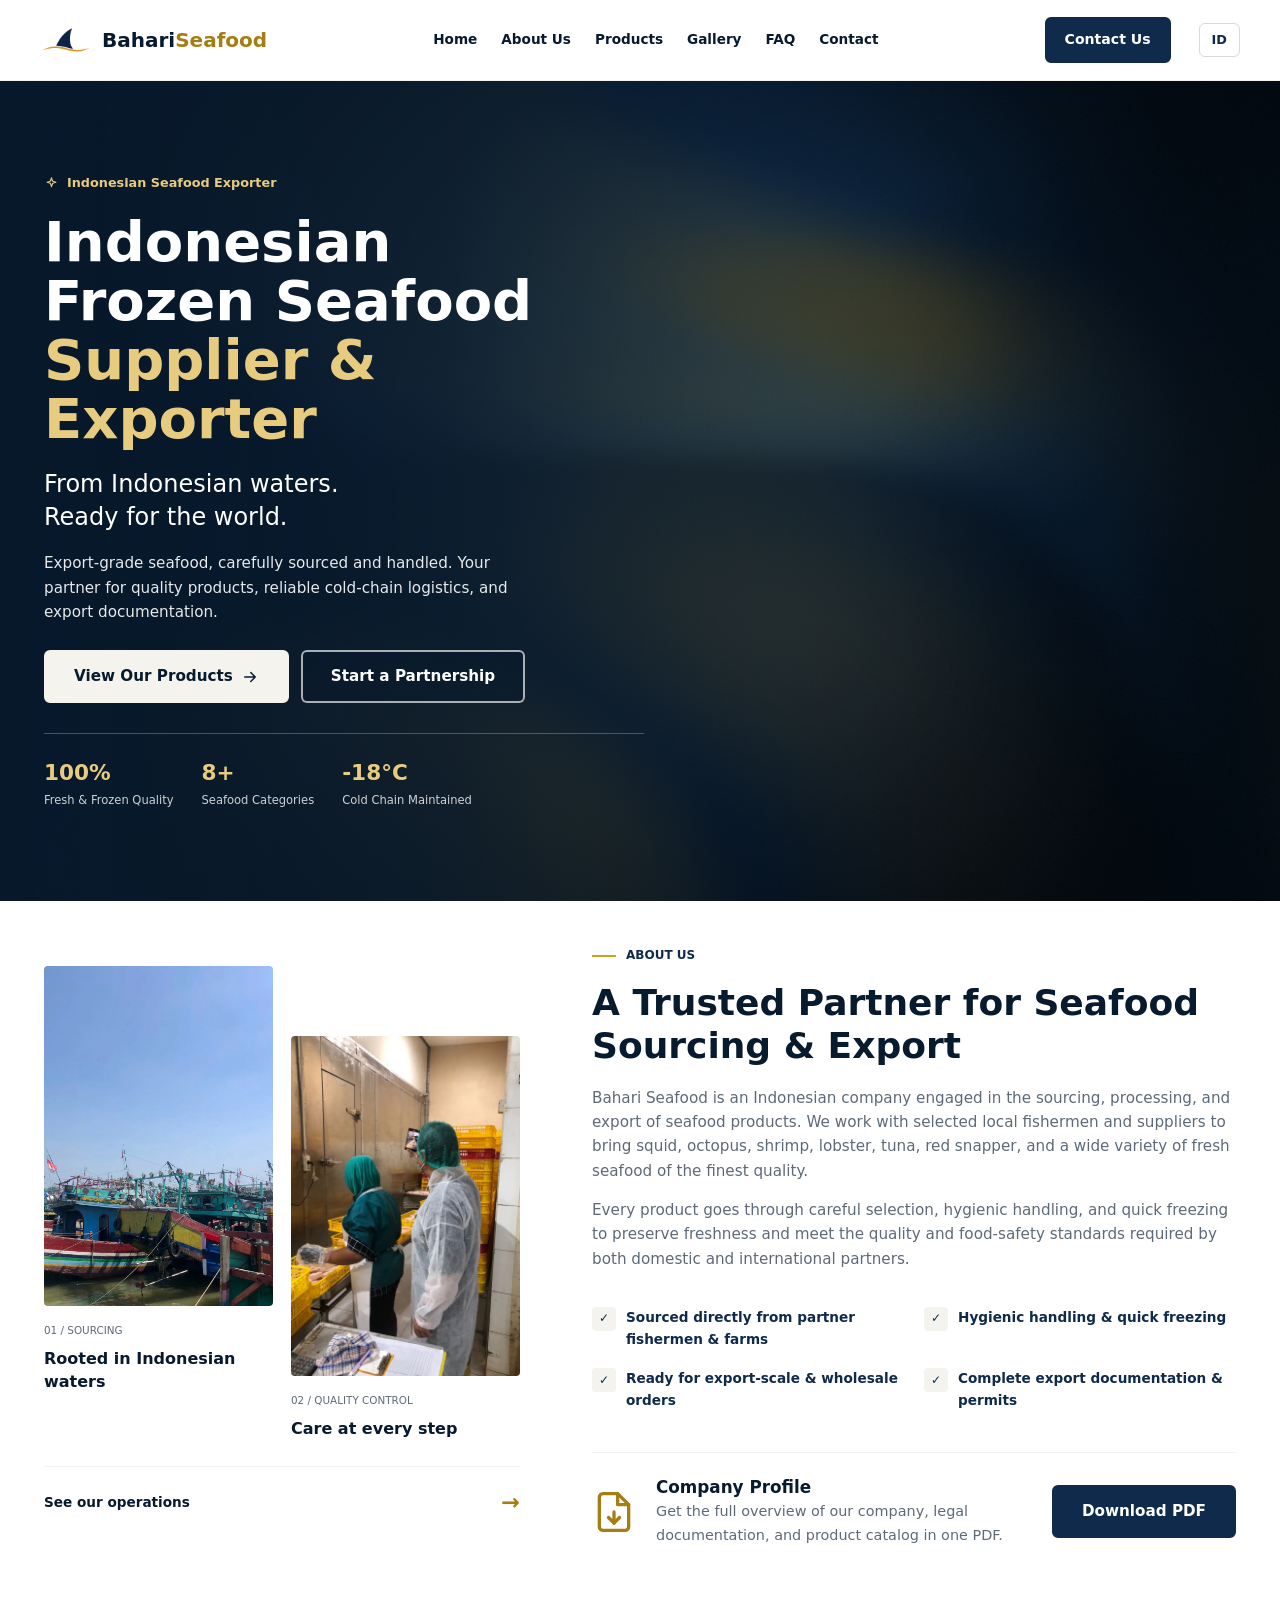
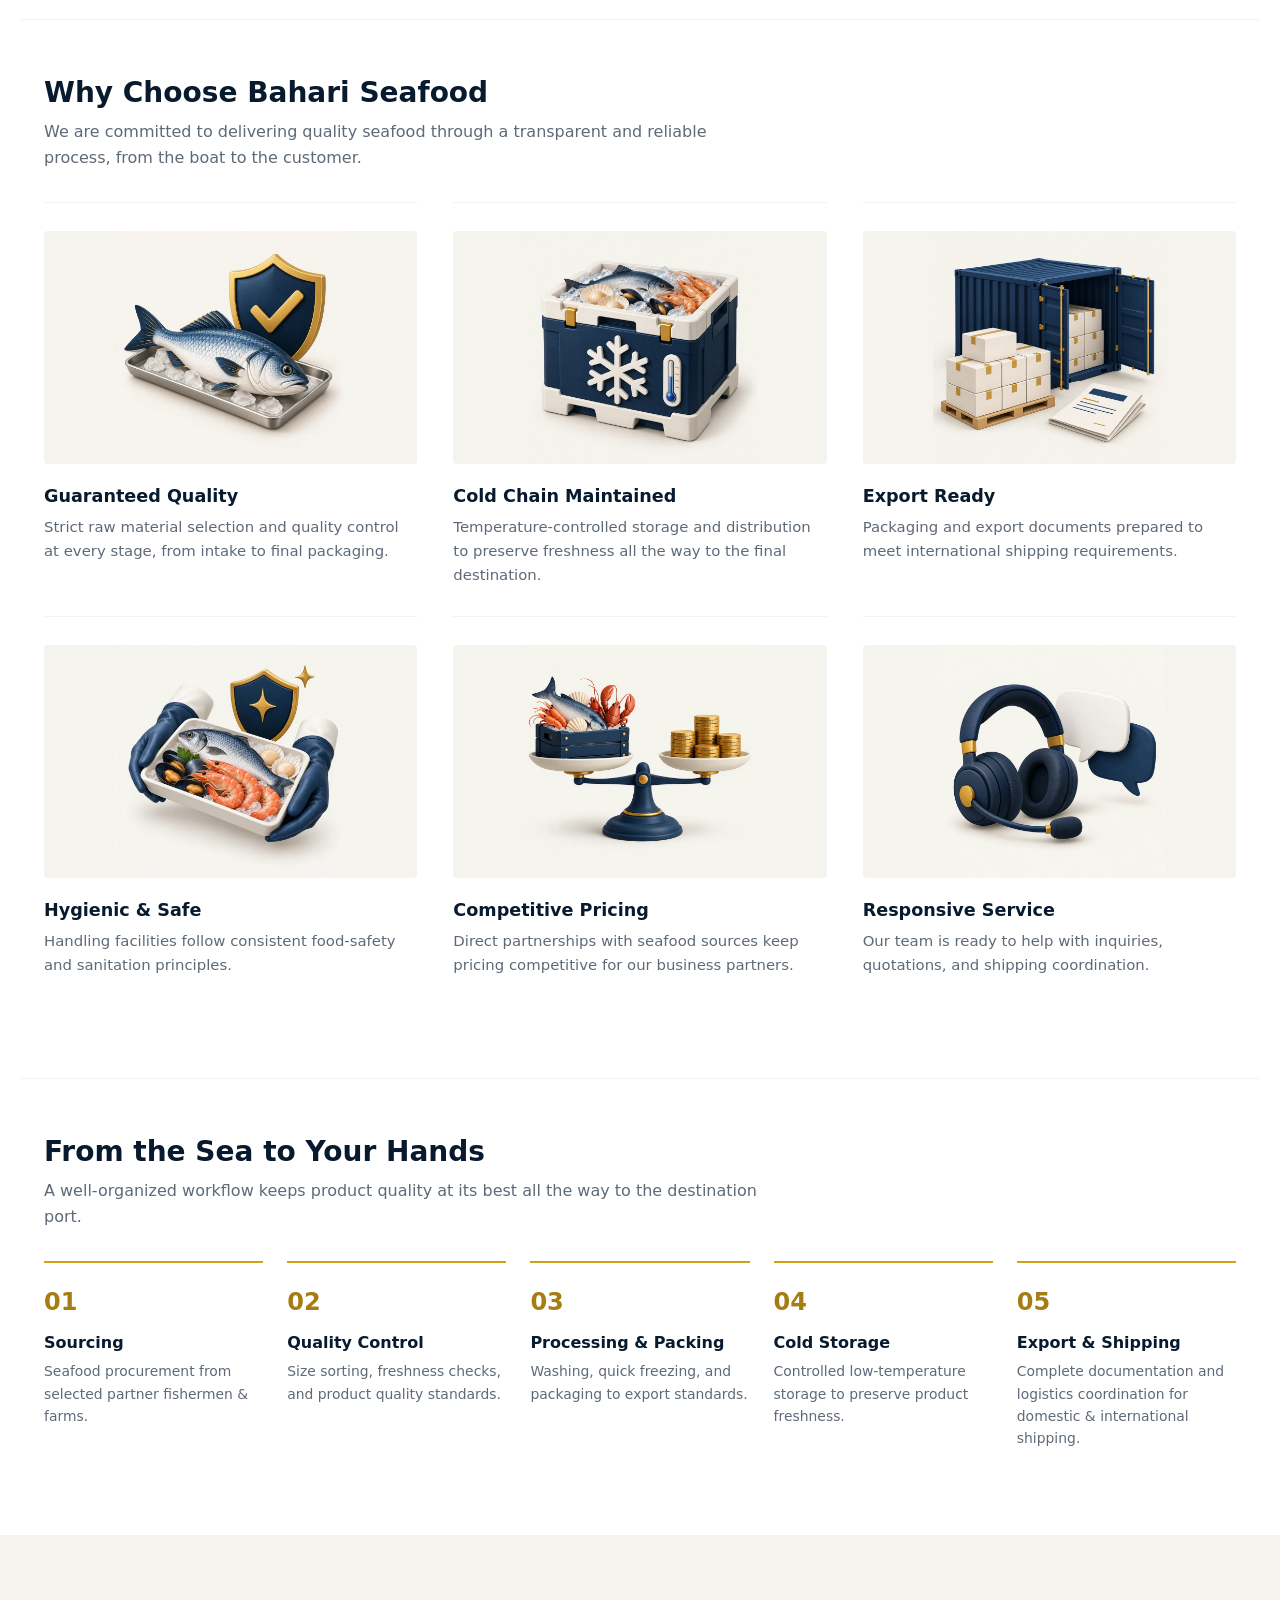
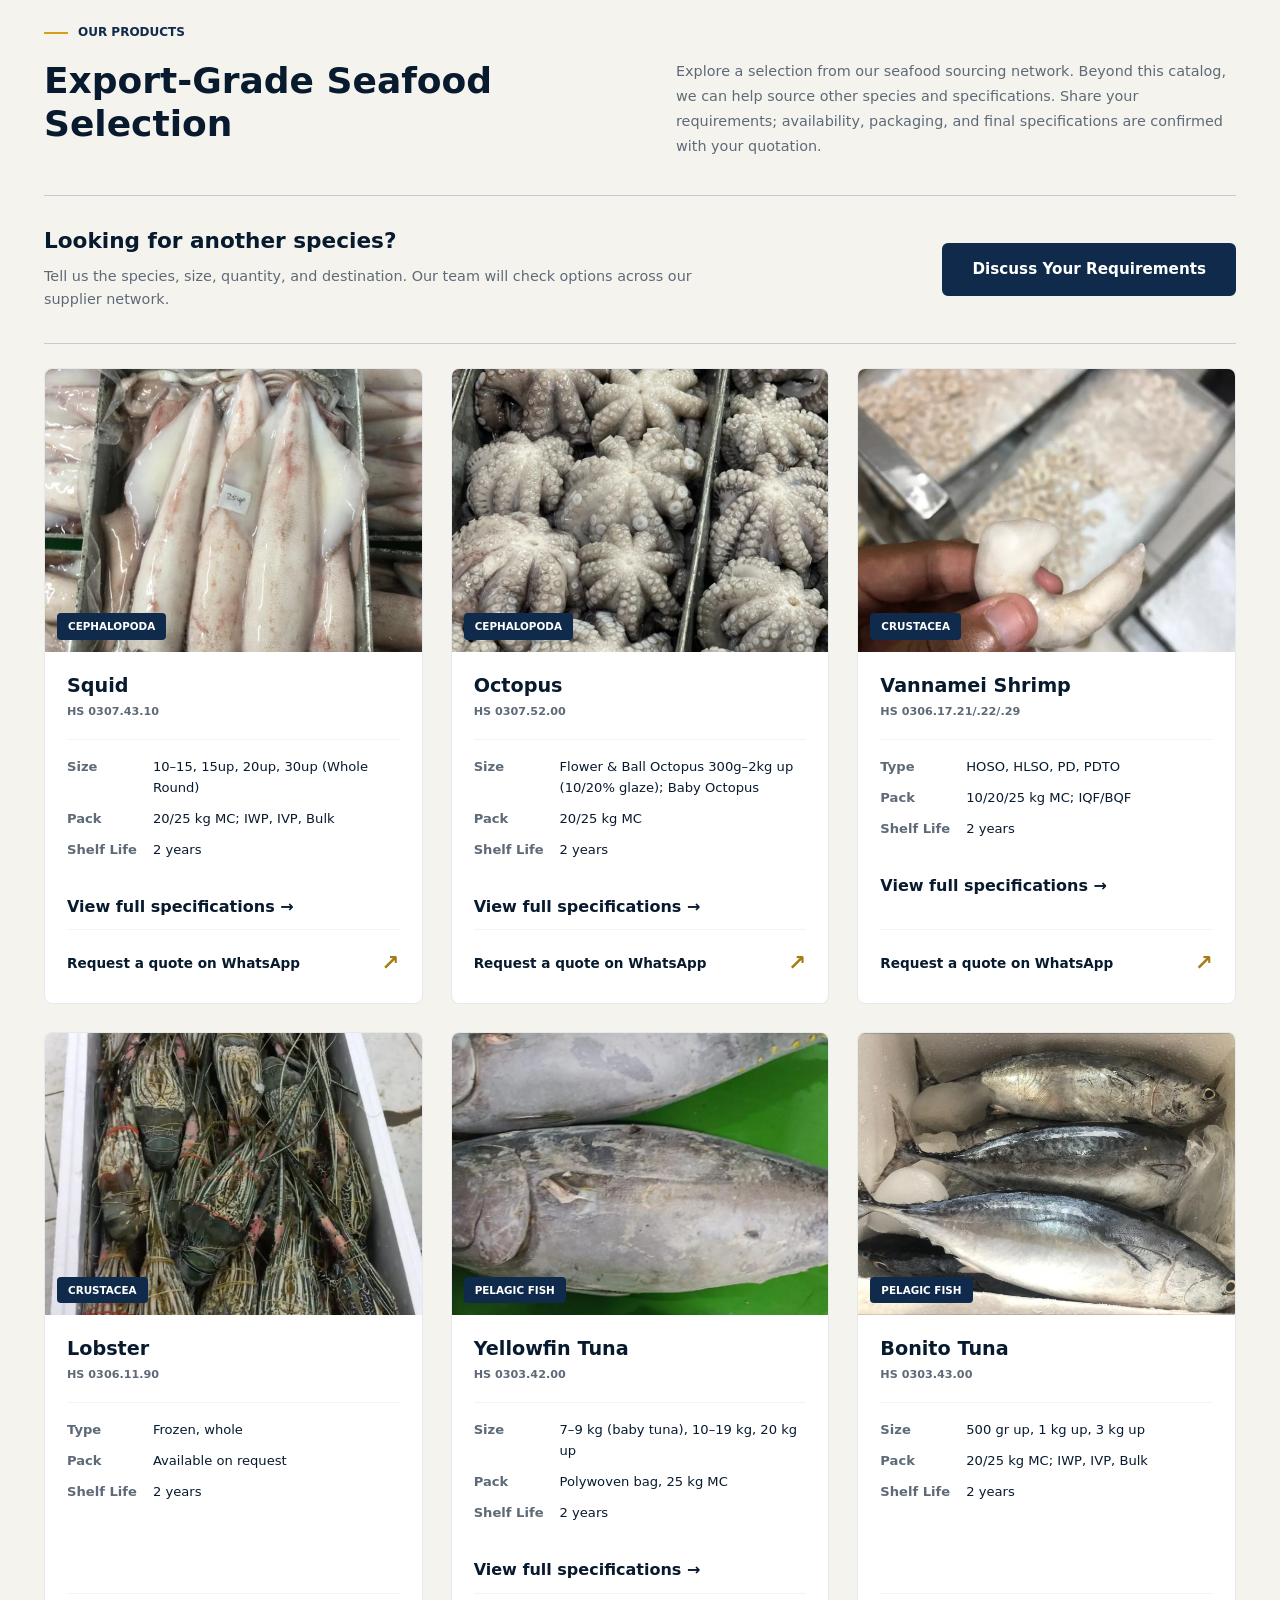
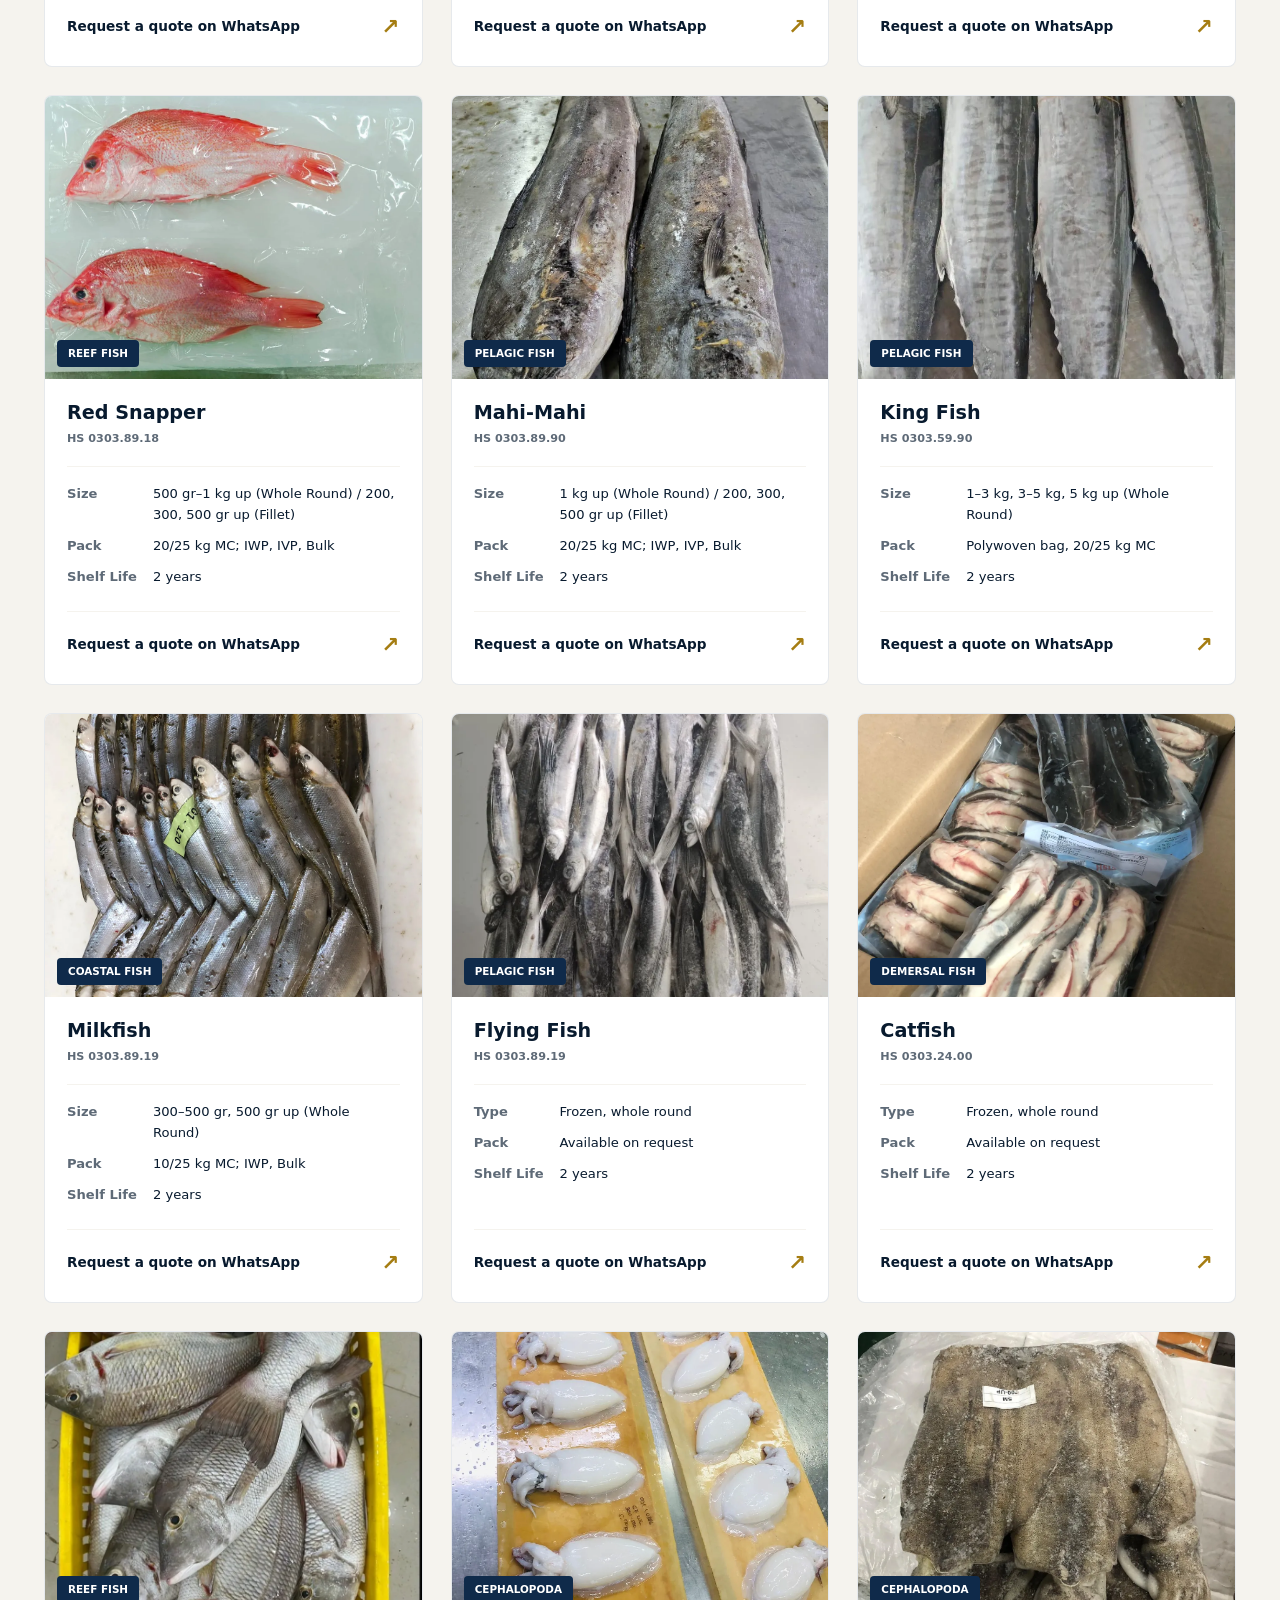
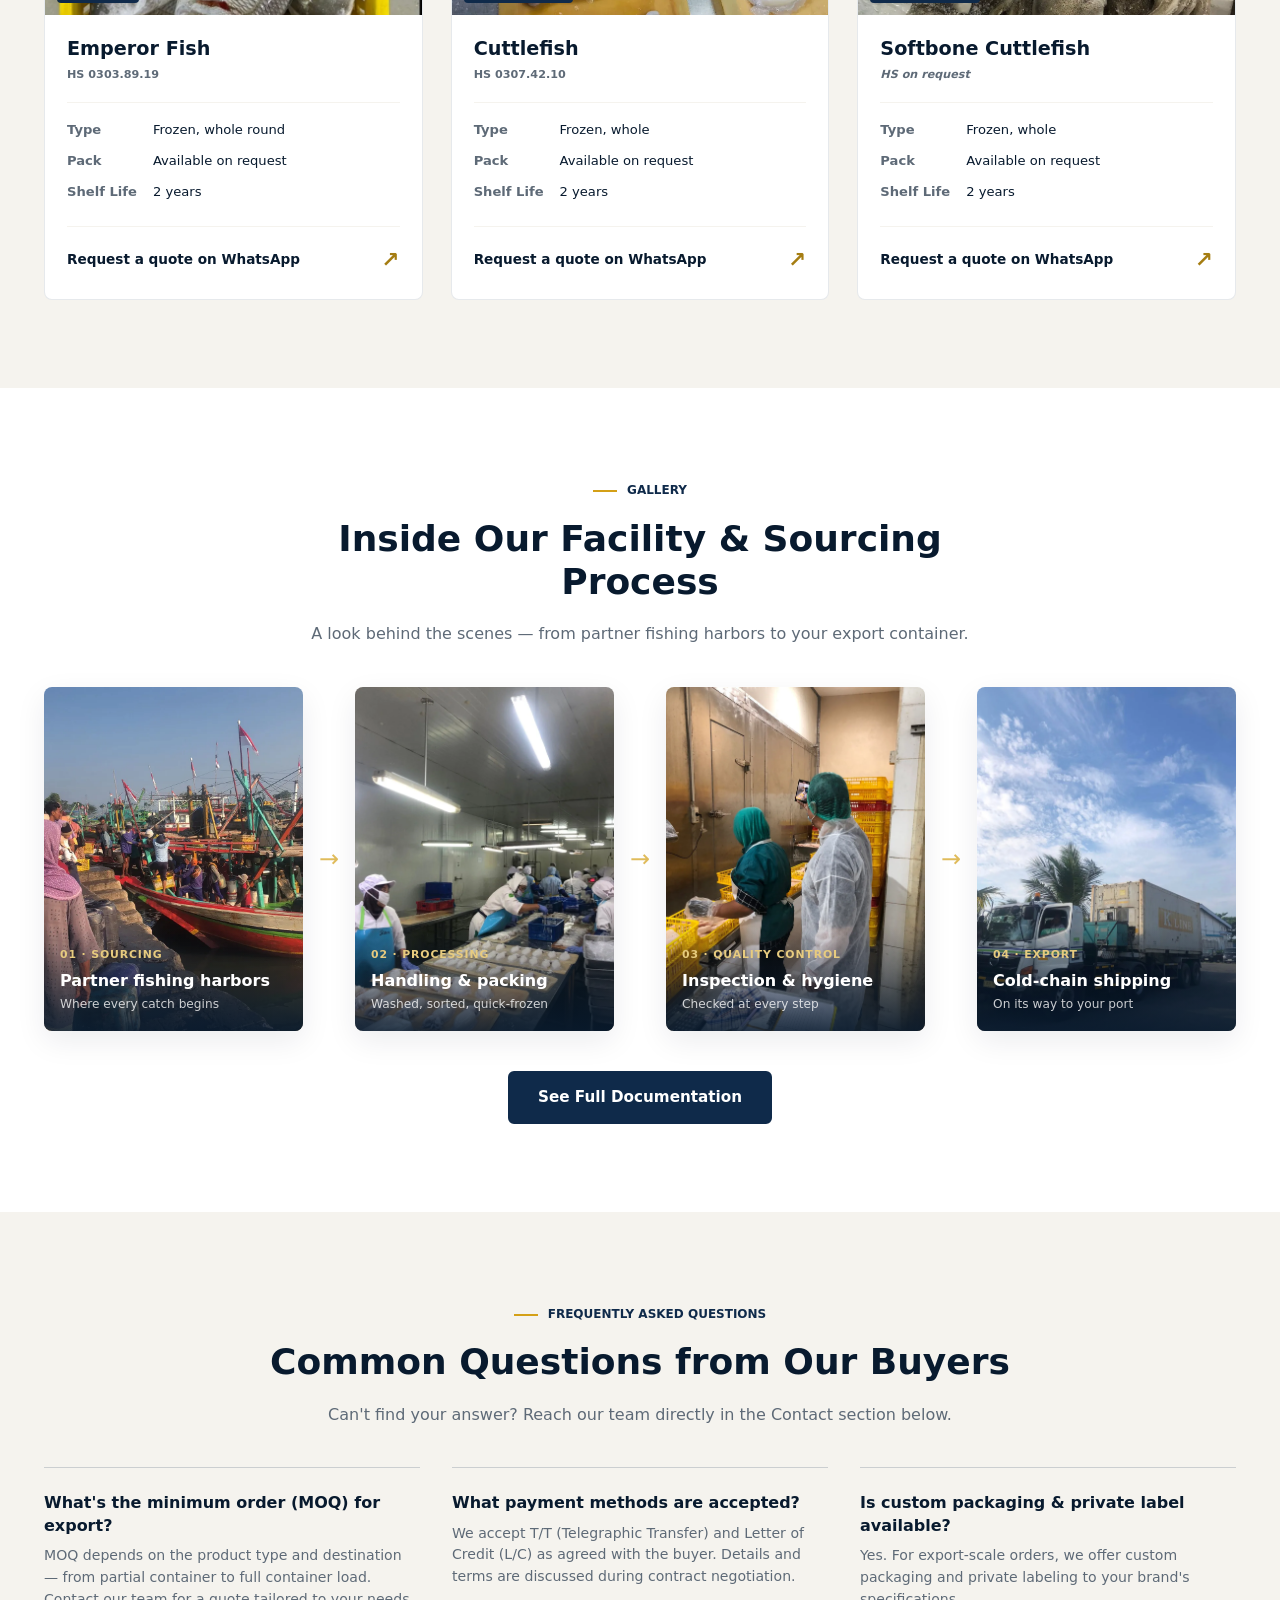
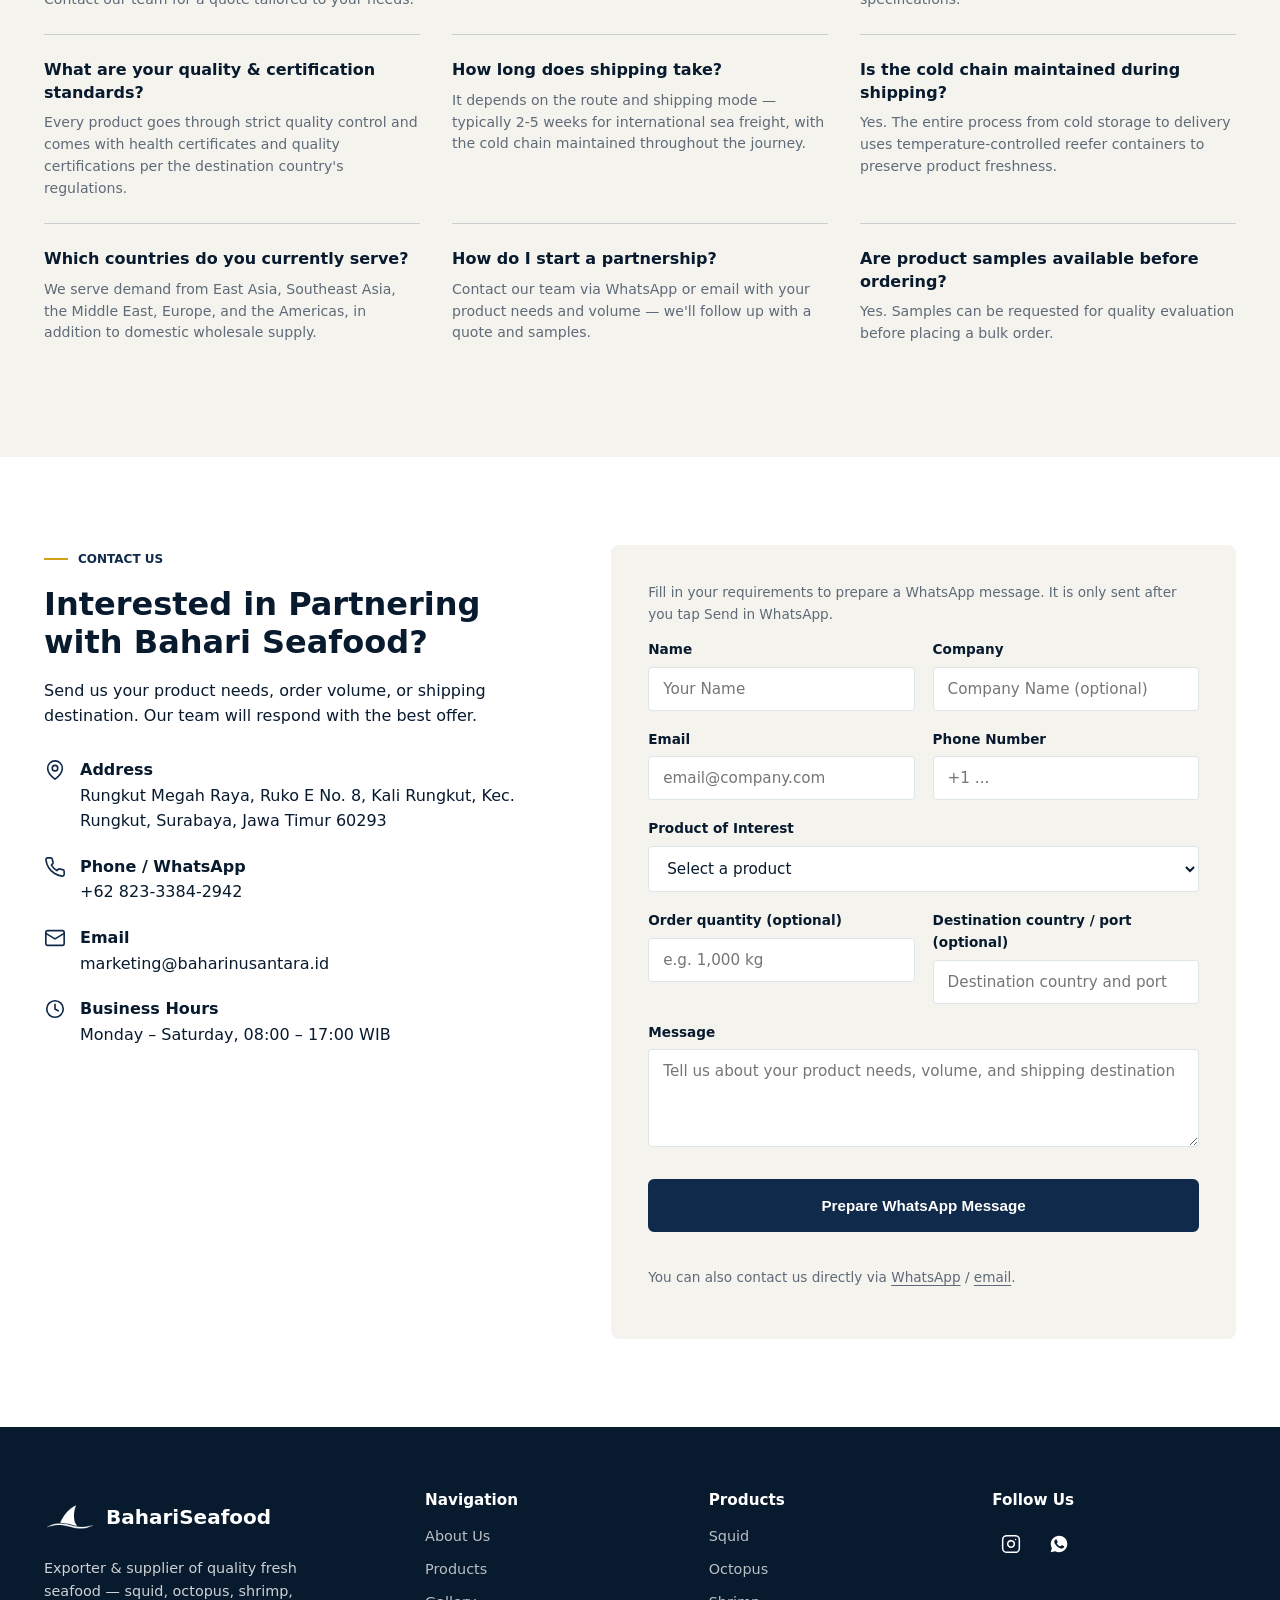
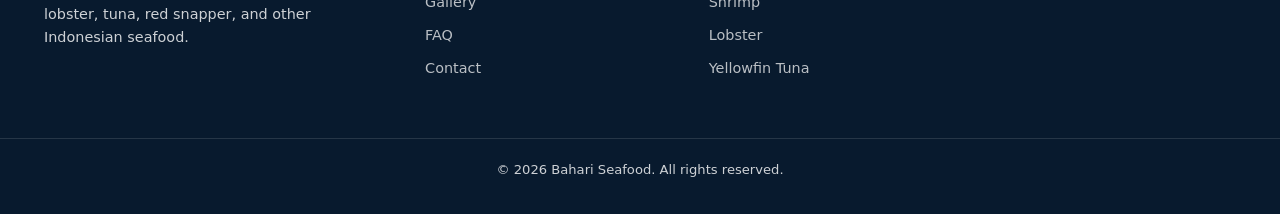
<file: index.html>
<!DOCTYPE html>
<html lang="en">
<head>
<meta charset="UTF-8">
<meta name="viewport" content="width=device-width, initial-scale=1.0">
<title>Indonesian Frozen Seafood Supplier &amp; Exporter | Bahari Seafood</title>
<meta name="description" content="Source frozen squid, octopus, vannamei shrimp and tuna from Indonesia. Explore product specifications and packing options. Request a quote from Bahari Seafood.">
<link rel="canonical" href="https://seafood.baharinusantara.id/">
<link rel="alternate" hreflang="en" href="https://seafood.baharinusantara.id/">
<link rel="alternate" hreflang="id" href="https://seafood.baharinusantara.id/id/">
<link rel="alternate" hreflang="x-default" href="https://seafood.baharinusantara.id/">
<meta property="og:type" content="website">
<meta property="og:site_name" content="Bahari Seafood">
<meta property="og:title" content="Indonesian Frozen Seafood Supplier &amp; Exporter | Bahari Seafood">
<meta property="og:description" content="Source frozen squid, octopus, vannamei shrimp and tuna from Indonesia. Explore product specifications and packing options. Request a quote from Bahari Seafood.">
<meta property="og:url" content="https://seafood.baharinusantara.id/">
<meta property="og:image" content="https://seafood.baharinusantara.id/images/gallery/gallery-visit-harbor-fleet.webp">
<meta property="og:image:alt" content="Indonesian Frozen Seafood Supplier &amp; Exporter | Bahari Seafood">
<meta property="og:locale" content="en_US">
<meta property="og:locale:alternate" content="id_ID">
<meta name="twitter:card" content="summary_large_image">
<script type="application/ld+json">
{
  "@context": "https://schema.org",
  "@graph": [
    {
      "@type": "Organization",
      "@id": "https://seafood.baharinusantara.id/#organization",
      "name": "Bahari Seafood",
      "url": "https://seafood.baharinusantara.id/",
      "logo": "https://seafood.baharinusantara.id/images/bahari-icon.png",
      "email": "marketing@baharinusantara.id",
      "telephone": "+62-823-3384-2942",
      "sameAs": [
        "https://instagram.com/bahariseafood.id"
      ],
      "address": {
        "@type": "PostalAddress",
        "streetAddress": "Rungkut Megah Raya, Ruko E No. 8, Kali Rungkut, Kec. Rungkut",
        "addressLocality": "Surabaya",
        "addressRegion": "Jawa Timur",
        "postalCode": "60293",
        "addressCountry": "ID"
      }
    }
  ]
}
</script>
<link rel="icon" href="images/favicon.png" type="image/png">
<link rel="stylesheet" href="css/style.css">
</head>
<body>

<!-- ===== HEADER ===== -->
<header class="site-header" id="header">
  <div class="container header-inner">
    <a href="#home" class="logo">
      <img src="images/bahari-icon.png" alt="Bahari Seafood" class="logo-mark logo-mark--bahari">
      <span class="logo-text">Bahari<em>Seafood</em></span>
    </a>

    <nav class="main-nav" id="mainNav">
      <a href="#home">Home</a>
      <a href="#about">About Us</a>
      <a href="#products">Products</a>
      <a href="gallery.html">Gallery</a>
      <a href="#faq">FAQ</a>
      <a href="#contact">Contact</a>
    </nav>

    <a href="#contact" class="btn btn-primary nav-cta">Contact Us</a>

    <a href="id/" class="lang-switch" lang="id" hreflang="id">ID</a>

    <button class="nav-toggle" id="navToggle" aria-label="Open menu" aria-expanded="false">
      <span></span><span></span><span></span>
    </button>
  </div>
</header>
<div class="nav-backdrop" id="navBackdrop" aria-hidden="true"></div>

<main>

  <!-- ===== HERO ===== -->
  <section class="hero" id="home">
    <div class="hero-mesh" aria-hidden="true">
      <canvas id="heroShaderCanvas" class="hero-shader-canvas"></canvas>
    </div>
    <div class="hero-scrim" aria-hidden="true"></div>
    <div class="container hero-inner">
      <div class="hero-copy">
        <p class="hero-badge intro-in" style="--d:.3s">
          <svg class="hero-badge-icon" viewBox="0 0 24 24" fill="none" stroke="currentColor" stroke-width="1.8" stroke-linecap="round" stroke-linejoin="round" aria-hidden="true"><path d="M12 3l1.9 5.3L19 10l-5.1 1.7L12 17l-1.9-5.3L5 10l5.1-1.7L12 3z"/></svg>
          Indonesian Seafood Exporter
        </p>
        <h1 class="hero-title">Indonesian Frozen Seafood <span>Supplier &amp; Exporter</span></h1>
        <p class="hero-lead">From Indonesian waters.<br>Ready for the world.</p>
        <p class="hero-desc">Export-grade seafood, carefully sourced and handled. Your partner for quality products, reliable cold-chain logistics, and export documentation.</p>
        <div class="hero-actions intro-in" style="--d:1.5s">
          <a href="#products" class="btn btn-primary">View Our Products <svg class="btn-icon" viewBox="0 0 24 24" fill="none" stroke="currentColor" stroke-width="2" stroke-linecap="round" stroke-linejoin="round" aria-hidden="true"><path d="M5 12h14M13 6l6 6-6 6"/></svg></a>
          <a href="#contact" class="btn btn-outline">Start a Partnership</a>
        </div>
        <div class="hero-stats intro-in" style="--d:1.75s">
          <div class="stat"><span class="stat-num">100%</span><span class="stat-label">Fresh &amp; Frozen Quality</span></div>
          <div class="stat"><span class="stat-num">8+</span><span class="stat-label">Seafood Categories</span></div>
          <div class="stat"><span class="stat-num">-18°C</span><span class="stat-label">Cold Chain Maintained</span></div>
        </div>
      </div>
    </div>
    <svg class="hero-wave" viewBox="0 0 1440 100" preserveAspectRatio="none" aria-hidden="true"><path d="M0,40 C240,100 480,0 720,40 C960,80 1200,20 1440,50 L1440,100 L0,100 Z" fill="#F5F3EE"></path></svg>
  </section>

  <!-- ===== ABOUT US + WHY CHOOSE US + EXPORT PROCESS (combined) ===== -->
  <section class="section" id="about">
    <div class="container about-grid">
      <div class="about-documentary reveal">
        <figure class="about-photo-main">
          <img src="images/gallery/gallery-visit-harbor-fleet.webp" alt="Fishing fleet at our partner harbor" loading="lazy" width="957" height="1276">
          <figcaption><span>01 / SOURCING</span><strong>Rooted in Indonesian waters</strong></figcaption>
        </figure>
        <figure class="about-photo-detail">
          <img src="images/gallery/gallery-visit-qc.webp" alt="Quality inspection at the processing facility" loading="lazy" width="1050" height="1400">
          <figcaption><span>02 / QUALITY CONTROL</span><strong>Care at every step</strong></figcaption>
        </figure>
        <a class="about-gallery-link" href="gallery.html">See our operations <span aria-hidden="true">&rarr;</span></a>
      </div>
      <div class="about-copy reveal">
        <p class="eyebrow">About Us</p>
        <h2>A Trusted Partner for Seafood Sourcing &amp; Export</h2>
        <p>Bahari Seafood is an Indonesian company engaged in the sourcing, processing, and export of seafood products. We work with selected local fishermen and suppliers to bring squid, octopus, shrimp, lobster, tuna, red snapper, and a wide variety of fresh seafood of the finest quality.</p>
        <p>Every product goes through careful selection, hygienic handling, and quick freezing to preserve freshness and meet the quality and food-safety standards required by both domestic and international partners.</p>
        <div class="about-points">
          <div class="point"><span class="point-icon">✓</span> Sourced directly from partner fishermen &amp; farms</div>
          <div class="point"><span class="point-icon">✓</span> Hygienic handling &amp; quick freezing</div>
          <div class="point"><span class="point-icon">✓</span> Ready for export-scale &amp; wholesale orders</div>
          <div class="point"><span class="point-icon">✓</span> Complete export documentation &amp; permits</div>
        </div>

        <div class="compro-cta">
          <div class="compro-icon" aria-hidden="true"><svg viewBox="0 0 24 24" fill="none" stroke="currentColor" stroke-width="1.8" stroke-linecap="round" stroke-linejoin="round"><path d="M14 2H6a2 2 0 0 0-2 2v16a2 2 0 0 0 2 2h12a2 2 0 0 0 2-2V8z"/><path d="M14 2v6h6"/><path d="M12 18v-6"/><path d="M9 15l3 3 3-3"/></svg></div>
          <div class="compro-text">
            <h3>Company Profile</h3>
            <p>Get the full overview of our company, legal documentation, and product catalog in one PDF.</p>
          </div>
          <a href="files/Bahari-Seafood-Company-Profile.pdf" class="btn btn-primary compro-btn" target="_blank" rel="noopener" download>Download PDF</a>
        </div>
      </div>
    </div>

    <div class="container about-sub">
      <div class="about-sub-head reveal">
        <h3>Why Choose Bahari Seafood</h3>
        <p>We are committed to delivering quality seafood through a transparent and reliable process, from the boat to the customer.</p>
      </div>
      <div class="feature-grid">
        <div class="feature-card reveal">
          <div class="feature-icon"><img src="images/icons/benefit-quality.webp" alt="" loading="lazy" width="900" height="900"></div>
          <h3>Guaranteed Quality</h3>
          <p>Strict raw material selection and quality control at every stage, from intake to final packaging.</p>
        </div>
        <div class="feature-card reveal">
          <div class="feature-icon"><img src="images/icons/benefit-cold.webp" alt="" loading="lazy" width="900" height="900"></div>
          <h3>Cold Chain Maintained</h3>
          <p>Temperature-controlled storage and distribution to preserve freshness all the way to the final destination.</p>
        </div>
        <div class="feature-card reveal">
          <div class="feature-icon"><img src="images/icons/benefit-export.webp" alt="" loading="lazy" width="900" height="900"></div>
          <h3>Export Ready</h3>
          <p>Packaging and export documents prepared to meet international shipping requirements.</p>
        </div>
        <div class="feature-card reveal">
          <div class="feature-icon"><img src="images/icons/benefit-hygiene.webp" alt="" loading="lazy" width="900" height="900"></div>
          <h3>Hygienic &amp; Safe</h3>
          <p>Handling facilities follow consistent food-safety and sanitation principles.</p>
        </div>
        <div class="feature-card reveal">
          <div class="feature-icon"><img src="images/icons/benefit-pricing.webp" alt="" loading="lazy" width="900" height="900"></div>
          <h3>Competitive Pricing</h3>
          <p>Direct partnerships with seafood sources keep pricing competitive for our business partners.</p>
        </div>
        <div class="feature-card reveal">
          <div class="feature-icon"><img src="images/icons/benefit-service.webp" alt="" loading="lazy" width="900" height="900"></div>
          <h3>Responsive Service</h3>
          <p>Our team is ready to help with inquiries, quotations, and shipping coordination.</p>
        </div>
      </div>
    </div>

    <div class="container about-sub">
      <div class="about-sub-head reveal">
        <h3>From the Sea to Your Hands</h3>
        <p>A well-organized workflow keeps product quality at its best all the way to the destination port.</p>
      </div>
      <div class="process-grid">
        <div class="process-step reveal">
          <span class="process-num">01</span>
          <h3>Sourcing</h3>
          <p>Seafood procurement from selected partner fishermen &amp; farms.</p>
        </div>
        <div class="process-step reveal">
          <span class="process-num">02</span>
          <h3>Quality Control</h3>
          <p>Size sorting, freshness checks, and product quality standards.</p>
        </div>
        <div class="process-step reveal">
          <span class="process-num">03</span>
          <h3>Processing &amp; Packing</h3>
          <p>Washing, quick freezing, and packaging to export standards.</p>
        </div>
        <div class="process-step reveal">
          <span class="process-num">04</span>
          <h3>Cold Storage</h3>
          <p>Controlled low-temperature storage to preserve product freshness.</p>
        </div>
        <div class="process-step reveal">
          <span class="process-num">05</span>
          <h3>Export &amp; Shipping</h3>
          <p>Complete documentation and logistics coordination for domestic &amp; international shipping.</p>
        </div>
      </div>
    </div>
  </section>

  <!-- ===== PRODUCTS ===== -->
  <section class="section" id="products">
    <div class="container">
      <div class="section-head reveal">
        <p class="eyebrow">Our Products</p>
        <h2>Export-Grade Seafood Selection</h2>
        <p class="section-sub">Explore a selection from our seafood sourcing network. Beyond this catalog, we can help source other species and specifications. Share your requirements; availability, packaging, and final specifications are confirmed with your quotation.</p>
      </div>

      <div class="sourcing-request">
        <div><h3>Looking for another species?</h3><p>Tell us the species, size, quantity, and destination. Our team will check options across our supplier network.</p></div>
        <a class="btn btn-primary" href="https://wa.me/6282333842942?text=Hello%20Bahari%20Seafood%2C%20I%20have%20a%20custom%20seafood%20sourcing%20request." target="_blank" rel="noopener">Discuss Your Requirements</a>
      </div>

      <div class="product-grid product-grid--specs">

        <article class="product-card reveal">
          <div class="product-photo">
            <img src="images/gallery/gallery-squid.webp" alt="Frozen whole round squid" loading="lazy" width="1050" height="1400">
            <span class="product-category">Cephalopoda</span>
          </div>
          <div class="product-body">
            <div class="product-title-row"><h3><a href="products/frozen-squid.html">Squid</a></h3><span class="product-hs">HS 0307.43.10</span></div>
            <dl class="product-specs">
              <dt>Size</dt><dd>10–15, 15up, 20up, 30up (Whole Round)</dd>
              <dt>Pack</dt><dd>20/25 kg MC; IWP, IVP, Bulk</dd>
              <dt>Shelf Life</dt><dd>2 years</dd>
            </dl>
            <a class="product-detail-link" href="products/frozen-squid.html">View full specifications <span aria-hidden="true">→</span></a>
            <a class="product-inquiry" href="https://wa.me/6282333842942?text=Hello%20Bahari%20Seafood%2C%20I%20would%20like%20a%20quotation%20for%20Squid." target="_blank" rel="noopener">Request a quote on WhatsApp <span aria-hidden="true">↗</span></a>
          </div>
        </article>

        <article class="product-card reveal">
          <div class="product-photo">
            <img src="images/gallery/gallery-octopus.webp" alt="Frozen octopus" loading="lazy" width="1050" height="1400">
            <span class="product-category">Cephalopoda</span>
          </div>
          <div class="product-body">
            <div class="product-title-row"><h3><a href="products/frozen-octopus.html">Octopus</a></h3><span class="product-hs">HS 0307.52.00</span></div>
            <dl class="product-specs">
              <dt>Size</dt><dd>Flower &amp; Ball Octopus 300g–2kg up (10/20% glaze); Baby Octopus</dd>
              <dt>Pack</dt><dd>20/25 kg MC</dd>
              <dt>Shelf Life</dt><dd>2 years</dd>
            </dl>
            <a class="product-detail-link" href="products/frozen-octopus.html">View full specifications <span aria-hidden="true">→</span></a>
            <a class="product-inquiry" href="https://wa.me/6282333842942?text=Hello%20Bahari%20Seafood%2C%20I%20would%20like%20a%20quotation%20for%20Octopus." target="_blank" rel="noopener">Request a quote on WhatsApp <span aria-hidden="true">↗</span></a>
          </div>
        </article>

        <article class="product-card reveal">
          <div class="product-photo">
            <img src="images/gallery/gallery-shrimp.webp" alt="Frozen Vannamei shrimp" loading="lazy" width="1050" height="1400">
            <span class="product-category">Crustacea</span>
          </div>
          <div class="product-body">
            <div class="product-title-row"><h3><a href="products/frozen-vannamei-shrimp.html">Vannamei Shrimp</a></h3><span class="product-hs">HS 0306.17.21/.22/.29</span></div>
            <dl class="product-specs">
              <dt>Type</dt><dd>HOSO, HLSO, PD, PDTO</dd>
              <dt>Pack</dt><dd>10/20/25 kg MC; IQF/BQF</dd>
              <dt>Shelf Life</dt><dd>2 years</dd>
            </dl>
            <a class="product-detail-link" href="products/frozen-vannamei-shrimp.html">View full specifications <span aria-hidden="true">→</span></a>
            <a class="product-inquiry" href="https://wa.me/6282333842942?text=Hello%20Bahari%20Seafood%2C%20I%20would%20like%20a%20quotation%20for%20Vannamei%20Shrimp." target="_blank" rel="noopener">Request a quote on WhatsApp <span aria-hidden="true">↗</span></a>
          </div>
        </article>

        <article class="product-card reveal">
          <div class="product-photo">
            <img src="images/gallery/gallery-lobster.webp" alt="Frozen lobster, packed for export" loading="lazy" width="720" height="1280">
            <span class="product-category">Crustacea</span>
          </div>
          <div class="product-body">
            <div class="product-title-row"><h3>Lobster</h3><span class="product-hs">HS 0306.11.90</span></div>
            <dl class="product-specs">
              <dt>Type</dt><dd>Frozen, whole</dd>
              <dt>Pack</dt><dd>Available on request</dd>
              <dt>Shelf Life</dt><dd>2 years</dd>
            </dl>
            <a class="product-inquiry" href="https://wa.me/6282333842942?text=Hello%20Bahari%20Seafood%2C%20I%20would%20like%20a%20quotation%20for%20Lobster." target="_blank" rel="noopener">Request a quote on WhatsApp <span aria-hidden="true">↗</span></a>
          </div>
        </article>

        <article class="product-card reveal">
          <div class="product-photo">
            <img src="images/gallery/gallery-yellowfin-tuna.webp" alt="Frozen whole round yellowfin tuna" loading="lazy" width="1280" height="604">
            <span class="product-category">Pelagic Fish</span>
          </div>
          <div class="product-body">
            <div class="product-title-row"><h3><a href="products/frozen-yellowfin-tuna.html">Yellowfin Tuna</a></h3><span class="product-hs">HS 0303.42.00</span></div>
            <dl class="product-specs">
              <dt>Size</dt><dd>7–9 kg (baby tuna), 10–19 kg, 20 kg up</dd>
              <dt>Pack</dt><dd>Polywoven bag, 25 kg MC</dd>
              <dt>Shelf Life</dt><dd>2 years</dd>
            </dl>
            <a class="product-detail-link" href="products/frozen-yellowfin-tuna.html">View full specifications <span aria-hidden="true">→</span></a>
            <a class="product-inquiry" href="https://wa.me/6282333842942?text=Hello%20Bahari%20Seafood%2C%20I%20would%20like%20a%20quotation%20for%20Yellowfin%20Tuna." target="_blank" rel="noopener">Request a quote on WhatsApp <span aria-hidden="true">↗</span></a>
          </div>
        </article>

        <article class="product-card reveal">
          <div class="product-photo">
            <img src="images/gallery/gallery-bonito-tuna.webp" alt="Frozen whole round bonito/skipjack tuna" loading="lazy" width="1400" height="1051">
            <span class="product-category">Pelagic Fish</span>
          </div>
          <div class="product-body">
            <div class="product-title-row"><h3>Bonito Tuna</h3><span class="product-hs">HS 0303.43.00</span></div>
            <dl class="product-specs">
              <dt>Size</dt><dd>500 gr up, 1 kg up, 3 kg up</dd>
              <dt>Pack</dt><dd>20/25 kg MC; IWP, IVP, Bulk</dd>
              <dt>Shelf Life</dt><dd>2 years</dd>
            </dl>
            <a class="product-inquiry" href="https://wa.me/6282333842942?text=Hello%20Bahari%20Seafood%2C%20I%20would%20like%20a%20quotation%20for%20Bonito%20Tuna." target="_blank" rel="noopener">Request a quote on WhatsApp <span aria-hidden="true">↗</span></a>
          </div>
        </article>

        <article class="product-card reveal">
          <div class="product-photo">
            <img src="images/gallery/gallery-red-snapper.webp" alt="Frozen whole round red snapper" loading="lazy" width="1400" height="908">
            <span class="product-category">Reef Fish</span>
          </div>
          <div class="product-body">
            <div class="product-title-row"><h3>Red Snapper</h3><span class="product-hs">HS 0303.89.18</span></div>
            <dl class="product-specs">
              <dt>Size</dt><dd>500 gr–1 kg up (Whole Round) / 200, 300, 500 gr up (Fillet)</dd>
              <dt>Pack</dt><dd>20/25 kg MC; IWP, IVP, Bulk</dd>
              <dt>Shelf Life</dt><dd>2 years</dd>
            </dl>
            <a class="product-inquiry" href="https://wa.me/6282333842942?text=Hello%20Bahari%20Seafood%2C%20I%20would%20like%20a%20quotation%20for%20Red%20Snapper." target="_blank" rel="noopener">Request a quote on WhatsApp <span aria-hidden="true">↗</span></a>
          </div>
        </article>

        <article class="product-card reveal">
          <div class="product-photo">
            <img src="images/gallery/gallery-mahi-mahi.webp" alt="Frozen whole round mahi-mahi" loading="lazy" width="960" height="1280">
            <span class="product-category">Pelagic Fish</span>
          </div>
          <div class="product-body">
            <div class="product-title-row"><h3>Mahi-Mahi</h3><span class="product-hs">HS 0303.89.90</span></div>
            <dl class="product-specs">
              <dt>Size</dt><dd>1 kg up (Whole Round) / 200, 300, 500 gr up (Fillet)</dd>
              <dt>Pack</dt><dd>20/25 kg MC; IWP, IVP, Bulk</dd>
              <dt>Shelf Life</dt><dd>2 years</dd>
            </dl>
            <a class="product-inquiry" href="https://wa.me/6282333842942?text=Hello%20Bahari%20Seafood%2C%20I%20would%20like%20a%20quotation%20for%20Mahi-Mahi." target="_blank" rel="noopener">Request a quote on WhatsApp <span aria-hidden="true">↗</span></a>
          </div>
        </article>

        <article class="product-card reveal">
          <div class="product-photo">
            <img src="images/gallery/gallery-king-fish.webp" alt="Frozen whole round king fish (tenggiri)" loading="lazy" width="720" height="1280">
            <span class="product-category">Pelagic Fish</span>
          </div>
          <div class="product-body">
            <div class="product-title-row"><h3>King Fish</h3><span class="product-hs">HS 0303.59.90</span></div>
            <dl class="product-specs">
              <dt>Size</dt><dd>1–3 kg, 3–5 kg, 5 kg up (Whole Round)</dd>
              <dt>Pack</dt><dd>Polywoven bag, 20/25 kg MC</dd>
              <dt>Shelf Life</dt><dd>2 years</dd>
            </dl>
            <a class="product-inquiry" href="https://wa.me/6282333842942?text=Hello%20Bahari%20Seafood%2C%20I%20would%20like%20a%20quotation%20for%20King%20Fish." target="_blank" rel="noopener">Request a quote on WhatsApp <span aria-hidden="true">↗</span></a>
          </div>
        </article>

        <article class="product-card reveal">
          <div class="product-photo">
            <img src="images/gallery/gallery-milkfish.webp" alt="Frozen whole round milkfish (bandeng)" loading="lazy" width="1050" height="1400">
            <span class="product-category">Coastal Fish</span>
          </div>
          <div class="product-body">
            <div class="product-title-row"><h3>Milkfish</h3><span class="product-hs">HS 0303.89.19</span></div>
            <dl class="product-specs">
              <dt>Size</dt><dd>300–500 gr, 500 gr up (Whole Round)</dd>
              <dt>Pack</dt><dd>10/25 kg MC; IWP, Bulk</dd>
              <dt>Shelf Life</dt><dd>2 years</dd>
            </dl>
            <a class="product-inquiry" href="https://wa.me/6282333842942?text=Hello%20Bahari%20Seafood%2C%20I%20would%20like%20a%20quotation%20for%20Milkfish." target="_blank" rel="noopener">Request a quote on WhatsApp <span aria-hidden="true">↗</span></a>
          </div>
        </article>

        <article class="product-card reveal">
          <div class="product-photo">
            <img src="images/gallery/gallery-flying-fish.webp" alt="Frozen flying fish" loading="lazy" width="864" height="1152">
            <span class="product-category">Pelagic Fish</span>
          </div>
          <div class="product-body">
            <div class="product-title-row"><h3>Flying Fish</h3><span class="product-hs">HS 0303.89.19</span></div>
            <dl class="product-specs">
              <dt>Type</dt><dd>Frozen, whole round</dd>
              <dt>Pack</dt><dd>Available on request</dd>
              <dt>Shelf Life</dt><dd>2 years</dd>
            </dl>
            <a class="product-inquiry" href="https://wa.me/6282333842942?text=Hello%20Bahari%20Seafood%2C%20I%20would%20like%20a%20quotation%20for%20Flying%20Fish." target="_blank" rel="noopener">Request a quote on WhatsApp <span aria-hidden="true">↗</span></a>
          </div>
        </article>

        <article class="product-card reveal">
          <div class="product-photo">
            <img src="images/gallery/gallery-catfish.webp" alt="Frozen catfish" loading="lazy" width="1050" height="1400">
            <span class="product-category">Demersal Fish</span>
          </div>
          <div class="product-body">
            <div class="product-title-row"><h3>Catfish</h3><span class="product-hs">HS 0303.24.00</span></div>
            <dl class="product-specs">
              <dt>Type</dt><dd>Frozen, whole round</dd>
              <dt>Pack</dt><dd>Available on request</dd>
              <dt>Shelf Life</dt><dd>2 years</dd>
            </dl>
            <a class="product-inquiry" href="https://wa.me/6282333842942?text=Hello%20Bahari%20Seafood%2C%20I%20would%20like%20a%20quotation%20for%20Catfish." target="_blank" rel="noopener">Request a quote on WhatsApp <span aria-hidden="true">↗</span></a>
          </div>
        </article>

        <article class="product-card reveal">
          <div class="product-photo">
            <img src="images/gallery/gallery-emperor-fish.webp" alt="Frozen emperor fish (lencam)" loading="lazy" width="821" height="1062">
            <span class="product-category">Reef Fish</span>
          </div>
          <div class="product-body">
            <div class="product-title-row"><h3>Emperor Fish</h3><span class="product-hs">HS 0303.89.19</span></div>
            <dl class="product-specs">
              <dt>Type</dt><dd>Frozen, whole round</dd>
              <dt>Pack</dt><dd>Available on request</dd>
              <dt>Shelf Life</dt><dd>2 years</dd>
            </dl>
            <a class="product-inquiry" href="https://wa.me/6282333842942?text=Hello%20Bahari%20Seafood%2C%20I%20would%20like%20a%20quotation%20for%20Emperor%20Fish." target="_blank" rel="noopener">Request a quote on WhatsApp <span aria-hidden="true">↗</span></a>
          </div>
        </article>

        <article class="product-card reveal">
          <div class="product-photo">
            <img src="images/gallery/gallery-cuttlefish.webp" alt="Frozen whole cuttlefish" loading="lazy" width="1200" height="1600">
            <span class="product-category">Cephalopoda</span>
          </div>
          <div class="product-body">
            <div class="product-title-row"><h3>Cuttlefish</h3><span class="product-hs">HS 0307.42.10</span></div>
            <dl class="product-specs">
              <dt>Type</dt><dd>Frozen, whole</dd>
              <dt>Pack</dt><dd>Available on request</dd>
              <dt>Shelf Life</dt><dd>2 years</dd>
            </dl>
            <a class="product-inquiry" href="https://wa.me/6282333842942?text=Hello%20Bahari%20Seafood%2C%20I%20would%20like%20a%20quotation%20for%20Cuttlefish." target="_blank" rel="noopener">Request a quote on WhatsApp <span aria-hidden="true">↗</span></a>
          </div>
        </article>

        <article class="product-card reveal">
          <div class="product-photo">
            <img src="images/gallery/gallery-softbone-cuttlefish.webp" alt="Frozen softbone cuttlefish" loading="lazy" width="1050" height="1400">
            <span class="product-category">Cephalopoda</span>
          </div>
          <div class="product-body">
            <div class="product-title-row"><h3>Softbone Cuttlefish</h3><span class="product-hs product-hs--tbd">HS on request</span></div>
            <dl class="product-specs">
              <dt>Type</dt><dd>Frozen, whole</dd>
              <dt>Pack</dt><dd>Available on request</dd>
              <dt>Shelf Life</dt><dd>2 years</dd>
            </dl>
            <a class="product-inquiry" href="https://wa.me/6282333842942?text=Hello%20Bahari%20Seafood%2C%20I%20would%20like%20a%20quotation%20for%20Softbone%20Cuttlefish." target="_blank" rel="noopener">Request a quote on WhatsApp <span aria-hidden="true">↗</span></a>
          </div>
        </article>

      </div>
    </div>
  </section>

  <!-- ===== GALLERY PREVIEW ===== -->
  <section class="section">
    <div class="container">
      <div class="section-head reveal">
        <p class="eyebrow">Gallery</p>
        <h2>Inside Our Facility &amp; Sourcing Process</h2>
        <p class="section-sub">A look behind the scenes — from partner fishing harbors to your export container.</p>
      </div>

      <div class="gallery-story reveal">

        <div class="gallery-story-item">
          <img src="images/gallery/gallery-harbor.webp" alt="Local fishing boats at partner harbor" loading="lazy" width="788" height="1400">
          <div class="gallery-story-caption">
            <span class="gallery-story-num">01 · Sourcing</span>
            <strong>Partner fishing harbors</strong>
            <p>Where every catch begins</p>
          </div>
        </div>

        <span class="gallery-story-arrow" aria-hidden="true">&rarr;</span>

        <div class="gallery-story-item">
          <img src="images/gallery/gallery-visit-squid-processing.webp" alt="Staff processing squid on the packing line" loading="lazy" width="1050" height="1400">
          <div class="gallery-story-caption">
            <span class="gallery-story-num">02 · Processing</span>
            <strong>Handling &amp; packing</strong>
            <p>Washed, sorted, quick-frozen</p>
          </div>
        </div>

        <span class="gallery-story-arrow" aria-hidden="true">&rarr;</span>

        <div class="gallery-story-item">
          <img src="images/gallery/gallery-visit-qc.webp" alt="Staff conducting a quality control check" loading="lazy" width="1050" height="1400">
          <div class="gallery-story-caption">
            <span class="gallery-story-num">03 · Quality Control</span>
            <strong>Inspection &amp; hygiene</strong>
            <p>Checked at every step</p>
          </div>
        </div>

        <span class="gallery-story-arrow" aria-hidden="true">&rarr;</span>

        <div class="gallery-story-item">
          <img src="images/gallery/gallery-visit-container-truck.webp" alt="Reefer container truck ready for export shipment" loading="lazy" width="1050" height="1400">
          <div class="gallery-story-caption">
            <span class="gallery-story-num">04 · Export</span>
            <strong>Cold-chain shipping</strong>
            <p>On its way to your port</p>
          </div>
        </div>

      </div>

      <div class="gallery-preview-cta reveal">
        <a href="gallery.html" class="btn btn-primary">See Full Documentation</a>
      </div>
    </div>
  </section>

  <!-- ===== FAQ ===== -->
  <section class="section faq-section" id="faq">
    <div class="container">
      <div class="section-head reveal">
        <p class="eyebrow">Frequently Asked Questions</p>
        <h2>Common Questions from Our Buyers</h2>
        <p class="section-sub">Can't find your answer? Reach our team directly in the Contact section below.</p>
      </div>
    </div>

    <div class="faq-rows reveal">
      <div class="faq-scroller">
        <div class="faq-track" style="--duration:55s">
          <div class="faq-group">
            <div class="faq-card">
              <h3>What's the minimum order (MOQ) for export?</h3>
              <p>MOQ depends on the product type and destination — from partial container to full container load. Contact our team for a quote tailored to your needs.</p>
            </div>
            <div class="faq-card">
              <h3>What payment methods are accepted?</h3>
              <p>We accept T/T (Telegraphic Transfer) and Letter of Credit (L/C) as agreed with the buyer. Details and terms are discussed during contract negotiation.</p>
            </div>
            <div class="faq-card">
              <h3>Is custom packaging &amp; private label available?</h3>
              <p>Yes. For export-scale orders, we offer custom packaging and private labeling to your brand's specifications.</p>
            </div>
          </div>
          <div class="faq-group" aria-hidden="true">
            <div class="faq-card">
              <h3>What's the minimum order (MOQ) for export?</h3>
              <p>MOQ depends on the product type and destination — from partial container to full container load. Contact our team for a quote tailored to your needs.</p>
            </div>
            <div class="faq-card">
              <h3>What payment methods are accepted?</h3>
              <p>We accept T/T (Telegraphic Transfer) and Letter of Credit (L/C) as agreed with the buyer. Details and terms are discussed during contract negotiation.</p>
            </div>
            <div class="faq-card">
              <h3>Is custom packaging &amp; private label available?</h3>
              <p>Yes. For export-scale orders, we offer custom packaging and private labeling to your brand's specifications.</p>
            </div>
          </div>
        </div>
      </div>

      <div class="faq-scroller">
        <div class="faq-track faq-track--reverse" style="--duration:45s">
          <div class="faq-group">
            <div class="faq-card">
              <h3>What are your quality &amp; certification standards?</h3>
              <p>Every product goes through strict quality control and comes with health certificates and quality certifications per the destination country's regulations.</p>
            </div>
            <div class="faq-card">
              <h3>How long does shipping take?</h3>
              <p>It depends on the route and shipping mode — typically 2-5 weeks for international sea freight, with the cold chain maintained throughout the journey.</p>
            </div>
            <div class="faq-card">
              <h3>Is the cold chain maintained during shipping?</h3>
              <p>Yes. The entire process from cold storage to delivery uses temperature-controlled reefer containers to preserve product freshness.</p>
            </div>
          </div>
          <div class="faq-group" aria-hidden="true">
            <div class="faq-card">
              <h3>What are your quality &amp; certification standards?</h3>
              <p>Every product goes through strict quality control and comes with health certificates and quality certifications per the destination country's regulations.</p>
            </div>
            <div class="faq-card">
              <h3>How long does shipping take?</h3>
              <p>It depends on the route and shipping mode — typically 2-5 weeks for international sea freight, with the cold chain maintained throughout the journey.</p>
            </div>
            <div class="faq-card">
              <h3>Is the cold chain maintained during shipping?</h3>
              <p>Yes. The entire process from cold storage to delivery uses temperature-controlled reefer containers to preserve product freshness.</p>
            </div>
          </div>
        </div>
      </div>

      <div class="faq-scroller">
        <div class="faq-track" style="--duration:60s">
          <div class="faq-group">
            <div class="faq-card">
              <h3>Which countries do you currently serve?</h3>
              <p>We serve demand from East Asia, Southeast Asia, the Middle East, Europe, and the Americas, in addition to domestic wholesale supply.</p>
            </div>
            <div class="faq-card">
              <h3>How do I start a partnership?</h3>
              <p>Contact our team via WhatsApp or email with your product needs and volume — we'll follow up with a quote and samples.</p>
            </div>
            <div class="faq-card">
              <h3>Are product samples available before ordering?</h3>
              <p>Yes. Samples can be requested for quality evaluation before placing a bulk order.</p>
            </div>
          </div>
          <div class="faq-group" aria-hidden="true">
            <div class="faq-card">
              <h3>Which countries do you currently serve?</h3>
              <p>We serve demand from East Asia, Southeast Asia, the Middle East, Europe, and the Americas, in addition to domestic wholesale supply.</p>
            </div>
            <div class="faq-card">
              <h3>How do I start a partnership?</h3>
              <p>Contact our team via WhatsApp or email with your product needs and volume — we'll follow up with a quote and samples.</p>
            </div>
            <div class="faq-card">
              <h3>Are product samples available before ordering?</h3>
              <p>Yes. Samples can be requested for quality evaluation before placing a bulk order.</p>
            </div>
          </div>
        </div>
      </div>
    </div>
  </section>

  <!-- ===== CONTACT ===== -->
  <section class="section contact-section" id="contact">
    <div class="container contact-grid">
      <div class="contact-info reveal">
        <p class="eyebrow">Contact Us</p>
        <h2>Interested in Partnering with Bahari Seafood?</h2>
        <p>Send us your product needs, order volume, or shipping destination. Our team will respond with the best offer.</p>

        <ul class="contact-list">
          <li>
            <span class="contact-icon" aria-hidden="true"><svg viewBox="0 0 24 24" fill="none" stroke="currentColor" stroke-width="1.8" stroke-linecap="round" stroke-linejoin="round"><path d="M20 10c0 6-8 12-8 12s-8-6-8-12a8 8 0 0 1 16 0z"/><circle cx="12" cy="10" r="3"/></svg></span>
            <div><strong>Address</strong><br>Rungkut Megah Raya, Ruko E No. 8, Kali Rungkut, Kec. Rungkut, Surabaya, Jawa Timur 60293</div>
          </li>
          <li>
            <span class="contact-icon" aria-hidden="true"><svg viewBox="0 0 24 24" fill="none" stroke="currentColor" stroke-width="1.8" stroke-linecap="round" stroke-linejoin="round"><path d="M22 16.92v3a2 2 0 0 1-2.18 2 19.79 19.79 0 0 1-8.63-3.07 19.5 19.5 0 0 1-6-6 19.79 19.79 0 0 1-3.07-8.67A2 2 0 0 1 4.11 2h3a2 2 0 0 1 2 1.72c.127.96.362 1.903.7 2.81a2 2 0 0 1-.45 2.11L8.09 9.91a16 16 0 0 0 6 6l1.27-1.27a2 2 0 0 1 2.11-.45c.907.338 1.85.573 2.81.7A2 2 0 0 1 22 16.92z"/></svg></span>
            <div><strong>Phone / WhatsApp</strong><br><a href="https://wa.me/6282333842942" target="_blank" rel="noopener">+62 823-3384-2942</a></div>
          </li>
          <li>
            <span class="contact-icon" aria-hidden="true"><svg viewBox="0 0 24 24" fill="none" stroke="currentColor" stroke-width="1.8" stroke-linecap="round" stroke-linejoin="round"><rect x="2" y="4" width="20" height="16" rx="2"/><path d="M2 7l10 6 10-6"/></svg></span>
            <div><strong>Email</strong><br><a href="mailto:marketing@baharinusantara.id">marketing@baharinusantara.id</a></div>
          </li>
          <li>
            <span class="contact-icon" aria-hidden="true"><svg viewBox="0 0 24 24" fill="none" stroke="currentColor" stroke-width="1.8" stroke-linecap="round" stroke-linejoin="round"><circle cx="12" cy="12" r="9"/><path d="M12 7v5l3.5 2"/></svg></span>
            <div><strong>Business Hours</strong><br>Monday – Saturday, 08:00 – 17:00 WIB</div>
          </li>
        </ul>
      </div>

      <form class="contact-form reveal" id="contactForm" aria-describedby="contactHelp">
        <p id="contactHelp" class="form-help">Fill in your requirements to prepare a WhatsApp message. It is only sent after you tap Send in WhatsApp.</p>
        <div class="form-row">
          <div class="form-group">
            <label for="name">Name</label>
            <input type="text" id="name" name="name" maxlength="100" placeholder="Your Name" required>
          </div>
          <div class="form-group">
            <label for="company">Company</label>
            <input type="text" id="company" name="company" maxlength="150" placeholder="Company Name (optional)">
          </div>
        </div>
        <div class="form-row">
          <div class="form-group">
            <label for="email">Email</label>
            <input type="email" id="email" name="email" maxlength="254" placeholder="email@company.com" required>
          </div>
          <div class="form-group">
            <label for="phone">Phone Number</label>
            <input type="tel" id="phone" name="phone" maxlength="50" placeholder="+1 ...">
          </div>
        </div>
        <div class="form-group">
          <label for="product">Product of Interest</label>
          <select id="product" name="product">
            <option value="">Select a product</option>
            <option value="squid">Squid</option>
            <option value="octopus">Octopus</option>
            <option value="shrimp">Vannamei Shrimp</option>
            <option value="lobster">Lobster</option>
            <option value="yellowfin-tuna">Yellowfin Tuna</option>
            <option value="bonito-tuna">Bonito Tuna</option>
            <option value="red-snapper">Red Snapper</option>
            <option value="mahi-mahi">Mahi-Mahi</option>
            <option value="king-fish">King Fish</option>
            <option value="milkfish">Milkfish</option>
            <option value="flying-fish">Flying Fish</option>
            <option value="catfish">Catfish</option>
            <option value="emperor-fish">Emperor Fish</option>
            <option value="cuttlefish">Cuttlefish</option>
            <option value="softbone-cuttlefish">Softbone Cuttlefish</option>
            <option value="lainnya">Other Seafood</option>
          </select>
        </div>
        <div class="form-row">
          <div class="form-group">
            <label for="quantity">Order quantity (optional)</label>
            <input type="text" id="quantity" name="quantity" maxlength="100" placeholder="e.g. 1,000 kg">
          </div>
          <div class="form-group">
            <label for="destination">Destination country / port (optional)</label>
            <input type="text" id="destination" name="destination" maxlength="150" placeholder="Destination country and port">
          </div>
        </div>
        <div class="form-group">
          <label for="message">Message</label>
          <textarea id="message" name="message" maxlength="2000" rows="4" placeholder="Tell us about your product needs, volume, and shipping destination" required></textarea>
        </div>
        <button type="submit" class="btn btn-primary form-submit" disabled>Prepare WhatsApp Message</button>
        <p class="form-status" id="formStatus" role="status" aria-live="polite"></p>
        <p class="form-help">You can also contact us directly via <a href="https://wa.me/6282333842942" target="_blank" rel="noopener">WhatsApp</a> / <a href="mailto:marketing@baharinusantara.id">email</a>.</p>
        <noscript><p>JavaScript is unavailable. Use the WhatsApp or email link above.</p></noscript>
      </form>
    </div>
  </section>

</main>

<!-- ===== FOOTER ===== -->
<footer class="site-footer">
  <div class="container footer-inner">
    <div class="footer-brand">
      <a href="#home" class="logo">
        <img src="images/bahari-icon.png" alt="Bahari Seafood" class="logo-mark logo-mark--bahari">
        <span class="logo-text">Bahari<em>Seafood</em></span>
      </a>
      <p>Exporter &amp; supplier of quality fresh seafood — squid, octopus, shrimp, lobster, tuna, red snapper, and other Indonesian seafood.</p>
    </div>
    <div class="footer-links">
      <h4>Navigation</h4>
      <a href="#about">About Us</a>
      <a href="#products">Products</a>
      <a href="gallery.html">Gallery</a>
      <a href="#faq">FAQ</a>
      <a href="#contact">Contact</a>
    </div>
    <div class="footer-links">
      <h4>Products</h4>
      <a href="products/frozen-squid.html">Squid</a>
      <a href="products/frozen-octopus.html">Octopus</a>
      <a href="products/frozen-vannamei-shrimp.html">Shrimp</a>
      <a href="#products">Lobster</a>
      <a href="products/frozen-yellowfin-tuna.html">Yellowfin Tuna</a>
    </div>
    <div class="footer-social">
      <h4>Follow Us</h4>
      <div class="social-icons">
        <a href="https://instagram.com/bahariseafood.id" aria-label="Instagram" target="_blank" rel="noopener"><svg viewBox="0 0 24 24" fill="none" stroke="currentColor" stroke-width="1.8" stroke-linecap="round" stroke-linejoin="round"><rect x="2" y="2" width="20" height="20" rx="5" ry="5"/><path d="M16 11.37A4 4 0 1 1 12.63 8 4 4 0 0 1 16 11.37z"/><line x1="17.5" y1="6.5" x2="17.51" y2="6.5"/></svg></a>
        <a href="https://wa.me/6282333842942" aria-label="WhatsApp" target="_blank" rel="noopener"><svg viewBox="0 0 24 24" fill="currentColor"><path d="M12.04 2c-5.46 0-9.91 4.45-9.91 9.91 0 1.75.46 3.45 1.32 4.95L2.05 22l5.25-1.38c1.45.79 3.08 1.21 4.74 1.21h.004c5.46 0 9.91-4.45 9.91-9.91 0-2.65-1.03-5.14-2.9-7.01A9.816 9.816 0 0 0 12.05 2zm5.86 14.02c-.24.68-1.4 1.32-1.94 1.4-.5.08-1.12.11-1.8-.11-.42-.13-.96-.3-1.65-.6-2.9-1.25-4.79-4.18-4.93-4.37-.14-.19-1.18-1.57-1.18-3 0-1.43.75-2.13 1.02-2.42.27-.29.58-.36.78-.36.2 0 .39 0 .56.01.18.01.42-.07.66.5.24.58.83 2.01.9 2.16.07.15.12.33.02.53-.1.2-.15.32-.3.49-.15.17-.31.38-.44.51-.15.15-.3.31-.13.6.17.29.76 1.25 1.63 2.02 1.12.99 2.06 1.3 2.35 1.45.29.15.46.13.63-.08.17-.21.72-.84.91-1.13.19-.29.38-.24.64-.14.26.1 1.65.78 1.93.92.28.14.47.21.54.33.07.12.07.68-.17 1.36z"/></svg></a>
      </div>
    </div>
  </div>
  <div class="footer-bottom">
    <div class="container">
      <p>© <span id="year"></span> Bahari Seafood. All rights reserved.</p>
    </div>
  </div>
</footer>

<button class="back-to-top" id="backToTop" aria-label="Back to top">↑</button>

<!-- ===== QUICK NAV DOCK ===== -->
<nav class="dock" aria-label="Quick navigation">
  <div class="dock-panel" id="dockPanel">
    <a href="#home" class="dock-item">
      <span class="dock-tooltip">Home</span>
      <svg class="dock-icon" viewBox="0 0 24 24" fill="none" stroke="currentColor" stroke-width="1.8" stroke-linecap="round" stroke-linejoin="round" aria-hidden="true"><path d="M3 11l9-7 9 7"/><path d="M5 10v9a1 1 0 0 0 1 1h3v-6h6v6h3a1 1 0 0 0 1-1v-9"/></svg>
    </a>
    <a href="#about" class="dock-item">
      <span class="dock-tooltip">About Us</span>
      <svg class="dock-icon" viewBox="0 0 24 24" fill="none" stroke="currentColor" stroke-width="1.8" stroke-linecap="round" stroke-linejoin="round" aria-hidden="true"><circle cx="12" cy="12" r="9"/><line x1="12" y1="16" x2="12" y2="12"/><line x1="12" y1="8" x2="12.01" y2="8"/></svg>
    </a>
    <a href="#products" class="dock-item">
      <span class="dock-tooltip">Products</span>
      <svg class="dock-icon" viewBox="0 0 24 24" fill="none" stroke="currentColor" stroke-width="1.8" stroke-linecap="round" stroke-linejoin="round" aria-hidden="true"><path d="M21 8l-9-5-9 5 9 5 9-5z"/><path d="M3 8v8l9 5 9-5V8"/><path d="M12 13v8"/></svg>
    </a>
    <a href="gallery.html" class="dock-item">
      <span class="dock-tooltip">Gallery</span>
      <svg class="dock-icon" viewBox="0 0 24 24" fill="none" stroke="currentColor" stroke-width="1.8" stroke-linecap="round" stroke-linejoin="round" aria-hidden="true"><rect x="3" y="3" width="18" height="18" rx="2"/><circle cx="8.5" cy="8.5" r="1.5"/><path d="M21 15l-5-5L5 21"/></svg>
    </a>
    <a href="#faq" class="dock-item">
      <span class="dock-tooltip">FAQ</span>
      <svg class="dock-icon" viewBox="0 0 24 24" fill="none" stroke="currentColor" stroke-width="1.8" stroke-linecap="round" stroke-linejoin="round" aria-hidden="true"><path d="M21 11.5a8.5 8.5 0 0 1-8.5 8.5 8.4 8.4 0 0 1-4-1L3 20l1-4.5A8.5 8.5 0 1 1 21 11.5z"/><path d="M9.5 9a2.5 2.5 0 0 1 5 0c0 1.5-2.5 1.7-2.5 3.5"/><line x1="12" y1="16" x2="12.01" y2="16"/></svg>
    </a>
    <a href="#contact" class="dock-item">
      <span class="dock-tooltip">Contact</span>
      <svg class="dock-icon" viewBox="0 0 24 24" fill="none" stroke="currentColor" stroke-width="1.8" stroke-linecap="round" stroke-linejoin="round" aria-hidden="true"><rect x="2" y="4" width="20" height="16" rx="2"/><path d="M2 7l10 6 10-6"/></svg>
    </a>
  </div>
</nav>

<script src="js/dock.js"></script>
<script src="js/hero-shader.js"></script>
<script src="js/main.js"></script>
</body>
</html>
</file>
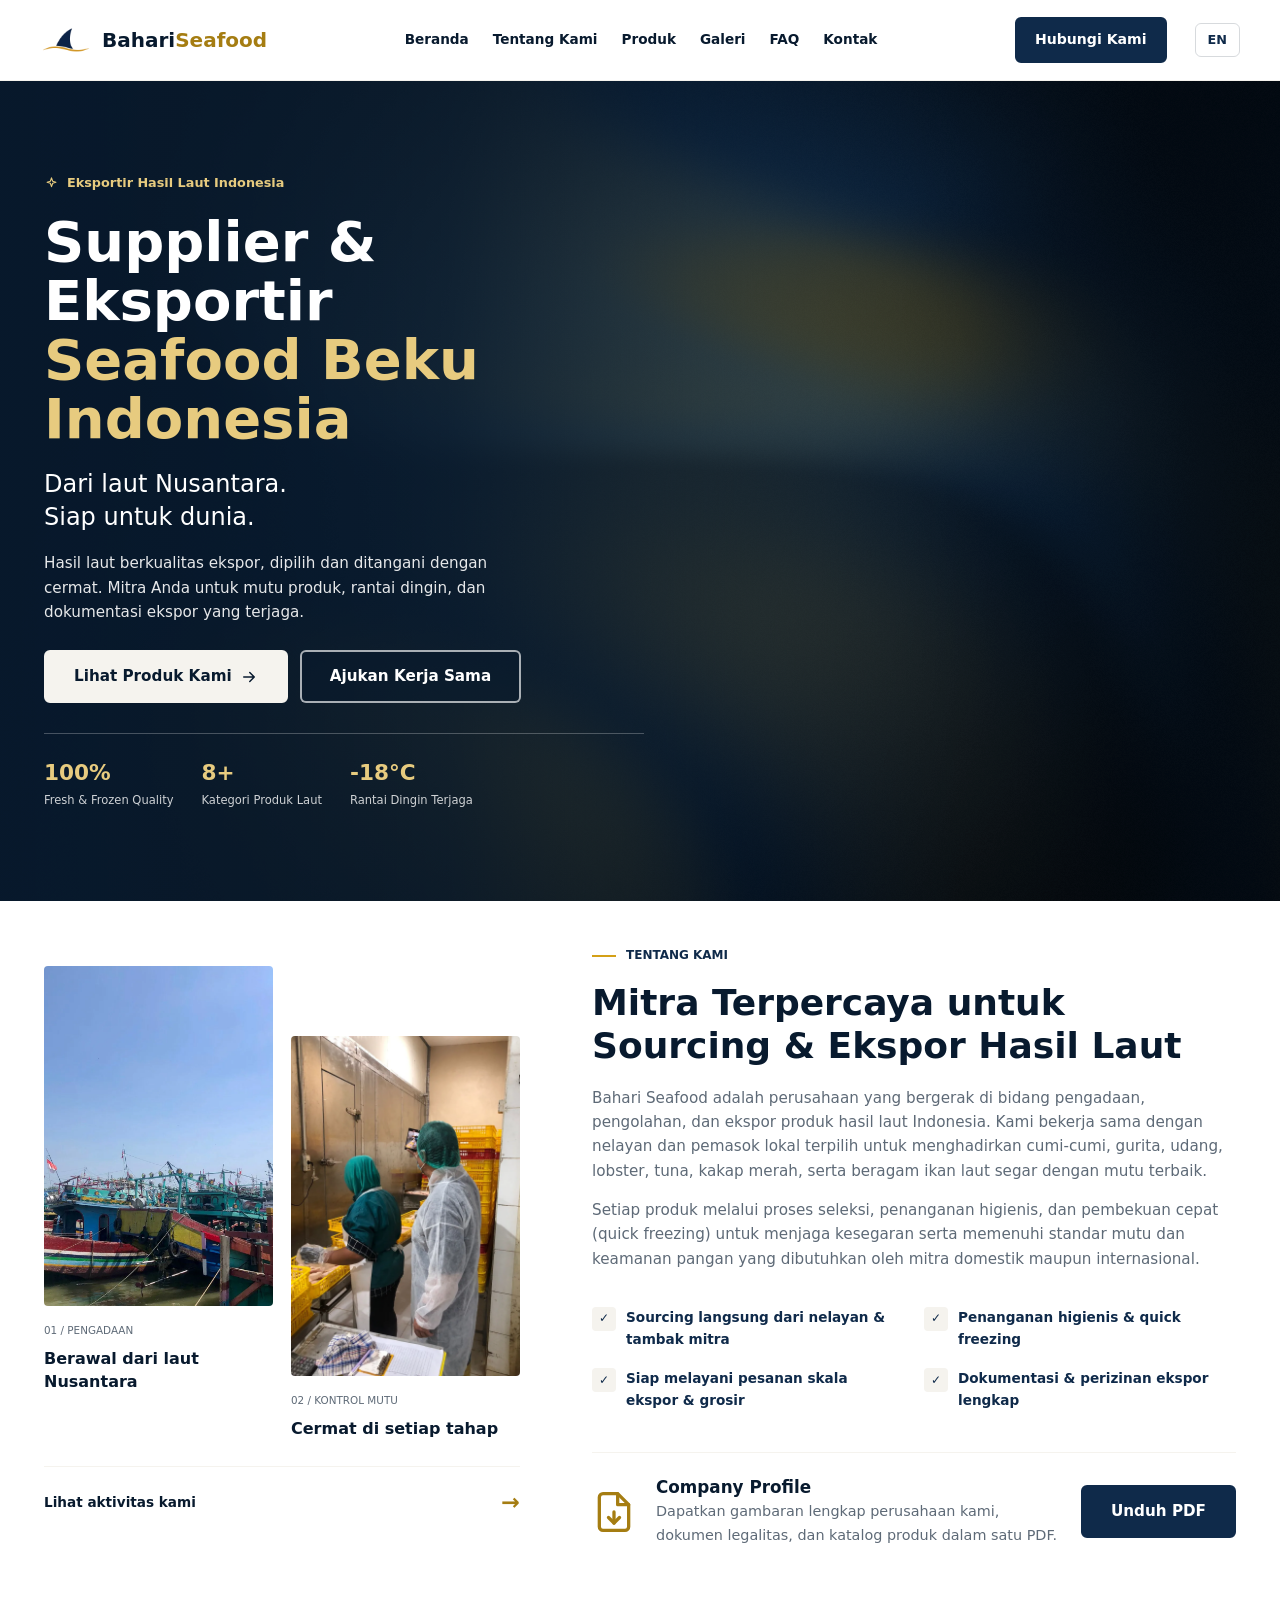
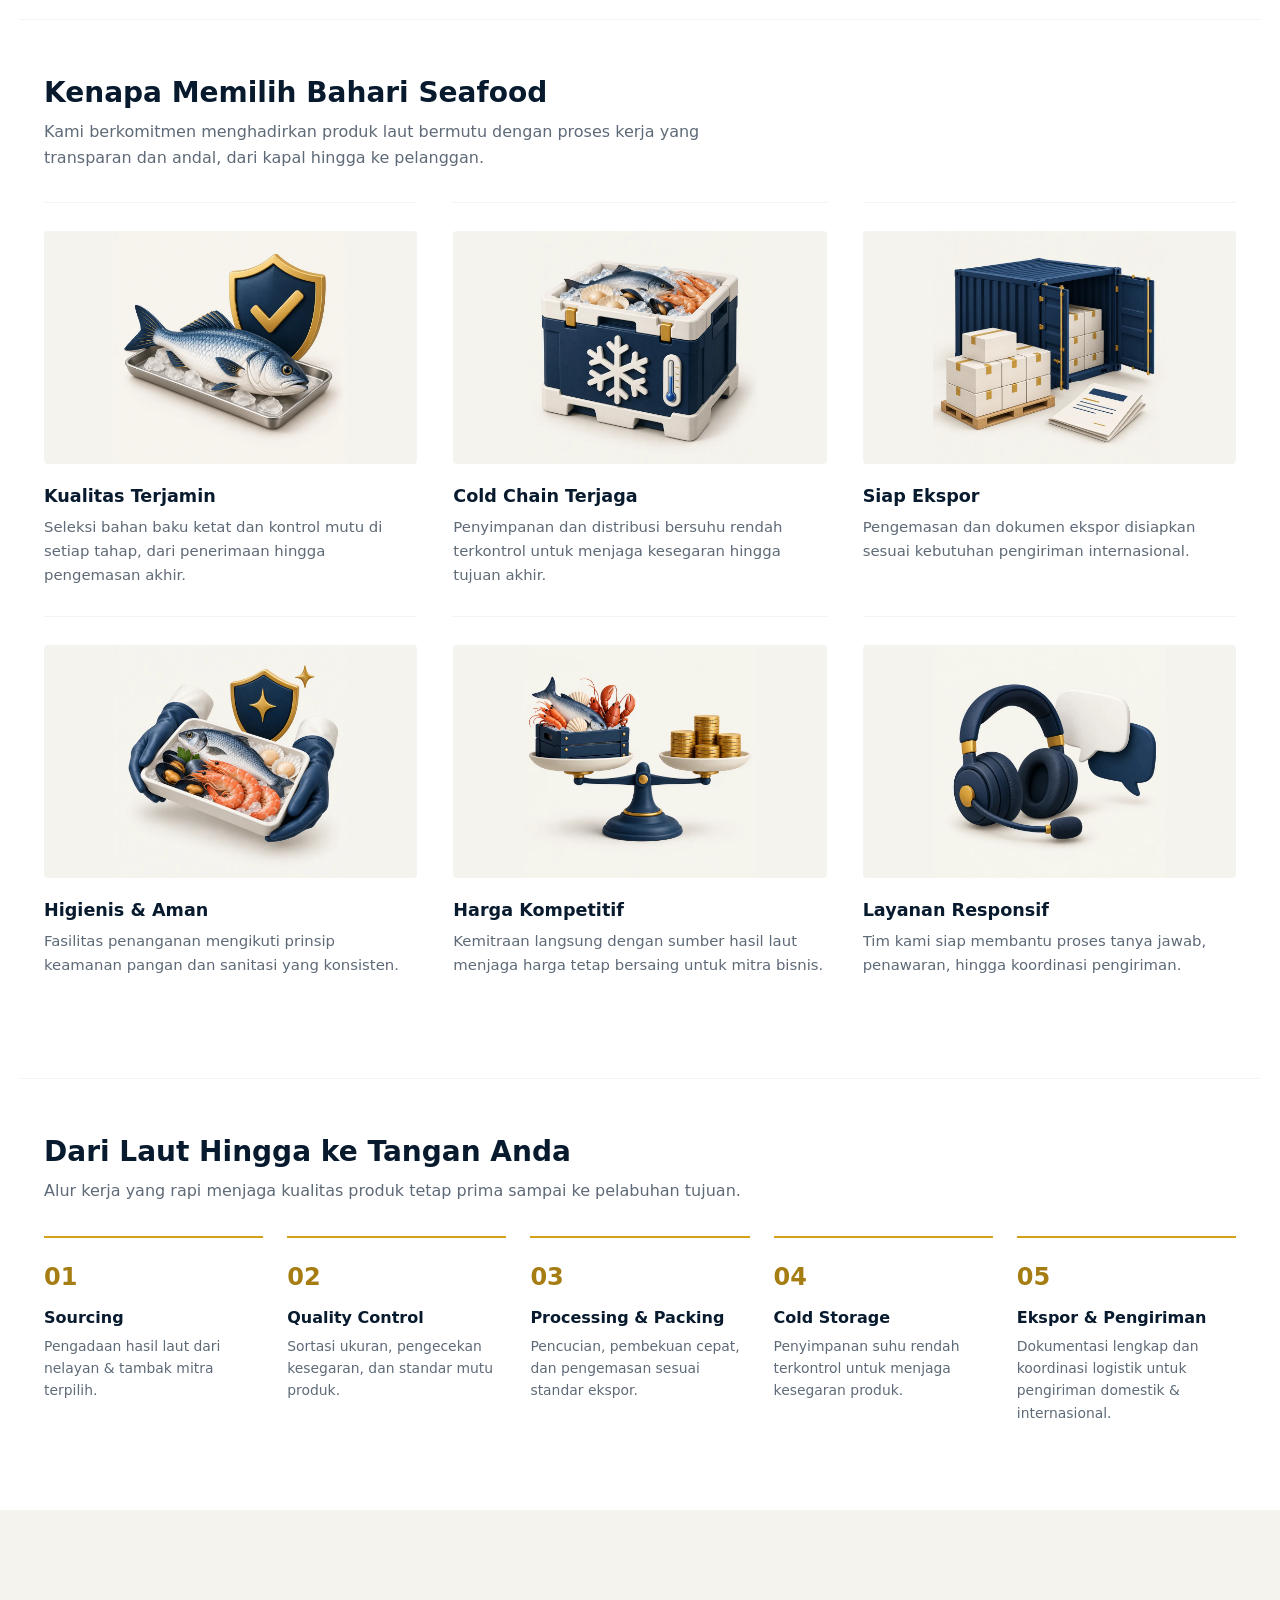
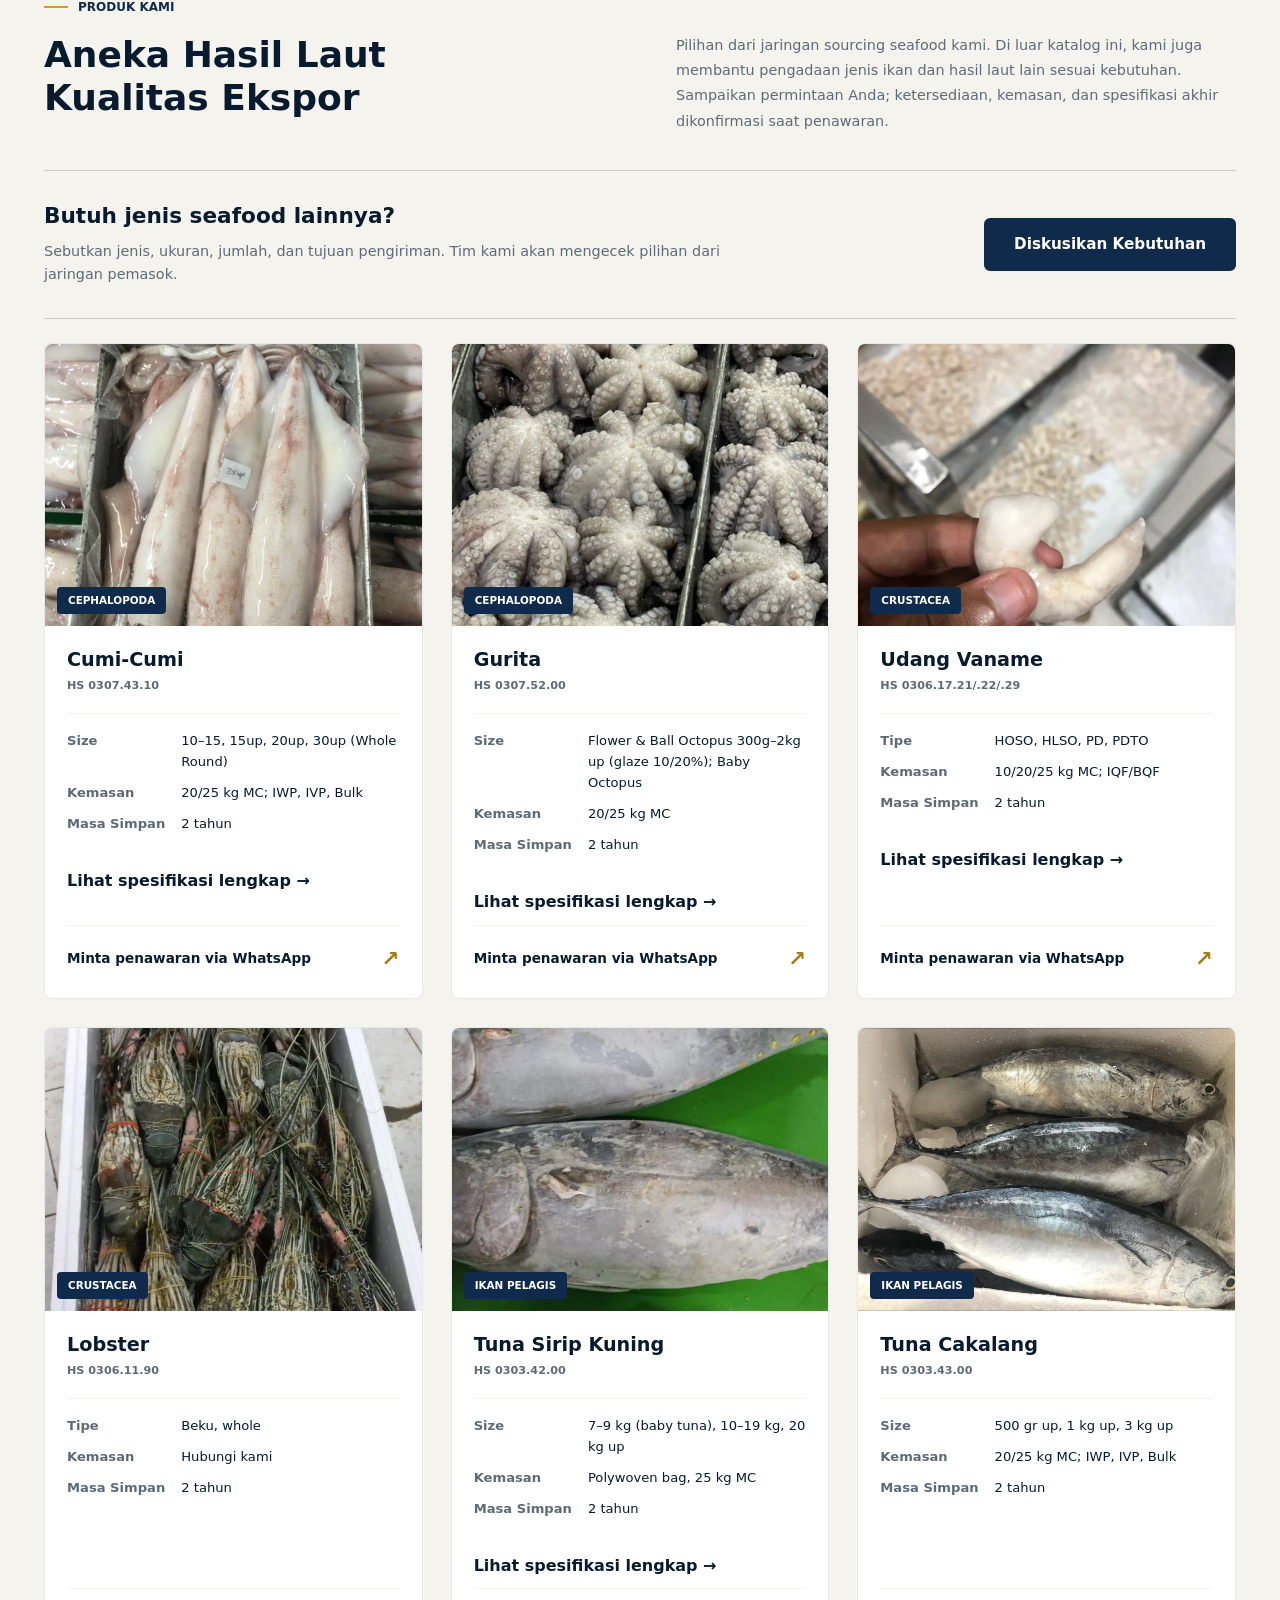
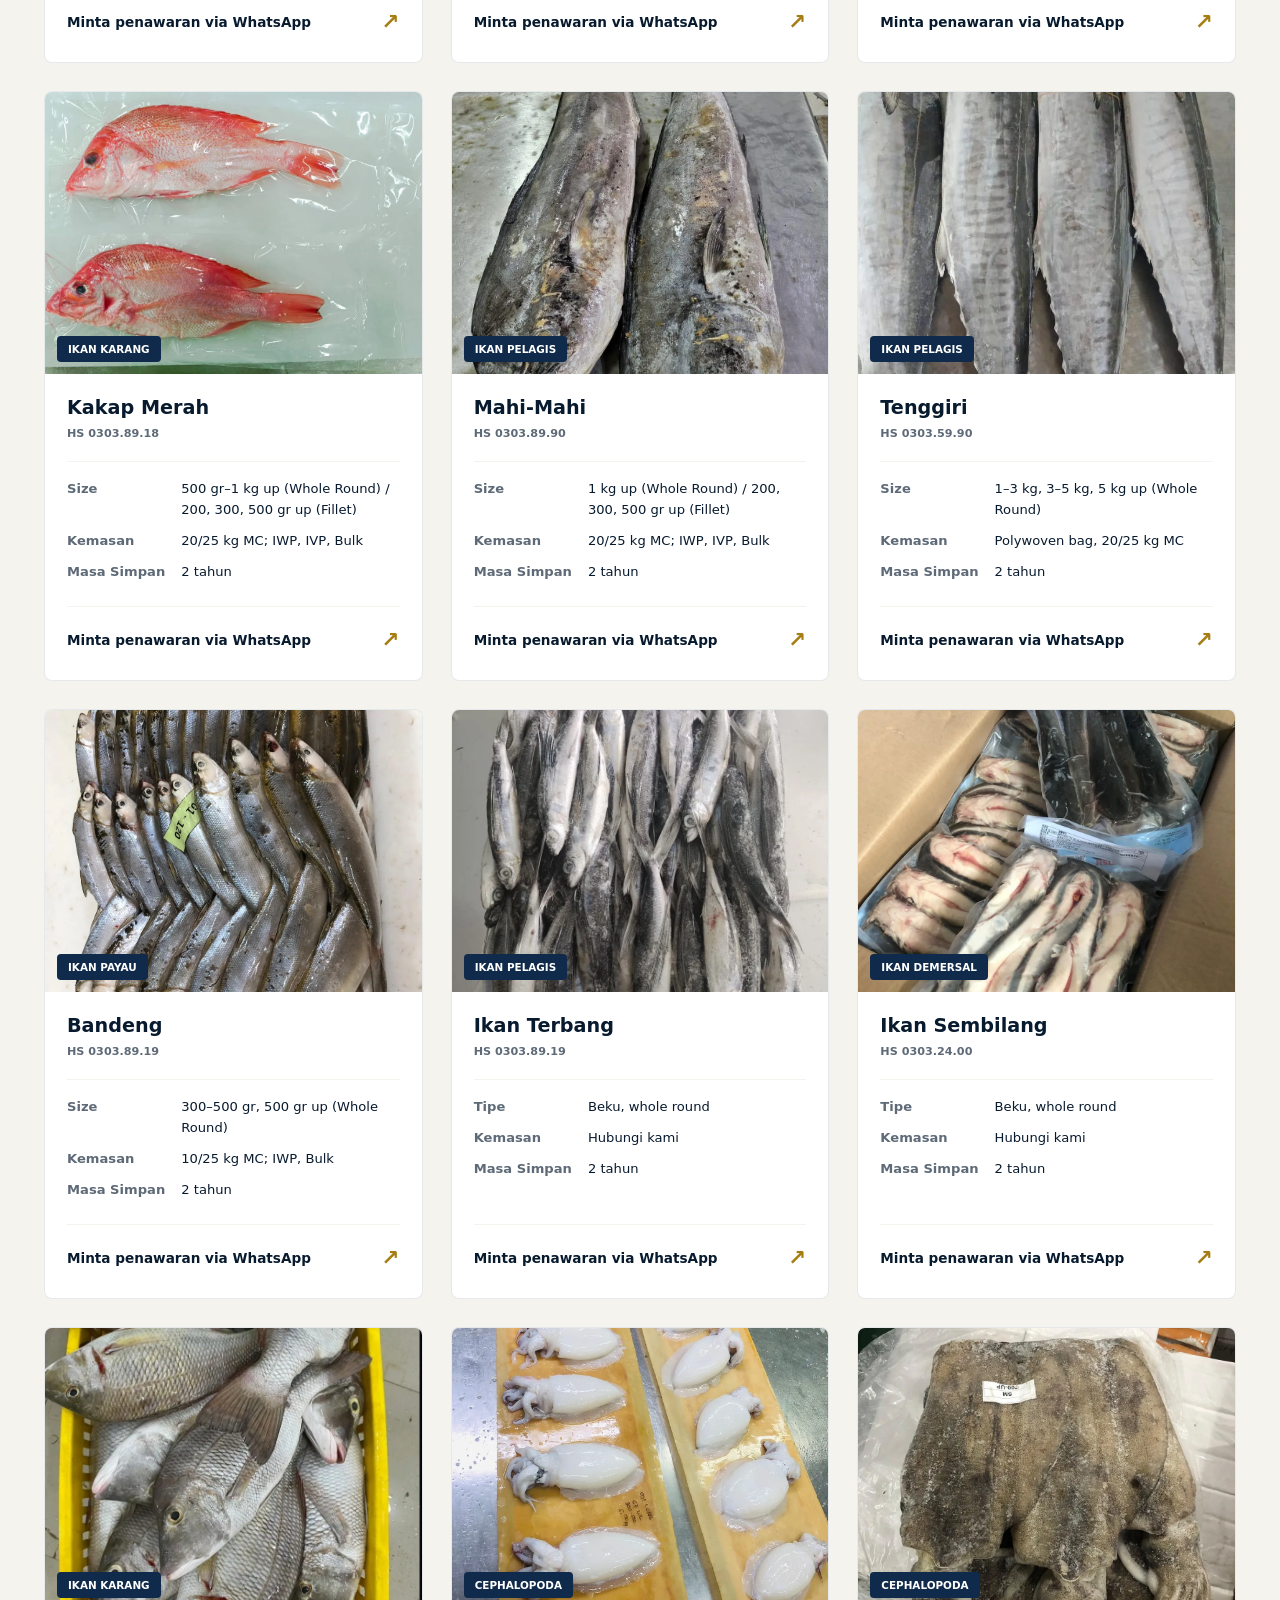
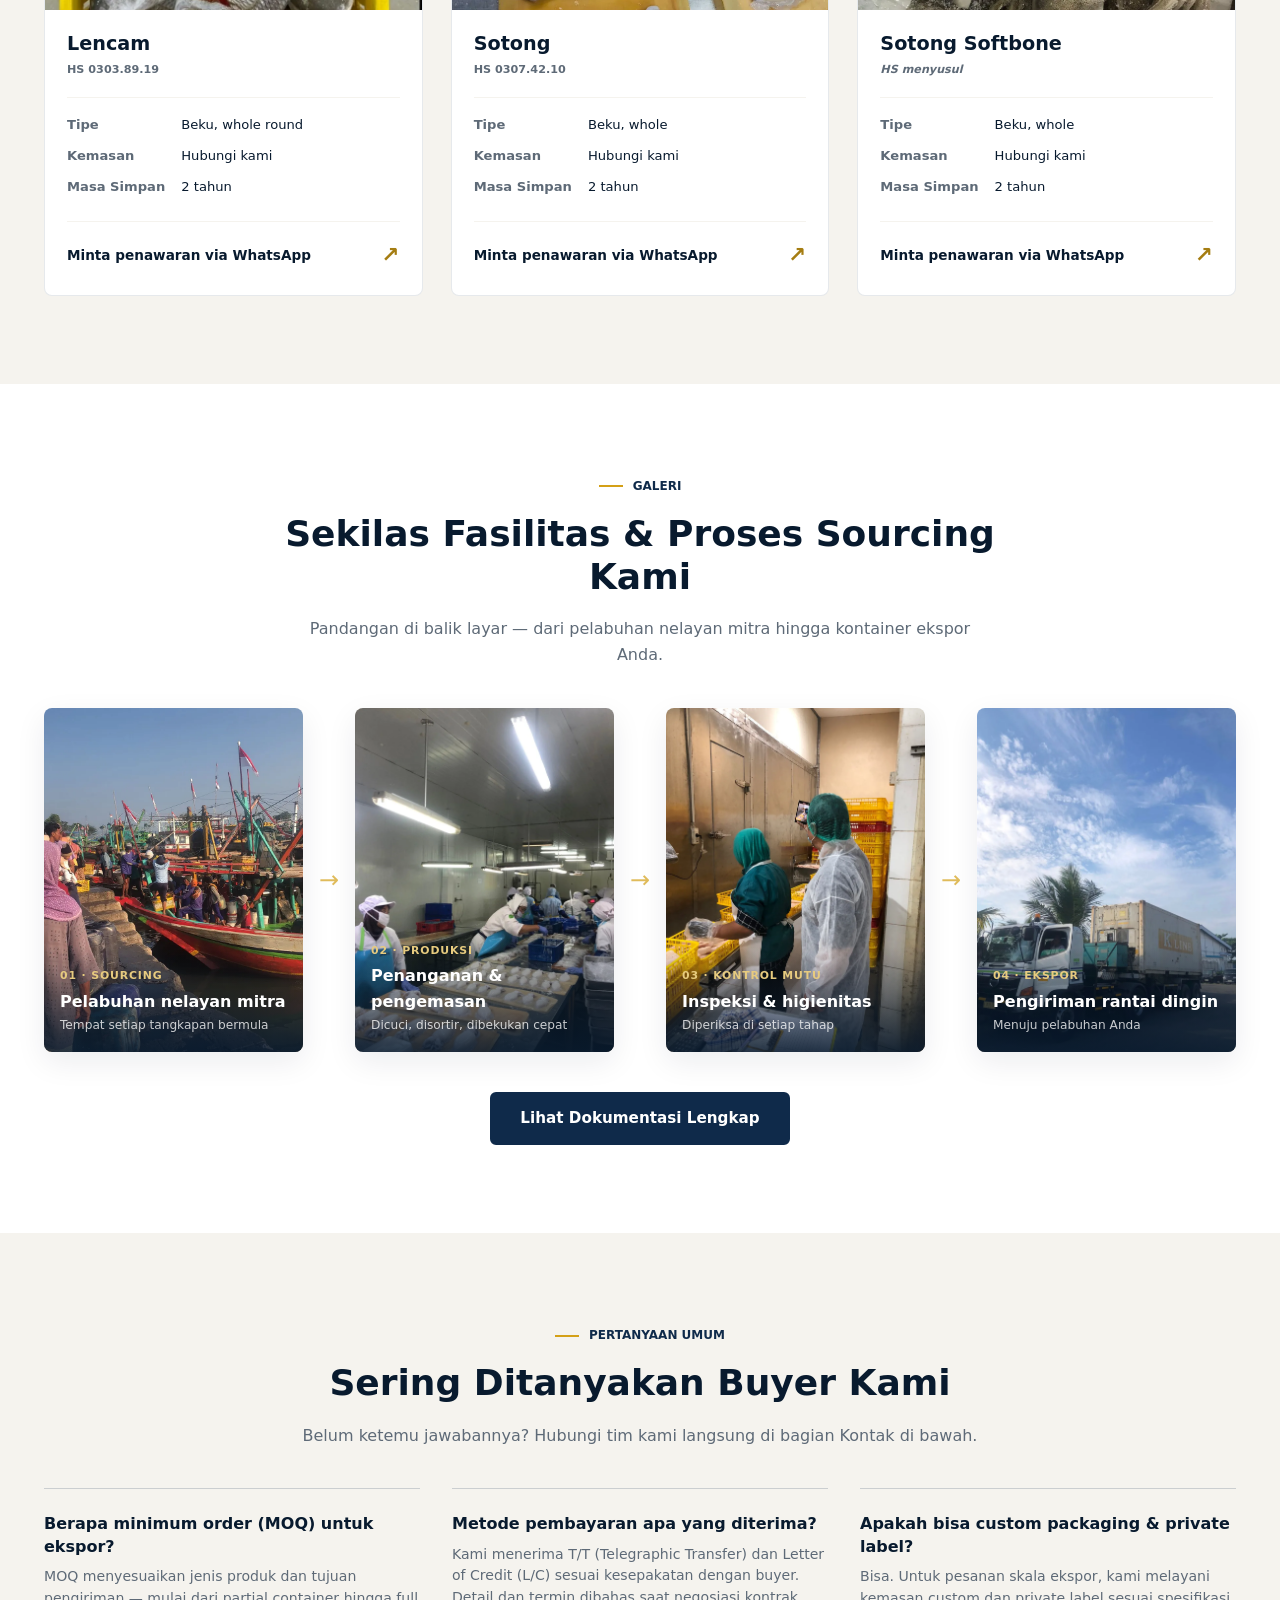
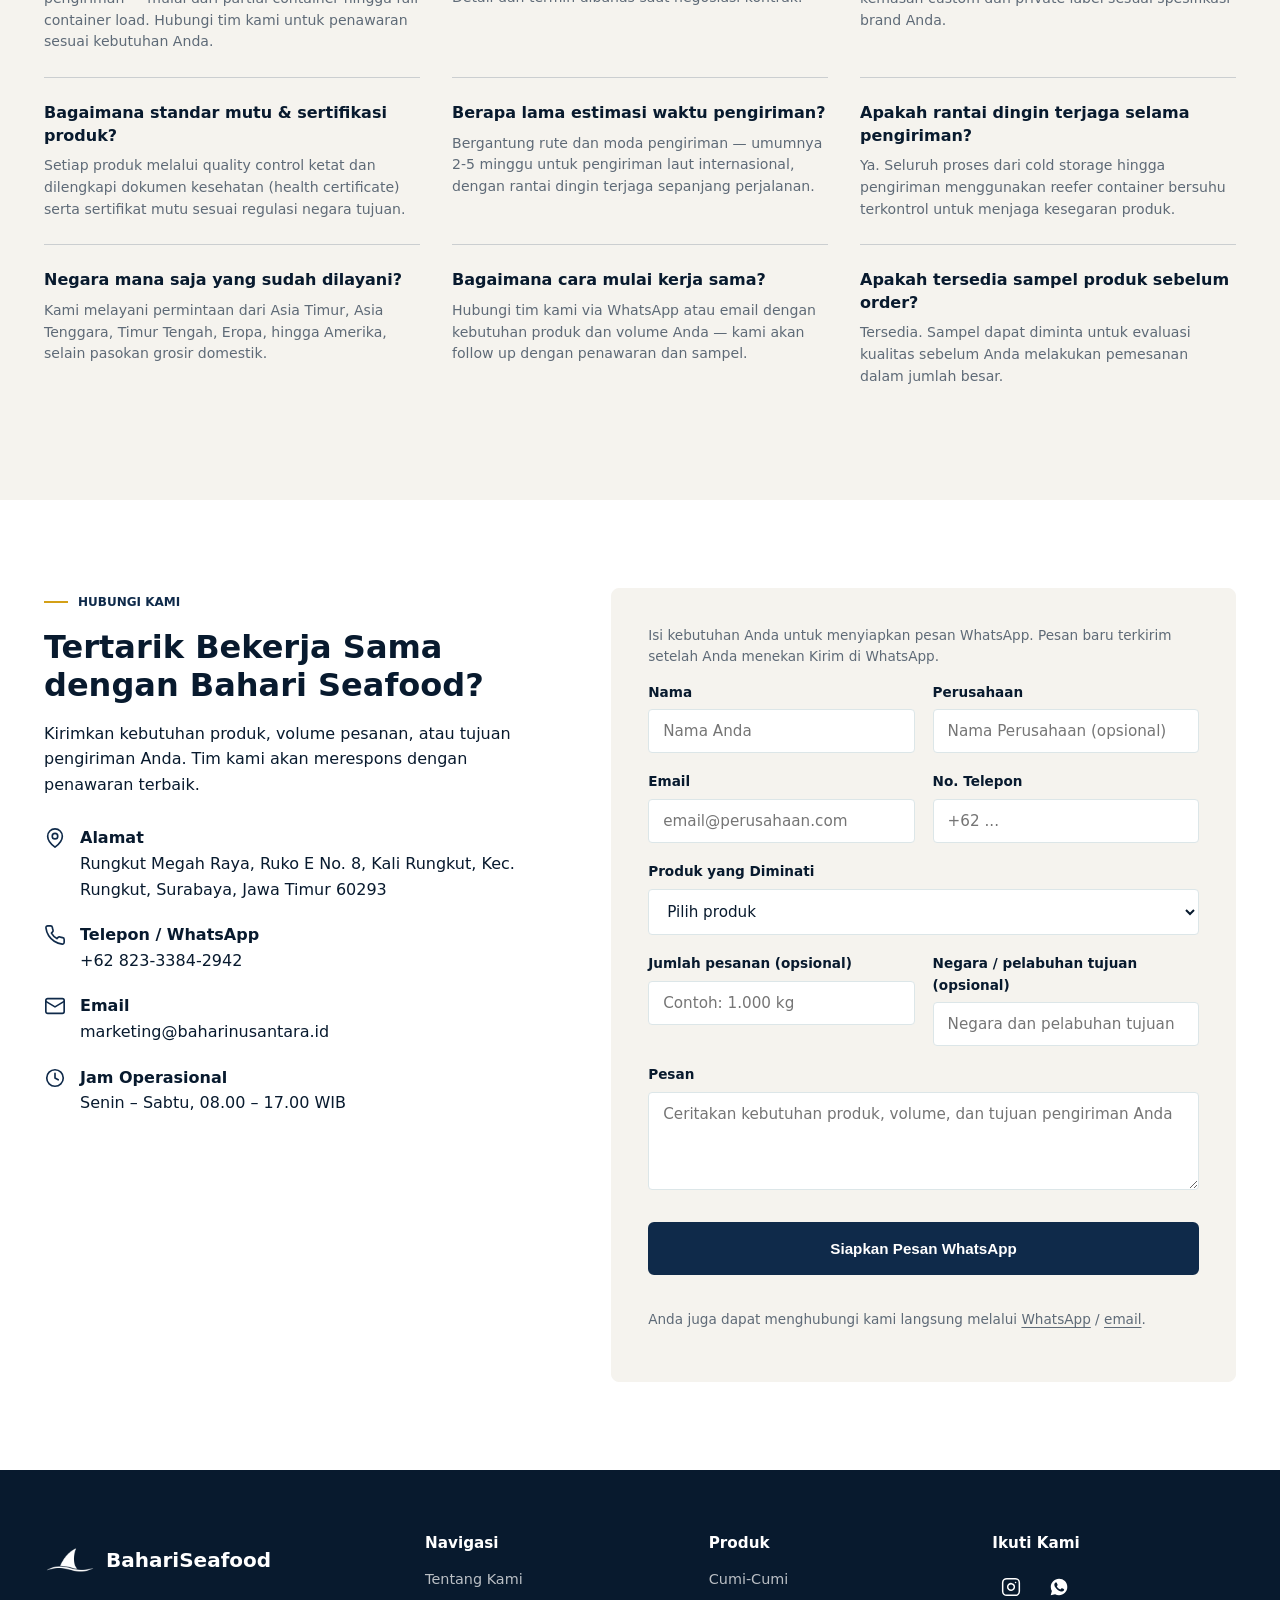
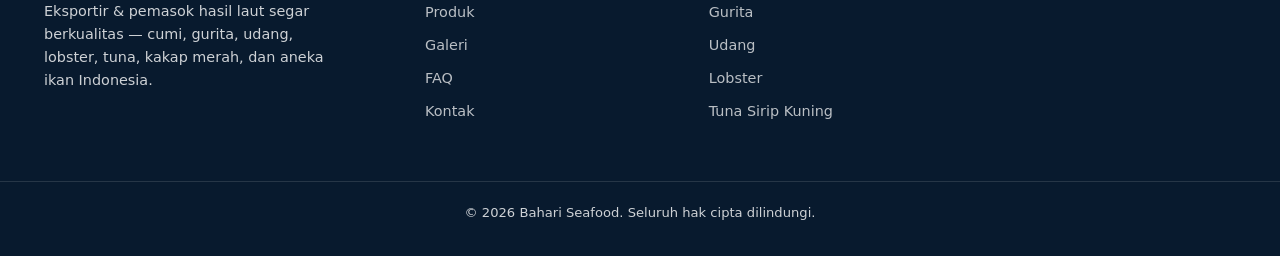
<file: id/index.html>
<!DOCTYPE html>
<html lang="id">
<head>
<meta charset="UTF-8">
<meta name="viewport" content="width=device-width, initial-scale=1.0">
<title>Supplier &amp; Eksportir Seafood Beku Indonesia | Bahari Seafood</title>
<meta name="description" content="Supplier seafood beku Indonesia untuk grosir dan ekspor. Cumi, gurita, udang vaname, dan tuna dengan pilihan ukuran serta kemasan. Minta penawaran Bahari Seafood.">
<link rel="canonical" href="https://seafood.baharinusantara.id/id/">
<link rel="alternate" hreflang="en" href="https://seafood.baharinusantara.id/">
<link rel="alternate" hreflang="id" href="https://seafood.baharinusantara.id/id/">
<link rel="alternate" hreflang="x-default" href="https://seafood.baharinusantara.id/">
<meta property="og:type" content="website">
<meta property="og:site_name" content="Bahari Seafood">
<meta property="og:title" content="Supplier &amp; Eksportir Seafood Beku Indonesia | Bahari Seafood">
<meta property="og:description" content="Supplier seafood beku Indonesia untuk grosir dan ekspor. Cumi, gurita, udang vaname, dan tuna dengan pilihan ukuran serta kemasan. Minta penawaran Bahari Seafood.">
<meta property="og:url" content="https://seafood.baharinusantara.id/id/">
<meta property="og:image" content="https://seafood.baharinusantara.id/images/gallery/gallery-visit-harbor-fleet.webp">
<meta property="og:image:alt" content="Supplier &amp; Eksportir Seafood Beku Indonesia | Bahari Seafood">
<meta property="og:locale" content="id_ID">
<meta property="og:locale:alternate" content="en_US">
<meta name="twitter:card" content="summary_large_image">
<script type="application/ld+json">
{
  "@context": "https://schema.org",
  "@graph": [
    {
      "@type": "Organization",
      "@id": "https://seafood.baharinusantara.id/#organization",
      "name": "Bahari Seafood",
      "url": "https://seafood.baharinusantara.id/",
      "logo": "https://seafood.baharinusantara.id/images/bahari-icon.png",
      "email": "marketing@baharinusantara.id",
      "telephone": "+62-823-3384-2942",
      "sameAs": [
        "https://instagram.com/bahariseafood.id"
      ],
      "address": {
        "@type": "PostalAddress",
        "streetAddress": "Rungkut Megah Raya, Ruko E No. 8, Kali Rungkut, Kec. Rungkut",
        "addressLocality": "Surabaya",
        "addressRegion": "Jawa Timur",
        "postalCode": "60293",
        "addressCountry": "ID"
      }
    }
  ]
}
</script>
<link rel="icon" href="../images/favicon.png" type="image/png">
<link rel="stylesheet" href="../css/style.css">
</head>
<body>

<!-- ===== HEADER ===== -->
<header class="site-header" id="header">
  <div class="container header-inner">
    <a href="#beranda" class="logo">
      <img src="../images/bahari-icon.png" alt="Bahari Seafood" class="logo-mark logo-mark--bahari">
      <span class="logo-text">Bahari<em>Seafood</em></span>
    </a>

    <nav class="main-nav" id="mainNav">
      <a href="#beranda">Beranda</a>
      <a href="#tentang">Tentang Kami</a>
      <a href="#produk">Produk</a>
      <a href="gallery.html">Galeri</a>
      <a href="#faq">FAQ</a>
      <a href="#kontak">Kontak</a>
    </nav>

    <a href="#kontak" class="btn btn-primary nav-cta">Hubungi Kami</a>

    <a href="../" class="lang-switch" lang="en" hreflang="en">EN</a>

    <button class="nav-toggle" id="navToggle" aria-label="Buka menu" aria-expanded="false">
      <span></span><span></span><span></span>
    </button>
  </div>
</header>
<div class="nav-backdrop" id="navBackdrop" aria-hidden="true"></div>

<main>

  <!-- ===== HERO ===== -->
  <section class="hero" id="beranda">
    <div class="hero-mesh" aria-hidden="true">
      <canvas id="heroShaderCanvas" class="hero-shader-canvas"></canvas>
    </div>
    <div class="hero-scrim" aria-hidden="true"></div>
    <div class="container hero-inner">
      <div class="hero-copy">
        <p class="hero-badge intro-in" style="--d:.3s">
          <svg class="hero-badge-icon" viewBox="0 0 24 24" fill="none" stroke="currentColor" stroke-width="1.8" stroke-linecap="round" stroke-linejoin="round" aria-hidden="true"><path d="M12 3l1.9 5.3L19 10l-5.1 1.7L12 17l-1.9-5.3L5 10l5.1-1.7L12 3z"/></svg>
          Eksportir Hasil Laut Indonesia
        </p>
        <h1 class="hero-title">Supplier &amp; Eksportir <span>Seafood Beku Indonesia</span></h1>
        <p class="hero-lead">Dari laut Nusantara.<br>Siap untuk dunia.</p>
        <p class="hero-desc">Hasil laut berkualitas ekspor, dipilih dan ditangani dengan cermat. Mitra Anda untuk mutu produk, rantai dingin, dan dokumentasi ekspor yang terjaga.</p>
        <div class="hero-actions intro-in" style="--d:1.5s">
          <a href="#produk" class="btn btn-primary">Lihat Produk Kami <svg class="btn-icon" viewBox="0 0 24 24" fill="none" stroke="currentColor" stroke-width="2" stroke-linecap="round" stroke-linejoin="round" aria-hidden="true"><path d="M5 12h14M13 6l6 6-6 6"/></svg></a>
          <a href="#kontak" class="btn btn-outline">Ajukan Kerja Sama</a>
        </div>
        <div class="hero-stats intro-in" style="--d:1.75s">
          <div class="stat"><span class="stat-num">100%</span><span class="stat-label">Fresh &amp; Frozen Quality</span></div>
          <div class="stat"><span class="stat-num">8+</span><span class="stat-label">Kategori Produk Laut</span></div>
          <div class="stat"><span class="stat-num">-18°C</span><span class="stat-label">Rantai Dingin Terjaga</span></div>
        </div>
      </div>
    </div>
    <svg class="hero-wave" viewBox="0 0 1440 100" preserveAspectRatio="none" aria-hidden="true"><path d="M0,40 C240,100 480,0 720,40 C960,80 1200,20 1440,50 L1440,100 L0,100 Z" fill="#F5F3EE"></path></svg>
  </section>

  <!-- ===== TENTANG KAMI + KEUNGGULAN + PROSES EKSPOR (digabung) ===== -->
  <section class="section" id="tentang">
    <div class="container about-grid">
      <div class="about-documentary reveal">
        <figure class="about-photo-main">
          <img src="../images/gallery/gallery-visit-harbor-fleet.webp" alt="Armada nelayan di pelabuhan mitra" loading="lazy" width="957" height="1276">
          <figcaption><span>01 / PENGADAAN</span><strong>Berawal dari laut Nusantara</strong></figcaption>
        </figure>
        <figure class="about-photo-detail">
          <img src="../images/gallery/gallery-visit-qc.webp" alt="Pemeriksaan mutu di fasilitas pengolahan" loading="lazy" width="1050" height="1400">
          <figcaption><span>02 / KONTROL MUTU</span><strong>Cermat di setiap tahap</strong></figcaption>
        </figure>
        <a class="about-gallery-link" href="gallery.html">Lihat aktivitas kami <span aria-hidden="true">&rarr;</span></a>
      </div>
      <div class="about-copy reveal">
        <p class="eyebrow">Tentang Kami</p>
        <h2>Mitra Terpercaya untuk Sourcing &amp; Ekspor Hasil Laut</h2>
        <p>Bahari Seafood adalah perusahaan yang bergerak di bidang pengadaan, pengolahan, dan ekspor produk hasil laut Indonesia. Kami bekerja sama dengan nelayan dan pemasok lokal terpilih untuk menghadirkan cumi-cumi, gurita, udang, lobster, tuna, kakap merah, serta beragam ikan laut segar dengan mutu terbaik.</p>
        <p>Setiap produk melalui proses seleksi, penanganan higienis, dan pembekuan cepat (quick freezing) untuk menjaga kesegaran serta memenuhi standar mutu dan keamanan pangan yang dibutuhkan oleh mitra domestik maupun internasional.</p>
        <div class="about-points">
          <div class="point"><span class="point-icon">✓</span> Sourcing langsung dari nelayan &amp; tambak mitra</div>
          <div class="point"><span class="point-icon">✓</span> Penanganan higienis &amp; quick freezing</div>
          <div class="point"><span class="point-icon">✓</span> Siap melayani pesanan skala ekspor &amp; grosir</div>
          <div class="point"><span class="point-icon">✓</span> Dokumentasi &amp; perizinan ekspor lengkap</div>
        </div>

        <div class="compro-cta">
          <div class="compro-icon" aria-hidden="true"><svg viewBox="0 0 24 24" fill="none" stroke="currentColor" stroke-width="1.8" stroke-linecap="round" stroke-linejoin="round"><path d="M14 2H6a2 2 0 0 0-2 2v16a2 2 0 0 0 2 2h12a2 2 0 0 0 2-2V8z"/><path d="M14 2v6h6"/><path d="M12 18v-6"/><path d="M9 15l3 3 3-3"/></svg></div>
          <div class="compro-text">
            <h3>Company Profile</h3>
            <p>Dapatkan gambaran lengkap perusahaan kami, dokumen legalitas, dan katalog produk dalam satu PDF.</p>
          </div>
          <a href="../files/Bahari-Seafood-Company-Profile.pdf" class="btn btn-primary compro-btn" target="_blank" rel="noopener" download>Unduh PDF</a>
        </div>
      </div>
    </div>

    <div class="container about-sub">
      <div class="about-sub-head reveal">
        <h3>Kenapa Memilih Bahari Seafood</h3>
        <p>Kami berkomitmen menghadirkan produk laut bermutu dengan proses kerja yang transparan dan andal, dari kapal hingga ke pelanggan.</p>
      </div>
      <div class="feature-grid">
        <div class="feature-card reveal">
          <div class="feature-icon"><img src="../images/icons/benefit-quality.webp" alt="" loading="lazy" width="900" height="900"></div>
          <h3>Kualitas Terjamin</h3>
          <p>Seleksi bahan baku ketat dan kontrol mutu di setiap tahap, dari penerimaan hingga pengemasan akhir.</p>
        </div>
        <div class="feature-card reveal">
          <div class="feature-icon"><img src="../images/icons/benefit-cold.webp" alt="" loading="lazy" width="900" height="900"></div>
          <h3>Cold Chain Terjaga</h3>
          <p>Penyimpanan dan distribusi bersuhu rendah terkontrol untuk menjaga kesegaran hingga tujuan akhir.</p>
        </div>
        <div class="feature-card reveal">
          <div class="feature-icon"><img src="../images/icons/benefit-export.webp" alt="" loading="lazy" width="900" height="900"></div>
          <h3>Siap Ekspor</h3>
          <p>Pengemasan dan dokumen ekspor disiapkan sesuai kebutuhan pengiriman internasional.</p>
        </div>
        <div class="feature-card reveal">
          <div class="feature-icon"><img src="../images/icons/benefit-hygiene.webp" alt="" loading="lazy" width="900" height="900"></div>
          <h3>Higienis &amp; Aman</h3>
          <p>Fasilitas penanganan mengikuti prinsip keamanan pangan dan sanitasi yang konsisten.</p>
        </div>
        <div class="feature-card reveal">
          <div class="feature-icon"><img src="../images/icons/benefit-pricing.webp" alt="" loading="lazy" width="900" height="900"></div>
          <h3>Harga Kompetitif</h3>
          <p>Kemitraan langsung dengan sumber hasil laut menjaga harga tetap bersaing untuk mitra bisnis.</p>
        </div>
        <div class="feature-card reveal">
          <div class="feature-icon"><img src="../images/icons/benefit-service.webp" alt="" loading="lazy" width="900" height="900"></div>
          <h3>Layanan Responsif</h3>
          <p>Tim kami siap membantu proses tanya jawab, penawaran, hingga koordinasi pengiriman.</p>
        </div>
      </div>
    </div>

    <div class="container about-sub">
      <div class="about-sub-head reveal">
        <h3>Dari Laut Hingga ke Tangan Anda</h3>
        <p>Alur kerja yang rapi menjaga kualitas produk tetap prima sampai ke pelabuhan tujuan.</p>
      </div>
      <div class="process-grid">
        <div class="process-step reveal">
          <span class="process-num">01</span>
          <h3>Sourcing</h3>
          <p>Pengadaan hasil laut dari nelayan &amp; tambak mitra terpilih.</p>
        </div>
        <div class="process-step reveal">
          <span class="process-num">02</span>
          <h3>Quality Control</h3>
          <p>Sortasi ukuran, pengecekan kesegaran, dan standar mutu produk.</p>
        </div>
        <div class="process-step reveal">
          <span class="process-num">03</span>
          <h3>Processing &amp; Packing</h3>
          <p>Pencucian, pembekuan cepat, dan pengemasan sesuai standar ekspor.</p>
        </div>
        <div class="process-step reveal">
          <span class="process-num">04</span>
          <h3>Cold Storage</h3>
          <p>Penyimpanan suhu rendah terkontrol untuk menjaga kesegaran produk.</p>
        </div>
        <div class="process-step reveal">
          <span class="process-num">05</span>
          <h3>Ekspor &amp; Pengiriman</h3>
          <p>Dokumentasi lengkap dan koordinasi logistik untuk pengiriman domestik &amp; internasional.</p>
        </div>
      </div>
    </div>
  </section>

  <!-- ===== PRODUK ===== -->
  <section class="section" id="produk">
    <div class="container">
      <div class="section-head reveal">
        <p class="eyebrow">Produk Kami</p>
        <h2>Aneka Hasil Laut Kualitas Ekspor</h2>
        <p class="section-sub">Pilihan dari jaringan sourcing seafood kami. Di luar katalog ini, kami juga membantu pengadaan jenis ikan dan hasil laut lain sesuai kebutuhan. Sampaikan permintaan Anda; ketersediaan, kemasan, dan spesifikasi akhir dikonfirmasi saat penawaran.</p>
      </div>

      <div class="sourcing-request">
        <div><h3>Butuh jenis seafood lainnya?</h3><p>Sebutkan jenis, ukuran, jumlah, dan tujuan pengiriman. Tim kami akan mengecek pilihan dari jaringan pemasok.</p></div>
        <a class="btn btn-primary" href="https://wa.me/6282333842942?text=Halo%20Bahari%20Seafood%2C%20saya%20ingin%20mencari%20jenis%20seafood%20di%20luar%20katalog." target="_blank" rel="noopener">Diskusikan Kebutuhan</a>
      </div>

      <div class="product-grid product-grid--specs">

        <article class="product-card reveal">
          <div class="product-photo">
            <img src="../images/gallery/gallery-squid.webp" alt="Cumi-cumi beku whole round" loading="lazy" width="1050" height="1400">
            <span class="product-category">Cephalopoda</span>
          </div>
          <div class="product-body">
            <div class="product-title-row"><h3><a href="produk/cumi-beku.html">Cumi-Cumi</a></h3><span class="product-hs">HS 0307.43.10</span></div>
            <dl class="product-specs">
              <dt>Size</dt><dd>10–15, 15up, 20up, 30up (Whole Round)</dd>
              <dt>Kemasan</dt><dd>20/25 kg MC; IWP, IVP, Bulk</dd>
              <dt>Masa Simpan</dt><dd>2 tahun</dd>
            </dl>
            <a class="product-detail-link" href="produk/cumi-beku.html">Lihat spesifikasi lengkap <span aria-hidden="true">→</span></a>
            <a class="product-inquiry" href="https://wa.me/6282333842942?text=Halo%20Bahari%20Seafood%2C%20saya%20ingin%20meminta%20penawaran%20untuk%20Cumi-Cumi." target="_blank" rel="noopener">Minta penawaran via WhatsApp <span aria-hidden="true">↗</span></a>
          </div>
        </article>

        <article class="product-card reveal">
          <div class="product-photo">
            <img src="../images/gallery/gallery-octopus.webp" alt="Gurita beku" loading="lazy" width="1050" height="1400">
            <span class="product-category">Cephalopoda</span>
          </div>
          <div class="product-body">
            <div class="product-title-row"><h3><a href="produk/gurita-beku.html">Gurita</a></h3><span class="product-hs">HS 0307.52.00</span></div>
            <dl class="product-specs">
              <dt>Size</dt><dd>Flower &amp; Ball Octopus 300g–2kg up (glaze 10/20%); Baby Octopus</dd>
              <dt>Kemasan</dt><dd>20/25 kg MC</dd>
              <dt>Masa Simpan</dt><dd>2 tahun</dd>
            </dl>
            <a class="product-detail-link" href="produk/gurita-beku.html">Lihat spesifikasi lengkap <span aria-hidden="true">→</span></a>
            <a class="product-inquiry" href="https://wa.me/6282333842942?text=Halo%20Bahari%20Seafood%2C%20saya%20ingin%20meminta%20penawaran%20untuk%20Gurita." target="_blank" rel="noopener">Minta penawaran via WhatsApp <span aria-hidden="true">↗</span></a>
          </div>
        </article>

        <article class="product-card reveal">
          <div class="product-photo">
            <img src="../images/gallery/gallery-shrimp.webp" alt="Udang Vaname beku" loading="lazy" width="1050" height="1400">
            <span class="product-category">Crustacea</span>
          </div>
          <div class="product-body">
            <div class="product-title-row"><h3><a href="produk/udang-vaname-beku.html">Udang Vaname</a></h3><span class="product-hs">HS 0306.17.21/.22/.29</span></div>
            <dl class="product-specs">
              <dt>Tipe</dt><dd>HOSO, HLSO, PD, PDTO</dd>
              <dt>Kemasan</dt><dd>10/20/25 kg MC; IQF/BQF</dd>
              <dt>Masa Simpan</dt><dd>2 tahun</dd>
            </dl>
            <a class="product-detail-link" href="produk/udang-vaname-beku.html">Lihat spesifikasi lengkap <span aria-hidden="true">→</span></a>
            <a class="product-inquiry" href="https://wa.me/6282333842942?text=Halo%20Bahari%20Seafood%2C%20saya%20ingin%20meminta%20penawaran%20untuk%20Udang%20Vaname." target="_blank" rel="noopener">Minta penawaran via WhatsApp <span aria-hidden="true">↗</span></a>
          </div>
        </article>

        <article class="product-card reveal">
          <div class="product-photo">
            <img src="../images/gallery/gallery-lobster.webp" alt="Lobster beku, dikemas untuk ekspor" loading="lazy" width="720" height="1280">
            <span class="product-category">Crustacea</span>
          </div>
          <div class="product-body">
            <div class="product-title-row"><h3>Lobster</h3><span class="product-hs">HS 0306.11.90</span></div>
            <dl class="product-specs">
              <dt>Tipe</dt><dd>Beku, whole</dd>
              <dt>Kemasan</dt><dd>Hubungi kami</dd>
              <dt>Masa Simpan</dt><dd>2 tahun</dd>
            </dl>
            <a class="product-inquiry" href="https://wa.me/6282333842942?text=Halo%20Bahari%20Seafood%2C%20saya%20ingin%20meminta%20penawaran%20untuk%20Lobster." target="_blank" rel="noopener">Minta penawaran via WhatsApp <span aria-hidden="true">↗</span></a>
          </div>
        </article>

        <article class="product-card reveal">
          <div class="product-photo">
            <img src="../images/gallery/gallery-yellowfin-tuna.webp" alt="Tuna sirip kuning beku whole round" loading="lazy" width="1280" height="604">
            <span class="product-category">Ikan Pelagis</span>
          </div>
          <div class="product-body">
            <div class="product-title-row"><h3><a href="produk/tuna-sirip-kuning-beku.html">Tuna Sirip Kuning</a></h3><span class="product-hs">HS 0303.42.00</span></div>
            <dl class="product-specs">
              <dt>Size</dt><dd>7–9 kg (baby tuna), 10–19 kg, 20 kg up</dd>
              <dt>Kemasan</dt><dd>Polywoven bag, 25 kg MC</dd>
              <dt>Masa Simpan</dt><dd>2 tahun</dd>
            </dl>
            <a class="product-detail-link" href="produk/tuna-sirip-kuning-beku.html">Lihat spesifikasi lengkap <span aria-hidden="true">→</span></a>
            <a class="product-inquiry" href="https://wa.me/6282333842942?text=Halo%20Bahari%20Seafood%2C%20saya%20ingin%20meminta%20penawaran%20untuk%20Tuna%20Sirip%20Kuning." target="_blank" rel="noopener">Minta penawaran via WhatsApp <span aria-hidden="true">↗</span></a>
          </div>
        </article>

        <article class="product-card reveal">
          <div class="product-photo">
            <img src="../images/gallery/gallery-bonito-tuna.webp" alt="Tuna cakalang beku whole round" loading="lazy" width="1400" height="1051">
            <span class="product-category">Ikan Pelagis</span>
          </div>
          <div class="product-body">
            <div class="product-title-row"><h3>Tuna Cakalang</h3><span class="product-hs">HS 0303.43.00</span></div>
            <dl class="product-specs">
              <dt>Size</dt><dd>500 gr up, 1 kg up, 3 kg up</dd>
              <dt>Kemasan</dt><dd>20/25 kg MC; IWP, IVP, Bulk</dd>
              <dt>Masa Simpan</dt><dd>2 tahun</dd>
            </dl>
            <a class="product-inquiry" href="https://wa.me/6282333842942?text=Halo%20Bahari%20Seafood%2C%20saya%20ingin%20meminta%20penawaran%20untuk%20Tuna%20Cakalang." target="_blank" rel="noopener">Minta penawaran via WhatsApp <span aria-hidden="true">↗</span></a>
          </div>
        </article>

        <article class="product-card reveal">
          <div class="product-photo">
            <img src="../images/gallery/gallery-red-snapper.webp" alt="Kakap merah beku whole round" loading="lazy" width="1400" height="908">
            <span class="product-category">Ikan Karang</span>
          </div>
          <div class="product-body">
            <div class="product-title-row"><h3>Kakap Merah</h3><span class="product-hs">HS 0303.89.18</span></div>
            <dl class="product-specs">
              <dt>Size</dt><dd>500 gr–1 kg up (Whole Round) / 200, 300, 500 gr up (Fillet)</dd>
              <dt>Kemasan</dt><dd>20/25 kg MC; IWP, IVP, Bulk</dd>
              <dt>Masa Simpan</dt><dd>2 tahun</dd>
            </dl>
            <a class="product-inquiry" href="https://wa.me/6282333842942?text=Halo%20Bahari%20Seafood%2C%20saya%20ingin%20meminta%20penawaran%20untuk%20Kakap%20Merah." target="_blank" rel="noopener">Minta penawaran via WhatsApp <span aria-hidden="true">↗</span></a>
          </div>
        </article>

        <article class="product-card reveal">
          <div class="product-photo">
            <img src="../images/gallery/gallery-mahi-mahi.webp" alt="Ikan mahi-mahi beku whole round" loading="lazy" width="960" height="1280">
            <span class="product-category">Ikan Pelagis</span>
          </div>
          <div class="product-body">
            <div class="product-title-row"><h3>Mahi-Mahi</h3><span class="product-hs">HS 0303.89.90</span></div>
            <dl class="product-specs">
              <dt>Size</dt><dd>1 kg up (Whole Round) / 200, 300, 500 gr up (Fillet)</dd>
              <dt>Kemasan</dt><dd>20/25 kg MC; IWP, IVP, Bulk</dd>
              <dt>Masa Simpan</dt><dd>2 tahun</dd>
            </dl>
            <a class="product-inquiry" href="https://wa.me/6282333842942?text=Halo%20Bahari%20Seafood%2C%20saya%20ingin%20meminta%20penawaran%20untuk%20Mahi-Mahi." target="_blank" rel="noopener">Minta penawaran via WhatsApp <span aria-hidden="true">↗</span></a>
          </div>
        </article>

        <article class="product-card reveal">
          <div class="product-photo">
            <img src="../images/gallery/gallery-king-fish.webp" alt="Ikan tenggiri beku whole round" loading="lazy" width="720" height="1280">
            <span class="product-category">Ikan Pelagis</span>
          </div>
          <div class="product-body">
            <div class="product-title-row"><h3>Tenggiri</h3><span class="product-hs">HS 0303.59.90</span></div>
            <dl class="product-specs">
              <dt>Size</dt><dd>1–3 kg, 3–5 kg, 5 kg up (Whole Round)</dd>
              <dt>Kemasan</dt><dd>Polywoven bag, 20/25 kg MC</dd>
              <dt>Masa Simpan</dt><dd>2 tahun</dd>
            </dl>
            <a class="product-inquiry" href="https://wa.me/6282333842942?text=Halo%20Bahari%20Seafood%2C%20saya%20ingin%20meminta%20penawaran%20untuk%20Tenggiri." target="_blank" rel="noopener">Minta penawaran via WhatsApp <span aria-hidden="true">↗</span></a>
          </div>
        </article>

        <article class="product-card reveal">
          <div class="product-photo">
            <img src="../images/gallery/gallery-milkfish.webp" alt="Ikan bandeng beku whole round" loading="lazy" width="1050" height="1400">
            <span class="product-category">Ikan Payau</span>
          </div>
          <div class="product-body">
            <div class="product-title-row"><h3>Bandeng</h3><span class="product-hs">HS 0303.89.19</span></div>
            <dl class="product-specs">
              <dt>Size</dt><dd>300–500 gr, 500 gr up (Whole Round)</dd>
              <dt>Kemasan</dt><dd>10/25 kg MC; IWP, Bulk</dd>
              <dt>Masa Simpan</dt><dd>2 tahun</dd>
            </dl>
            <a class="product-inquiry" href="https://wa.me/6282333842942?text=Halo%20Bahari%20Seafood%2C%20saya%20ingin%20meminta%20penawaran%20untuk%20Bandeng." target="_blank" rel="noopener">Minta penawaran via WhatsApp <span aria-hidden="true">↗</span></a>
          </div>
        </article>

        <article class="product-card reveal">
          <div class="product-photo">
            <img src="../images/gallery/gallery-flying-fish.webp" alt="Ikan terbang beku" loading="lazy" width="864" height="1152">
            <span class="product-category">Ikan Pelagis</span>
          </div>
          <div class="product-body">
            <div class="product-title-row"><h3>Ikan Terbang</h3><span class="product-hs">HS 0303.89.19</span></div>
            <dl class="product-specs">
              <dt>Tipe</dt><dd>Beku, whole round</dd>
              <dt>Kemasan</dt><dd>Hubungi kami</dd>
              <dt>Masa Simpan</dt><dd>2 tahun</dd>
            </dl>
            <a class="product-inquiry" href="https://wa.me/6282333842942?text=Halo%20Bahari%20Seafood%2C%20saya%20ingin%20meminta%20penawaran%20untuk%20Ikan%20Terbang." target="_blank" rel="noopener">Minta penawaran via WhatsApp <span aria-hidden="true">↗</span></a>
          </div>
        </article>

        <article class="product-card reveal">
          <div class="product-photo">
            <img src="../images/gallery/gallery-catfish.webp" alt="Ikan sembilang beku" loading="lazy" width="1050" height="1400">
            <span class="product-category">Ikan Demersal</span>
          </div>
          <div class="product-body">
            <div class="product-title-row"><h3>Ikan Sembilang</h3><span class="product-hs">HS 0303.24.00</span></div>
            <dl class="product-specs">
              <dt>Tipe</dt><dd>Beku, whole round</dd>
              <dt>Kemasan</dt><dd>Hubungi kami</dd>
              <dt>Masa Simpan</dt><dd>2 tahun</dd>
            </dl>
            <a class="product-inquiry" href="https://wa.me/6282333842942?text=Halo%20Bahari%20Seafood%2C%20saya%20ingin%20meminta%20penawaran%20untuk%20Ikan%20Sembilang." target="_blank" rel="noopener">Minta penawaran via WhatsApp <span aria-hidden="true">↗</span></a>
          </div>
        </article>

        <article class="product-card reveal">
          <div class="product-photo">
            <img src="../images/gallery/gallery-emperor-fish.webp" alt="Ikan lencam beku" loading="lazy" width="821" height="1062">
            <span class="product-category">Ikan Karang</span>
          </div>
          <div class="product-body">
            <div class="product-title-row"><h3>Lencam</h3><span class="product-hs">HS 0303.89.19</span></div>
            <dl class="product-specs">
              <dt>Tipe</dt><dd>Beku, whole round</dd>
              <dt>Kemasan</dt><dd>Hubungi kami</dd>
              <dt>Masa Simpan</dt><dd>2 tahun</dd>
            </dl>
            <a class="product-inquiry" href="https://wa.me/6282333842942?text=Halo%20Bahari%20Seafood%2C%20saya%20ingin%20meminta%20penawaran%20untuk%20Lencam." target="_blank" rel="noopener">Minta penawaran via WhatsApp <span aria-hidden="true">↗</span></a>
          </div>
        </article>

        <article class="product-card reveal">
          <div class="product-photo">
            <img src="../images/gallery/gallery-cuttlefish.webp" alt="Sotong beku whole" loading="lazy" width="1200" height="1600">
            <span class="product-category">Cephalopoda</span>
          </div>
          <div class="product-body">
            <div class="product-title-row"><h3>Sotong</h3><span class="product-hs">HS 0307.42.10</span></div>
            <dl class="product-specs">
              <dt>Tipe</dt><dd>Beku, whole</dd>
              <dt>Kemasan</dt><dd>Hubungi kami</dd>
              <dt>Masa Simpan</dt><dd>2 tahun</dd>
            </dl>
            <a class="product-inquiry" href="https://wa.me/6282333842942?text=Halo%20Bahari%20Seafood%2C%20saya%20ingin%20meminta%20penawaran%20untuk%20Sotong." target="_blank" rel="noopener">Minta penawaran via WhatsApp <span aria-hidden="true">↗</span></a>
          </div>
        </article>

        <article class="product-card reveal">
          <div class="product-photo">
            <img src="../images/gallery/gallery-softbone-cuttlefish.webp" alt="Sotong softbone beku" loading="lazy" width="1050" height="1400">
            <span class="product-category">Cephalopoda</span>
          </div>
          <div class="product-body">
            <div class="product-title-row"><h3>Sotong Softbone</h3><span class="product-hs product-hs--tbd">HS menyusul</span></div>
            <dl class="product-specs">
              <dt>Tipe</dt><dd>Beku, whole</dd>
              <dt>Kemasan</dt><dd>Hubungi kami</dd>
              <dt>Masa Simpan</dt><dd>2 tahun</dd>
            </dl>
            <a class="product-inquiry" href="https://wa.me/6282333842942?text=Halo%20Bahari%20Seafood%2C%20saya%20ingin%20meminta%20penawaran%20untuk%20Sotong%20Softbone." target="_blank" rel="noopener">Minta penawaran via WhatsApp <span aria-hidden="true">↗</span></a>
          </div>
        </article>

      </div>
    </div>
  </section>

  <!-- ===== GALLERY PREVIEW ===== -->
  <section class="section">
    <div class="container">
      <div class="section-head reveal">
        <p class="eyebrow">Galeri</p>
        <h2>Sekilas Fasilitas &amp; Proses Sourcing Kami</h2>
        <p class="section-sub">Pandangan di balik layar — dari pelabuhan nelayan mitra hingga kontainer ekspor Anda.</p>
      </div>

      <div class="gallery-story reveal">

        <div class="gallery-story-item">
          <img src="../images/gallery/gallery-harbor.webp" alt="Perahu nelayan lokal di pelabuhan mitra" loading="lazy" width="788" height="1400">
          <div class="gallery-story-caption">
            <span class="gallery-story-num">01 · Sourcing</span>
            <strong>Pelabuhan nelayan mitra</strong>
            <p>Tempat setiap tangkapan bermula</p>
          </div>
        </div>

        <span class="gallery-story-arrow" aria-hidden="true">&rarr;</span>

        <div class="gallery-story-item">
          <img src="../images/gallery/gallery-visit-squid-processing.webp" alt="Staf memproses cumi di jalur pengemasan" loading="lazy" width="1050" height="1400">
          <div class="gallery-story-caption">
            <span class="gallery-story-num">02 · Produksi</span>
            <strong>Penanganan &amp; pengemasan</strong>
            <p>Dicuci, disortir, dibekukan cepat</p>
          </div>
        </div>

        <span class="gallery-story-arrow" aria-hidden="true">&rarr;</span>

        <div class="gallery-story-item">
          <img src="../images/gallery/gallery-visit-qc.webp" alt="Staf melakukan pemeriksaan kontrol kualitas" loading="lazy" width="1050" height="1400">
          <div class="gallery-story-caption">
            <span class="gallery-story-num">03 · Kontrol Mutu</span>
            <strong>Inspeksi &amp; higienitas</strong>
            <p>Diperiksa di setiap tahap</p>
          </div>
        </div>

        <span class="gallery-story-arrow" aria-hidden="true">&rarr;</span>

        <div class="gallery-story-item">
          <img src="../images/gallery/gallery-visit-container-truck.webp" alt="Truk kontainer reefer siap untuk pengiriman ekspor" loading="lazy" width="1050" height="1400">
          <div class="gallery-story-caption">
            <span class="gallery-story-num">04 · Ekspor</span>
            <strong>Pengiriman rantai dingin</strong>
            <p>Menuju pelabuhan Anda</p>
          </div>
        </div>

      </div>

      <div class="gallery-preview-cta reveal">
        <a href="gallery.html" class="btn btn-primary">Lihat Dokumentasi Lengkap</a>
      </div>
    </div>
  </section>

  <!-- ===== FAQ ===== -->
  <section class="section faq-section" id="faq">
    <div class="container">
      <div class="section-head reveal">
        <p class="eyebrow">Pertanyaan Umum</p>
        <h2>Sering Ditanyakan Buyer Kami</h2>
        <p class="section-sub">Belum ketemu jawabannya? Hubungi tim kami langsung di bagian Kontak di bawah.</p>
      </div>
    </div>

    <div class="faq-rows reveal">
      <div class="faq-scroller">
        <div class="faq-track" style="--duration:55s">
          <div class="faq-group">
            <div class="faq-card">
              <h3>Berapa minimum order (MOQ) untuk ekspor?</h3>
              <p>MOQ menyesuaikan jenis produk dan tujuan pengiriman — mulai dari partial container hingga full container load. Hubungi tim kami untuk penawaran sesuai kebutuhan Anda.</p>
            </div>
            <div class="faq-card">
              <h3>Metode pembayaran apa yang diterima?</h3>
              <p>Kami menerima T/T (Telegraphic Transfer) dan Letter of Credit (L/C) sesuai kesepakatan dengan buyer. Detail dan termin dibahas saat negosiasi kontrak.</p>
            </div>
            <div class="faq-card">
              <h3>Apakah bisa custom packaging &amp; private label?</h3>
              <p>Bisa. Untuk pesanan skala ekspor, kami melayani kemasan custom dan private label sesuai spesifikasi brand Anda.</p>
            </div>
          </div>
          <div class="faq-group" aria-hidden="true">
            <div class="faq-card">
              <h3>Berapa minimum order (MOQ) untuk ekspor?</h3>
              <p>MOQ menyesuaikan jenis produk dan tujuan pengiriman — mulai dari partial container hingga full container load. Hubungi tim kami untuk penawaran sesuai kebutuhan Anda.</p>
            </div>
            <div class="faq-card">
              <h3>Metode pembayaran apa yang diterima?</h3>
              <p>Kami menerima T/T (Telegraphic Transfer) dan Letter of Credit (L/C) sesuai kesepakatan dengan buyer. Detail dan termin dibahas saat negosiasi kontrak.</p>
            </div>
            <div class="faq-card">
              <h3>Apakah bisa custom packaging &amp; private label?</h3>
              <p>Bisa. Untuk pesanan skala ekspor, kami melayani kemasan custom dan private label sesuai spesifikasi brand Anda.</p>
            </div>
          </div>
        </div>
      </div>

      <div class="faq-scroller">
        <div class="faq-track faq-track--reverse" style="--duration:45s">
          <div class="faq-group">
            <div class="faq-card">
              <h3>Bagaimana standar mutu &amp; sertifikasi produk?</h3>
              <p>Setiap produk melalui quality control ketat dan dilengkapi dokumen kesehatan (health certificate) serta sertifikat mutu sesuai regulasi negara tujuan.</p>
            </div>
            <div class="faq-card">
              <h3>Berapa lama estimasi waktu pengiriman?</h3>
              <p>Bergantung rute dan moda pengiriman — umumnya 2-5 minggu untuk pengiriman laut internasional, dengan rantai dingin terjaga sepanjang perjalanan.</p>
            </div>
            <div class="faq-card">
              <h3>Apakah rantai dingin terjaga selama pengiriman?</h3>
              <p>Ya. Seluruh proses dari cold storage hingga pengiriman menggunakan reefer container bersuhu terkontrol untuk menjaga kesegaran produk.</p>
            </div>
          </div>
          <div class="faq-group" aria-hidden="true">
            <div class="faq-card">
              <h3>Bagaimana standar mutu &amp; sertifikasi produk?</h3>
              <p>Setiap produk melalui quality control ketat dan dilengkapi dokumen kesehatan (health certificate) serta sertifikat mutu sesuai regulasi negara tujuan.</p>
            </div>
            <div class="faq-card">
              <h3>Berapa lama estimasi waktu pengiriman?</h3>
              <p>Bergantung rute dan moda pengiriman — umumnya 2-5 minggu untuk pengiriman laut internasional, dengan rantai dingin terjaga sepanjang perjalanan.</p>
            </div>
            <div class="faq-card">
              <h3>Apakah rantai dingin terjaga selama pengiriman?</h3>
              <p>Ya. Seluruh proses dari cold storage hingga pengiriman menggunakan reefer container bersuhu terkontrol untuk menjaga kesegaran produk.</p>
            </div>
          </div>
        </div>
      </div>

      <div class="faq-scroller">
        <div class="faq-track" style="--duration:60s">
          <div class="faq-group">
            <div class="faq-card">
              <h3>Negara mana saja yang sudah dilayani?</h3>
              <p>Kami melayani permintaan dari Asia Timur, Asia Tenggara, Timur Tengah, Eropa, hingga Amerika, selain pasokan grosir domestik.</p>
            </div>
            <div class="faq-card">
              <h3>Bagaimana cara mulai kerja sama?</h3>
              <p>Hubungi tim kami via WhatsApp atau email dengan kebutuhan produk dan volume Anda — kami akan follow up dengan penawaran dan sampel.</p>
            </div>
            <div class="faq-card">
              <h3>Apakah tersedia sampel produk sebelum order?</h3>
              <p>Tersedia. Sampel dapat diminta untuk evaluasi kualitas sebelum Anda melakukan pemesanan dalam jumlah besar.</p>
            </div>
          </div>
          <div class="faq-group" aria-hidden="true">
            <div class="faq-card">
              <h3>Negara mana saja yang sudah dilayani?</h3>
              <p>Kami melayani permintaan dari Asia Timur, Asia Tenggara, Timur Tengah, Eropa, hingga Amerika, selain pasokan grosir domestik.</p>
            </div>
            <div class="faq-card">
              <h3>Bagaimana cara mulai kerja sama?</h3>
              <p>Hubungi tim kami via WhatsApp atau email dengan kebutuhan produk dan volume Anda — kami akan follow up dengan penawaran dan sampel.</p>
            </div>
            <div class="faq-card">
              <h3>Apakah tersedia sampel produk sebelum order?</h3>
              <p>Tersedia. Sampel dapat diminta untuk evaluasi kualitas sebelum Anda melakukan pemesanan dalam jumlah besar.</p>
            </div>
          </div>
        </div>
      </div>
    </div>
  </section>

  <!-- ===== KONTAK ===== -->
  <section class="section contact-section" id="kontak">
    <div class="container contact-grid">
      <div class="contact-info reveal">
        <p class="eyebrow">Hubungi Kami</p>
        <h2>Tertarik Bekerja Sama dengan Bahari Seafood?</h2>
        <p>Kirimkan kebutuhan produk, volume pesanan, atau tujuan pengiriman Anda. Tim kami akan merespons dengan penawaran terbaik.</p>

        <ul class="contact-list">
          <li>
            <span class="contact-icon" aria-hidden="true"><svg viewBox="0 0 24 24" fill="none" stroke="currentColor" stroke-width="1.8" stroke-linecap="round" stroke-linejoin="round"><path d="M20 10c0 6-8 12-8 12s-8-6-8-12a8 8 0 0 1 16 0z"/><circle cx="12" cy="10" r="3"/></svg></span>
            <div><strong>Alamat</strong><br>Rungkut Megah Raya, Ruko E No. 8, Kali Rungkut, Kec. Rungkut, Surabaya, Jawa Timur 60293</div>
          </li>
          <li>
            <span class="contact-icon" aria-hidden="true"><svg viewBox="0 0 24 24" fill="none" stroke="currentColor" stroke-width="1.8" stroke-linecap="round" stroke-linejoin="round"><path d="M22 16.92v3a2 2 0 0 1-2.18 2 19.79 19.79 0 0 1-8.63-3.07 19.5 19.5 0 0 1-6-6 19.79 19.79 0 0 1-3.07-8.67A2 2 0 0 1 4.11 2h3a2 2 0 0 1 2 1.72c.127.96.362 1.903.7 2.81a2 2 0 0 1-.45 2.11L8.09 9.91a16 16 0 0 0 6 6l1.27-1.27a2 2 0 0 1 2.11-.45c.907.338 1.85.573 2.81.7A2 2 0 0 1 22 16.92z"/></svg></span>
            <div><strong>Telepon / WhatsApp</strong><br><a href="https://wa.me/6282333842942" target="_blank" rel="noopener">+62 823-3384-2942</a></div>
          </li>
          <li>
            <span class="contact-icon" aria-hidden="true"><svg viewBox="0 0 24 24" fill="none" stroke="currentColor" stroke-width="1.8" stroke-linecap="round" stroke-linejoin="round"><rect x="2" y="4" width="20" height="16" rx="2"/><path d="M2 7l10 6 10-6"/></svg></span>
            <div><strong>Email</strong><br><a href="mailto:marketing@baharinusantara.id">marketing@baharinusantara.id</a></div>
          </li>
          <li>
            <span class="contact-icon" aria-hidden="true"><svg viewBox="0 0 24 24" fill="none" stroke="currentColor" stroke-width="1.8" stroke-linecap="round" stroke-linejoin="round"><circle cx="12" cy="12" r="9"/><path d="M12 7v5l3.5 2"/></svg></span>
            <div><strong>Jam Operasional</strong><br>Senin – Sabtu, 08.00 – 17.00 WIB</div>
          </li>
        </ul>
      </div>

      <form class="contact-form reveal" id="contactForm" aria-describedby="contactHelp">
        <p id="contactHelp" class="form-help">Isi kebutuhan Anda untuk menyiapkan pesan WhatsApp. Pesan baru terkirim setelah Anda menekan Kirim di WhatsApp.</p>
        <div class="form-row">
          <div class="form-group">
            <label for="name">Nama</label>
            <input type="text" id="name" name="name" maxlength="100" placeholder="Nama Anda" required>
          </div>
          <div class="form-group">
            <label for="company">Perusahaan</label>
            <input type="text" id="company" name="company" maxlength="150" placeholder="Nama Perusahaan (opsional)">
          </div>
        </div>
        <div class="form-row">
          <div class="form-group">
            <label for="email">Email</label>
            <input type="email" id="email" name="email" maxlength="254" placeholder="email@perusahaan.com" required>
          </div>
          <div class="form-group">
            <label for="phone">No. Telepon</label>
            <input type="tel" id="phone" name="phone" maxlength="50" placeholder="+62 ...">
          </div>
        </div>
        <div class="form-group">
          <label for="product">Produk yang Diminati</label>
          <select id="product" name="product">
            <option value="">Pilih produk</option>
            <option value="squid">Cumi-Cumi</option>
            <option value="octopus">Gurita</option>
            <option value="shrimp">Udang Vaname</option>
            <option value="lobster">Lobster</option>
            <option value="yellowfin-tuna">Tuna Sirip Kuning</option>
            <option value="bonito-tuna">Tuna Cakalang</option>
            <option value="red-snapper">Kakap Merah</option>
            <option value="mahi-mahi">Mahi-Mahi</option>
            <option value="king-fish">Tenggiri</option>
            <option value="milkfish">Bandeng</option>
            <option value="flying-fish">Ikan Terbang</option>
            <option value="catfish">Ikan Sembilang</option>
            <option value="emperor-fish">Lencam</option>
            <option value="cuttlefish">Sotong</option>
            <option value="softbone-cuttlefish">Sotong Softbone</option>
            <option value="lainnya">Ikan Laut Lainnya</option>
          </select>
        </div>
        <div class="form-row">
          <div class="form-group">
            <label for="quantity">Jumlah pesanan (opsional)</label>
            <input type="text" id="quantity" name="quantity" maxlength="100" placeholder="Contoh: 1.000 kg">
          </div>
          <div class="form-group">
            <label for="destination">Negara / pelabuhan tujuan (opsional)</label>
            <input type="text" id="destination" name="destination" maxlength="150" placeholder="Negara dan pelabuhan tujuan">
          </div>
        </div>
        <div class="form-group">
          <label for="message">Pesan</label>
          <textarea id="message" name="message" maxlength="2000" rows="4" placeholder="Ceritakan kebutuhan produk, volume, dan tujuan pengiriman Anda" required></textarea>
        </div>
        <button type="submit" class="btn btn-primary form-submit" disabled>Siapkan Pesan WhatsApp</button>
        <p class="form-status" id="formStatus" role="status" aria-live="polite"></p>
        <p class="form-help">Anda juga dapat menghubungi kami langsung melalui <a href="https://wa.me/6282333842942" target="_blank" rel="noopener">WhatsApp</a> / <a href="mailto:marketing@baharinusantara.id">email</a>.</p>
        <noscript><p>JavaScript tidak aktif. Gunakan tautan WhatsApp atau email di atas.</p></noscript>
      </form>
    </div>
  </section>

</main>

<!-- ===== FOOTER ===== -->
<footer class="site-footer">
  <div class="container footer-inner">
    <div class="footer-brand">
      <a href="#beranda" class="logo">
        <img src="../images/bahari-icon.png" alt="Bahari Seafood" class="logo-mark logo-mark--bahari">
        <span class="logo-text">Bahari<em>Seafood</em></span>
      </a>
      <p>Eksportir &amp; pemasok hasil laut segar berkualitas — cumi, gurita, udang, lobster, tuna, kakap merah, dan aneka ikan Indonesia.</p>
    </div>
    <div class="footer-links">
      <h4>Navigasi</h4>
      <a href="#tentang">Tentang Kami</a>
      <a href="#produk">Produk</a>
      <a href="gallery.html">Galeri</a>
      <a href="#faq">FAQ</a>
      <a href="#kontak">Kontak</a>
    </div>
    <div class="footer-links">
      <h4>Produk</h4>
      <a href="produk/cumi-beku.html">Cumi-Cumi</a>
      <a href="produk/gurita-beku.html">Gurita</a>
      <a href="produk/udang-vaname-beku.html">Udang</a>
      <a href="#produk">Lobster</a>
      <a href="produk/tuna-sirip-kuning-beku.html">Tuna Sirip Kuning</a>
    </div>
    <div class="footer-social">
      <h4>Ikuti Kami</h4>
      <div class="social-icons">
        <a href="https://instagram.com/bahariseafood.id" aria-label="Instagram" target="_blank" rel="noopener"><svg viewBox="0 0 24 24" fill="none" stroke="currentColor" stroke-width="1.8" stroke-linecap="round" stroke-linejoin="round"><rect x="2" y="2" width="20" height="20" rx="5" ry="5"/><path d="M16 11.37A4 4 0 1 1 12.63 8 4 4 0 0 1 16 11.37z"/><line x1="17.5" y1="6.5" x2="17.51" y2="6.5"/></svg></a>
        <a href="https://wa.me/6282333842942" aria-label="WhatsApp" target="_blank" rel="noopener"><svg viewBox="0 0 24 24" fill="currentColor"><path d="M12.04 2c-5.46 0-9.91 4.45-9.91 9.91 0 1.75.46 3.45 1.32 4.95L2.05 22l5.25-1.38c1.45.79 3.08 1.21 4.74 1.21h.004c5.46 0 9.91-4.45 9.91-9.91 0-2.65-1.03-5.14-2.9-7.01A9.816 9.816 0 0 0 12.05 2zm5.86 14.02c-.24.68-1.4 1.32-1.94 1.4-.5.08-1.12.11-1.8-.11-.42-.13-.96-.3-1.65-.6-2.9-1.25-4.79-4.18-4.93-4.37-.14-.19-1.18-1.57-1.18-3 0-1.43.75-2.13 1.02-2.42.27-.29.58-.36.78-.36.2 0 .39 0 .56.01.18.01.42-.07.66.5.24.58.83 2.01.9 2.16.07.15.12.33.02.53-.1.2-.15.32-.3.49-.15.17-.31.38-.44.51-.15.15-.3.31-.13.6.17.29.76 1.25 1.63 2.02 1.12.99 2.06 1.3 2.35 1.45.29.15.46.13.63-.08.17-.21.72-.84.91-1.13.19-.29.38-.24.64-.14.26.1 1.65.78 1.93.92.28.14.47.21.54.33.07.12.07.68-.17 1.36z"/></svg></a>
      </div>
    </div>
  </div>
  <div class="footer-bottom">
    <div class="container">
      <p>© <span id="year"></span> Bahari Seafood. Seluruh hak cipta dilindungi.</p>
    </div>
  </div>
</footer>

<button class="back-to-top" id="backToTop" aria-label="Kembali ke atas">↑</button>

<!-- ===== DOCK NAVIGASI ===== -->
<nav class="dock" aria-label="Navigasi cepat">
  <div class="dock-panel" id="dockPanel">
    <a href="#beranda" class="dock-item">
      <span class="dock-tooltip">Beranda</span>
      <svg class="dock-icon" viewBox="0 0 24 24" fill="none" stroke="currentColor" stroke-width="1.8" stroke-linecap="round" stroke-linejoin="round" aria-hidden="true"><path d="M3 11l9-7 9 7"/><path d="M5 10v9a1 1 0 0 0 1 1h3v-6h6v6h3a1 1 0 0 0 1-1v-9"/></svg>
    </a>
    <a href="#tentang" class="dock-item">
      <span class="dock-tooltip">Tentang Kami</span>
      <svg class="dock-icon" viewBox="0 0 24 24" fill="none" stroke="currentColor" stroke-width="1.8" stroke-linecap="round" stroke-linejoin="round" aria-hidden="true"><circle cx="12" cy="12" r="9"/><line x1="12" y1="16" x2="12" y2="12"/><line x1="12" y1="8" x2="12.01" y2="8"/></svg>
    </a>
    <a href="#produk" class="dock-item">
      <span class="dock-tooltip">Produk</span>
      <svg class="dock-icon" viewBox="0 0 24 24" fill="none" stroke="currentColor" stroke-width="1.8" stroke-linecap="round" stroke-linejoin="round" aria-hidden="true"><path d="M21 8l-9-5-9 5 9 5 9-5z"/><path d="M3 8v8l9 5 9-5V8"/><path d="M12 13v8"/></svg>
    </a>
    <a href="gallery.html" class="dock-item">
      <span class="dock-tooltip">Galeri</span>
      <svg class="dock-icon" viewBox="0 0 24 24" fill="none" stroke="currentColor" stroke-width="1.8" stroke-linecap="round" stroke-linejoin="round" aria-hidden="true"><rect x="3" y="3" width="18" height="18" rx="2"/><circle cx="8.5" cy="8.5" r="1.5"/><path d="M21 15l-5-5L5 21"/></svg>
    </a>
    <a href="#faq" class="dock-item">
      <span class="dock-tooltip">FAQ</span>
      <svg class="dock-icon" viewBox="0 0 24 24" fill="none" stroke="currentColor" stroke-width="1.8" stroke-linecap="round" stroke-linejoin="round" aria-hidden="true"><path d="M21 11.5a8.5 8.5 0 0 1-8.5 8.5 8.4 8.4 0 0 1-4-1L3 20l1-4.5A8.5 8.5 0 1 1 21 11.5z"/><path d="M9.5 9a2.5 2.5 0 0 1 5 0c0 1.5-2.5 1.7-2.5 3.5"/><line x1="12" y1="16" x2="12.01" y2="16"/></svg>
    </a>
    <a href="#kontak" class="dock-item">
      <span class="dock-tooltip">Kontak</span>
      <svg class="dock-icon" viewBox="0 0 24 24" fill="none" stroke="currentColor" stroke-width="1.8" stroke-linecap="round" stroke-linejoin="round" aria-hidden="true"><rect x="2" y="4" width="20" height="16" rx="2"/><path d="M2 7l10 6 10-6"/></svg>
    </a>
  </div>
</nav>

<script src="../js/dock.js"></script>
<script src="../js/hero-shader.js"></script>
<script src="../js/main.js"></script>
</body>
</html>
</file>
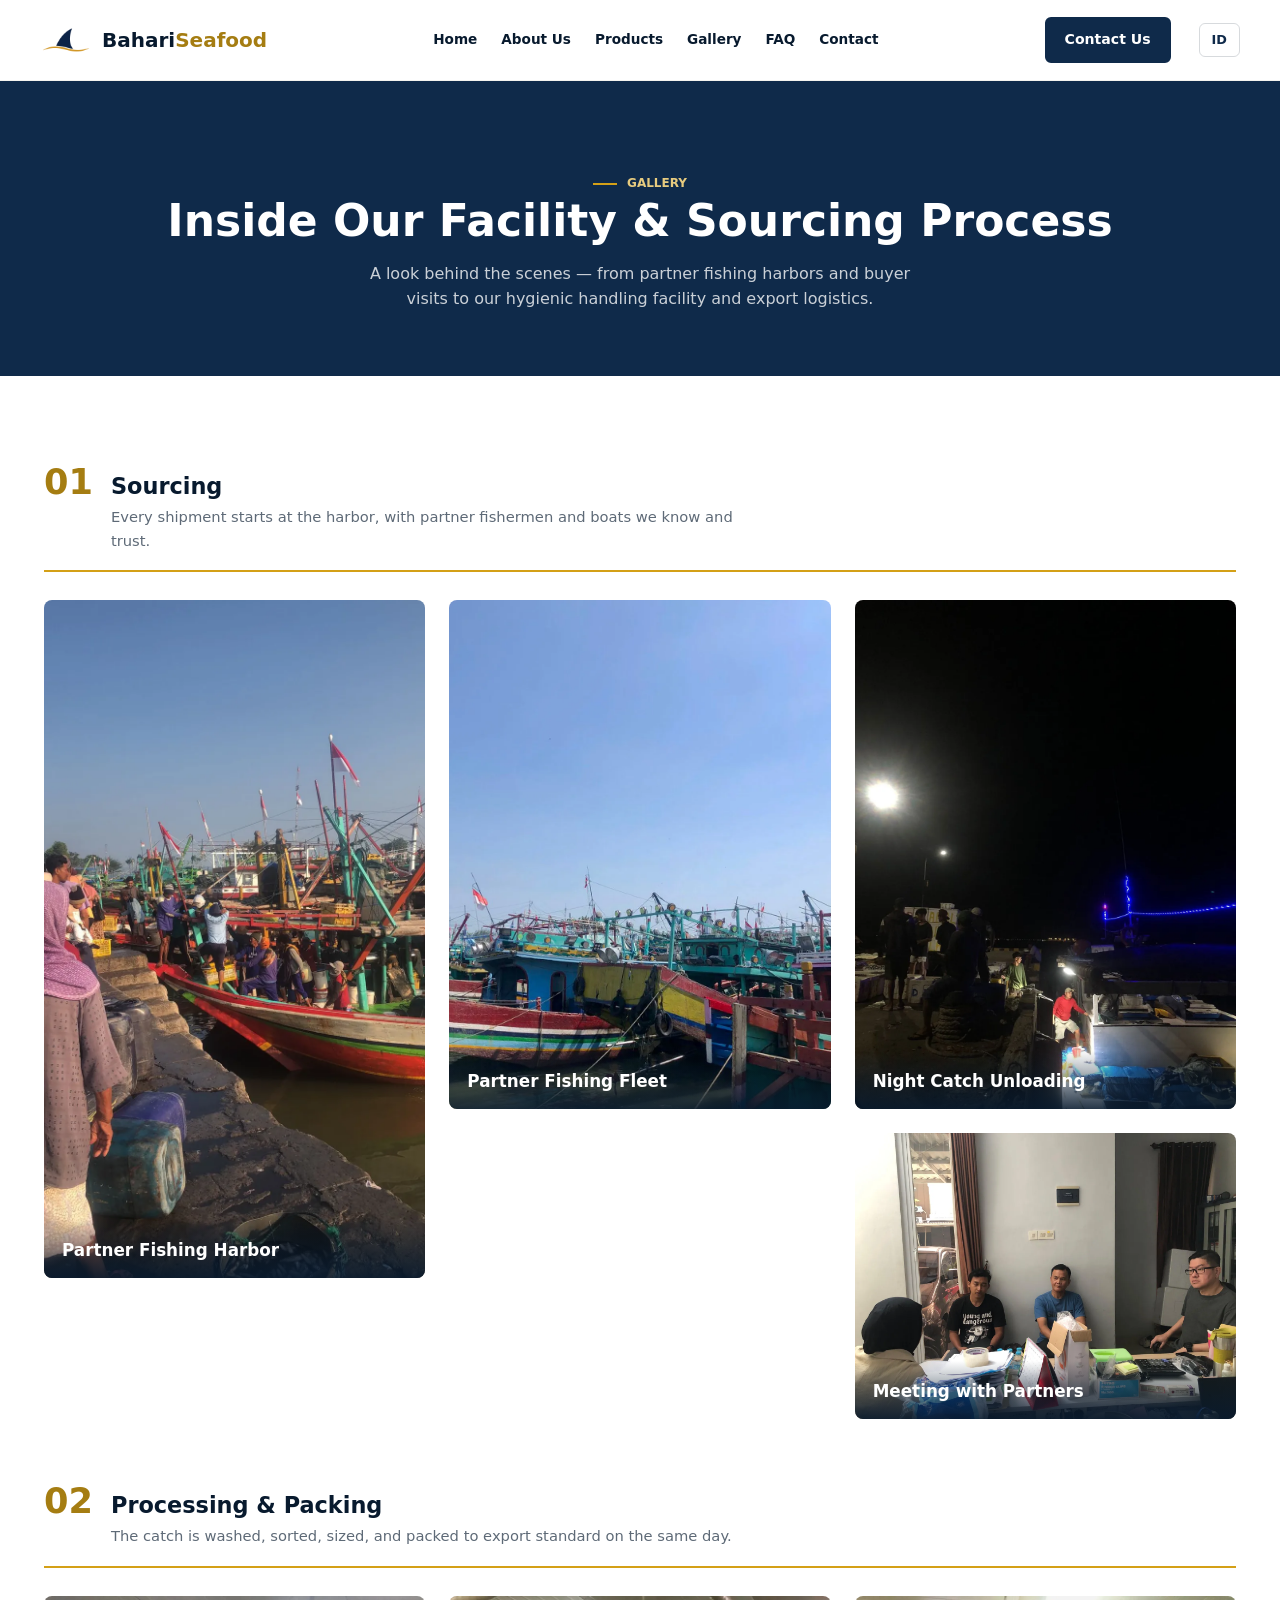
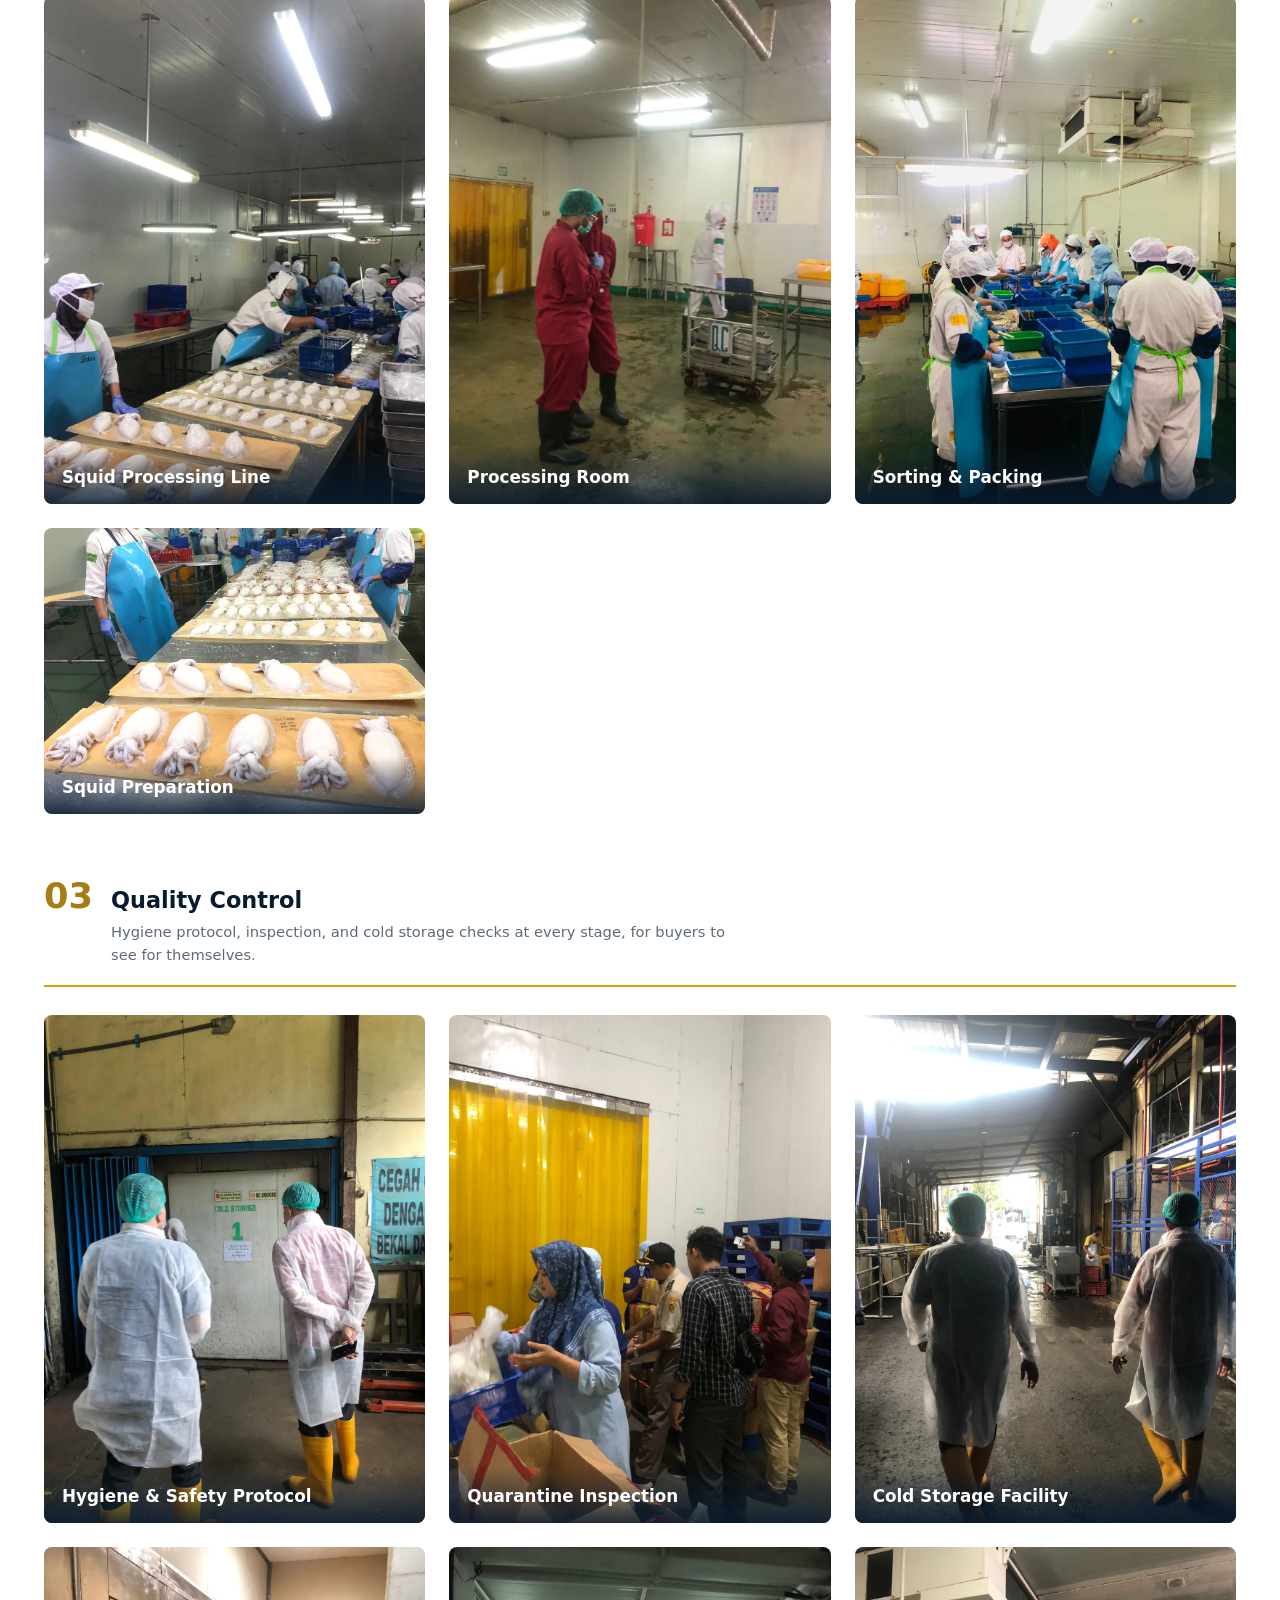
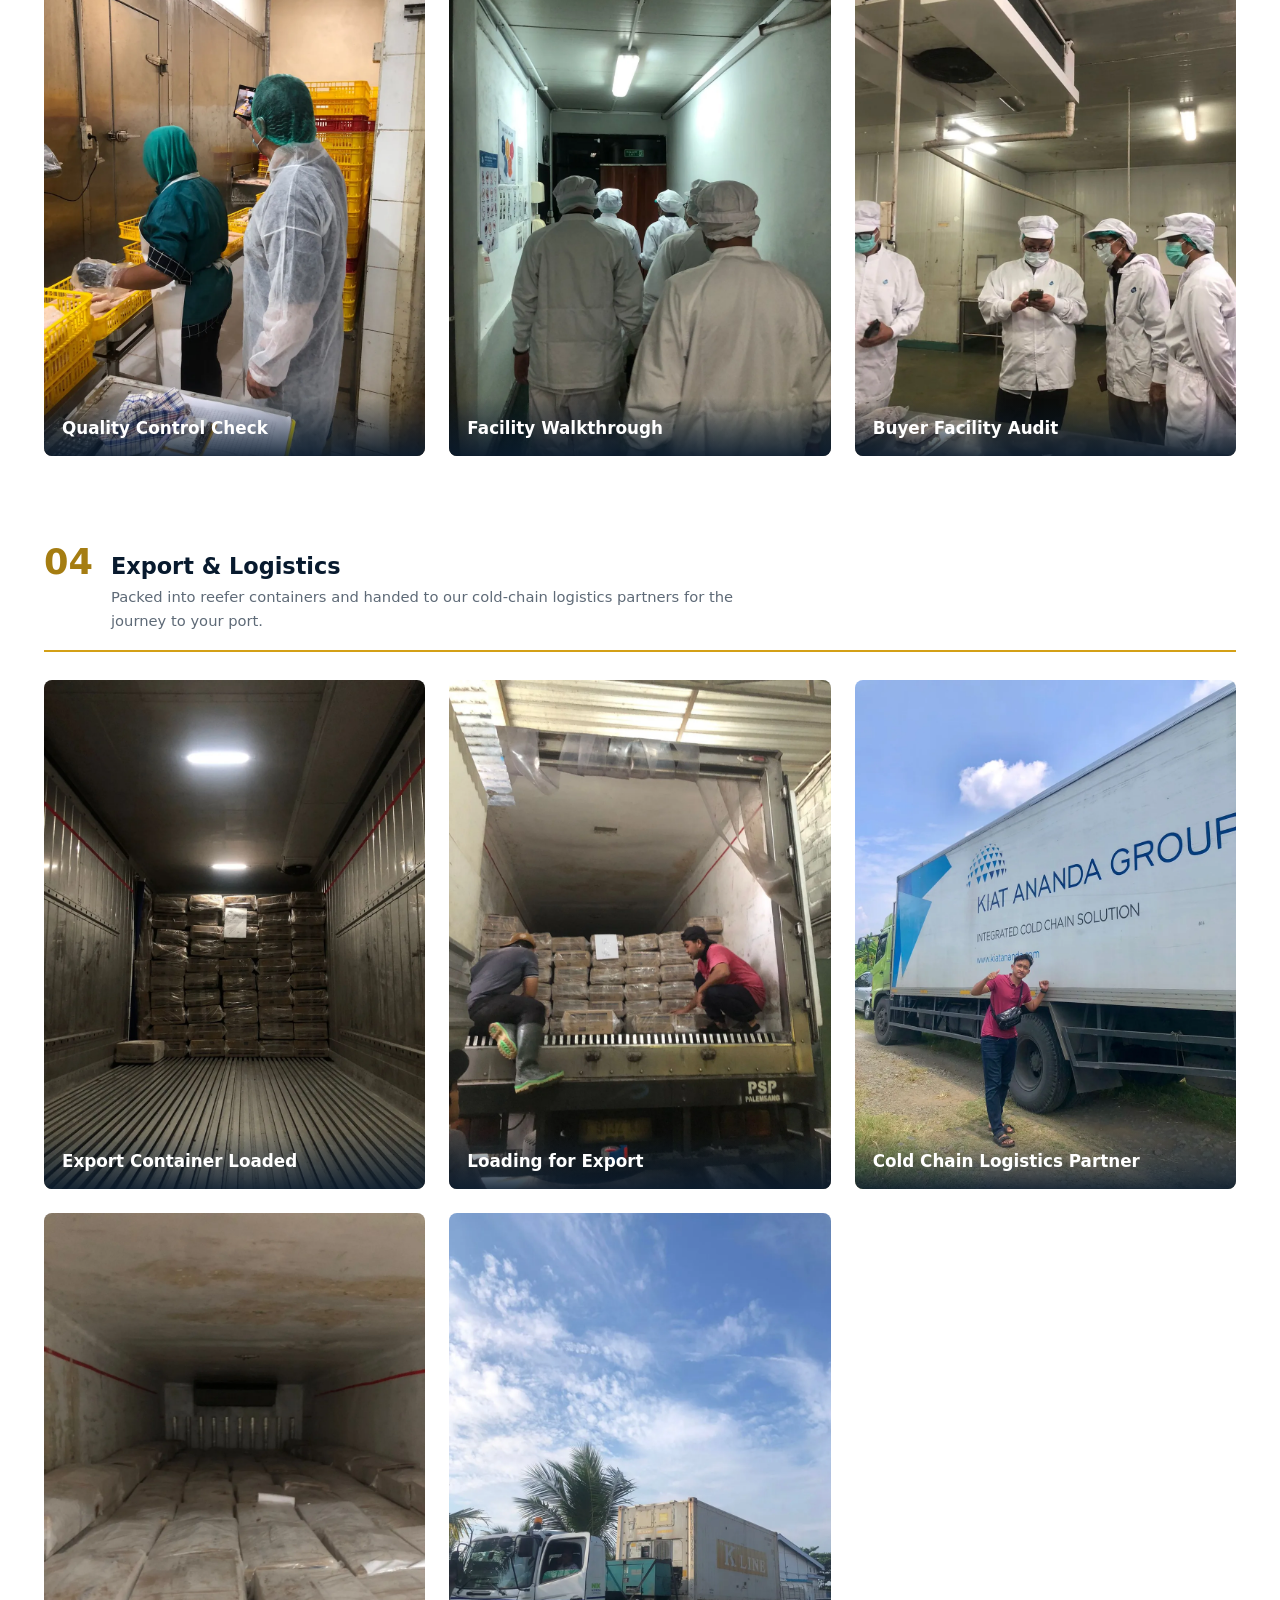
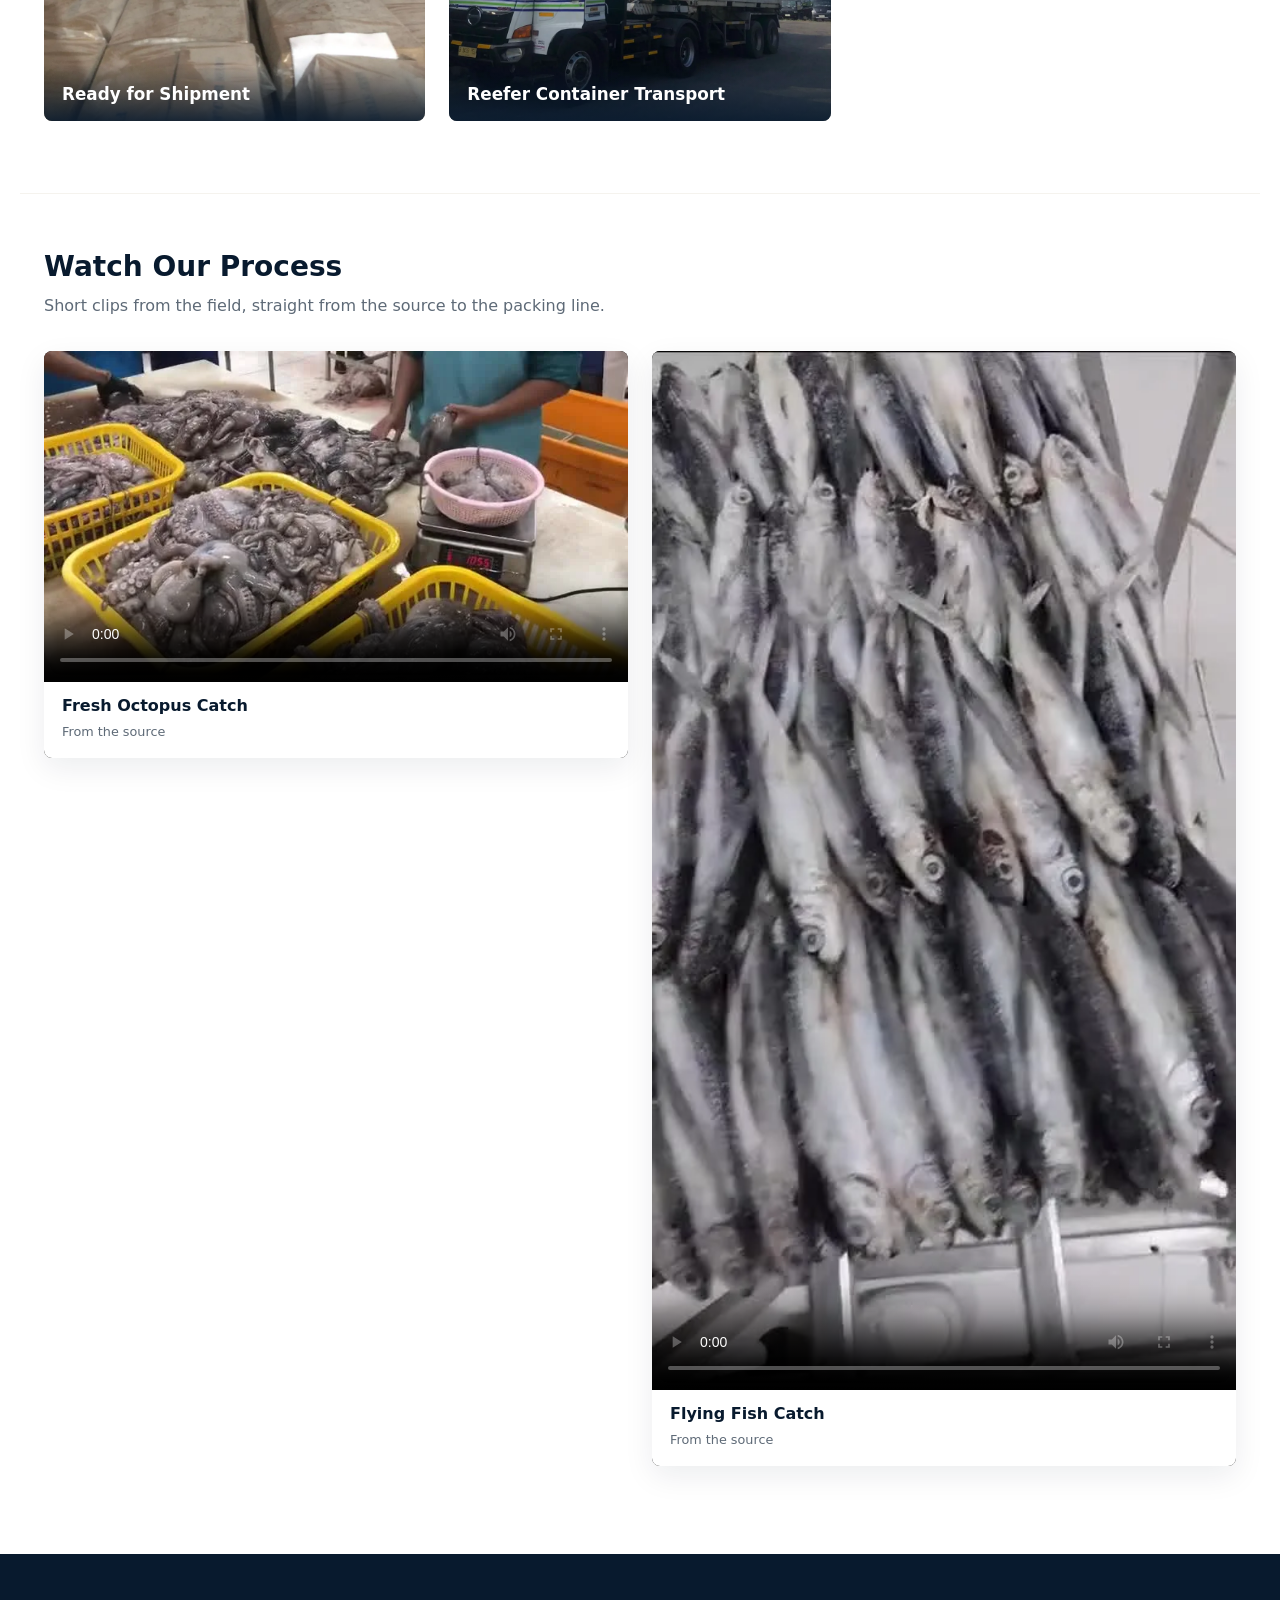
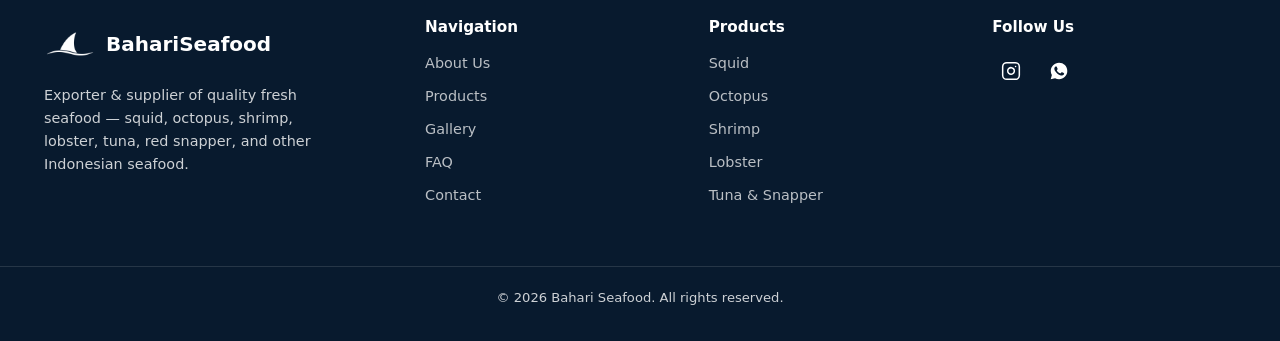
<file: gallery.html>
<!DOCTYPE html>
<html lang="en">
<head>
<meta charset="UTF-8">
<meta name="viewport" content="width=device-width, initial-scale=1.0">
<title>Gallery — Bahari Seafood</title>
<meta name="description" content="A behind-the-scenes look at Bahari Seafood&#x27;s sourcing and facility process — partner fishing harbors, buyer visits, hygienic handling, quality control, and export logistics.">
<link rel="canonical" href="https://seafood.baharinusantara.id/gallery.html">
<link rel="alternate" hreflang="en" href="https://seafood.baharinusantara.id/gallery.html">
<link rel="alternate" hreflang="id" href="https://seafood.baharinusantara.id/id/gallery.html">
<link rel="alternate" hreflang="x-default" href="https://seafood.baharinusantara.id/gallery.html">
<meta property="og:type" content="website">
<meta property="og:site_name" content="Bahari Seafood">
<meta property="og:title" content="Gallery — Bahari Seafood">
<meta property="og:description" content="A behind-the-scenes look at Bahari Seafood&#x27;s sourcing and facility process — partner fishing harbors, buyer visits, hygienic handling, quality control, and export logistics.">
<meta property="og:url" content="https://seafood.baharinusantara.id/gallery.html">
<meta property="og:image" content="https://seafood.baharinusantara.id/images/gallery/gallery-visit-harbor-fleet.webp">
<meta property="og:image:alt" content="Gallery — Bahari Seafood">
<meta property="og:locale" content="en_US">
<meta property="og:locale:alternate" content="id_ID">
<meta name="twitter:card" content="summary_large_image">
<script type="application/ld+json">
{
  "@context": "https://schema.org",
  "@graph": [
    {
      "@type": "Organization",
      "@id": "https://seafood.baharinusantara.id/#organization",
      "name": "Bahari Seafood",
      "url": "https://seafood.baharinusantara.id/",
      "logo": "https://seafood.baharinusantara.id/images/bahari-icon.png",
      "email": "marketing@baharinusantara.id",
      "telephone": "+62-823-3384-2942",
      "sameAs": [
        "https://instagram.com/bahariseafood.id"
      ],
      "address": {
        "@type": "PostalAddress",
        "streetAddress": "Rungkut Megah Raya, Ruko E No. 8, Kali Rungkut, Kec. Rungkut",
        "addressLocality": "Surabaya",
        "addressRegion": "Jawa Timur",
        "postalCode": "60293",
        "addressCountry": "ID"
      }
    }
  ]
}
</script>
<link rel="icon" href="images/favicon.png" type="image/png">
<link rel="stylesheet" href="css/style.css">
</head>
<body>

<!-- ===== HEADER ===== -->
<header class="site-header" id="header">
  <div class="container header-inner">
    <a href="./" class="logo">
      <img src="images/bahari-icon.png" alt="Bahari Seafood" class="logo-mark logo-mark--bahari">
      <span class="logo-text">Bahari<em>Seafood</em></span>
    </a>

    <nav class="main-nav" id="mainNav">
      <a href="./#home">Home</a>
      <a href="./#about">About Us</a>
      <a href="./#products">Products</a>
      <a href="gallery.html">Gallery</a>
      <a href="./#faq">FAQ</a>
      <a href="./#contact">Contact</a>
    </nav>

    <a href="./#contact" class="btn btn-primary nav-cta">Contact Us</a>

    <a href="id/gallery.html" class="lang-switch" lang="id" hreflang="id">ID</a>

    <button class="nav-toggle" id="navToggle" aria-label="Open menu" aria-expanded="false">
      <span></span><span></span><span></span>
    </button>
  </div>
</header>
<div class="nav-backdrop" id="navBackdrop" aria-hidden="true"></div>

<main>

  <!-- ===== PAGE HERO ===== -->
  <section class="page-hero">
    <div class="container">
      <p class="eyebrow">Gallery</p>
      <h1>Inside Our Facility &amp; Sourcing Process</h1>
      <p>A look behind the scenes — from partner fishing harbors and buyer visits to our hygienic handling facility and export logistics.</p>
    </div>
  </section>

  <!-- ===== GALLERY GRID ===== -->
  <section class="section">
    <div class="container">
      <div class="gallery-stage reveal">
        <div class="gallery-stage-head">
          <span class="gallery-stage-num">01</span>
          <div class="gallery-stage-text">
            <h3>Sourcing</h3>
            <p>Every shipment starts at the harbor, with partner fishermen and boats we know and trust.</p>
          </div>
        </div>
        <div class="gallery-mosaic">
          <div class="gallery-item"><img src="images/gallery/gallery-harbor.webp" alt="Local fishing boats at partner harbor" loading="lazy" width="788" height="1400"><div class="gallery-caption"><h3>Partner Fishing Harbor</h3></div></div>
          <div class="gallery-item"><img src="images/gallery/gallery-visit-harbor-fleet.webp" alt="Partner fishing boats moored at the harbor" loading="lazy" width="957" height="1276"><div class="gallery-caption"><h3>Partner Fishing Fleet</h3></div></div>
          <div class="gallery-item"><img src="images/gallery/gallery-visit-night-harbor.webp" alt="Fresh catch unloaded at the harbor at night" loading="lazy" width="1050" height="1400"><div class="gallery-caption"><h3>Night Catch Unloading</h3></div></div>
          <div class="gallery-item"><img src="images/gallery/gallery-visit-meeting.webp" alt="Team meeting with business partners" loading="lazy" width="1400" height="1050"><div class="gallery-caption"><h3>Meeting with Partners</h3></div></div>
        </div>
      </div>

      <div class="gallery-stage reveal">
        <div class="gallery-stage-head">
          <span class="gallery-stage-num">02</span>
          <div class="gallery-stage-text">
            <h3>Processing &amp; Packing</h3>
            <p>The catch is washed, sorted, sized, and packed to export standard on the same day.</p>
          </div>
        </div>
        <div class="gallery-mosaic">
          <div class="gallery-item"><img src="images/gallery/gallery-visit-squid-processing.webp" alt="Staff processing squid on the packing line" loading="lazy" width="1050" height="1400"><div class="gallery-caption"><h3>Squid Processing Line</h3></div></div>
          <div class="gallery-item"><img src="images/gallery/gallery-visit-squid-trays.webp" alt="Cleaned squid arranged on trays before packing" loading="lazy" width="1400" height="1050"><div class="gallery-caption"><h3>Squid Preparation</h3></div></div>
          <div class="gallery-item"><img src="images/gallery/gallery-visit-qc-room.webp" alt="Staff in protective coveralls in the processing room" loading="lazy" width="1050" height="1400"><div class="gallery-caption"><h3>Processing Room</h3></div></div>
          <div class="gallery-item"><img src="images/gallery/gallery-visit-packing-room.webp" alt="Staff sorting and packing seafood at the facility" loading="lazy" width="1050" height="1400"><div class="gallery-caption"><h3>Sorting &amp; Packing</h3></div></div>
        </div>
      </div>

      <div class="gallery-stage reveal">
        <div class="gallery-stage-head">
          <span class="gallery-stage-num">03</span>
          <div class="gallery-stage-text">
            <h3>Quality Control</h3>
            <p>Hygiene protocol, inspection, and cold storage checks at every stage, for buyers to see for themselves.</p>
          </div>
        </div>
        <div class="gallery-mosaic">
          <div class="gallery-item"><img src="images/gallery/gallery-visit-hygiene.webp" alt="Staff following hygiene protocol at the facility entrance" loading="lazy" width="1050" height="1400"><div class="gallery-caption"><h3>Hygiene &amp; Safety Protocol</h3></div></div>
          <div class="gallery-item"><img src="images/gallery/gallery-visit-qc.webp" alt="Staff conducting a quality control check" loading="lazy" width="1050" height="1400"><div class="gallery-caption"><h3>Quality Control Check</h3></div></div>
          <div class="gallery-item"><img src="images/gallery/gallery-visit-cold-storage-receiving.webp" alt="Product quarantine inspection at the cold storage entrance" loading="lazy" width="1050" height="1400"><div class="gallery-caption"><h3>Quarantine Inspection</h3></div></div>
          <div class="gallery-item"><img src="images/gallery/gallery-visit-corridor.webp" alt="Staff in hygienic coveralls walking through the facility" loading="lazy" width="1050" height="1400"><div class="gallery-caption"><h3>Facility Walkthrough</h3></div></div>
          <div class="gallery-item"><img src="images/gallery/gallery-visit-warehouse.webp" alt="Staff entering the processing facility" loading="lazy" width="1050" height="1400"><div class="gallery-caption"><h3>Cold Storage Facility</h3></div></div>
          <div class="gallery-item"><img src="images/gallery/gallery-visit-buyer-audit.webp" alt="Buyer visit and facility audit inside the cold storage room" loading="lazy" width="1050" height="1400"><div class="gallery-caption"><h3>Buyer Facility Audit</h3></div></div>
        </div>
      </div>

      <div class="gallery-stage reveal">
        <div class="gallery-stage-head">
          <span class="gallery-stage-num">04</span>
          <div class="gallery-stage-text">
            <h3>Export &amp; Logistics</h3>
            <p>Packed into reefer containers and handed to our cold-chain logistics partners for the journey to your port.</p>
          </div>
        </div>
        <div class="gallery-mosaic">
          <div class="gallery-item"><img src="images/gallery/gallery-visit-container-loaded-1.webp" alt="Export reefer container loaded with packed cartons" loading="lazy" width="1050" height="1400"><div class="gallery-caption"><h3>Export Container Loaded</h3></div></div>
          <div class="gallery-item"><img src="images/gallery/gallery-visit-container-loaded-2.webp" alt="Export reefer container fully packed for shipment" loading="lazy" width="1050" height="1400"><div class="gallery-caption"><h3>Ready for Shipment</h3></div></div>
          <div class="gallery-item"><img src="images/gallery/gallery-visit-loading-truck.webp" alt="Staff loading cartons into a reefer truck" loading="lazy" width="1050" height="1400"><div class="gallery-caption"><h3>Loading for Export</h3></div></div>
          <div class="gallery-item"><img src="images/gallery/gallery-visit-container-truck.webp" alt="Reefer container truck ready for export shipment" loading="lazy" width="1050" height="1400"><div class="gallery-caption"><h3>Reefer Container Transport</h3></div></div>
          <div class="gallery-item"><img src="images/gallery/gallery-visit-logistics-partner.webp" alt="Bahari Seafood team with a cold chain logistics partner truck" loading="lazy" width="1050" height="1400"><div class="gallery-caption"><h3>Cold Chain Logistics Partner</h3></div></div>
        </div>
      </div>
    </div>

    <div class="container about-sub">
      <div class="about-sub-head reveal">
        <h3>Watch Our Process</h3>
        <p>Short clips from the field, straight from the source to the packing line.</p>
      </div>
      <div class="video-grid">

        <div class="video-card reveal">
          <video controls preload="metadata" poster="images/gallery/poster-octopus-catch.webp" width="720" height="404">
            <source src="videos/octopus-catch.mp4" type="video/mp4">
          </video>
          <div class="video-card-caption">
            <h3>Fresh Octopus Catch</h3>
            <span>From the source</span>
          </div>
        </div>

        <div class="video-card reveal">
          <video controls preload="metadata" poster="images/gallery/poster-flying-fish-catch.webp" width="480" height="854">
            <source src="videos/flying-fish-catch.mp4" type="video/mp4">
          </video>
          <div class="video-card-caption">
            <h3>Flying Fish Catch</h3>
            <span>From the source</span>
          </div>
        </div>

      </div>
    </div>
  </section>

</main>

<!-- ===== FOOTER ===== -->
<footer class="site-footer">
  <div class="container footer-inner">
    <div class="footer-brand">
      <a href="./" class="logo">
        <img src="images/bahari-icon.png" alt="Bahari Seafood" class="logo-mark logo-mark--bahari">
        <span class="logo-text">Bahari<em>Seafood</em></span>
      </a>
      <p>Exporter &amp; supplier of quality fresh seafood — squid, octopus, shrimp, lobster, tuna, red snapper, and other Indonesian seafood.</p>
    </div>
    <div class="footer-links">
      <h4>Navigation</h4>
      <a href="./#about">About Us</a>
      <a href="./#products">Products</a>
      <a href="gallery.html">Gallery</a>
      <a href="./#faq">FAQ</a>
      <a href="./#contact">Contact</a>
    </div>
    <div class="footer-links">
      <h4>Products</h4>
      <a href="./#products">Squid</a>
      <a href="./#products">Octopus</a>
      <a href="./#products">Shrimp</a>
      <a href="./#products">Lobster</a>
      <a href="./#products">Tuna &amp; Snapper</a>
    </div>
    <div class="footer-social">
      <h4>Follow Us</h4>
      <div class="social-icons">
        <a href="https://instagram.com/bahariseafood.id" aria-label="Instagram" target="_blank" rel="noopener"><svg viewBox="0 0 24 24" fill="none" stroke="currentColor" stroke-width="1.8" stroke-linecap="round" stroke-linejoin="round"><rect x="2" y="2" width="20" height="20" rx="5" ry="5"/><path d="M16 11.37A4 4 0 1 1 12.63 8 4 4 0 0 1 16 11.37z"/><line x1="17.5" y1="6.5" x2="17.51" y2="6.5"/></svg></a>
        <a href="https://wa.me/6282333842942" aria-label="WhatsApp" target="_blank" rel="noopener"><svg viewBox="0 0 24 24" fill="currentColor"><path d="M12.04 2c-5.46 0-9.91 4.45-9.91 9.91 0 1.75.46 3.45 1.32 4.95L2.05 22l5.25-1.38c1.45.79 3.08 1.21 4.74 1.21h.004c5.46 0 9.91-4.45 9.91-9.91 0-2.65-1.03-5.14-2.9-7.01A9.816 9.816 0 0 0 12.05 2zm5.86 14.02c-.24.68-1.4 1.32-1.94 1.4-.5.08-1.12.11-1.8-.11-.42-.13-.96-.3-1.65-.6-2.9-1.25-4.79-4.18-4.93-4.37-.14-.19-1.18-1.57-1.18-3 0-1.43.75-2.13 1.02-2.42.27-.29.58-.36.78-.36.2 0 .39 0 .56.01.18.01.42-.07.66.5.24.58.83 2.01.9 2.16.07.15.12.33.02.53-.1.2-.15.32-.3.49-.15.17-.31.38-.44.51-.15.15-.3.31-.13.6.17.29.76 1.25 1.63 2.02 1.12.99 2.06 1.3 2.35 1.45.29.15.46.13.63-.08.17-.21.72-.84.91-1.13.19-.29.38-.24.64-.14.26.1 1.65.78 1.93.92.28.14.47.21.54.33.07.12.07.68-.17 1.36z"/></svg></a>
      </div>
    </div>
  </div>
  <div class="footer-bottom">
    <div class="container">
      <p>© <span id="year"></span> Bahari Seafood. All rights reserved.</p>
    </div>
  </div>
</footer>

<button class="back-to-top" id="backToTop" aria-label="Back to top">↑</button>

<!-- ===== QUICK NAV DOCK ===== -->
<nav class="dock" aria-label="Quick navigation">
  <div class="dock-panel" id="dockPanel">
    <a href="./#home" class="dock-item">
      <span class="dock-tooltip">Home</span>
      <svg class="dock-icon" viewBox="0 0 24 24" fill="none" stroke="currentColor" stroke-width="1.8" stroke-linecap="round" stroke-linejoin="round" aria-hidden="true"><path d="M3 11l9-7 9 7"/><path d="M5 10v9a1 1 0 0 0 1 1h3v-6h6v6h3a1 1 0 0 0 1-1v-9"/></svg>
    </a>
    <a href="./#about" class="dock-item">
      <span class="dock-tooltip">About Us</span>
      <svg class="dock-icon" viewBox="0 0 24 24" fill="none" stroke="currentColor" stroke-width="1.8" stroke-linecap="round" stroke-linejoin="round" aria-hidden="true"><circle cx="12" cy="12" r="9"/><line x1="12" y1="16" x2="12" y2="12"/><line x1="12" y1="8" x2="12.01" y2="8"/></svg>
    </a>
    <a href="./#products" class="dock-item">
      <span class="dock-tooltip">Products</span>
      <svg class="dock-icon" viewBox="0 0 24 24" fill="none" stroke="currentColor" stroke-width="1.8" stroke-linecap="round" stroke-linejoin="round" aria-hidden="true"><path d="M21 8l-9-5-9 5 9 5 9-5z"/><path d="M3 8v8l9 5 9-5V8"/><path d="M12 13v8"/></svg>
    </a>
    <a href="gallery.html" class="dock-item">
      <span class="dock-tooltip">Gallery</span>
      <svg class="dock-icon" viewBox="0 0 24 24" fill="none" stroke="currentColor" stroke-width="1.8" stroke-linecap="round" stroke-linejoin="round" aria-hidden="true"><rect x="3" y="3" width="18" height="18" rx="2"/><circle cx="8.5" cy="8.5" r="1.5"/><path d="M21 15l-5-5L5 21"/></svg>
    </a>
    <a href="./#faq" class="dock-item">
      <span class="dock-tooltip">FAQ</span>
      <svg class="dock-icon" viewBox="0 0 24 24" fill="none" stroke="currentColor" stroke-width="1.8" stroke-linecap="round" stroke-linejoin="round" aria-hidden="true"><path d="M21 11.5a8.5 8.5 0 0 1-8.5 8.5 8.4 8.4 0 0 1-4-1L3 20l1-4.5A8.5 8.5 0 1 1 21 11.5z"/><path d="M9.5 9a2.5 2.5 0 0 1 5 0c0 1.5-2.5 1.7-2.5 3.5"/><line x1="12" y1="16" x2="12.01" y2="16"/></svg>
    </a>
    <a href="./#contact" class="dock-item">
      <span class="dock-tooltip">Contact</span>
      <svg class="dock-icon" viewBox="0 0 24 24" fill="none" stroke="currentColor" stroke-width="1.8" stroke-linecap="round" stroke-linejoin="round" aria-hidden="true"><rect x="2" y="4" width="20" height="16" rx="2"/><path d="M2 7l10 6 10-6"/></svg>
    </a>
  </div>
</nav>

<script src="js/dock.js"></script>
<script src="js/main.js"></script>
</body>
</html>
</file>
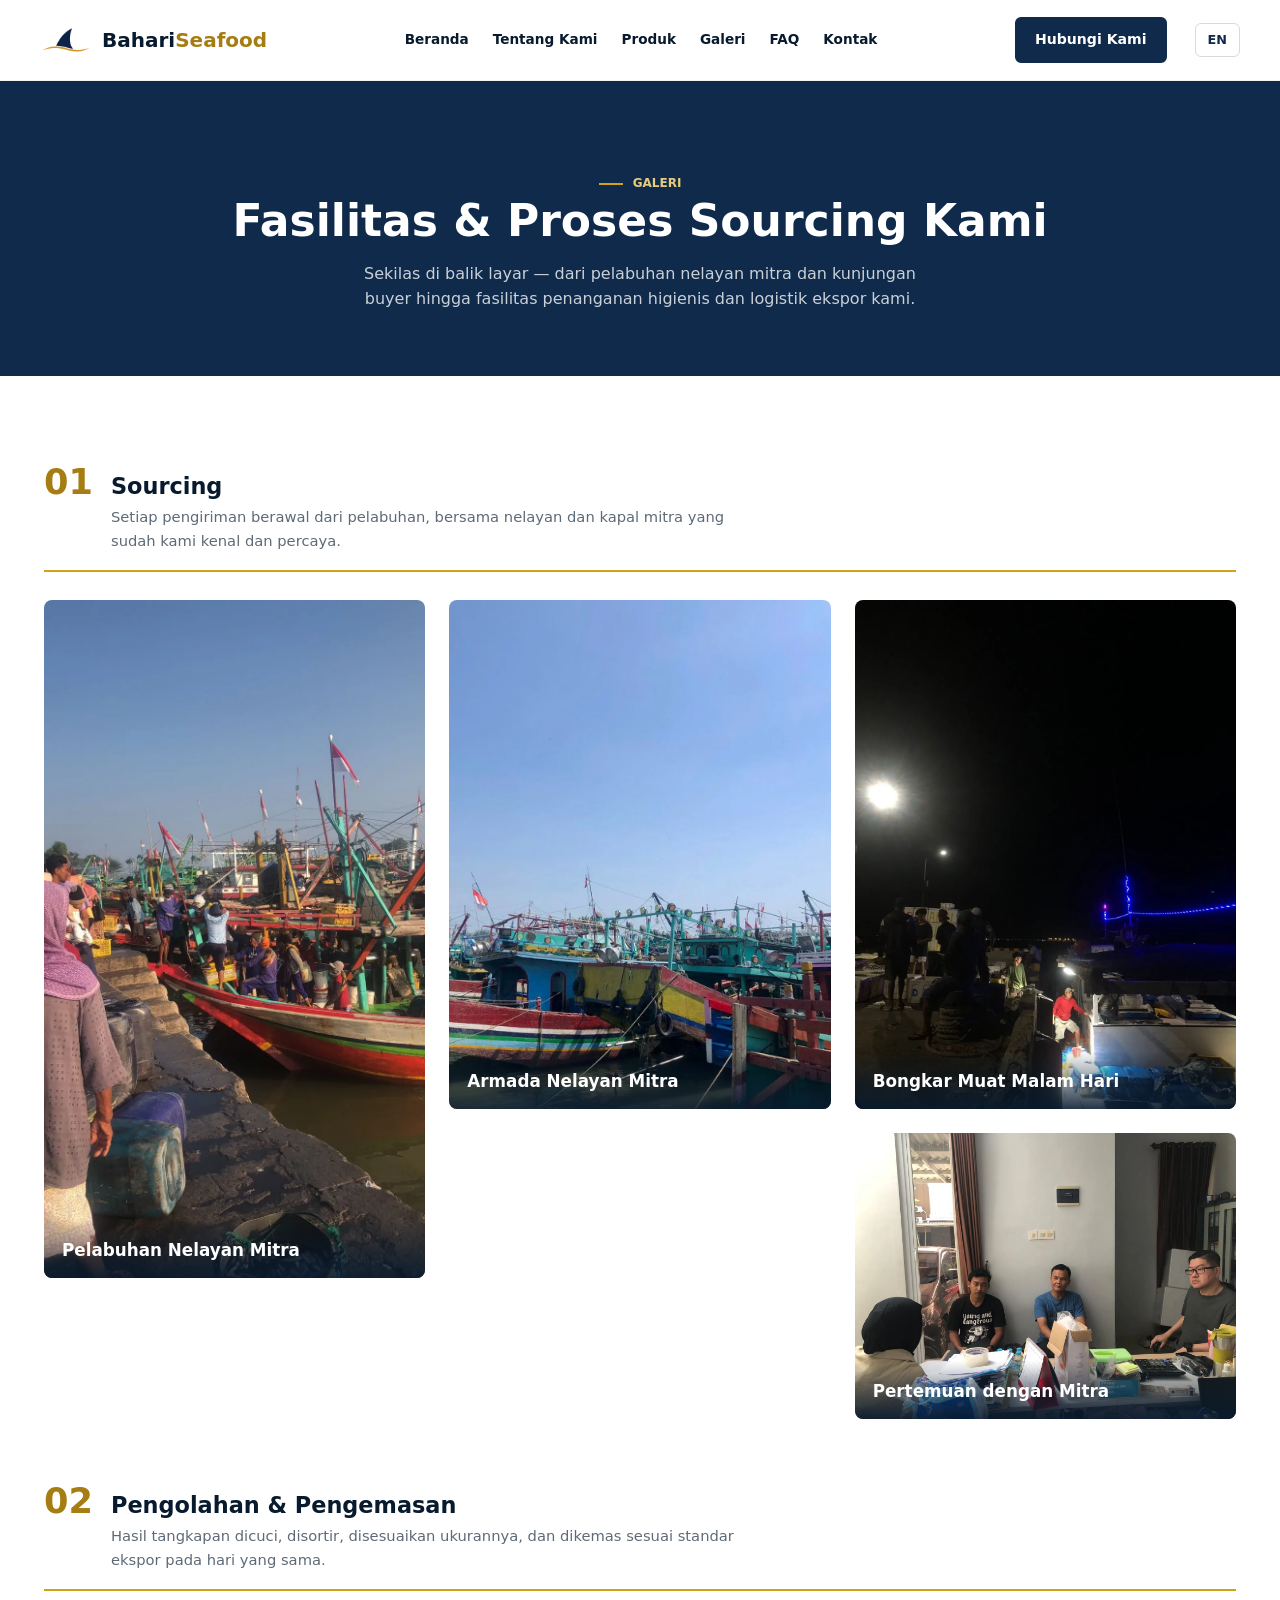
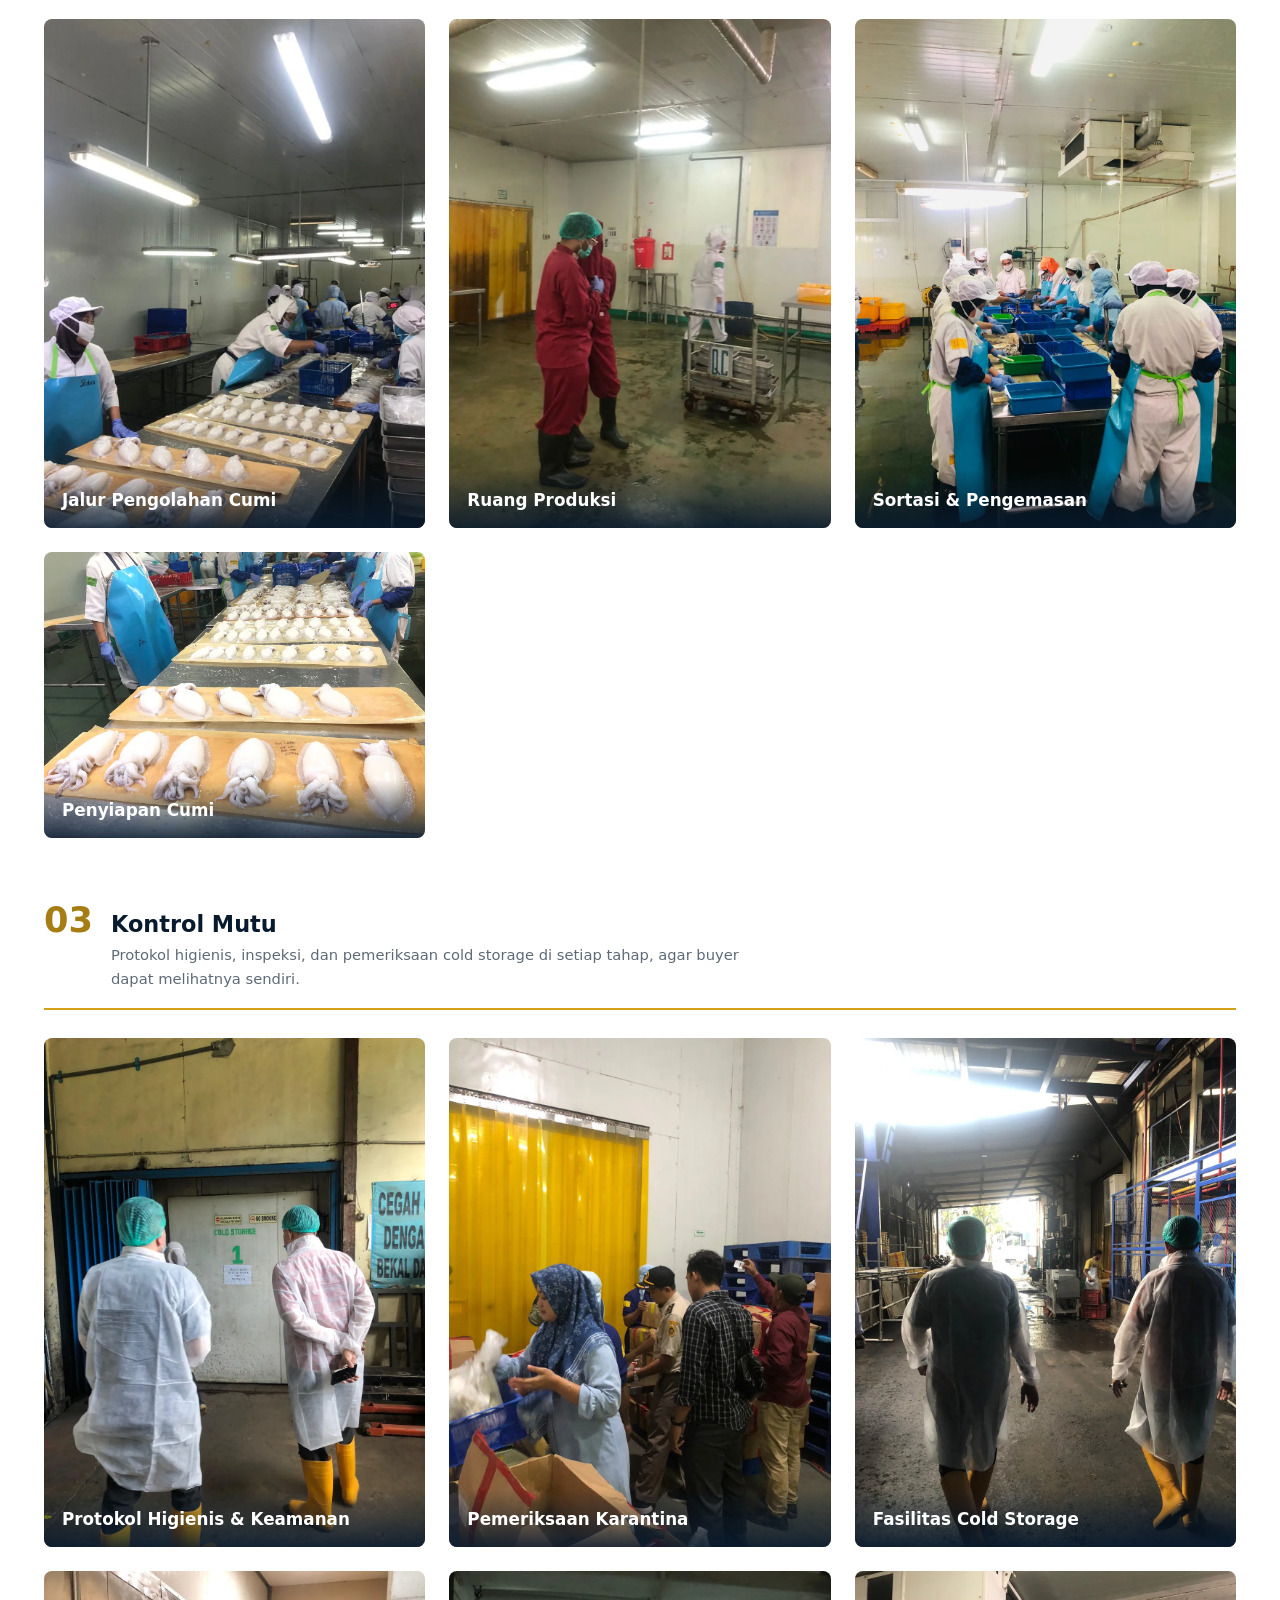
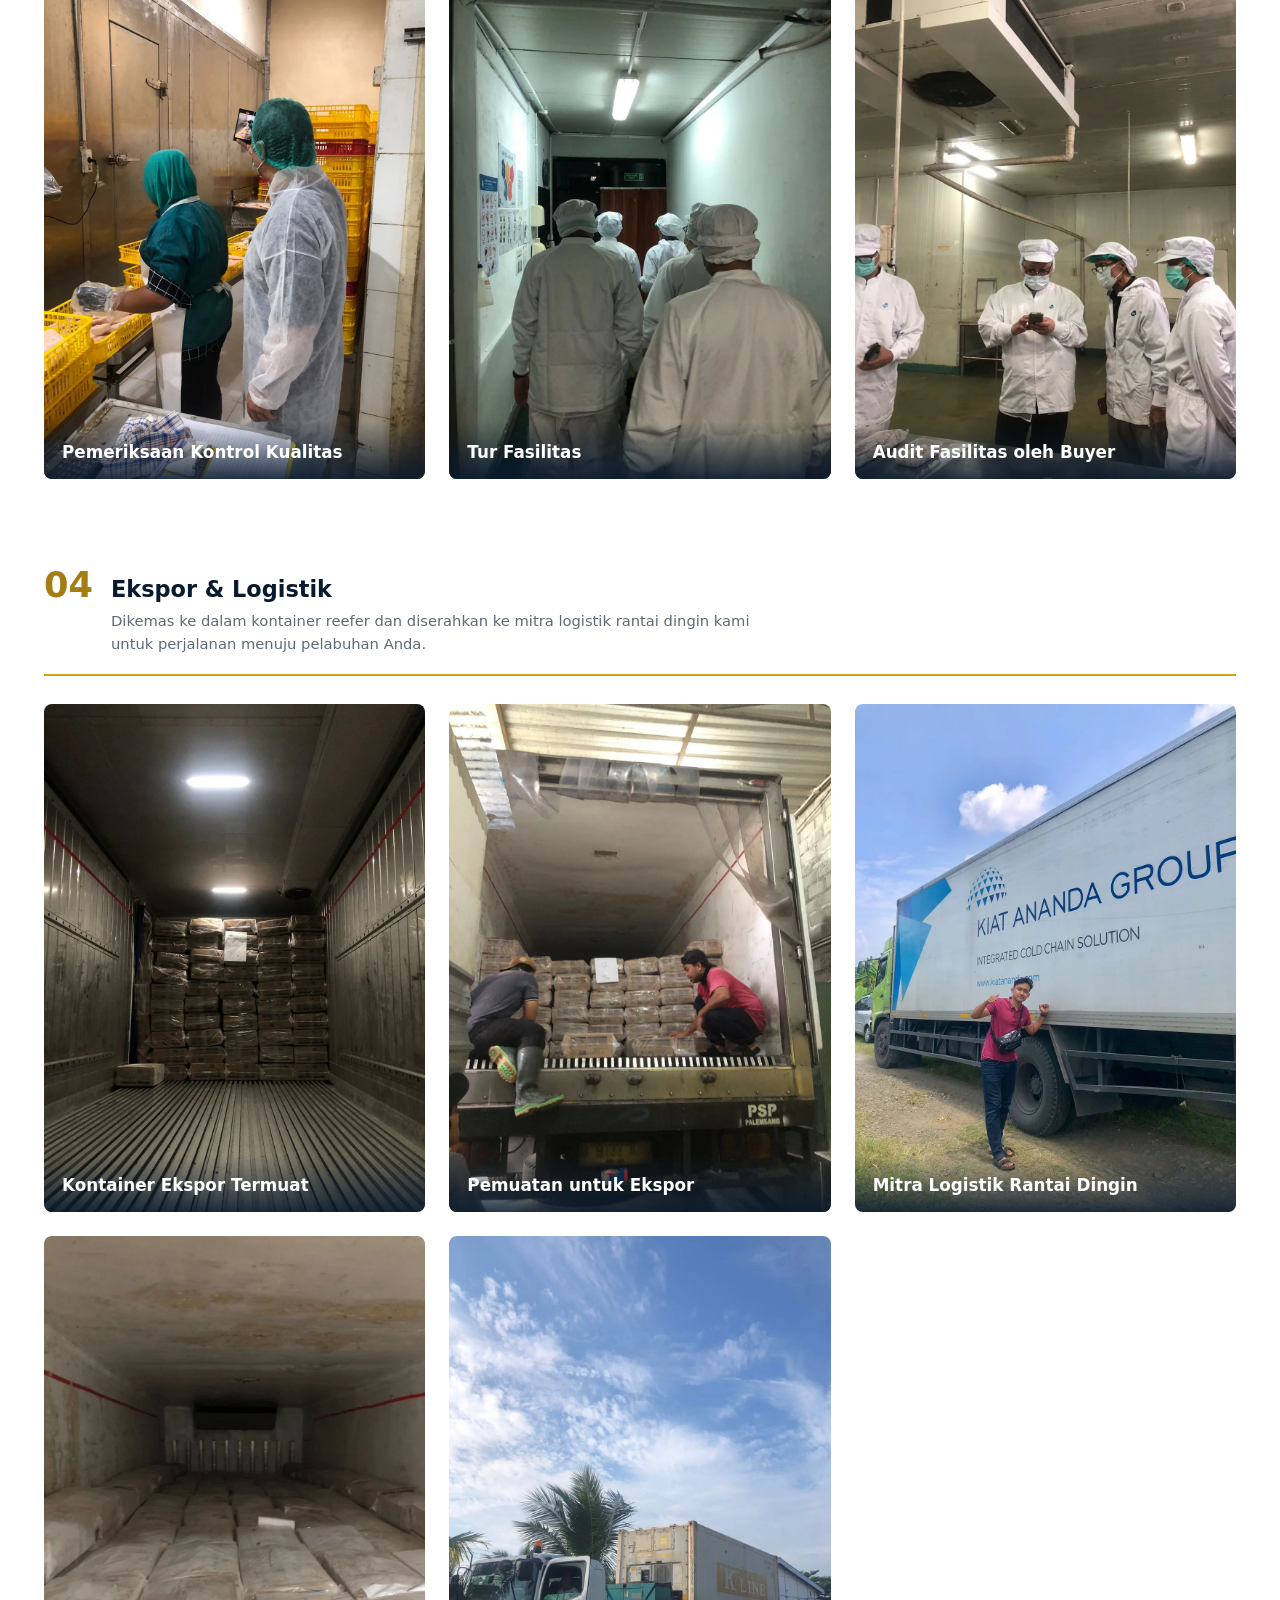
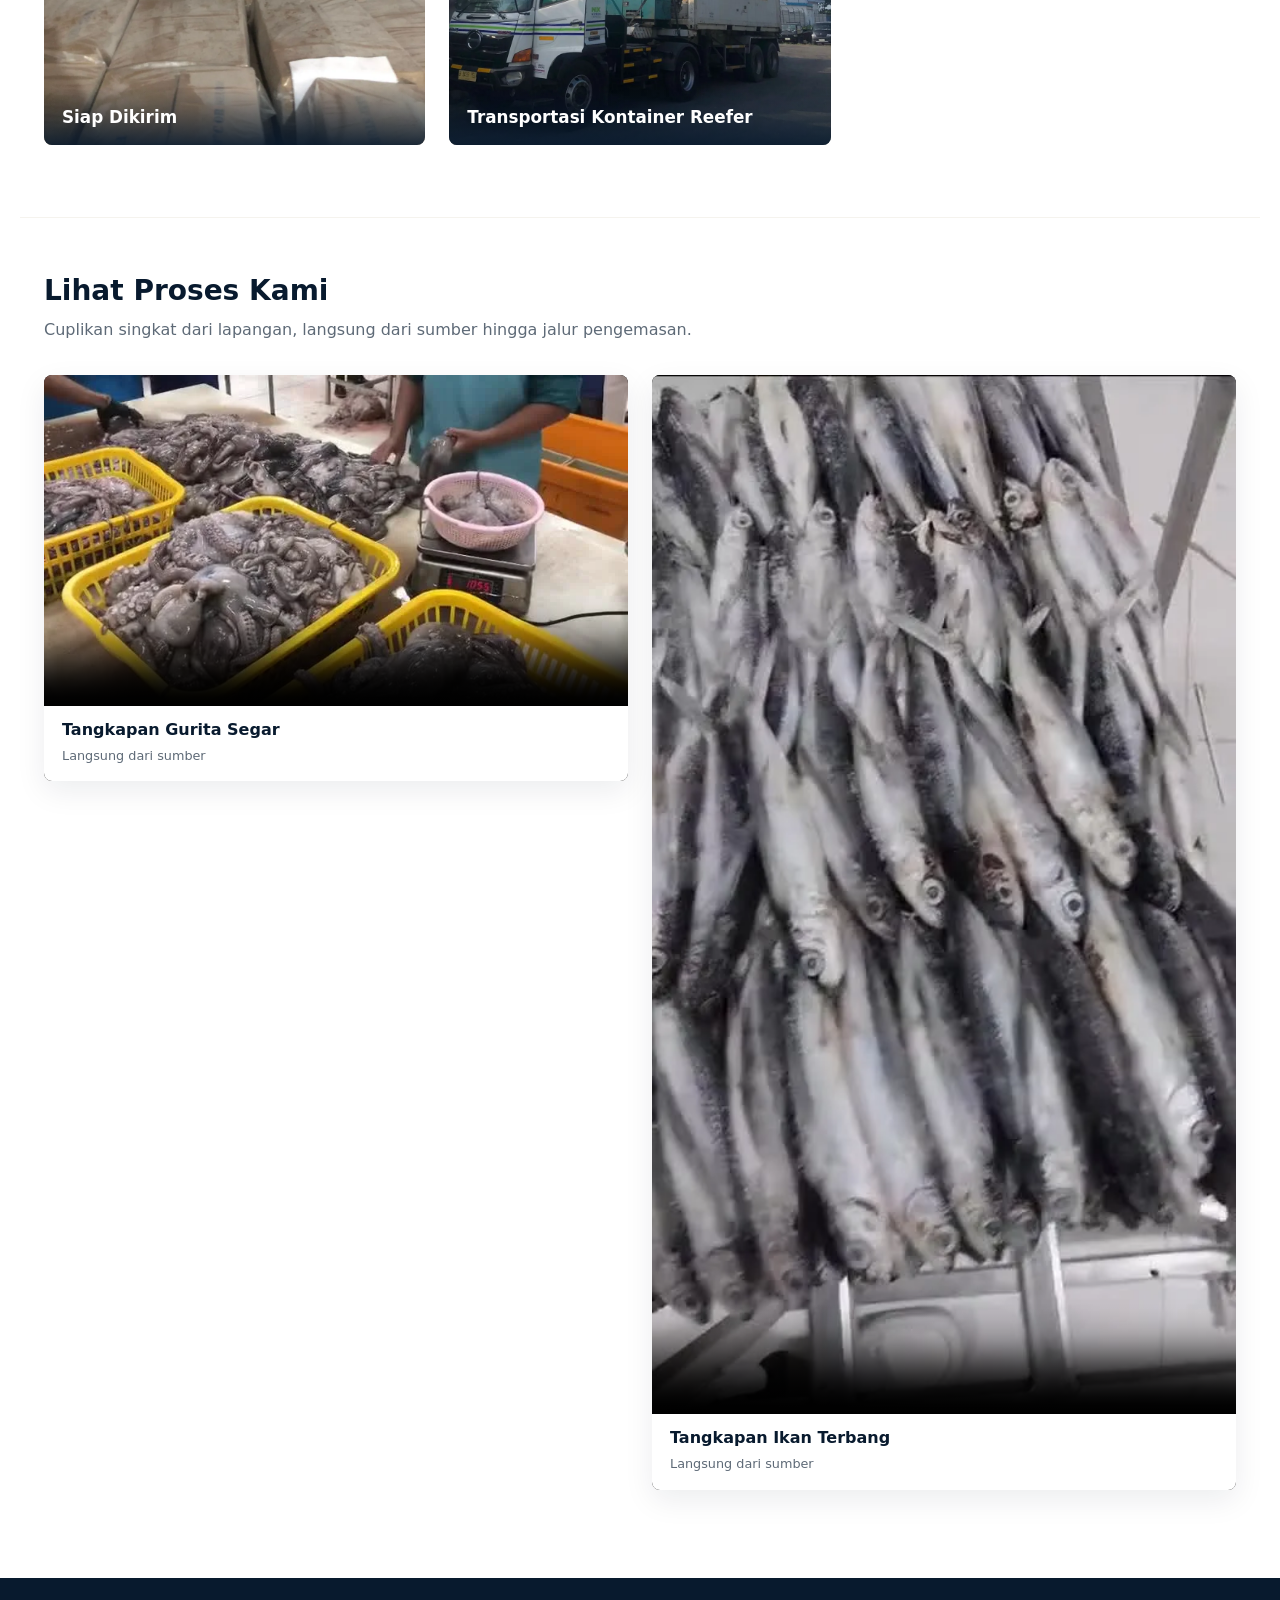
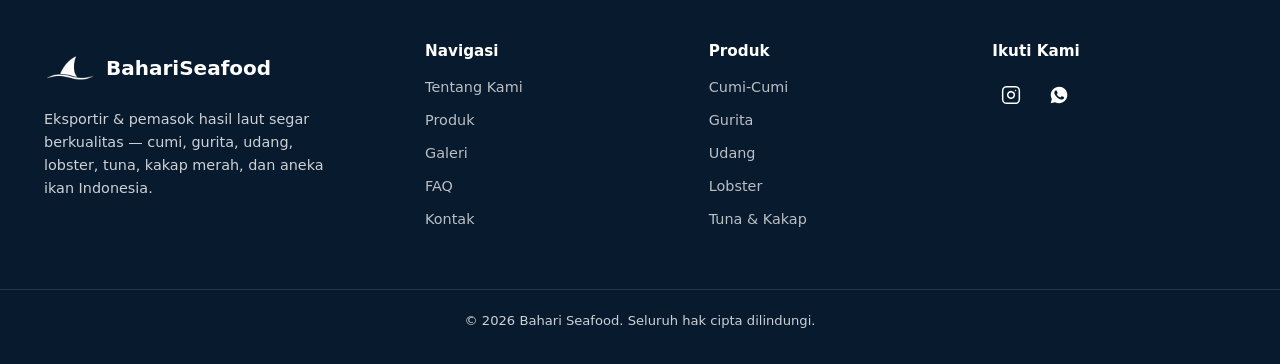
<file: id/gallery.html>
<!DOCTYPE html>
<html lang="id">
<head>
<meta charset="UTF-8">
<meta name="viewport" content="width=device-width, initial-scale=1.0">
<title>Galeri — Bahari Seafood</title>
<meta name="description" content="Pandangan di balik layar proses sourcing dan fasilitas Bahari Seafood — pelabuhan nelayan mitra, kunjungan buyer, penanganan higienis, kontrol kualitas, dan logistik ekspor.">
<link rel="canonical" href="https://seafood.baharinusantara.id/id/gallery.html">
<link rel="alternate" hreflang="en" href="https://seafood.baharinusantara.id/gallery.html">
<link rel="alternate" hreflang="id" href="https://seafood.baharinusantara.id/id/gallery.html">
<link rel="alternate" hreflang="x-default" href="https://seafood.baharinusantara.id/gallery.html">
<meta property="og:type" content="website">
<meta property="og:site_name" content="Bahari Seafood">
<meta property="og:title" content="Galeri — Bahari Seafood">
<meta property="og:description" content="Pandangan di balik layar proses sourcing dan fasilitas Bahari Seafood — pelabuhan nelayan mitra, kunjungan buyer, penanganan higienis, kontrol kualitas, dan logistik ekspor.">
<meta property="og:url" content="https://seafood.baharinusantara.id/id/gallery.html">
<meta property="og:image" content="https://seafood.baharinusantara.id/images/gallery/gallery-visit-harbor-fleet.webp">
<meta property="og:image:alt" content="Galeri — Bahari Seafood">
<meta property="og:locale" content="id_ID">
<meta property="og:locale:alternate" content="en_US">
<meta name="twitter:card" content="summary_large_image">
<script type="application/ld+json">
{
  "@context": "https://schema.org",
  "@graph": [
    {
      "@type": "Organization",
      "@id": "https://seafood.baharinusantara.id/#organization",
      "name": "Bahari Seafood",
      "url": "https://seafood.baharinusantara.id/",
      "logo": "https://seafood.baharinusantara.id/images/bahari-icon.png",
      "email": "marketing@baharinusantara.id",
      "telephone": "+62-823-3384-2942",
      "sameAs": [
        "https://instagram.com/bahariseafood.id"
      ],
      "address": {
        "@type": "PostalAddress",
        "streetAddress": "Rungkut Megah Raya, Ruko E No. 8, Kali Rungkut, Kec. Rungkut",
        "addressLocality": "Surabaya",
        "addressRegion": "Jawa Timur",
        "postalCode": "60293",
        "addressCountry": "ID"
      }
    }
  ]
}
</script>
<link rel="icon" href="../images/favicon.png" type="image/png">
<link rel="stylesheet" href="../css/style.css">
</head>
<body>

<!-- ===== HEADER ===== -->
<header class="site-header" id="header">
  <div class="container header-inner">
    <a href="./" class="logo">
      <img src="../images/bahari-icon.png" alt="Bahari Seafood" class="logo-mark logo-mark--bahari">
      <span class="logo-text">Bahari<em>Seafood</em></span>
    </a>

    <nav class="main-nav" id="mainNav">
      <a href="./#beranda">Beranda</a>
      <a href="./#tentang">Tentang Kami</a>
      <a href="./#produk">Produk</a>
      <a href="gallery.html">Galeri</a>
      <a href="./#faq">FAQ</a>
      <a href="./#kontak">Kontak</a>
    </nav>

    <a href="./#kontak" class="btn btn-primary nav-cta">Hubungi Kami</a>

    <a href="../gallery.html" class="lang-switch" lang="en" hreflang="en">EN</a>

    <button class="nav-toggle" id="navToggle" aria-label="Buka menu" aria-expanded="false">
      <span></span><span></span><span></span>
    </button>
  </div>
</header>
<div class="nav-backdrop" id="navBackdrop" aria-hidden="true"></div>

<main>

  <!-- ===== PAGE HERO ===== -->
  <section class="page-hero">
    <div class="container">
      <p class="eyebrow">Galeri</p>
      <h1>Fasilitas &amp; Proses Sourcing Kami</h1>
      <p>Sekilas di balik layar — dari pelabuhan nelayan mitra dan kunjungan buyer hingga fasilitas penanganan higienis dan logistik ekspor kami.</p>
    </div>
  </section>

  <!-- ===== GALLERY GRID ===== -->
  <section class="section">
    <div class="container">
      <div class="gallery-stage reveal">
        <div class="gallery-stage-head">
          <span class="gallery-stage-num">01</span>
          <div class="gallery-stage-text">
            <h3>Sourcing</h3>
            <p>Setiap pengiriman berawal dari pelabuhan, bersama nelayan dan kapal mitra yang sudah kami kenal dan percaya.</p>
          </div>
        </div>
        <div class="gallery-mosaic">
          <div class="gallery-item"><img src="../images/gallery/gallery-harbor.webp" alt="Perahu nelayan lokal di pelabuhan mitra" loading="lazy" width="788" height="1400"><div class="gallery-caption"><h3>Pelabuhan Nelayan Mitra</h3></div></div>
          <div class="gallery-item"><img src="../images/gallery/gallery-visit-harbor-fleet.webp" alt="Kapal nelayan mitra bersandar di pelabuhan" loading="lazy" width="957" height="1276"><div class="gallery-caption"><h3>Armada Nelayan Mitra</h3></div></div>
          <div class="gallery-item"><img src="../images/gallery/gallery-visit-night-harbor.webp" alt="Hasil tangkapan segar dibongkar di pelabuhan pada malam hari" loading="lazy" width="1050" height="1400"><div class="gallery-caption"><h3>Bongkar Muat Malam Hari</h3></div></div>
          <div class="gallery-item"><img src="../images/gallery/gallery-visit-meeting.webp" alt="Pertemuan tim dengan mitra bisnis" loading="lazy" width="1400" height="1050"><div class="gallery-caption"><h3>Pertemuan dengan Mitra</h3></div></div>
        </div>
      </div>

      <div class="gallery-stage reveal">
        <div class="gallery-stage-head">
          <span class="gallery-stage-num">02</span>
          <div class="gallery-stage-text">
            <h3>Pengolahan &amp; Pengemasan</h3>
            <p>Hasil tangkapan dicuci, disortir, disesuaikan ukurannya, dan dikemas sesuai standar ekspor pada hari yang sama.</p>
          </div>
        </div>
        <div class="gallery-mosaic">
          <div class="gallery-item"><img src="../images/gallery/gallery-visit-squid-processing.webp" alt="Staf mengolah cumi di jalur pengemasan" loading="lazy" width="1050" height="1400"><div class="gallery-caption"><h3>Jalur Pengolahan Cumi</h3></div></div>
          <div class="gallery-item"><img src="../images/gallery/gallery-visit-squid-trays.webp" alt="Cumi bersih tersusun di nampan sebelum dikemas" loading="lazy" width="1400" height="1050"><div class="gallery-caption"><h3>Penyiapan Cumi</h3></div></div>
          <div class="gallery-item"><img src="../images/gallery/gallery-visit-qc-room.webp" alt="Staf berpakaian pelindung di ruang produksi" loading="lazy" width="1050" height="1400"><div class="gallery-caption"><h3>Ruang Produksi</h3></div></div>
          <div class="gallery-item"><img src="../images/gallery/gallery-visit-packing-room.webp" alt="Staf menyortir dan mengemas hasil laut di fasilitas" loading="lazy" width="1050" height="1400"><div class="gallery-caption"><h3>Sortasi &amp; Pengemasan</h3></div></div>
        </div>
      </div>

      <div class="gallery-stage reveal">
        <div class="gallery-stage-head">
          <span class="gallery-stage-num">03</span>
          <div class="gallery-stage-text">
            <h3>Kontrol Mutu</h3>
            <p>Protokol higienis, inspeksi, dan pemeriksaan cold storage di setiap tahap, agar buyer dapat melihatnya sendiri.</p>
          </div>
        </div>
        <div class="gallery-mosaic">
          <div class="gallery-item"><img src="../images/gallery/gallery-visit-hygiene.webp" alt="Staf mengikuti protokol higienis di pintu masuk fasilitas" loading="lazy" width="1050" height="1400"><div class="gallery-caption"><h3>Protokol Higienis &amp; Keamanan</h3></div></div>
          <div class="gallery-item"><img src="../images/gallery/gallery-visit-qc.webp" alt="Staf melakukan pemeriksaan kontrol kualitas" loading="lazy" width="1050" height="1400"><div class="gallery-caption"><h3>Pemeriksaan Kontrol Kualitas</h3></div></div>
          <div class="gallery-item"><img src="../images/gallery/gallery-visit-cold-storage-receiving.webp" alt="Pemeriksaan karantina produk di pintu masuk cold storage" loading="lazy" width="1050" height="1400"><div class="gallery-caption"><h3>Pemeriksaan Karantina</h3></div></div>
          <div class="gallery-item"><img src="../images/gallery/gallery-visit-corridor.webp" alt="Staf berpakaian higienis berjalan di dalam fasilitas" loading="lazy" width="1050" height="1400"><div class="gallery-caption"><h3>Tur Fasilitas</h3></div></div>
          <div class="gallery-item"><img src="../images/gallery/gallery-visit-warehouse.webp" alt="Staf memasuki fasilitas pengolahan" loading="lazy" width="1050" height="1400"><div class="gallery-caption"><h3>Fasilitas Cold Storage</h3></div></div>
          <div class="gallery-item"><img src="../images/gallery/gallery-visit-buyer-audit.webp" alt="Kunjungan dan audit fasilitas oleh buyer di dalam ruang cold storage" loading="lazy" width="1050" height="1400"><div class="gallery-caption"><h3>Audit Fasilitas oleh Buyer</h3></div></div>
        </div>
      </div>

      <div class="gallery-stage reveal">
        <div class="gallery-stage-head">
          <span class="gallery-stage-num">04</span>
          <div class="gallery-stage-text">
            <h3>Ekspor &amp; Logistik</h3>
            <p>Dikemas ke dalam kontainer reefer dan diserahkan ke mitra logistik rantai dingin kami untuk perjalanan menuju pelabuhan Anda.</p>
          </div>
        </div>
        <div class="gallery-mosaic">
          <div class="gallery-item"><img src="../images/gallery/gallery-visit-container-loaded-1.webp" alt="Kontainer reefer ekspor dimuat dengan karton yang telah dikemas" loading="lazy" width="1050" height="1400"><div class="gallery-caption"><h3>Kontainer Ekspor Termuat</h3></div></div>
          <div class="gallery-item"><img src="../images/gallery/gallery-visit-container-loaded-2.webp" alt="Kontainer reefer ekspor terisi penuh untuk pengiriman" loading="lazy" width="1050" height="1400"><div class="gallery-caption"><h3>Siap Dikirim</h3></div></div>
          <div class="gallery-item"><img src="../images/gallery/gallery-visit-loading-truck.webp" alt="Staf memuat karton ke dalam truk reefer" loading="lazy" width="1050" height="1400"><div class="gallery-caption"><h3>Pemuatan untuk Ekspor</h3></div></div>
          <div class="gallery-item"><img src="../images/gallery/gallery-visit-container-truck.webp" alt="Truk kontainer reefer siap untuk pengiriman ekspor" loading="lazy" width="1050" height="1400"><div class="gallery-caption"><h3>Transportasi Kontainer Reefer</h3></div></div>
          <div class="gallery-item"><img src="../images/gallery/gallery-visit-logistics-partner.webp" alt="Tim Bahari Seafood bersama truk mitra logistik rantai dingin" loading="lazy" width="1050" height="1400"><div class="gallery-caption"><h3>Mitra Logistik Rantai Dingin</h3></div></div>
        </div>
      </div>
    </div>

    <div class="container about-sub">
      <div class="about-sub-head reveal">
        <h3>Lihat Proses Kami</h3>
        <p>Cuplikan singkat dari lapangan, langsung dari sumber hingga jalur pengemasan.</p>
      </div>
      <div class="video-grid">

        <div class="video-card reveal">
          <video controls preload="metadata" poster="../images/gallery/poster-octopus-catch.webp" width="720" height="404">
            <source src="../videos/octopus-catch.mp4" type="video/mp4">
          </video>
          <div class="video-card-caption">
            <h3>Tangkapan Gurita Segar</h3>
            <span>Langsung dari sumber</span>
          </div>
        </div>

        <div class="video-card reveal">
          <video controls preload="metadata" poster="../images/gallery/poster-flying-fish-catch.webp" width="480" height="854">
            <source src="../videos/flying-fish-catch.mp4" type="video/mp4">
          </video>
          <div class="video-card-caption">
            <h3>Tangkapan Ikan Terbang</h3>
            <span>Langsung dari sumber</span>
          </div>
        </div>

      </div>
    </div>
  </section>

</main>

<!-- ===== FOOTER ===== -->
<footer class="site-footer">
  <div class="container footer-inner">
    <div class="footer-brand">
      <a href="./" class="logo">
        <img src="../images/bahari-icon.png" alt="Bahari Seafood" class="logo-mark logo-mark--bahari">
        <span class="logo-text">Bahari<em>Seafood</em></span>
      </a>
      <p>Eksportir &amp; pemasok hasil laut segar berkualitas — cumi, gurita, udang, lobster, tuna, kakap merah, dan aneka ikan Indonesia.</p>
    </div>
    <div class="footer-links">
      <h4>Navigasi</h4>
      <a href="./#tentang">Tentang Kami</a>
      <a href="./#produk">Produk</a>
      <a href="gallery.html">Galeri</a>
      <a href="./#faq">FAQ</a>
      <a href="./#kontak">Kontak</a>
    </div>
    <div class="footer-links">
      <h4>Produk</h4>
      <a href="./#produk">Cumi-Cumi</a>
      <a href="./#produk">Gurita</a>
      <a href="./#produk">Udang</a>
      <a href="./#produk">Lobster</a>
      <a href="./#produk">Tuna &amp; Kakap</a>
    </div>
    <div class="footer-social">
      <h4>Ikuti Kami</h4>
      <div class="social-icons">
        <a href="https://instagram.com/bahariseafood.id" aria-label="Instagram" target="_blank" rel="noopener"><svg viewBox="0 0 24 24" fill="none" stroke="currentColor" stroke-width="1.8" stroke-linecap="round" stroke-linejoin="round"><rect x="2" y="2" width="20" height="20" rx="5" ry="5"/><path d="M16 11.37A4 4 0 1 1 12.63 8 4 4 0 0 1 16 11.37z"/><line x1="17.5" y1="6.5" x2="17.51" y2="6.5"/></svg></a>
        <a href="https://wa.me/6282333842942" aria-label="WhatsApp" target="_blank" rel="noopener"><svg viewBox="0 0 24 24" fill="currentColor"><path d="M12.04 2c-5.46 0-9.91 4.45-9.91 9.91 0 1.75.46 3.45 1.32 4.95L2.05 22l5.25-1.38c1.45.79 3.08 1.21 4.74 1.21h.004c5.46 0 9.91-4.45 9.91-9.91 0-2.65-1.03-5.14-2.9-7.01A9.816 9.816 0 0 0 12.05 2zm5.86 14.02c-.24.68-1.4 1.32-1.94 1.4-.5.08-1.12.11-1.8-.11-.42-.13-.96-.3-1.65-.6-2.9-1.25-4.79-4.18-4.93-4.37-.14-.19-1.18-1.57-1.18-3 0-1.43.75-2.13 1.02-2.42.27-.29.58-.36.78-.36.2 0 .39 0 .56.01.18.01.42-.07.66.5.24.58.83 2.01.9 2.16.07.15.12.33.02.53-.1.2-.15.32-.3.49-.15.17-.31.38-.44.51-.15.15-.3.31-.13.6.17.29.76 1.25 1.63 2.02 1.12.99 2.06 1.3 2.35 1.45.29.15.46.13.63-.08.17-.21.72-.84.91-1.13.19-.29.38-.24.64-.14.26.1 1.65.78 1.93.92.28.14.47.21.54.33.07.12.07.68-.17 1.36z"/></svg></a>
      </div>
    </div>
  </div>
  <div class="footer-bottom">
    <div class="container">
      <p>© <span id="year"></span> Bahari Seafood. Seluruh hak cipta dilindungi.</p>
    </div>
  </div>
</footer>

<button class="back-to-top" id="backToTop" aria-label="Kembali ke atas">↑</button>

<!-- ===== DOCK NAVIGASI ===== -->
<nav class="dock" aria-label="Navigasi cepat">
  <div class="dock-panel" id="dockPanel">
    <a href="./#beranda" class="dock-item">
      <span class="dock-tooltip">Beranda</span>
      <svg class="dock-icon" viewBox="0 0 24 24" fill="none" stroke="currentColor" stroke-width="1.8" stroke-linecap="round" stroke-linejoin="round" aria-hidden="true"><path d="M3 11l9-7 9 7"/><path d="M5 10v9a1 1 0 0 0 1 1h3v-6h6v6h3a1 1 0 0 0 1-1v-9"/></svg>
    </a>
    <a href="./#tentang" class="dock-item">
      <span class="dock-tooltip">Tentang Kami</span>
      <svg class="dock-icon" viewBox="0 0 24 24" fill="none" stroke="currentColor" stroke-width="1.8" stroke-linecap="round" stroke-linejoin="round" aria-hidden="true"><circle cx="12" cy="12" r="9"/><line x1="12" y1="16" x2="12" y2="12"/><line x1="12" y1="8" x2="12.01" y2="8"/></svg>
    </a>
    <a href="./#produk" class="dock-item">
      <span class="dock-tooltip">Produk</span>
      <svg class="dock-icon" viewBox="0 0 24 24" fill="none" stroke="currentColor" stroke-width="1.8" stroke-linecap="round" stroke-linejoin="round" aria-hidden="true"><path d="M21 8l-9-5-9 5 9 5 9-5z"/><path d="M3 8v8l9 5 9-5V8"/><path d="M12 13v8"/></svg>
    </a>
    <a href="gallery.html" class="dock-item">
      <span class="dock-tooltip">Galeri</span>
      <svg class="dock-icon" viewBox="0 0 24 24" fill="none" stroke="currentColor" stroke-width="1.8" stroke-linecap="round" stroke-linejoin="round" aria-hidden="true"><rect x="3" y="3" width="18" height="18" rx="2"/><circle cx="8.5" cy="8.5" r="1.5"/><path d="M21 15l-5-5L5 21"/></svg>
    </a>
    <a href="./#faq" class="dock-item">
      <span class="dock-tooltip">FAQ</span>
      <svg class="dock-icon" viewBox="0 0 24 24" fill="none" stroke="currentColor" stroke-width="1.8" stroke-linecap="round" stroke-linejoin="round" aria-hidden="true"><path d="M21 11.5a8.5 8.5 0 0 1-8.5 8.5 8.4 8.4 0 0 1-4-1L3 20l1-4.5A8.5 8.5 0 1 1 21 11.5z"/><path d="M9.5 9a2.5 2.5 0 0 1 5 0c0 1.5-2.5 1.7-2.5 3.5"/><line x1="12" y1="16" x2="12.01" y2="16"/></svg>
    </a>
    <a href="./#kontak" class="dock-item">
      <span class="dock-tooltip">Kontak</span>
      <svg class="dock-icon" viewBox="0 0 24 24" fill="none" stroke="currentColor" stroke-width="1.8" stroke-linecap="round" stroke-linejoin="round" aria-hidden="true"><rect x="2" y="4" width="20" height="16" rx="2"/><path d="M2 7l10 6 10-6"/></svg>
    </a>
  </div>
</nav>

<script src="../js/dock.js"></script>
<script src="../js/main.js"></script>
</body>
</html>
</file>
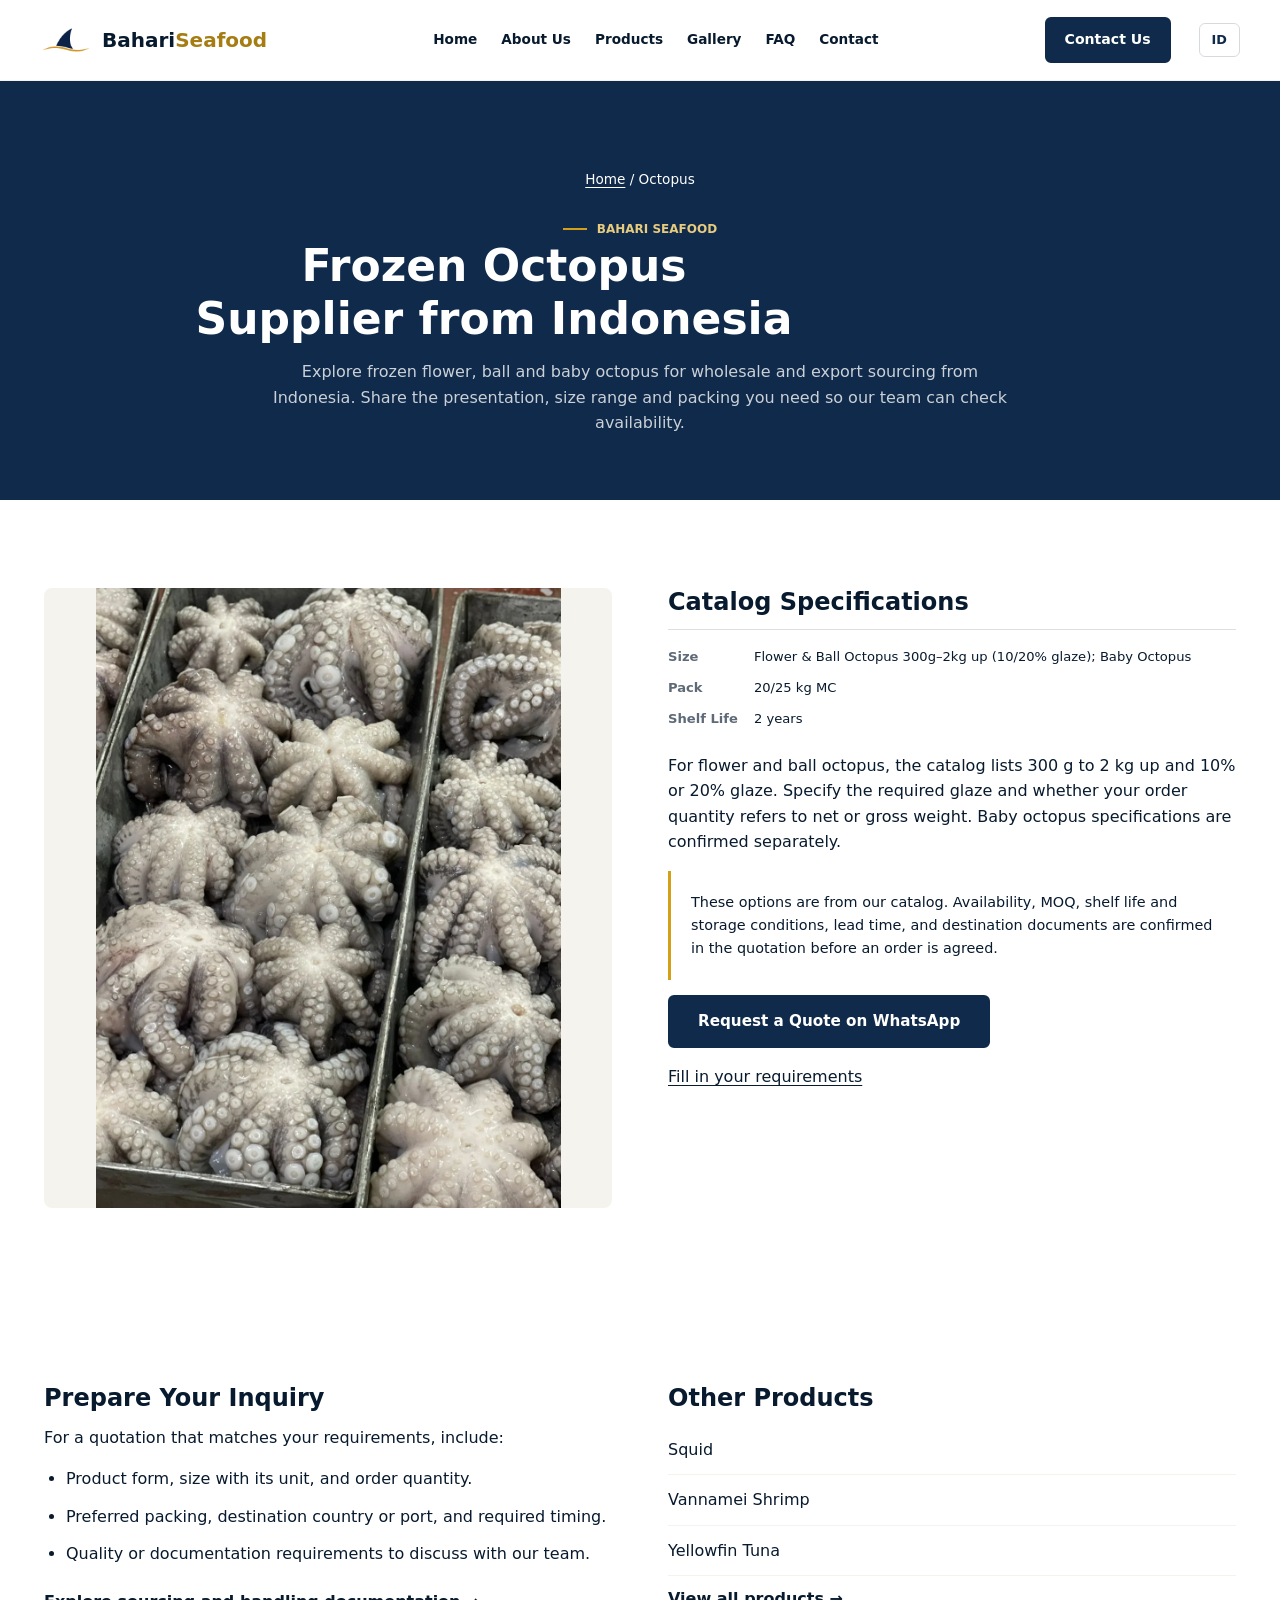
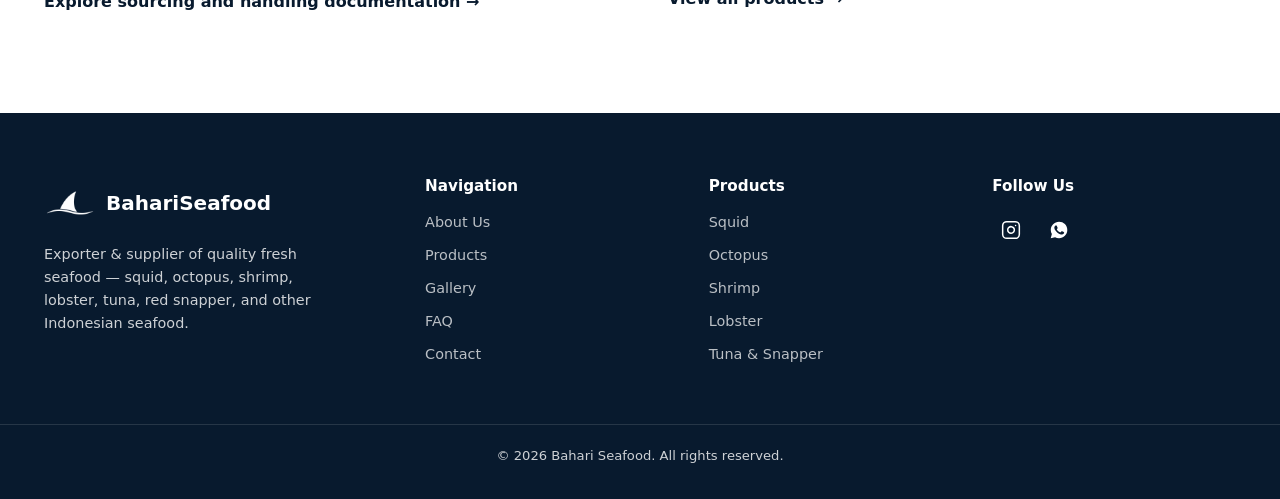
<file: products/frozen-octopus.html>
<!DOCTYPE html>
<html lang="en">
<head>
<meta charset="UTF-8">
<meta name="viewport" content="width=device-width, initial-scale=1.0">
<title>Frozen Octopus Supplier from Indonesia | Bahari Seafood</title>
<meta name="description" content="Explore frozen flower, ball and baby octopus for wholesale and export sourcing from Indonesia. Share the presentation, size range and packing you need so our team can check availability.">
<link rel="canonical" href="https://seafood.baharinusantara.id/products/frozen-octopus.html">
<link rel="alternate" hreflang="en" href="https://seafood.baharinusantara.id/products/frozen-octopus.html">
<link rel="alternate" hreflang="id" href="https://seafood.baharinusantara.id/id/produk/gurita-beku.html">
<link rel="alternate" hreflang="x-default" href="https://seafood.baharinusantara.id/products/frozen-octopus.html">
<meta property="og:type" content="website">
<meta property="og:site_name" content="Bahari Seafood">
<meta property="og:title" content="Frozen Octopus Supplier from Indonesia | Bahari Seafood">
<meta property="og:description" content="Explore frozen flower, ball and baby octopus for wholesale and export sourcing from Indonesia. Share the presentation, size range and packing you need so our team can check availability.">
<meta property="og:url" content="https://seafood.baharinusantara.id/products/frozen-octopus.html">
<meta property="og:image" content="https://seafood.baharinusantara.id/images/gallery/gallery-octopus.webp">
<meta property="og:image:alt" content="Frozen Octopus Supplier from Indonesia | Bahari Seafood">
<meta property="og:locale" content="en_US">
<meta property="og:locale:alternate" content="id_ID">
<meta name="twitter:card" content="summary_large_image">
<script type="application/ld+json">
{
  "@context": "https://schema.org",
  "@graph": [
    {
      "@type": "Organization",
      "@id": "https://seafood.baharinusantara.id/#organization",
      "name": "Bahari Seafood",
      "url": "https://seafood.baharinusantara.id/",
      "logo": "https://seafood.baharinusantara.id/images/bahari-icon.png",
      "email": "marketing@baharinusantara.id",
      "telephone": "+62-823-3384-2942",
      "sameAs": [
        "https://instagram.com/bahariseafood.id"
      ],
      "address": {
        "@type": "PostalAddress",
        "streetAddress": "Rungkut Megah Raya, Ruko E No. 8, Kali Rungkut, Kec. Rungkut",
        "addressLocality": "Surabaya",
        "addressRegion": "Jawa Timur",
        "postalCode": "60293",
        "addressCountry": "ID"
      }
    },
    {
      "@type": "BreadcrumbList",
      "itemListElement": [
        {
          "@type": "ListItem",
          "position": 1,
          "name": "Home",
          "item": "https://seafood.baharinusantara.id/"
        },
        {
          "@type": "ListItem",
          "position": 2,
          "name": "Octopus",
          "item": "https://seafood.baharinusantara.id/products/frozen-octopus.html"
        }
      ]
    }
  ]
}
</script>
<link rel="icon" href="../images/favicon.png" type="image/png">
<link rel="stylesheet" href="../css/style.css">
</head>
<body>
<header class="site-header" id="header">
  <div class="container header-inner">
    <a href="../" class="logo">
      <img src="../images/bahari-icon.png" alt="Bahari Seafood" class="logo-mark logo-mark--bahari">
      <span class="logo-text">Bahari<em>Seafood</em></span>
    </a>

    <nav class="main-nav" id="mainNav">
      <a href="../#home">Home</a>
      <a href="../#about">About Us</a>
      <a href="../#products">Products</a>
      <a href="../gallery.html">Gallery</a>
      <a href="../#faq">FAQ</a>
      <a href="../#contact">Contact</a>
    </nav>

    <a href="../#contact" class="btn btn-primary nav-cta">Contact Us</a>

    <a href="../id/produk/gurita-beku.html" class="lang-switch" lang="id" hreflang="id">ID</a>

    <button class="nav-toggle" id="navToggle" aria-label="Open menu" aria-expanded="false">
      <span></span><span></span><span></span>
    </button>
  </div>
</header>
<div class="nav-backdrop" id="navBackdrop" aria-hidden="true"></div>
<main>
  <section class="page-hero product-page-hero">
    <div class="container">
      <nav class="breadcrumbs" aria-label="Breadcrumb"><a href="../">Home</a><span aria-hidden="true"> / </span><span aria-current="page">Octopus</span></nav>
      <p class="eyebrow">Bahari Seafood</p>
      <h1>Frozen Octopus Supplier from Indonesia</h1>
      <p>Explore frozen flower, ball and baby octopus for wholesale and export sourcing from Indonesia. Share the presentation, size range and packing you need so our team can check availability.</p>
    </div>
  </section>
  <section class="section">
    <div class="container product-detail-grid">
      <figure class="product-detail-photo"><img src="../images/gallery/gallery-octopus.webp" alt="Frozen octopus" fetchpriority="high" width="1050" height="1400"></figure>
      <div class="product-detail-copy">
        <h2>Catalog Specifications</h2>
        <dl class="product-specs">
              <dt>Size</dt><dd>Flower &amp; Ball Octopus 300g–2kg up (10/20% glaze); Baby Octopus</dd>
              <dt>Pack</dt><dd>20/25 kg MC</dd>
              <dt>Shelf Life</dt><dd>2 years</dd>
            </dl>
        <p>For flower and ball octopus, the catalog lists 300 g to 2 kg up and 10% or 20% glaze. Specify the required glaze and whether your order quantity refers to net or gross weight. Baby octopus specifications are confirmed separately.</p>
        <p class="specification-note">These options are from our catalog. Availability, MOQ, shelf life and storage conditions, lead time, and destination documents are confirmed in the quotation before an order is agreed.</p>
        <a class="btn btn-primary" href="https://wa.me/6282333842942?text=Hello%20Bahari%20Seafood%2C%20I%20would%20like%20a%20quotation%20for%20Octopus." target="_blank" rel="noopener">Request a Quote on WhatsApp</a>
        <p class="product-contact-alternative"><a href="../#contact">Fill in your requirements</a></p>
      </div>
    </div>
  </section>
  <section class="section product-order-section">
    <div class="container product-order-grid">
      <div>
        <h2>Prepare Your Inquiry</h2>
        <p>For a quotation that matches your requirements, include:</p>
        <ul class="inquiry-checklist"><li>Product form, size with its unit, and order quantity.</li><li>Preferred packing, destination country or port, and required timing.</li><li>Quality or documentation requirements to discuss with our team.</li></ul>
        <a class="product-detail-link" href="../gallery.html">Explore sourcing and handling documentation →</a>
      </div>
      <aside>
        <h2>Other Products</h2>
        <ul class="related-products"><li><a href="frozen-squid.html">Squid</a></li>
<li><a href="frozen-vannamei-shrimp.html">Vannamei Shrimp</a></li>
<li><a href="frozen-yellowfin-tuna.html">Yellowfin Tuna</a></li></ul>
        <a class="product-detail-link" href="../#products">View all products →</a>
      </aside>
    </div>
  </section>
</main>
<footer class="site-footer">
  <div class="container footer-inner">
    <div class="footer-brand">
      <a href="../" class="logo">
        <img src="../images/bahari-icon.png" alt="Bahari Seafood" class="logo-mark logo-mark--bahari">
        <span class="logo-text">Bahari<em>Seafood</em></span>
      </a>
      <p>Exporter &amp; supplier of quality fresh seafood — squid, octopus, shrimp, lobster, tuna, red snapper, and other Indonesian seafood.</p>
    </div>
    <div class="footer-links">
      <h4>Navigation</h4>
      <a href="../#about">About Us</a>
      <a href="../#products">Products</a>
      <a href="../gallery.html">Gallery</a>
      <a href="../#faq">FAQ</a>
      <a href="../#contact">Contact</a>
    </div>
    <div class="footer-links">
      <h4>Products</h4>
      <a href="../#products">Squid</a>
      <a href="../#products">Octopus</a>
      <a href="../#products">Shrimp</a>
      <a href="../#products">Lobster</a>
      <a href="../#products">Tuna &amp; Snapper</a>
    </div>
    <div class="footer-social">
      <h4>Follow Us</h4>
      <div class="social-icons">
        <a href="https://instagram.com/bahariseafood.id" aria-label="Instagram" target="_blank" rel="noopener"><svg viewBox="0 0 24 24" fill="none" stroke="currentColor" stroke-width="1.8" stroke-linecap="round" stroke-linejoin="round"><rect x="2" y="2" width="20" height="20" rx="5" ry="5"/><path d="M16 11.37A4 4 0 1 1 12.63 8 4 4 0 0 1 16 11.37z"/><line x1="17.5" y1="6.5" x2="17.51" y2="6.5"/></svg></a>
        <a href="https://wa.me/6282333842942" aria-label="WhatsApp" target="_blank" rel="noopener"><svg viewBox="0 0 24 24" fill="currentColor"><path d="M12.04 2c-5.46 0-9.91 4.45-9.91 9.91 0 1.75.46 3.45 1.32 4.95L2.05 22l5.25-1.38c1.45.79 3.08 1.21 4.74 1.21h.004c5.46 0 9.91-4.45 9.91-9.91 0-2.65-1.03-5.14-2.9-7.01A9.816 9.816 0 0 0 12.05 2zm5.86 14.02c-.24.68-1.4 1.32-1.94 1.4-.5.08-1.12.11-1.8-.11-.42-.13-.96-.3-1.65-.6-2.9-1.25-4.79-4.18-4.93-4.37-.14-.19-1.18-1.57-1.18-3 0-1.43.75-2.13 1.02-2.42.27-.29.58-.36.78-.36.2 0 .39 0 .56.01.18.01.42-.07.66.5.24.58.83 2.01.9 2.16.07.15.12.33.02.53-.1.2-.15.32-.3.49-.15.17-.31.38-.44.51-.15.15-.3.31-.13.6.17.29.76 1.25 1.63 2.02 1.12.99 2.06 1.3 2.35 1.45.29.15.46.13.63-.08.17-.21.72-.84.91-1.13.19-.29.38-.24.64-.14.26.1 1.65.78 1.93.92.28.14.47.21.54.33.07.12.07.68-.17 1.36z"/></svg></a>
      </div>
    </div>
  </div>
  <div class="footer-bottom">
    <div class="container">
      <p>© <span id="year"></span> Bahari Seafood. All rights reserved.</p>
    </div>
  </div>
</footer>
<script src="../js/main.js"></script>
</body>
</html>
</file>
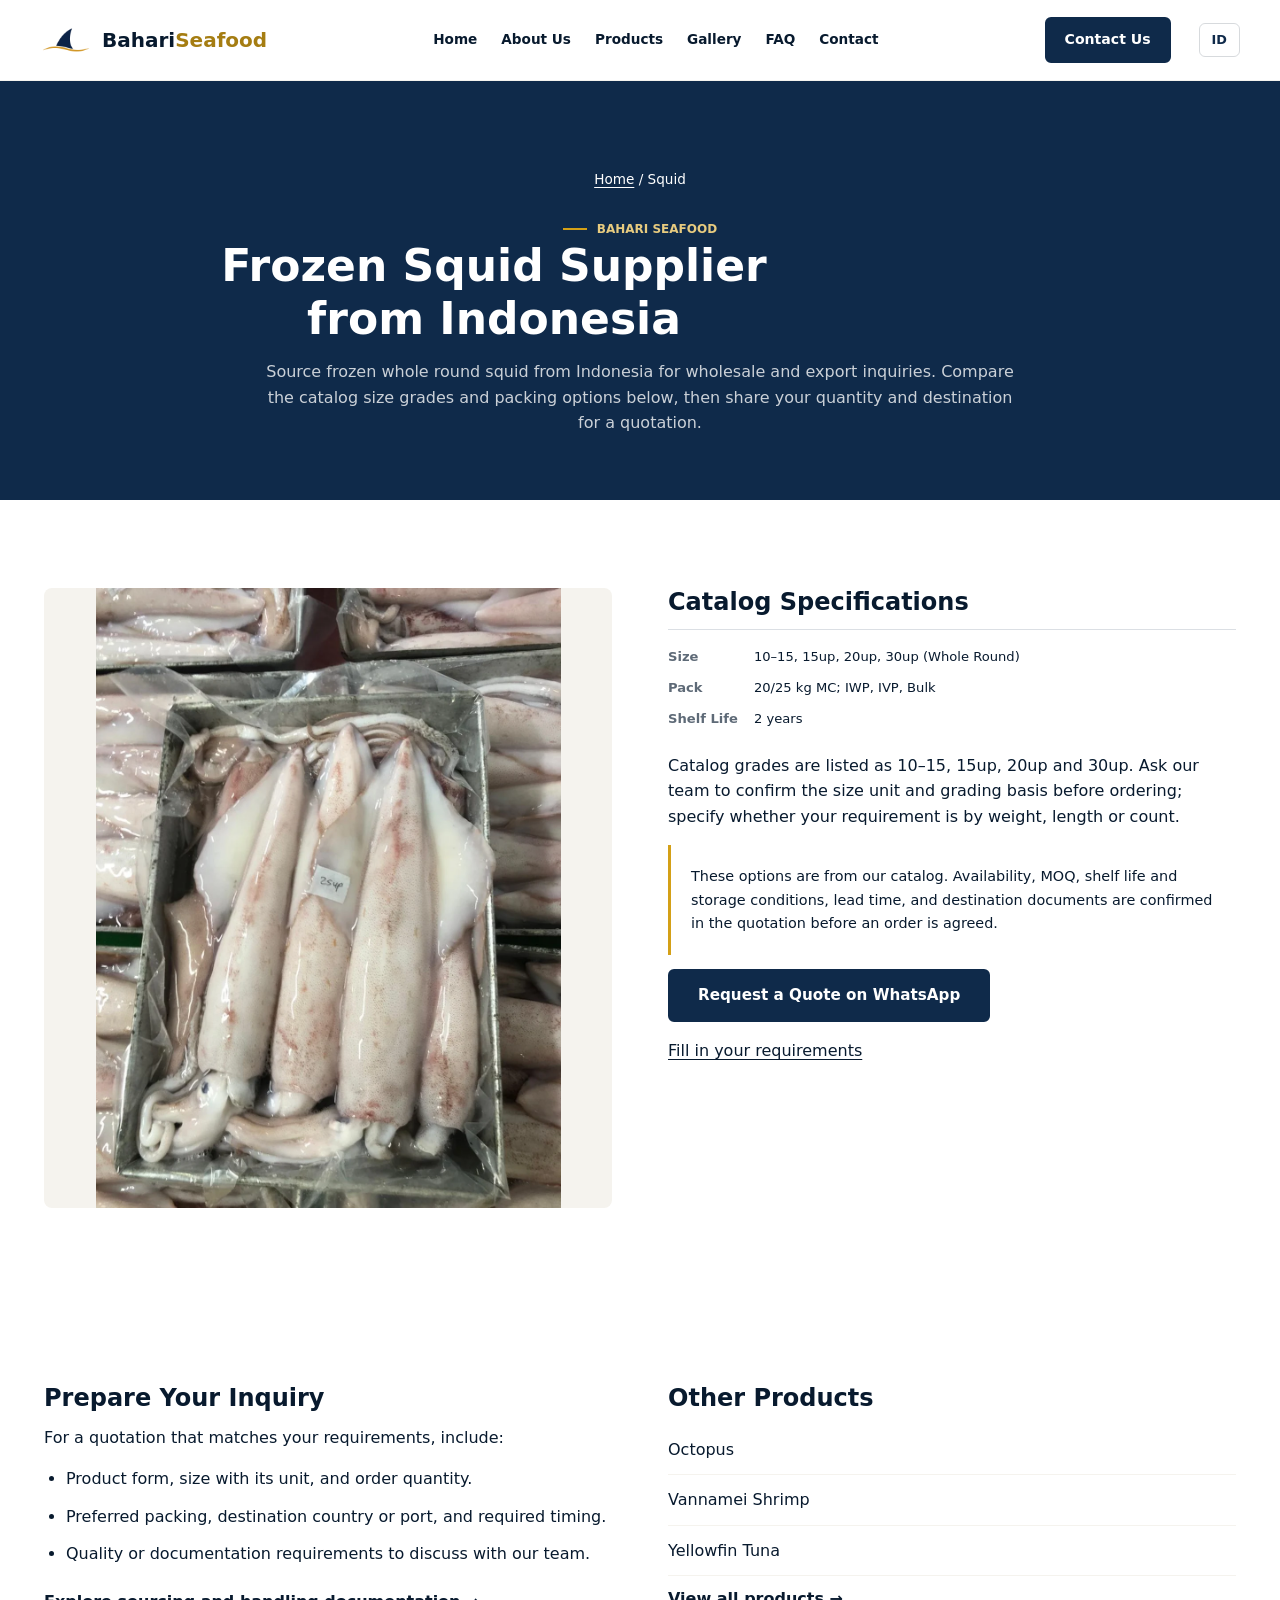
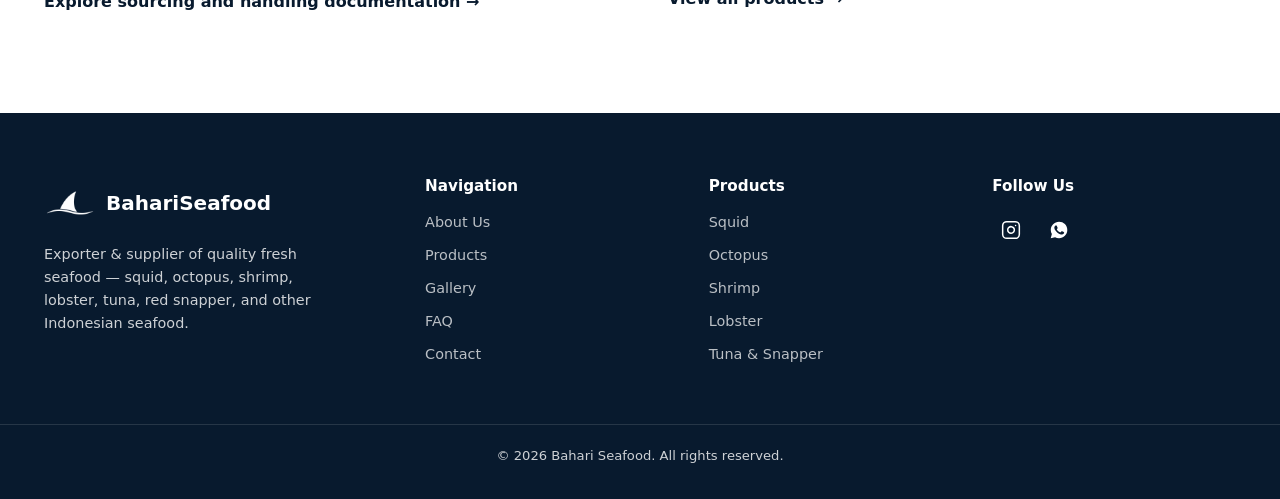
<file: products/frozen-squid.html>
<!DOCTYPE html>
<html lang="en">
<head>
<meta charset="UTF-8">
<meta name="viewport" content="width=device-width, initial-scale=1.0">
<title>Frozen Squid Supplier from Indonesia | Bahari Seafood</title>
<meta name="description" content="Source frozen whole round squid from Indonesia for wholesale and export inquiries. Compare the catalog size grades and packing options below, then share your quantity and destination for a quotation.">
<link rel="canonical" href="https://seafood.baharinusantara.id/products/frozen-squid.html">
<link rel="alternate" hreflang="en" href="https://seafood.baharinusantara.id/products/frozen-squid.html">
<link rel="alternate" hreflang="id" href="https://seafood.baharinusantara.id/id/produk/cumi-beku.html">
<link rel="alternate" hreflang="x-default" href="https://seafood.baharinusantara.id/products/frozen-squid.html">
<meta property="og:type" content="website">
<meta property="og:site_name" content="Bahari Seafood">
<meta property="og:title" content="Frozen Squid Supplier from Indonesia | Bahari Seafood">
<meta property="og:description" content="Source frozen whole round squid from Indonesia for wholesale and export inquiries. Compare the catalog size grades and packing options below, then share your quantity and destination for a quotation.">
<meta property="og:url" content="https://seafood.baharinusantara.id/products/frozen-squid.html">
<meta property="og:image" content="https://seafood.baharinusantara.id/images/gallery/gallery-squid.webp">
<meta property="og:image:alt" content="Frozen Squid Supplier from Indonesia | Bahari Seafood">
<meta property="og:locale" content="en_US">
<meta property="og:locale:alternate" content="id_ID">
<meta name="twitter:card" content="summary_large_image">
<script type="application/ld+json">
{
  "@context": "https://schema.org",
  "@graph": [
    {
      "@type": "Organization",
      "@id": "https://seafood.baharinusantara.id/#organization",
      "name": "Bahari Seafood",
      "url": "https://seafood.baharinusantara.id/",
      "logo": "https://seafood.baharinusantara.id/images/bahari-icon.png",
      "email": "marketing@baharinusantara.id",
      "telephone": "+62-823-3384-2942",
      "sameAs": [
        "https://instagram.com/bahariseafood.id"
      ],
      "address": {
        "@type": "PostalAddress",
        "streetAddress": "Rungkut Megah Raya, Ruko E No. 8, Kali Rungkut, Kec. Rungkut",
        "addressLocality": "Surabaya",
        "addressRegion": "Jawa Timur",
        "postalCode": "60293",
        "addressCountry": "ID"
      }
    },
    {
      "@type": "BreadcrumbList",
      "itemListElement": [
        {
          "@type": "ListItem",
          "position": 1,
          "name": "Home",
          "item": "https://seafood.baharinusantara.id/"
        },
        {
          "@type": "ListItem",
          "position": 2,
          "name": "Squid",
          "item": "https://seafood.baharinusantara.id/products/frozen-squid.html"
        }
      ]
    }
  ]
}
</script>
<link rel="icon" href="../images/favicon.png" type="image/png">
<link rel="stylesheet" href="../css/style.css">
</head>
<body>
<header class="site-header" id="header">
  <div class="container header-inner">
    <a href="../" class="logo">
      <img src="../images/bahari-icon.png" alt="Bahari Seafood" class="logo-mark logo-mark--bahari">
      <span class="logo-text">Bahari<em>Seafood</em></span>
    </a>

    <nav class="main-nav" id="mainNav">
      <a href="../#home">Home</a>
      <a href="../#about">About Us</a>
      <a href="../#products">Products</a>
      <a href="../gallery.html">Gallery</a>
      <a href="../#faq">FAQ</a>
      <a href="../#contact">Contact</a>
    </nav>

    <a href="../#contact" class="btn btn-primary nav-cta">Contact Us</a>

    <a href="../id/produk/cumi-beku.html" class="lang-switch" lang="id" hreflang="id">ID</a>

    <button class="nav-toggle" id="navToggle" aria-label="Open menu" aria-expanded="false">
      <span></span><span></span><span></span>
    </button>
  </div>
</header>
<div class="nav-backdrop" id="navBackdrop" aria-hidden="true"></div>
<main>
  <section class="page-hero product-page-hero">
    <div class="container">
      <nav class="breadcrumbs" aria-label="Breadcrumb"><a href="../">Home</a><span aria-hidden="true"> / </span><span aria-current="page">Squid</span></nav>
      <p class="eyebrow">Bahari Seafood</p>
      <h1>Frozen Squid Supplier from Indonesia</h1>
      <p>Source frozen whole round squid from Indonesia for wholesale and export inquiries. Compare the catalog size grades and packing options below, then share your quantity and destination for a quotation.</p>
    </div>
  </section>
  <section class="section">
    <div class="container product-detail-grid">
      <figure class="product-detail-photo"><img src="../images/gallery/gallery-squid.webp" alt="Frozen whole round squid" fetchpriority="high" width="1050" height="1400"></figure>
      <div class="product-detail-copy">
        <h2>Catalog Specifications</h2>
        <dl class="product-specs">
              <dt>Size</dt><dd>10–15, 15up, 20up, 30up (Whole Round)</dd>
              <dt>Pack</dt><dd>20/25 kg MC; IWP, IVP, Bulk</dd>
              <dt>Shelf Life</dt><dd>2 years</dd>
            </dl>
        <p>Catalog grades are listed as 10–15, 15up, 20up and 30up. Ask our team to confirm the size unit and grading basis before ordering; specify whether your requirement is by weight, length or count.</p>
        <p class="specification-note">These options are from our catalog. Availability, MOQ, shelf life and storage conditions, lead time, and destination documents are confirmed in the quotation before an order is agreed.</p>
        <a class="btn btn-primary" href="https://wa.me/6282333842942?text=Hello%20Bahari%20Seafood%2C%20I%20would%20like%20a%20quotation%20for%20Squid." target="_blank" rel="noopener">Request a Quote on WhatsApp</a>
        <p class="product-contact-alternative"><a href="../#contact">Fill in your requirements</a></p>
      </div>
    </div>
  </section>
  <section class="section product-order-section">
    <div class="container product-order-grid">
      <div>
        <h2>Prepare Your Inquiry</h2>
        <p>For a quotation that matches your requirements, include:</p>
        <ul class="inquiry-checklist"><li>Product form, size with its unit, and order quantity.</li><li>Preferred packing, destination country or port, and required timing.</li><li>Quality or documentation requirements to discuss with our team.</li></ul>
        <a class="product-detail-link" href="../gallery.html">Explore sourcing and handling documentation →</a>
      </div>
      <aside>
        <h2>Other Products</h2>
        <ul class="related-products"><li><a href="frozen-octopus.html">Octopus</a></li>
<li><a href="frozen-vannamei-shrimp.html">Vannamei Shrimp</a></li>
<li><a href="frozen-yellowfin-tuna.html">Yellowfin Tuna</a></li></ul>
        <a class="product-detail-link" href="../#products">View all products →</a>
      </aside>
    </div>
  </section>
</main>
<footer class="site-footer">
  <div class="container footer-inner">
    <div class="footer-brand">
      <a href="../" class="logo">
        <img src="../images/bahari-icon.png" alt="Bahari Seafood" class="logo-mark logo-mark--bahari">
        <span class="logo-text">Bahari<em>Seafood</em></span>
      </a>
      <p>Exporter &amp; supplier of quality fresh seafood — squid, octopus, shrimp, lobster, tuna, red snapper, and other Indonesian seafood.</p>
    </div>
    <div class="footer-links">
      <h4>Navigation</h4>
      <a href="../#about">About Us</a>
      <a href="../#products">Products</a>
      <a href="../gallery.html">Gallery</a>
      <a href="../#faq">FAQ</a>
      <a href="../#contact">Contact</a>
    </div>
    <div class="footer-links">
      <h4>Products</h4>
      <a href="../#products">Squid</a>
      <a href="../#products">Octopus</a>
      <a href="../#products">Shrimp</a>
      <a href="../#products">Lobster</a>
      <a href="../#products">Tuna &amp; Snapper</a>
    </div>
    <div class="footer-social">
      <h4>Follow Us</h4>
      <div class="social-icons">
        <a href="https://instagram.com/bahariseafood.id" aria-label="Instagram" target="_blank" rel="noopener"><svg viewBox="0 0 24 24" fill="none" stroke="currentColor" stroke-width="1.8" stroke-linecap="round" stroke-linejoin="round"><rect x="2" y="2" width="20" height="20" rx="5" ry="5"/><path d="M16 11.37A4 4 0 1 1 12.63 8 4 4 0 0 1 16 11.37z"/><line x1="17.5" y1="6.5" x2="17.51" y2="6.5"/></svg></a>
        <a href="https://wa.me/6282333842942" aria-label="WhatsApp" target="_blank" rel="noopener"><svg viewBox="0 0 24 24" fill="currentColor"><path d="M12.04 2c-5.46 0-9.91 4.45-9.91 9.91 0 1.75.46 3.45 1.32 4.95L2.05 22l5.25-1.38c1.45.79 3.08 1.21 4.74 1.21h.004c5.46 0 9.91-4.45 9.91-9.91 0-2.65-1.03-5.14-2.9-7.01A9.816 9.816 0 0 0 12.05 2zm5.86 14.02c-.24.68-1.4 1.32-1.94 1.4-.5.08-1.12.11-1.8-.11-.42-.13-.96-.3-1.65-.6-2.9-1.25-4.79-4.18-4.93-4.37-.14-.19-1.18-1.57-1.18-3 0-1.43.75-2.13 1.02-2.42.27-.29.58-.36.78-.36.2 0 .39 0 .56.01.18.01.42-.07.66.5.24.58.83 2.01.9 2.16.07.15.12.33.02.53-.1.2-.15.32-.3.49-.15.17-.31.38-.44.51-.15.15-.3.31-.13.6.17.29.76 1.25 1.63 2.02 1.12.99 2.06 1.3 2.35 1.45.29.15.46.13.63-.08.17-.21.72-.84.91-1.13.19-.29.38-.24.64-.14.26.1 1.65.78 1.93.92.28.14.47.21.54.33.07.12.07.68-.17 1.36z"/></svg></a>
      </div>
    </div>
  </div>
  <div class="footer-bottom">
    <div class="container">
      <p>© <span id="year"></span> Bahari Seafood. All rights reserved.</p>
    </div>
  </div>
</footer>
<script src="../js/main.js"></script>
</body>
</html>
</file>
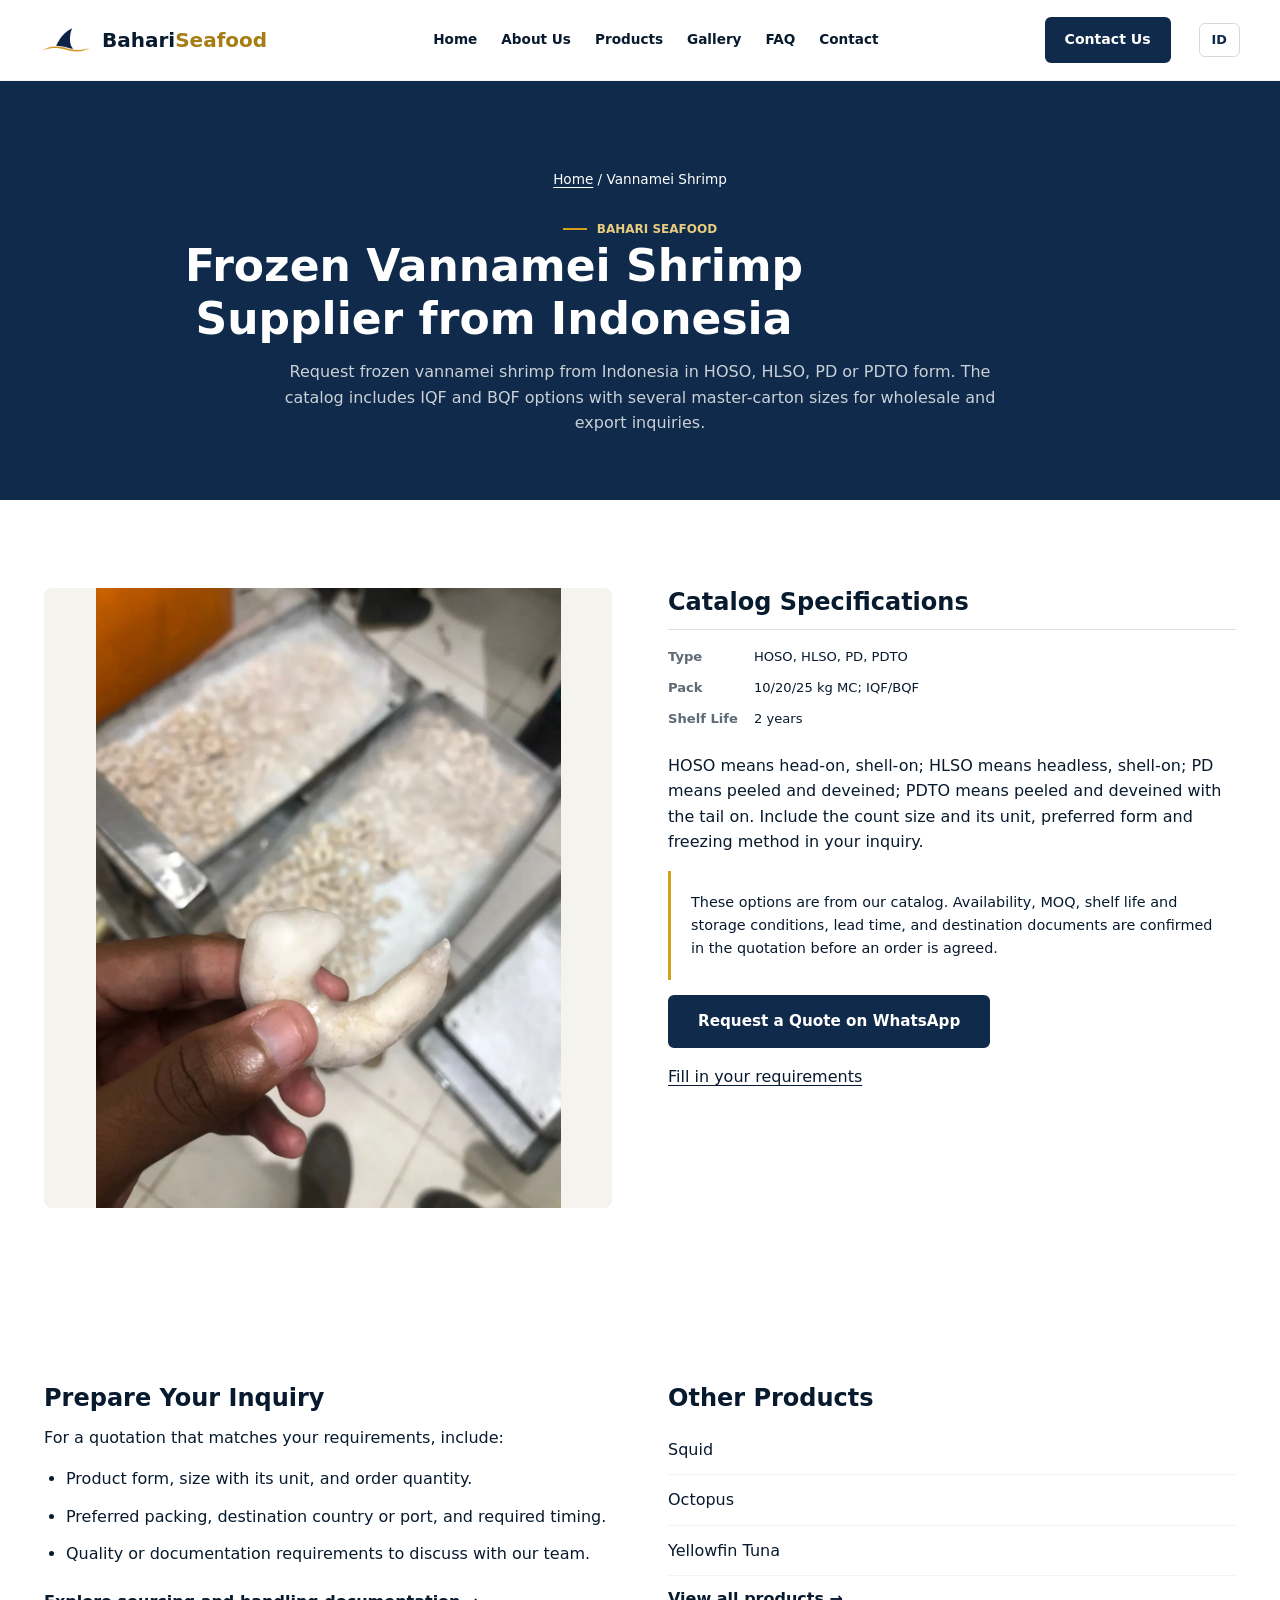
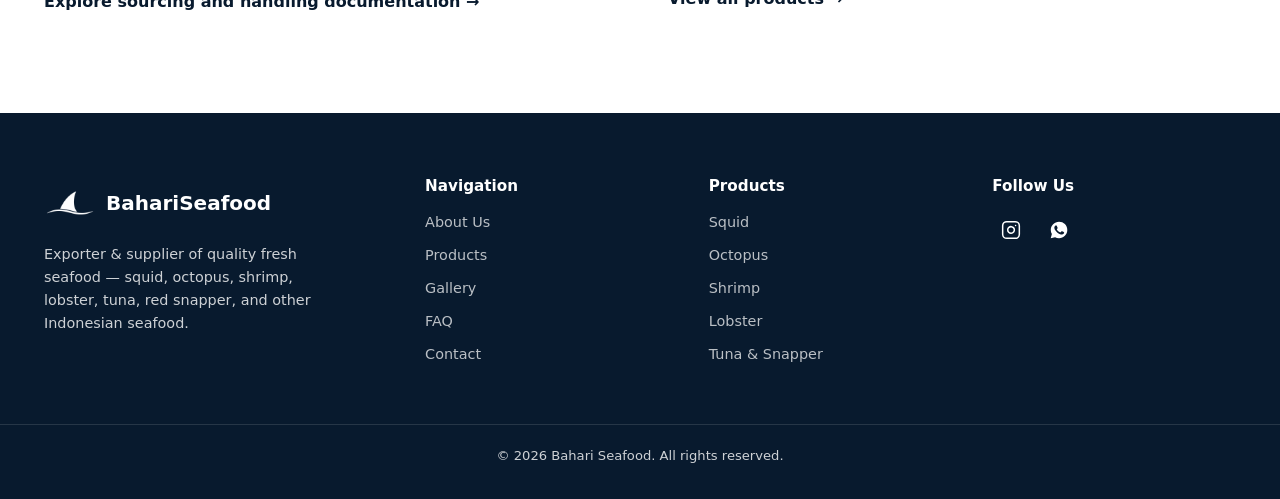
<file: products/frozen-vannamei-shrimp.html>
<!DOCTYPE html>
<html lang="en">
<head>
<meta charset="UTF-8">
<meta name="viewport" content="width=device-width, initial-scale=1.0">
<title>Frozen Vannamei Shrimp Supplier from Indonesia | Bahari Seafood</title>
<meta name="description" content="Request frozen vannamei shrimp from Indonesia in HOSO, HLSO, PD or PDTO form. The catalog includes IQF and BQF options with several master-carton sizes for wholesale and export inquiries.">
<link rel="canonical" href="https://seafood.baharinusantara.id/products/frozen-vannamei-shrimp.html">
<link rel="alternate" hreflang="en" href="https://seafood.baharinusantara.id/products/frozen-vannamei-shrimp.html">
<link rel="alternate" hreflang="id" href="https://seafood.baharinusantara.id/id/produk/udang-vaname-beku.html">
<link rel="alternate" hreflang="x-default" href="https://seafood.baharinusantara.id/products/frozen-vannamei-shrimp.html">
<meta property="og:type" content="website">
<meta property="og:site_name" content="Bahari Seafood">
<meta property="og:title" content="Frozen Vannamei Shrimp Supplier from Indonesia | Bahari Seafood">
<meta property="og:description" content="Request frozen vannamei shrimp from Indonesia in HOSO, HLSO, PD or PDTO form. The catalog includes IQF and BQF options with several master-carton sizes for wholesale and export inquiries.">
<meta property="og:url" content="https://seafood.baharinusantara.id/products/frozen-vannamei-shrimp.html">
<meta property="og:image" content="https://seafood.baharinusantara.id/images/gallery/gallery-shrimp.webp">
<meta property="og:image:alt" content="Frozen Vannamei Shrimp Supplier from Indonesia | Bahari Seafood">
<meta property="og:locale" content="en_US">
<meta property="og:locale:alternate" content="id_ID">
<meta name="twitter:card" content="summary_large_image">
<script type="application/ld+json">
{
  "@context": "https://schema.org",
  "@graph": [
    {
      "@type": "Organization",
      "@id": "https://seafood.baharinusantara.id/#organization",
      "name": "Bahari Seafood",
      "url": "https://seafood.baharinusantara.id/",
      "logo": "https://seafood.baharinusantara.id/images/bahari-icon.png",
      "email": "marketing@baharinusantara.id",
      "telephone": "+62-823-3384-2942",
      "sameAs": [
        "https://instagram.com/bahariseafood.id"
      ],
      "address": {
        "@type": "PostalAddress",
        "streetAddress": "Rungkut Megah Raya, Ruko E No. 8, Kali Rungkut, Kec. Rungkut",
        "addressLocality": "Surabaya",
        "addressRegion": "Jawa Timur",
        "postalCode": "60293",
        "addressCountry": "ID"
      }
    },
    {
      "@type": "BreadcrumbList",
      "itemListElement": [
        {
          "@type": "ListItem",
          "position": 1,
          "name": "Home",
          "item": "https://seafood.baharinusantara.id/"
        },
        {
          "@type": "ListItem",
          "position": 2,
          "name": "Vannamei Shrimp",
          "item": "https://seafood.baharinusantara.id/products/frozen-vannamei-shrimp.html"
        }
      ]
    }
  ]
}
</script>
<link rel="icon" href="../images/favicon.png" type="image/png">
<link rel="stylesheet" href="../css/style.css">
</head>
<body>
<header class="site-header" id="header">
  <div class="container header-inner">
    <a href="../" class="logo">
      <img src="../images/bahari-icon.png" alt="Bahari Seafood" class="logo-mark logo-mark--bahari">
      <span class="logo-text">Bahari<em>Seafood</em></span>
    </a>

    <nav class="main-nav" id="mainNav">
      <a href="../#home">Home</a>
      <a href="../#about">About Us</a>
      <a href="../#products">Products</a>
      <a href="../gallery.html">Gallery</a>
      <a href="../#faq">FAQ</a>
      <a href="../#contact">Contact</a>
    </nav>

    <a href="../#contact" class="btn btn-primary nav-cta">Contact Us</a>

    <a href="../id/produk/udang-vaname-beku.html" class="lang-switch" lang="id" hreflang="id">ID</a>

    <button class="nav-toggle" id="navToggle" aria-label="Open menu" aria-expanded="false">
      <span></span><span></span><span></span>
    </button>
  </div>
</header>
<div class="nav-backdrop" id="navBackdrop" aria-hidden="true"></div>
<main>
  <section class="page-hero product-page-hero">
    <div class="container">
      <nav class="breadcrumbs" aria-label="Breadcrumb"><a href="../">Home</a><span aria-hidden="true"> / </span><span aria-current="page">Vannamei Shrimp</span></nav>
      <p class="eyebrow">Bahari Seafood</p>
      <h1>Frozen Vannamei Shrimp Supplier from Indonesia</h1>
      <p>Request frozen vannamei shrimp from Indonesia in HOSO, HLSO, PD or PDTO form. The catalog includes IQF and BQF options with several master-carton sizes for wholesale and export inquiries.</p>
    </div>
  </section>
  <section class="section">
    <div class="container product-detail-grid">
      <figure class="product-detail-photo"><img src="../images/gallery/gallery-shrimp.webp" alt="Frozen Vanamei shrimp" fetchpriority="high" width="1050" height="1400"></figure>
      <div class="product-detail-copy">
        <h2>Catalog Specifications</h2>
        <dl class="product-specs">
              <dt>Type</dt><dd>HOSO, HLSO, PD, PDTO</dd>
              <dt>Pack</dt><dd>10/20/25 kg MC; IQF/BQF</dd>
              <dt>Shelf Life</dt><dd>2 years</dd>
            </dl>
        <p>HOSO means head-on, shell-on; HLSO means headless, shell-on; PD means peeled and deveined; PDTO means peeled and deveined with the tail on. Include the count size and its unit, preferred form and freezing method in your inquiry.</p>
        <p class="specification-note">These options are from our catalog. Availability, MOQ, shelf life and storage conditions, lead time, and destination documents are confirmed in the quotation before an order is agreed.</p>
        <a class="btn btn-primary" href="https://wa.me/6282333842942?text=Hello%20Bahari%20Seafood%2C%20I%20would%20like%20a%20quotation%20for%20Vannamei%20Shrimp." target="_blank" rel="noopener">Request a Quote on WhatsApp</a>
        <p class="product-contact-alternative"><a href="../#contact">Fill in your requirements</a></p>
      </div>
    </div>
  </section>
  <section class="section product-order-section">
    <div class="container product-order-grid">
      <div>
        <h2>Prepare Your Inquiry</h2>
        <p>For a quotation that matches your requirements, include:</p>
        <ul class="inquiry-checklist"><li>Product form, size with its unit, and order quantity.</li><li>Preferred packing, destination country or port, and required timing.</li><li>Quality or documentation requirements to discuss with our team.</li></ul>
        <a class="product-detail-link" href="../gallery.html">Explore sourcing and handling documentation →</a>
      </div>
      <aside>
        <h2>Other Products</h2>
        <ul class="related-products"><li><a href="frozen-squid.html">Squid</a></li>
<li><a href="frozen-octopus.html">Octopus</a></li>
<li><a href="frozen-yellowfin-tuna.html">Yellowfin Tuna</a></li></ul>
        <a class="product-detail-link" href="../#products">View all products →</a>
      </aside>
    </div>
  </section>
</main>
<footer class="site-footer">
  <div class="container footer-inner">
    <div class="footer-brand">
      <a href="../" class="logo">
        <img src="../images/bahari-icon.png" alt="Bahari Seafood" class="logo-mark logo-mark--bahari">
        <span class="logo-text">Bahari<em>Seafood</em></span>
      </a>
      <p>Exporter &amp; supplier of quality fresh seafood — squid, octopus, shrimp, lobster, tuna, red snapper, and other Indonesian seafood.</p>
    </div>
    <div class="footer-links">
      <h4>Navigation</h4>
      <a href="../#about">About Us</a>
      <a href="../#products">Products</a>
      <a href="../gallery.html">Gallery</a>
      <a href="../#faq">FAQ</a>
      <a href="../#contact">Contact</a>
    </div>
    <div class="footer-links">
      <h4>Products</h4>
      <a href="../#products">Squid</a>
      <a href="../#products">Octopus</a>
      <a href="../#products">Shrimp</a>
      <a href="../#products">Lobster</a>
      <a href="../#products">Tuna &amp; Snapper</a>
    </div>
    <div class="footer-social">
      <h4>Follow Us</h4>
      <div class="social-icons">
        <a href="https://instagram.com/bahariseafood.id" aria-label="Instagram" target="_blank" rel="noopener"><svg viewBox="0 0 24 24" fill="none" stroke="currentColor" stroke-width="1.8" stroke-linecap="round" stroke-linejoin="round"><rect x="2" y="2" width="20" height="20" rx="5" ry="5"/><path d="M16 11.37A4 4 0 1 1 12.63 8 4 4 0 0 1 16 11.37z"/><line x1="17.5" y1="6.5" x2="17.51" y2="6.5"/></svg></a>
        <a href="https://wa.me/6282333842942" aria-label="WhatsApp" target="_blank" rel="noopener"><svg viewBox="0 0 24 24" fill="currentColor"><path d="M12.04 2c-5.46 0-9.91 4.45-9.91 9.91 0 1.75.46 3.45 1.32 4.95L2.05 22l5.25-1.38c1.45.79 3.08 1.21 4.74 1.21h.004c5.46 0 9.91-4.45 9.91-9.91 0-2.65-1.03-5.14-2.9-7.01A9.816 9.816 0 0 0 12.05 2zm5.86 14.02c-.24.68-1.4 1.32-1.94 1.4-.5.08-1.12.11-1.8-.11-.42-.13-.96-.3-1.65-.6-2.9-1.25-4.79-4.18-4.93-4.37-.14-.19-1.18-1.57-1.18-3 0-1.43.75-2.13 1.02-2.42.27-.29.58-.36.78-.36.2 0 .39 0 .56.01.18.01.42-.07.66.5.24.58.83 2.01.9 2.16.07.15.12.33.02.53-.1.2-.15.32-.3.49-.15.17-.31.38-.44.51-.15.15-.3.31-.13.6.17.29.76 1.25 1.63 2.02 1.12.99 2.06 1.3 2.35 1.45.29.15.46.13.63-.08.17-.21.72-.84.91-1.13.19-.29.38-.24.64-.14.26.1 1.65.78 1.93.92.28.14.47.21.54.33.07.12.07.68-.17 1.36z"/></svg></a>
      </div>
    </div>
  </div>
  <div class="footer-bottom">
    <div class="container">
      <p>© <span id="year"></span> Bahari Seafood. All rights reserved.</p>
    </div>
  </div>
</footer>
<script src="../js/main.js"></script>
</body>
</html>
</file>
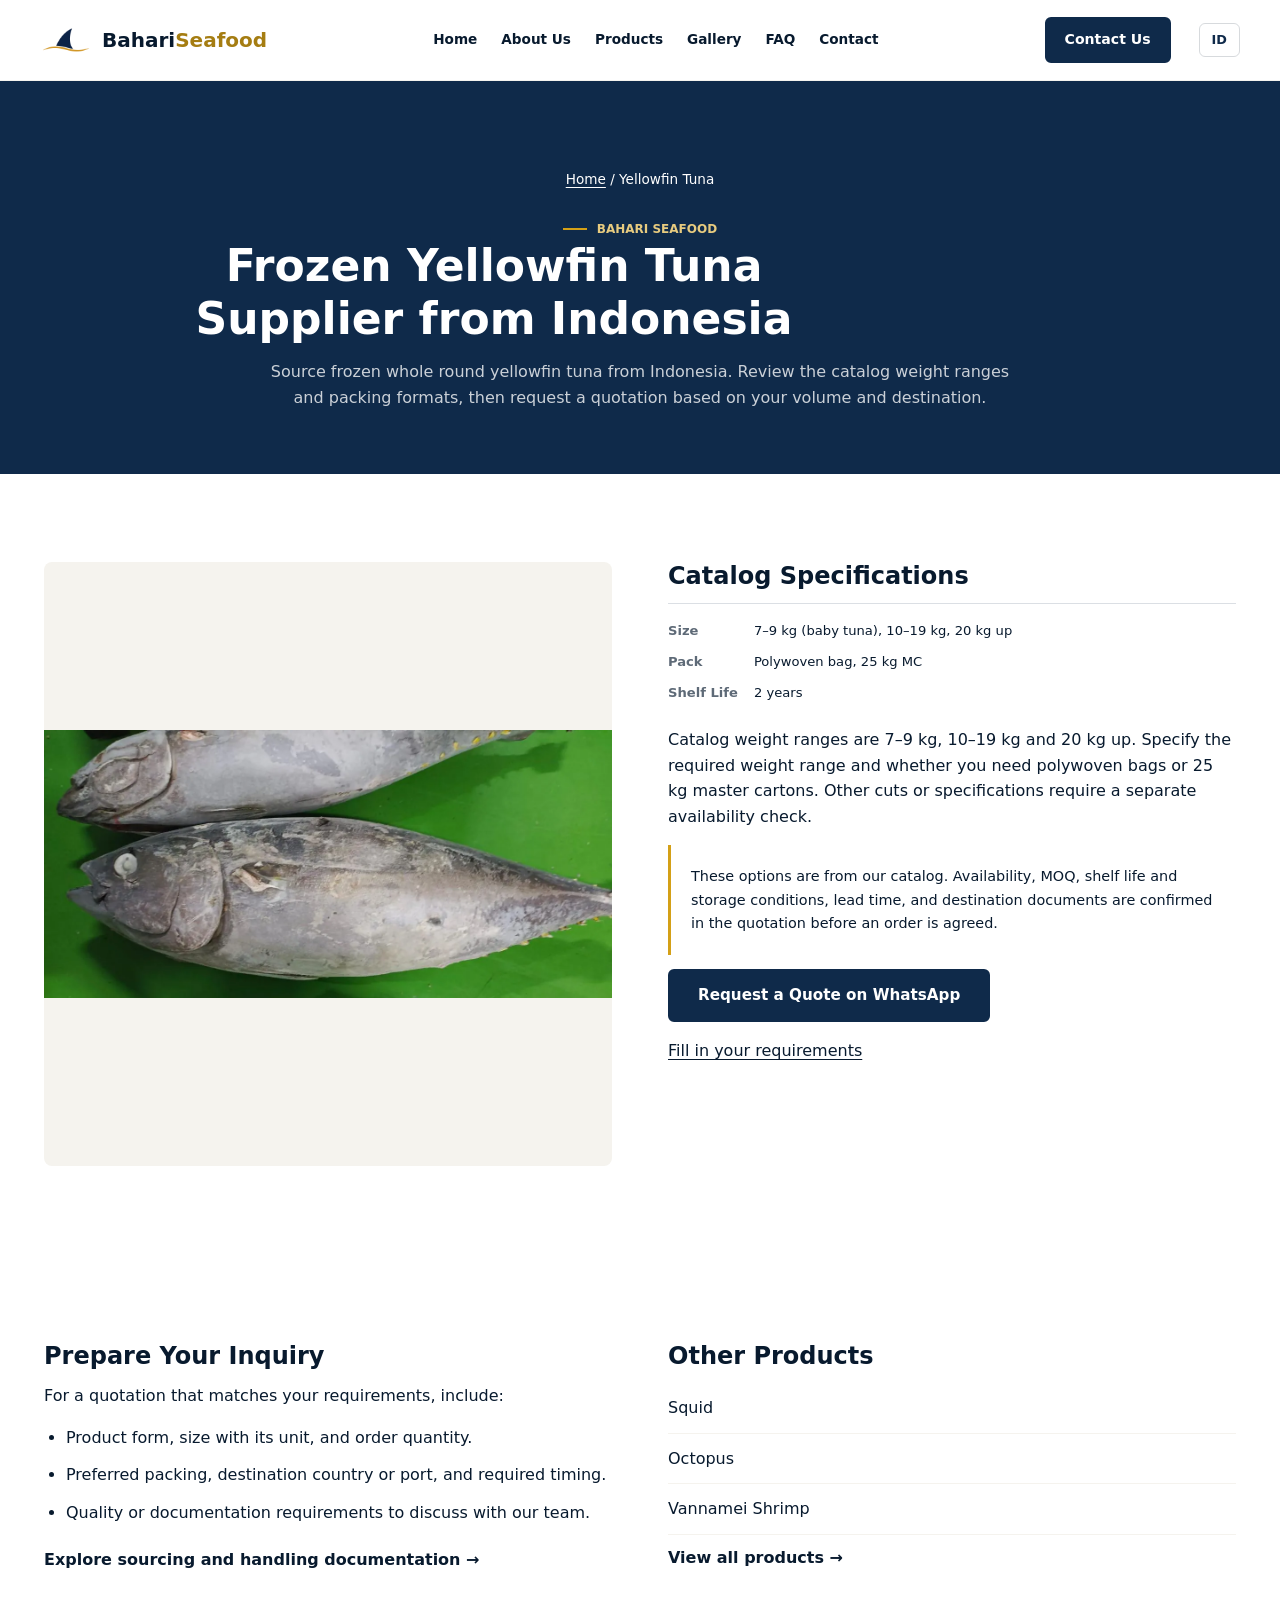
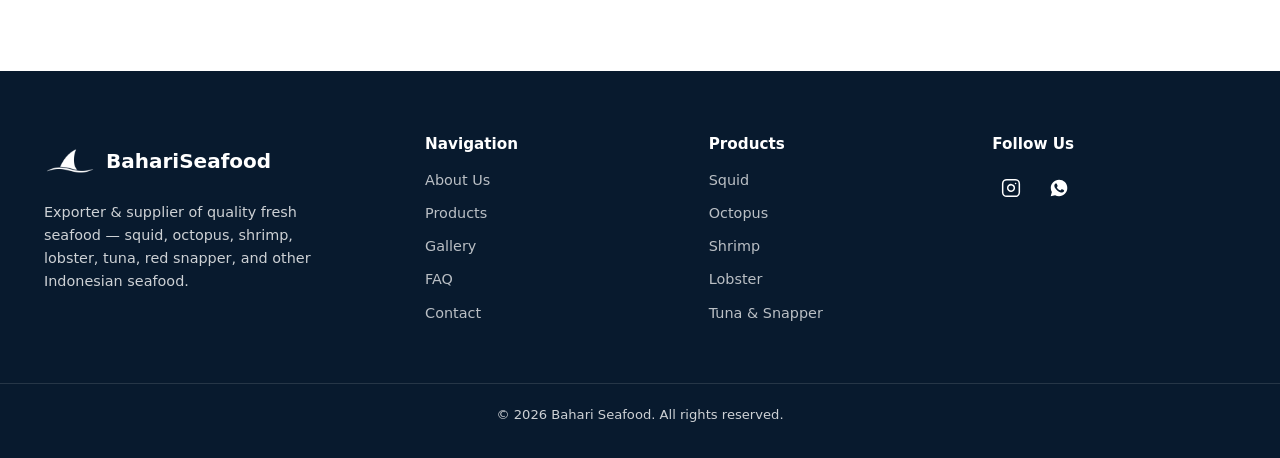
<file: products/frozen-yellowfin-tuna.html>
<!DOCTYPE html>
<html lang="en">
<head>
<meta charset="UTF-8">
<meta name="viewport" content="width=device-width, initial-scale=1.0">
<title>Frozen Yellowfin Tuna Supplier from Indonesia | Bahari Seafood</title>
<meta name="description" content="Source frozen whole round yellowfin tuna from Indonesia. Review the catalog weight ranges and packing formats, then request a quotation based on your volume and destination.">
<link rel="canonical" href="https://seafood.baharinusantara.id/products/frozen-yellowfin-tuna.html">
<link rel="alternate" hreflang="en" href="https://seafood.baharinusantara.id/products/frozen-yellowfin-tuna.html">
<link rel="alternate" hreflang="id" href="https://seafood.baharinusantara.id/id/produk/tuna-sirip-kuning-beku.html">
<link rel="alternate" hreflang="x-default" href="https://seafood.baharinusantara.id/products/frozen-yellowfin-tuna.html">
<meta property="og:type" content="website">
<meta property="og:site_name" content="Bahari Seafood">
<meta property="og:title" content="Frozen Yellowfin Tuna Supplier from Indonesia | Bahari Seafood">
<meta property="og:description" content="Source frozen whole round yellowfin tuna from Indonesia. Review the catalog weight ranges and packing formats, then request a quotation based on your volume and destination.">
<meta property="og:url" content="https://seafood.baharinusantara.id/products/frozen-yellowfin-tuna.html">
<meta property="og:image" content="https://seafood.baharinusantara.id/images/gallery/gallery-yellowfin-tuna.webp">
<meta property="og:image:alt" content="Frozen Yellowfin Tuna Supplier from Indonesia | Bahari Seafood">
<meta property="og:locale" content="en_US">
<meta property="og:locale:alternate" content="id_ID">
<meta name="twitter:card" content="summary_large_image">
<script type="application/ld+json">
{
  "@context": "https://schema.org",
  "@graph": [
    {
      "@type": "Organization",
      "@id": "https://seafood.baharinusantara.id/#organization",
      "name": "Bahari Seafood",
      "url": "https://seafood.baharinusantara.id/",
      "logo": "https://seafood.baharinusantara.id/images/bahari-icon.png",
      "email": "marketing@baharinusantara.id",
      "telephone": "+62-823-3384-2942",
      "sameAs": [
        "https://instagram.com/bahariseafood.id"
      ],
      "address": {
        "@type": "PostalAddress",
        "streetAddress": "Rungkut Megah Raya, Ruko E No. 8, Kali Rungkut, Kec. Rungkut",
        "addressLocality": "Surabaya",
        "addressRegion": "Jawa Timur",
        "postalCode": "60293",
        "addressCountry": "ID"
      }
    },
    {
      "@type": "BreadcrumbList",
      "itemListElement": [
        {
          "@type": "ListItem",
          "position": 1,
          "name": "Home",
          "item": "https://seafood.baharinusantara.id/"
        },
        {
          "@type": "ListItem",
          "position": 2,
          "name": "Yellowfin Tuna",
          "item": "https://seafood.baharinusantara.id/products/frozen-yellowfin-tuna.html"
        }
      ]
    }
  ]
}
</script>
<link rel="icon" href="../images/favicon.png" type="image/png">
<link rel="stylesheet" href="../css/style.css">
</head>
<body>
<header class="site-header" id="header">
  <div class="container header-inner">
    <a href="../" class="logo">
      <img src="../images/bahari-icon.png" alt="Bahari Seafood" class="logo-mark logo-mark--bahari">
      <span class="logo-text">Bahari<em>Seafood</em></span>
    </a>

    <nav class="main-nav" id="mainNav">
      <a href="../#home">Home</a>
      <a href="../#about">About Us</a>
      <a href="../#products">Products</a>
      <a href="../gallery.html">Gallery</a>
      <a href="../#faq">FAQ</a>
      <a href="../#contact">Contact</a>
    </nav>

    <a href="../#contact" class="btn btn-primary nav-cta">Contact Us</a>

    <a href="../id/produk/tuna-sirip-kuning-beku.html" class="lang-switch" lang="id" hreflang="id">ID</a>

    <button class="nav-toggle" id="navToggle" aria-label="Open menu" aria-expanded="false">
      <span></span><span></span><span></span>
    </button>
  </div>
</header>
<div class="nav-backdrop" id="navBackdrop" aria-hidden="true"></div>
<main>
  <section class="page-hero product-page-hero">
    <div class="container">
      <nav class="breadcrumbs" aria-label="Breadcrumb"><a href="../">Home</a><span aria-hidden="true"> / </span><span aria-current="page">Yellowfin Tuna</span></nav>
      <p class="eyebrow">Bahari Seafood</p>
      <h1>Frozen Yellowfin Tuna Supplier from Indonesia</h1>
      <p>Source frozen whole round yellowfin tuna from Indonesia. Review the catalog weight ranges and packing formats, then request a quotation based on your volume and destination.</p>
    </div>
  </section>
  <section class="section">
    <div class="container product-detail-grid">
      <figure class="product-detail-photo"><img src="../images/gallery/gallery-yellowfin-tuna.webp" alt="Frozen whole round yellowfin tuna" fetchpriority="high" width="1280" height="604"></figure>
      <div class="product-detail-copy">
        <h2>Catalog Specifications</h2>
        <dl class="product-specs">
              <dt>Size</dt><dd>7–9 kg (baby tuna), 10–19 kg, 20 kg up</dd>
              <dt>Pack</dt><dd>Polywoven bag, 25 kg MC</dd>
              <dt>Shelf Life</dt><dd>2 years</dd>
            </dl>
        <p>Catalog weight ranges are 7–9 kg, 10–19 kg and 20 kg up. Specify the required weight range and whether you need polywoven bags or 25 kg master cartons. Other cuts or specifications require a separate availability check.</p>
        <p class="specification-note">These options are from our catalog. Availability, MOQ, shelf life and storage conditions, lead time, and destination documents are confirmed in the quotation before an order is agreed.</p>
        <a class="btn btn-primary" href="https://wa.me/6282333842942?text=Hello%20Bahari%20Seafood%2C%20I%20would%20like%20a%20quotation%20for%20Yellowfin%20Tuna." target="_blank" rel="noopener">Request a Quote on WhatsApp</a>
        <p class="product-contact-alternative"><a href="../#contact">Fill in your requirements</a></p>
      </div>
    </div>
  </section>
  <section class="section product-order-section">
    <div class="container product-order-grid">
      <div>
        <h2>Prepare Your Inquiry</h2>
        <p>For a quotation that matches your requirements, include:</p>
        <ul class="inquiry-checklist"><li>Product form, size with its unit, and order quantity.</li><li>Preferred packing, destination country or port, and required timing.</li><li>Quality or documentation requirements to discuss with our team.</li></ul>
        <a class="product-detail-link" href="../gallery.html">Explore sourcing and handling documentation →</a>
      </div>
      <aside>
        <h2>Other Products</h2>
        <ul class="related-products"><li><a href="frozen-squid.html">Squid</a></li>
<li><a href="frozen-octopus.html">Octopus</a></li>
<li><a href="frozen-vannamei-shrimp.html">Vannamei Shrimp</a></li></ul>
        <a class="product-detail-link" href="../#products">View all products →</a>
      </aside>
    </div>
  </section>
</main>
<footer class="site-footer">
  <div class="container footer-inner">
    <div class="footer-brand">
      <a href="../" class="logo">
        <img src="../images/bahari-icon.png" alt="Bahari Seafood" class="logo-mark logo-mark--bahari">
        <span class="logo-text">Bahari<em>Seafood</em></span>
      </a>
      <p>Exporter &amp; supplier of quality fresh seafood — squid, octopus, shrimp, lobster, tuna, red snapper, and other Indonesian seafood.</p>
    </div>
    <div class="footer-links">
      <h4>Navigation</h4>
      <a href="../#about">About Us</a>
      <a href="../#products">Products</a>
      <a href="../gallery.html">Gallery</a>
      <a href="../#faq">FAQ</a>
      <a href="../#contact">Contact</a>
    </div>
    <div class="footer-links">
      <h4>Products</h4>
      <a href="../#products">Squid</a>
      <a href="../#products">Octopus</a>
      <a href="../#products">Shrimp</a>
      <a href="../#products">Lobster</a>
      <a href="../#products">Tuna &amp; Snapper</a>
    </div>
    <div class="footer-social">
      <h4>Follow Us</h4>
      <div class="social-icons">
        <a href="https://instagram.com/bahariseafood.id" aria-label="Instagram" target="_blank" rel="noopener"><svg viewBox="0 0 24 24" fill="none" stroke="currentColor" stroke-width="1.8" stroke-linecap="round" stroke-linejoin="round"><rect x="2" y="2" width="20" height="20" rx="5" ry="5"/><path d="M16 11.37A4 4 0 1 1 12.63 8 4 4 0 0 1 16 11.37z"/><line x1="17.5" y1="6.5" x2="17.51" y2="6.5"/></svg></a>
        <a href="https://wa.me/6282333842942" aria-label="WhatsApp" target="_blank" rel="noopener"><svg viewBox="0 0 24 24" fill="currentColor"><path d="M12.04 2c-5.46 0-9.91 4.45-9.91 9.91 0 1.75.46 3.45 1.32 4.95L2.05 22l5.25-1.38c1.45.79 3.08 1.21 4.74 1.21h.004c5.46 0 9.91-4.45 9.91-9.91 0-2.65-1.03-5.14-2.9-7.01A9.816 9.816 0 0 0 12.05 2zm5.86 14.02c-.24.68-1.4 1.32-1.94 1.4-.5.08-1.12.11-1.8-.11-.42-.13-.96-.3-1.65-.6-2.9-1.25-4.79-4.18-4.93-4.37-.14-.19-1.18-1.57-1.18-3 0-1.43.75-2.13 1.02-2.42.27-.29.58-.36.78-.36.2 0 .39 0 .56.01.18.01.42-.07.66.5.24.58.83 2.01.9 2.16.07.15.12.33.02.53-.1.2-.15.32-.3.49-.15.17-.31.38-.44.51-.15.15-.3.31-.13.6.17.29.76 1.25 1.63 2.02 1.12.99 2.06 1.3 2.35 1.45.29.15.46.13.63-.08.17-.21.72-.84.91-1.13.19-.29.38-.24.64-.14.26.1 1.65.78 1.93.92.28.14.47.21.54.33.07.12.07.68-.17 1.36z"/></svg></a>
      </div>
    </div>
  </div>
  <div class="footer-bottom">
    <div class="container">
      <p>© <span id="year"></span> Bahari Seafood. All rights reserved.</p>
    </div>
  </div>
</footer>
<script src="../js/main.js"></script>
</body>
</html>
</file>
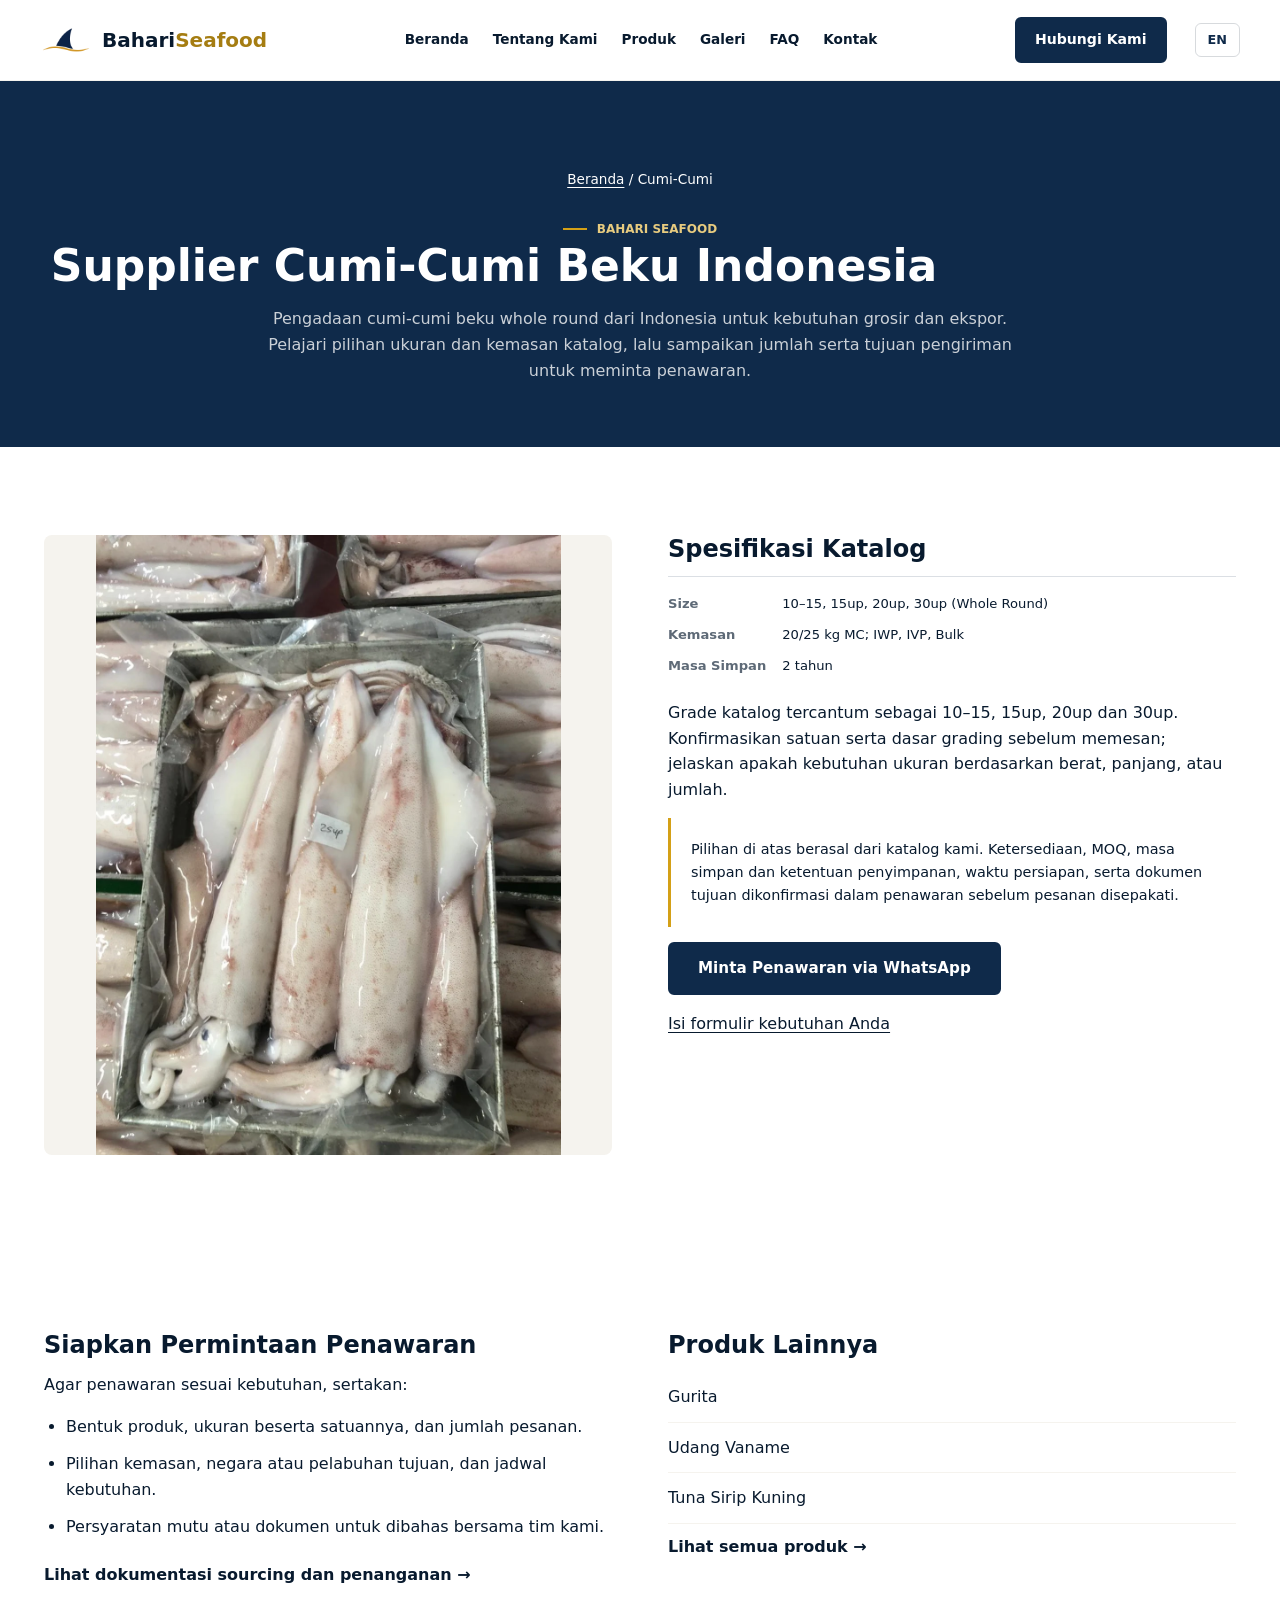
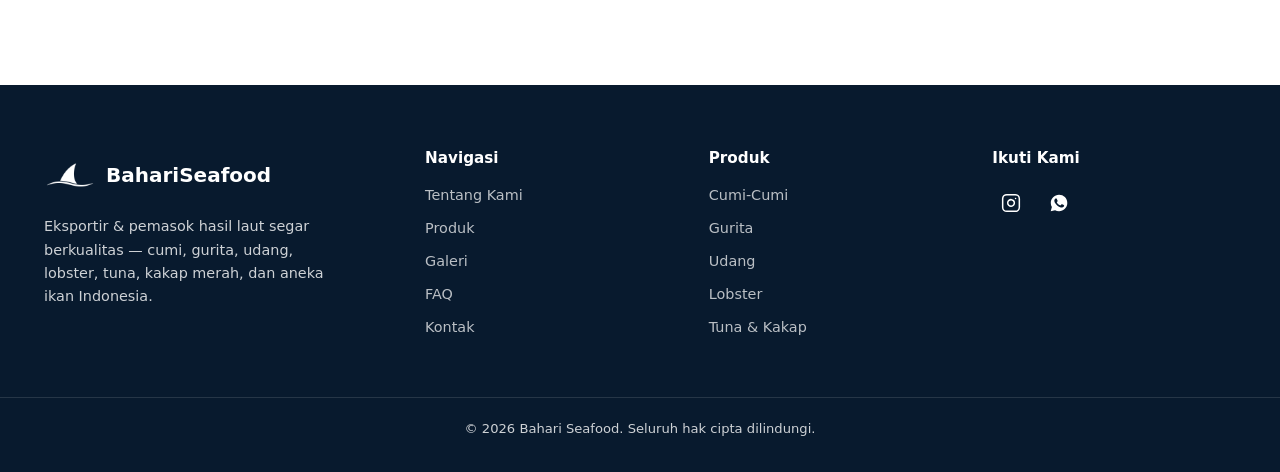
<file: id/produk/cumi-beku.html>
<!DOCTYPE html>
<html lang="id">
<head>
<meta charset="UTF-8">
<meta name="viewport" content="width=device-width, initial-scale=1.0">
<title>Supplier Cumi-Cumi Beku Indonesia | Bahari Seafood</title>
<meta name="description" content="Pengadaan cumi-cumi beku whole round dari Indonesia untuk kebutuhan grosir dan ekspor. Pelajari pilihan ukuran dan kemasan katalog, lalu sampaikan jumlah serta tujuan pengiriman untuk meminta penawaran.">
<link rel="canonical" href="https://seafood.baharinusantara.id/id/produk/cumi-beku.html">
<link rel="alternate" hreflang="en" href="https://seafood.baharinusantara.id/products/frozen-squid.html">
<link rel="alternate" hreflang="id" href="https://seafood.baharinusantara.id/id/produk/cumi-beku.html">
<link rel="alternate" hreflang="x-default" href="https://seafood.baharinusantara.id/products/frozen-squid.html">
<meta property="og:type" content="website">
<meta property="og:site_name" content="Bahari Seafood">
<meta property="og:title" content="Supplier Cumi-Cumi Beku Indonesia | Bahari Seafood">
<meta property="og:description" content="Pengadaan cumi-cumi beku whole round dari Indonesia untuk kebutuhan grosir dan ekspor. Pelajari pilihan ukuran dan kemasan katalog, lalu sampaikan jumlah serta tujuan pengiriman untuk meminta penawaran.">
<meta property="og:url" content="https://seafood.baharinusantara.id/id/produk/cumi-beku.html">
<meta property="og:image" content="https://seafood.baharinusantara.id/images/gallery/gallery-squid.webp">
<meta property="og:image:alt" content="Supplier Cumi-Cumi Beku Indonesia | Bahari Seafood">
<meta property="og:locale" content="id_ID">
<meta property="og:locale:alternate" content="en_US">
<meta name="twitter:card" content="summary_large_image">
<script type="application/ld+json">
{
  "@context": "https://schema.org",
  "@graph": [
    {
      "@type": "Organization",
      "@id": "https://seafood.baharinusantara.id/#organization",
      "name": "Bahari Seafood",
      "url": "https://seafood.baharinusantara.id/",
      "logo": "https://seafood.baharinusantara.id/images/bahari-icon.png",
      "email": "marketing@baharinusantara.id",
      "telephone": "+62-823-3384-2942",
      "sameAs": [
        "https://instagram.com/bahariseafood.id"
      ],
      "address": {
        "@type": "PostalAddress",
        "streetAddress": "Rungkut Megah Raya, Ruko E No. 8, Kali Rungkut, Kec. Rungkut",
        "addressLocality": "Surabaya",
        "addressRegion": "Jawa Timur",
        "postalCode": "60293",
        "addressCountry": "ID"
      }
    },
    {
      "@type": "BreadcrumbList",
      "itemListElement": [
        {
          "@type": "ListItem",
          "position": 1,
          "name": "Beranda",
          "item": "https://seafood.baharinusantara.id/id/"
        },
        {
          "@type": "ListItem",
          "position": 2,
          "name": "Cumi-Cumi",
          "item": "https://seafood.baharinusantara.id/id/produk/cumi-beku.html"
        }
      ]
    }
  ]
}
</script>
<link rel="icon" href="../../images/favicon.png" type="image/png">
<link rel="stylesheet" href="../../css/style.css">
</head>
<body>
<header class="site-header" id="header">
  <div class="container header-inner">
    <a href="../" class="logo">
      <img src="../../images/bahari-icon.png" alt="Bahari Seafood" class="logo-mark logo-mark--bahari">
      <span class="logo-text">Bahari<em>Seafood</em></span>
    </a>

    <nav class="main-nav" id="mainNav">
      <a href="../#beranda">Beranda</a>
      <a href="../#tentang">Tentang Kami</a>
      <a href="../#produk">Produk</a>
      <a href="../gallery.html">Galeri</a>
      <a href="../#faq">FAQ</a>
      <a href="../#kontak">Kontak</a>
    </nav>

    <a href="../#kontak" class="btn btn-primary nav-cta">Hubungi Kami</a>

    <a href="../../products/frozen-squid.html" class="lang-switch" lang="en" hreflang="en">EN</a>

    <button class="nav-toggle" id="navToggle" aria-label="Buka menu" aria-expanded="false">
      <span></span><span></span><span></span>
    </button>
  </div>
</header>
<div class="nav-backdrop" id="navBackdrop" aria-hidden="true"></div>
<main>
  <section class="page-hero product-page-hero">
    <div class="container">
      <nav class="breadcrumbs" aria-label="Jejak navigasi"><a href="../">Beranda</a><span aria-hidden="true"> / </span><span aria-current="page">Cumi-Cumi</span></nav>
      <p class="eyebrow">Bahari Seafood</p>
      <h1>Supplier Cumi-Cumi Beku Indonesia</h1>
      <p>Pengadaan cumi-cumi beku whole round dari Indonesia untuk kebutuhan grosir dan ekspor. Pelajari pilihan ukuran dan kemasan katalog, lalu sampaikan jumlah serta tujuan pengiriman untuk meminta penawaran.</p>
    </div>
  </section>
  <section class="section">
    <div class="container product-detail-grid">
      <figure class="product-detail-photo"><img src="../../images/gallery/gallery-squid.webp" alt="Cumi-cumi beku whole round" fetchpriority="high" width="1050" height="1400"></figure>
      <div class="product-detail-copy">
        <h2>Spesifikasi Katalog</h2>
        <dl class="product-specs">
              <dt>Size</dt><dd>10–15, 15up, 20up, 30up (Whole Round)</dd>
              <dt>Kemasan</dt><dd>20/25 kg MC; IWP, IVP, Bulk</dd>
              <dt>Masa Simpan</dt><dd>2 tahun</dd>
            </dl>
        <p>Grade katalog tercantum sebagai 10–15, 15up, 20up dan 30up. Konfirmasikan satuan serta dasar grading sebelum memesan; jelaskan apakah kebutuhan ukuran berdasarkan berat, panjang, atau jumlah.</p>
        <p class="specification-note">Pilihan di atas berasal dari katalog kami. Ketersediaan, MOQ, masa simpan dan ketentuan penyimpanan, waktu persiapan, serta dokumen tujuan dikonfirmasi dalam penawaran sebelum pesanan disepakati.</p>
        <a class="btn btn-primary" href="https://wa.me/6282333842942?text=Halo%20Bahari%20Seafood%2C%20saya%20ingin%20meminta%20penawaran%20untuk%20Cumi-Cumi." target="_blank" rel="noopener">Minta Penawaran via WhatsApp</a>
        <p class="product-contact-alternative"><a href="../#kontak">Isi formulir kebutuhan Anda</a></p>
      </div>
    </div>
  </section>
  <section class="section product-order-section">
    <div class="container product-order-grid">
      <div>
        <h2>Siapkan Permintaan Penawaran</h2>
        <p>Agar penawaran sesuai kebutuhan, sertakan:</p>
        <ul class="inquiry-checklist"><li>Bentuk produk, ukuran beserta satuannya, dan jumlah pesanan.</li><li>Pilihan kemasan, negara atau pelabuhan tujuan, dan jadwal kebutuhan.</li><li>Persyaratan mutu atau dokumen untuk dibahas bersama tim kami.</li></ul>
        <a class="product-detail-link" href="../gallery.html">Lihat dokumentasi sourcing dan penanganan →</a>
      </div>
      <aside>
        <h2>Produk Lainnya</h2>
        <ul class="related-products"><li><a href="gurita-beku.html">Gurita</a></li>
<li><a href="udang-vaname-beku.html">Udang Vaname</a></li>
<li><a href="tuna-sirip-kuning-beku.html">Tuna Sirip Kuning</a></li></ul>
        <a class="product-detail-link" href="../#produk">Lihat semua produk →</a>
      </aside>
    </div>
  </section>
</main>
<footer class="site-footer">
  <div class="container footer-inner">
    <div class="footer-brand">
      <a href="../" class="logo">
        <img src="../../images/bahari-icon.png" alt="Bahari Seafood" class="logo-mark logo-mark--bahari">
        <span class="logo-text">Bahari<em>Seafood</em></span>
      </a>
      <p>Eksportir &amp; pemasok hasil laut segar berkualitas — cumi, gurita, udang, lobster, tuna, kakap merah, dan aneka ikan Indonesia.</p>
    </div>
    <div class="footer-links">
      <h4>Navigasi</h4>
      <a href="../#tentang">Tentang Kami</a>
      <a href="../#produk">Produk</a>
      <a href="../gallery.html">Galeri</a>
      <a href="../#faq">FAQ</a>
      <a href="../#kontak">Kontak</a>
    </div>
    <div class="footer-links">
      <h4>Produk</h4>
      <a href="../#produk">Cumi-Cumi</a>
      <a href="../#produk">Gurita</a>
      <a href="../#produk">Udang</a>
      <a href="../#produk">Lobster</a>
      <a href="../#produk">Tuna &amp; Kakap</a>
    </div>
    <div class="footer-social">
      <h4>Ikuti Kami</h4>
      <div class="social-icons">
        <a href="https://instagram.com/bahariseafood.id" aria-label="Instagram" target="_blank" rel="noopener"><svg viewBox="0 0 24 24" fill="none" stroke="currentColor" stroke-width="1.8" stroke-linecap="round" stroke-linejoin="round"><rect x="2" y="2" width="20" height="20" rx="5" ry="5"/><path d="M16 11.37A4 4 0 1 1 12.63 8 4 4 0 0 1 16 11.37z"/><line x1="17.5" y1="6.5" x2="17.51" y2="6.5"/></svg></a>
        <a href="https://wa.me/6282333842942" aria-label="WhatsApp" target="_blank" rel="noopener"><svg viewBox="0 0 24 24" fill="currentColor"><path d="M12.04 2c-5.46 0-9.91 4.45-9.91 9.91 0 1.75.46 3.45 1.32 4.95L2.05 22l5.25-1.38c1.45.79 3.08 1.21 4.74 1.21h.004c5.46 0 9.91-4.45 9.91-9.91 0-2.65-1.03-5.14-2.9-7.01A9.816 9.816 0 0 0 12.05 2zm5.86 14.02c-.24.68-1.4 1.32-1.94 1.4-.5.08-1.12.11-1.8-.11-.42-.13-.96-.3-1.65-.6-2.9-1.25-4.79-4.18-4.93-4.37-.14-.19-1.18-1.57-1.18-3 0-1.43.75-2.13 1.02-2.42.27-.29.58-.36.78-.36.2 0 .39 0 .56.01.18.01.42-.07.66.5.24.58.83 2.01.9 2.16.07.15.12.33.02.53-.1.2-.15.32-.3.49-.15.17-.31.38-.44.51-.15.15-.3.31-.13.6.17.29.76 1.25 1.63 2.02 1.12.99 2.06 1.3 2.35 1.45.29.15.46.13.63-.08.17-.21.72-.84.91-1.13.19-.29.38-.24.64-.14.26.1 1.65.78 1.93.92.28.14.47.21.54.33.07.12.07.68-.17 1.36z"/></svg></a>
      </div>
    </div>
  </div>
  <div class="footer-bottom">
    <div class="container">
      <p>© <span id="year"></span> Bahari Seafood. Seluruh hak cipta dilindungi.</p>
    </div>
  </div>
</footer>
<script src="../../js/main.js"></script>
</body>
</html>
</file>
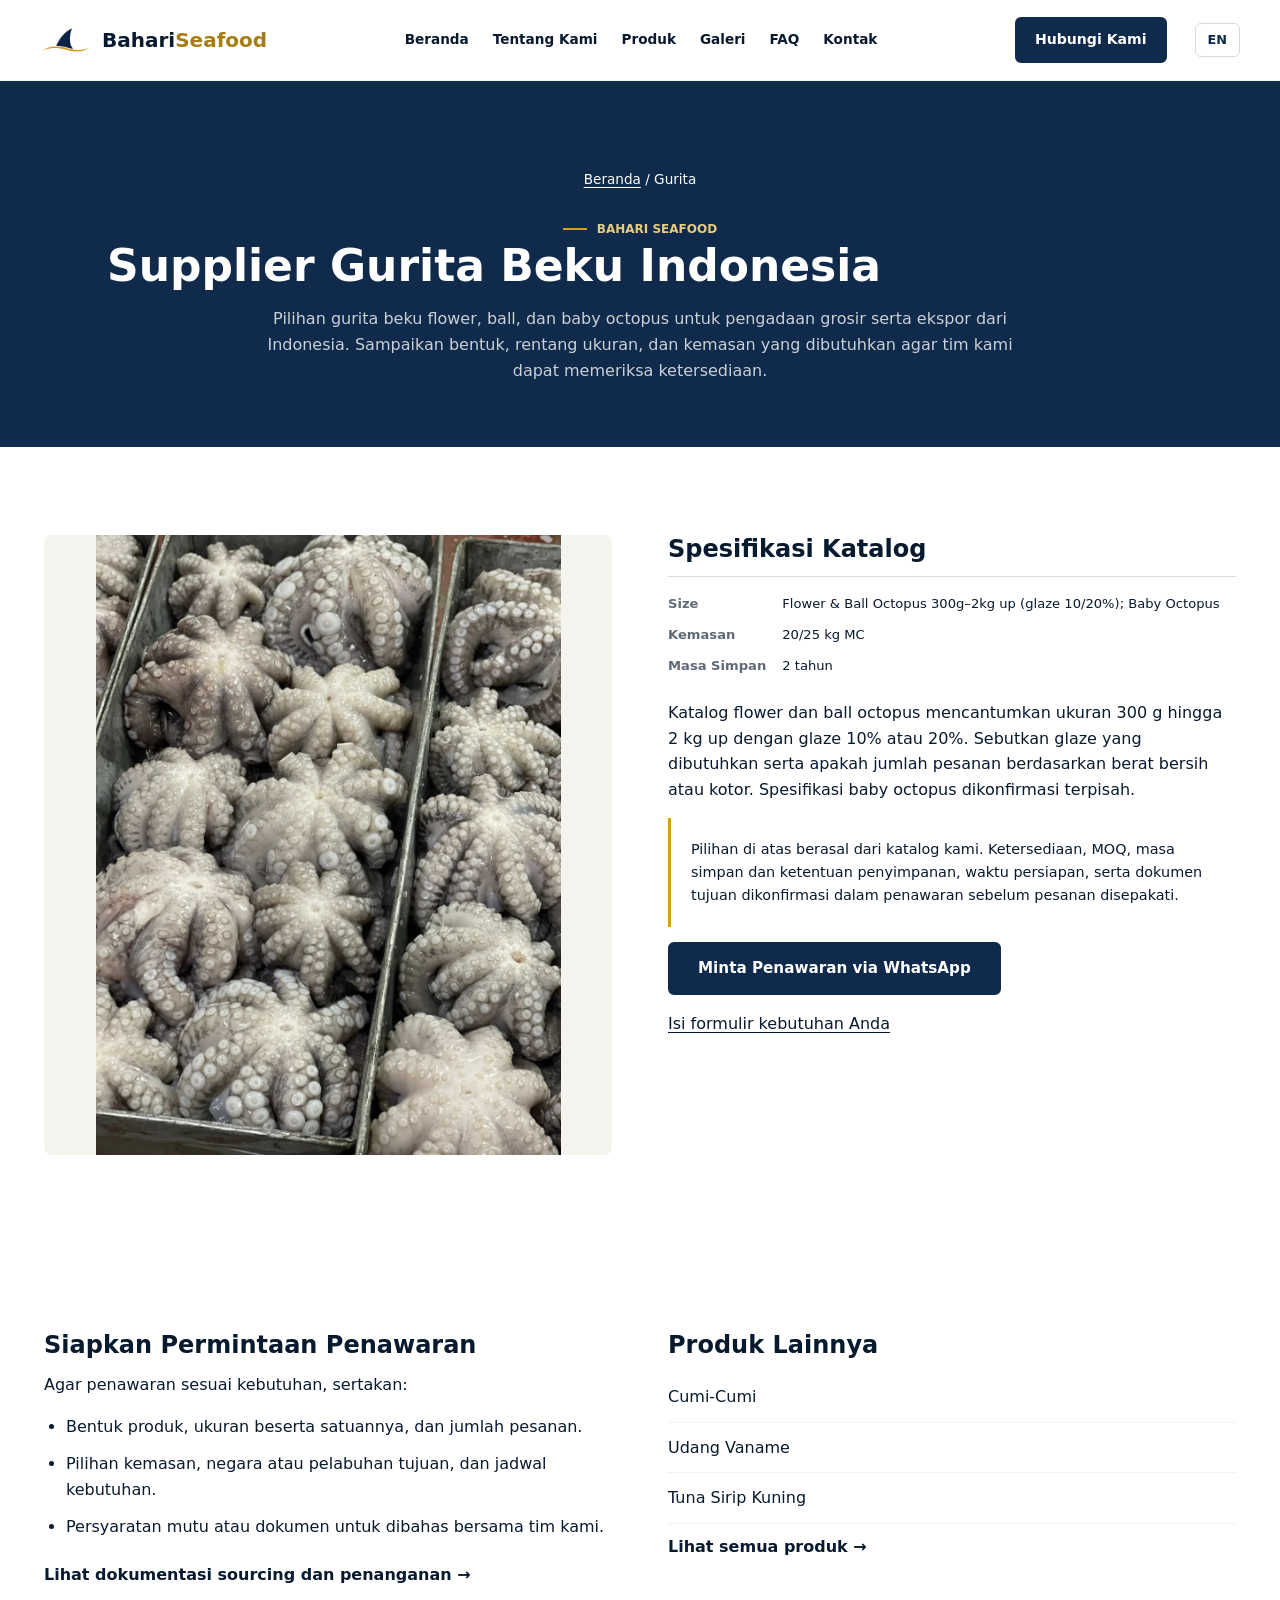
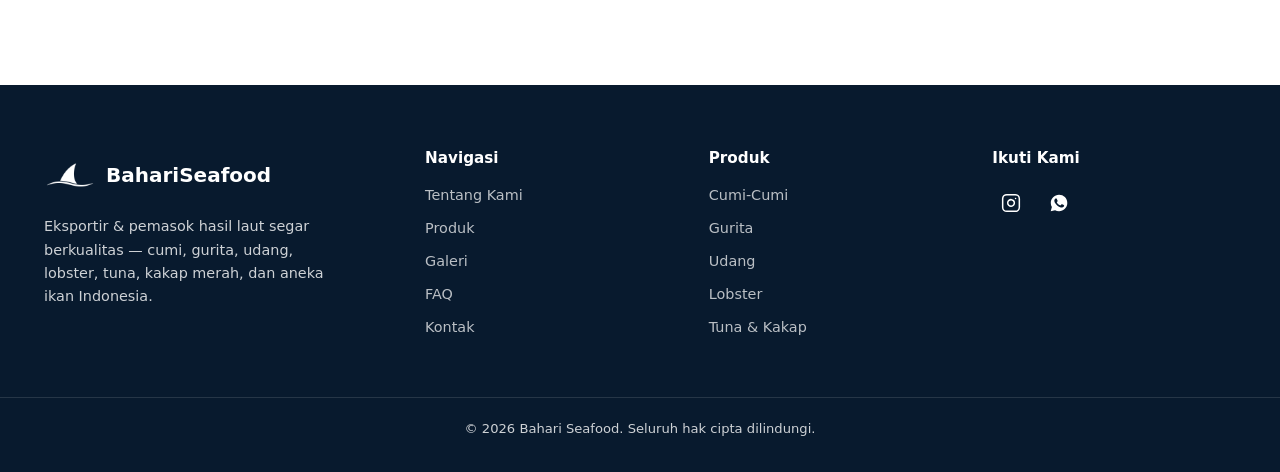
<file: id/produk/gurita-beku.html>
<!DOCTYPE html>
<html lang="id">
<head>
<meta charset="UTF-8">
<meta name="viewport" content="width=device-width, initial-scale=1.0">
<title>Supplier Gurita Beku Indonesia | Bahari Seafood</title>
<meta name="description" content="Pilihan gurita beku flower, ball, dan baby octopus untuk pengadaan grosir serta ekspor dari Indonesia. Sampaikan bentuk, rentang ukuran, dan kemasan yang dibutuhkan agar tim kami dapat memeriksa ketersediaan.">
<link rel="canonical" href="https://seafood.baharinusantara.id/id/produk/gurita-beku.html">
<link rel="alternate" hreflang="en" href="https://seafood.baharinusantara.id/products/frozen-octopus.html">
<link rel="alternate" hreflang="id" href="https://seafood.baharinusantara.id/id/produk/gurita-beku.html">
<link rel="alternate" hreflang="x-default" href="https://seafood.baharinusantara.id/products/frozen-octopus.html">
<meta property="og:type" content="website">
<meta property="og:site_name" content="Bahari Seafood">
<meta property="og:title" content="Supplier Gurita Beku Indonesia | Bahari Seafood">
<meta property="og:description" content="Pilihan gurita beku flower, ball, dan baby octopus untuk pengadaan grosir serta ekspor dari Indonesia. Sampaikan bentuk, rentang ukuran, dan kemasan yang dibutuhkan agar tim kami dapat memeriksa ketersediaan.">
<meta property="og:url" content="https://seafood.baharinusantara.id/id/produk/gurita-beku.html">
<meta property="og:image" content="https://seafood.baharinusantara.id/images/gallery/gallery-octopus.webp">
<meta property="og:image:alt" content="Supplier Gurita Beku Indonesia | Bahari Seafood">
<meta property="og:locale" content="id_ID">
<meta property="og:locale:alternate" content="en_US">
<meta name="twitter:card" content="summary_large_image">
<script type="application/ld+json">
{
  "@context": "https://schema.org",
  "@graph": [
    {
      "@type": "Organization",
      "@id": "https://seafood.baharinusantara.id/#organization",
      "name": "Bahari Seafood",
      "url": "https://seafood.baharinusantara.id/",
      "logo": "https://seafood.baharinusantara.id/images/bahari-icon.png",
      "email": "marketing@baharinusantara.id",
      "telephone": "+62-823-3384-2942",
      "sameAs": [
        "https://instagram.com/bahariseafood.id"
      ],
      "address": {
        "@type": "PostalAddress",
        "streetAddress": "Rungkut Megah Raya, Ruko E No. 8, Kali Rungkut, Kec. Rungkut",
        "addressLocality": "Surabaya",
        "addressRegion": "Jawa Timur",
        "postalCode": "60293",
        "addressCountry": "ID"
      }
    },
    {
      "@type": "BreadcrumbList",
      "itemListElement": [
        {
          "@type": "ListItem",
          "position": 1,
          "name": "Beranda",
          "item": "https://seafood.baharinusantara.id/id/"
        },
        {
          "@type": "ListItem",
          "position": 2,
          "name": "Gurita",
          "item": "https://seafood.baharinusantara.id/id/produk/gurita-beku.html"
        }
      ]
    }
  ]
}
</script>
<link rel="icon" href="../../images/favicon.png" type="image/png">
<link rel="stylesheet" href="../../css/style.css">
</head>
<body>
<header class="site-header" id="header">
  <div class="container header-inner">
    <a href="../" class="logo">
      <img src="../../images/bahari-icon.png" alt="Bahari Seafood" class="logo-mark logo-mark--bahari">
      <span class="logo-text">Bahari<em>Seafood</em></span>
    </a>

    <nav class="main-nav" id="mainNav">
      <a href="../#beranda">Beranda</a>
      <a href="../#tentang">Tentang Kami</a>
      <a href="../#produk">Produk</a>
      <a href="../gallery.html">Galeri</a>
      <a href="../#faq">FAQ</a>
      <a href="../#kontak">Kontak</a>
    </nav>

    <a href="../#kontak" class="btn btn-primary nav-cta">Hubungi Kami</a>

    <a href="../../products/frozen-octopus.html" class="lang-switch" lang="en" hreflang="en">EN</a>

    <button class="nav-toggle" id="navToggle" aria-label="Buka menu" aria-expanded="false">
      <span></span><span></span><span></span>
    </button>
  </div>
</header>
<div class="nav-backdrop" id="navBackdrop" aria-hidden="true"></div>
<main>
  <section class="page-hero product-page-hero">
    <div class="container">
      <nav class="breadcrumbs" aria-label="Jejak navigasi"><a href="../">Beranda</a><span aria-hidden="true"> / </span><span aria-current="page">Gurita</span></nav>
      <p class="eyebrow">Bahari Seafood</p>
      <h1>Supplier Gurita Beku Indonesia</h1>
      <p>Pilihan gurita beku flower, ball, dan baby octopus untuk pengadaan grosir serta ekspor dari Indonesia. Sampaikan bentuk, rentang ukuran, dan kemasan yang dibutuhkan agar tim kami dapat memeriksa ketersediaan.</p>
    </div>
  </section>
  <section class="section">
    <div class="container product-detail-grid">
      <figure class="product-detail-photo"><img src="../../images/gallery/gallery-octopus.webp" alt="Gurita beku" fetchpriority="high" width="1050" height="1400"></figure>
      <div class="product-detail-copy">
        <h2>Spesifikasi Katalog</h2>
        <dl class="product-specs">
              <dt>Size</dt><dd>Flower &amp; Ball Octopus 300g–2kg up (glaze 10/20%); Baby Octopus</dd>
              <dt>Kemasan</dt><dd>20/25 kg MC</dd>
              <dt>Masa Simpan</dt><dd>2 tahun</dd>
            </dl>
        <p>Katalog flower dan ball octopus mencantumkan ukuran 300 g hingga 2 kg up dengan glaze 10% atau 20%. Sebutkan glaze yang dibutuhkan serta apakah jumlah pesanan berdasarkan berat bersih atau kotor. Spesifikasi baby octopus dikonfirmasi terpisah.</p>
        <p class="specification-note">Pilihan di atas berasal dari katalog kami. Ketersediaan, MOQ, masa simpan dan ketentuan penyimpanan, waktu persiapan, serta dokumen tujuan dikonfirmasi dalam penawaran sebelum pesanan disepakati.</p>
        <a class="btn btn-primary" href="https://wa.me/6282333842942?text=Halo%20Bahari%20Seafood%2C%20saya%20ingin%20meminta%20penawaran%20untuk%20Gurita." target="_blank" rel="noopener">Minta Penawaran via WhatsApp</a>
        <p class="product-contact-alternative"><a href="../#kontak">Isi formulir kebutuhan Anda</a></p>
      </div>
    </div>
  </section>
  <section class="section product-order-section">
    <div class="container product-order-grid">
      <div>
        <h2>Siapkan Permintaan Penawaran</h2>
        <p>Agar penawaran sesuai kebutuhan, sertakan:</p>
        <ul class="inquiry-checklist"><li>Bentuk produk, ukuran beserta satuannya, dan jumlah pesanan.</li><li>Pilihan kemasan, negara atau pelabuhan tujuan, dan jadwal kebutuhan.</li><li>Persyaratan mutu atau dokumen untuk dibahas bersama tim kami.</li></ul>
        <a class="product-detail-link" href="../gallery.html">Lihat dokumentasi sourcing dan penanganan →</a>
      </div>
      <aside>
        <h2>Produk Lainnya</h2>
        <ul class="related-products"><li><a href="cumi-beku.html">Cumi-Cumi</a></li>
<li><a href="udang-vaname-beku.html">Udang Vaname</a></li>
<li><a href="tuna-sirip-kuning-beku.html">Tuna Sirip Kuning</a></li></ul>
        <a class="product-detail-link" href="../#produk">Lihat semua produk →</a>
      </aside>
    </div>
  </section>
</main>
<footer class="site-footer">
  <div class="container footer-inner">
    <div class="footer-brand">
      <a href="../" class="logo">
        <img src="../../images/bahari-icon.png" alt="Bahari Seafood" class="logo-mark logo-mark--bahari">
        <span class="logo-text">Bahari<em>Seafood</em></span>
      </a>
      <p>Eksportir &amp; pemasok hasil laut segar berkualitas — cumi, gurita, udang, lobster, tuna, kakap merah, dan aneka ikan Indonesia.</p>
    </div>
    <div class="footer-links">
      <h4>Navigasi</h4>
      <a href="../#tentang">Tentang Kami</a>
      <a href="../#produk">Produk</a>
      <a href="../gallery.html">Galeri</a>
      <a href="../#faq">FAQ</a>
      <a href="../#kontak">Kontak</a>
    </div>
    <div class="footer-links">
      <h4>Produk</h4>
      <a href="../#produk">Cumi-Cumi</a>
      <a href="../#produk">Gurita</a>
      <a href="../#produk">Udang</a>
      <a href="../#produk">Lobster</a>
      <a href="../#produk">Tuna &amp; Kakap</a>
    </div>
    <div class="footer-social">
      <h4>Ikuti Kami</h4>
      <div class="social-icons">
        <a href="https://instagram.com/bahariseafood.id" aria-label="Instagram" target="_blank" rel="noopener"><svg viewBox="0 0 24 24" fill="none" stroke="currentColor" stroke-width="1.8" stroke-linecap="round" stroke-linejoin="round"><rect x="2" y="2" width="20" height="20" rx="5" ry="5"/><path d="M16 11.37A4 4 0 1 1 12.63 8 4 4 0 0 1 16 11.37z"/><line x1="17.5" y1="6.5" x2="17.51" y2="6.5"/></svg></a>
        <a href="https://wa.me/6282333842942" aria-label="WhatsApp" target="_blank" rel="noopener"><svg viewBox="0 0 24 24" fill="currentColor"><path d="M12.04 2c-5.46 0-9.91 4.45-9.91 9.91 0 1.75.46 3.45 1.32 4.95L2.05 22l5.25-1.38c1.45.79 3.08 1.21 4.74 1.21h.004c5.46 0 9.91-4.45 9.91-9.91 0-2.65-1.03-5.14-2.9-7.01A9.816 9.816 0 0 0 12.05 2zm5.86 14.02c-.24.68-1.4 1.32-1.94 1.4-.5.08-1.12.11-1.8-.11-.42-.13-.96-.3-1.65-.6-2.9-1.25-4.79-4.18-4.93-4.37-.14-.19-1.18-1.57-1.18-3 0-1.43.75-2.13 1.02-2.42.27-.29.58-.36.78-.36.2 0 .39 0 .56.01.18.01.42-.07.66.5.24.58.83 2.01.9 2.16.07.15.12.33.02.53-.1.2-.15.32-.3.49-.15.17-.31.38-.44.51-.15.15-.3.31-.13.6.17.29.76 1.25 1.63 2.02 1.12.99 2.06 1.3 2.35 1.45.29.15.46.13.63-.08.17-.21.72-.84.91-1.13.19-.29.38-.24.64-.14.26.1 1.65.78 1.93.92.28.14.47.21.54.33.07.12.07.68-.17 1.36z"/></svg></a>
      </div>
    </div>
  </div>
  <div class="footer-bottom">
    <div class="container">
      <p>© <span id="year"></span> Bahari Seafood. Seluruh hak cipta dilindungi.</p>
    </div>
  </div>
</footer>
<script src="../../js/main.js"></script>
</body>
</html>
</file>
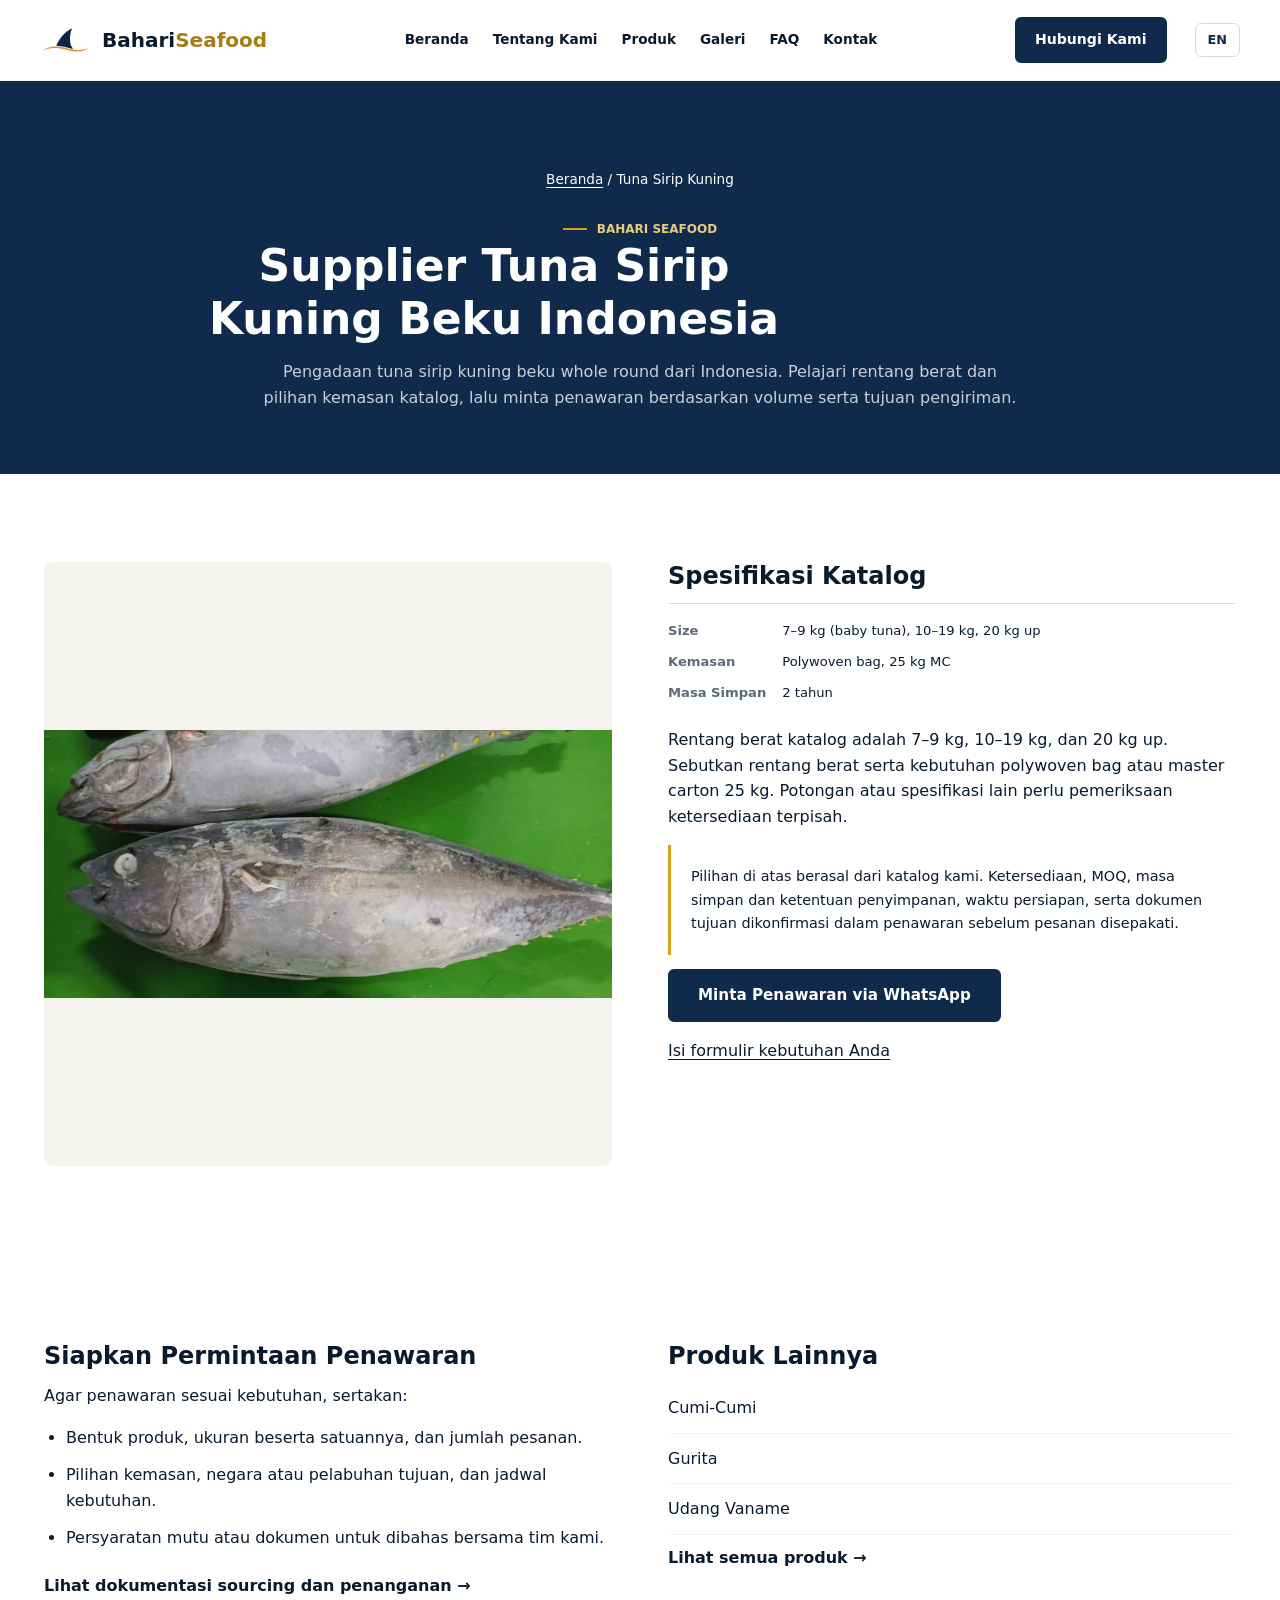
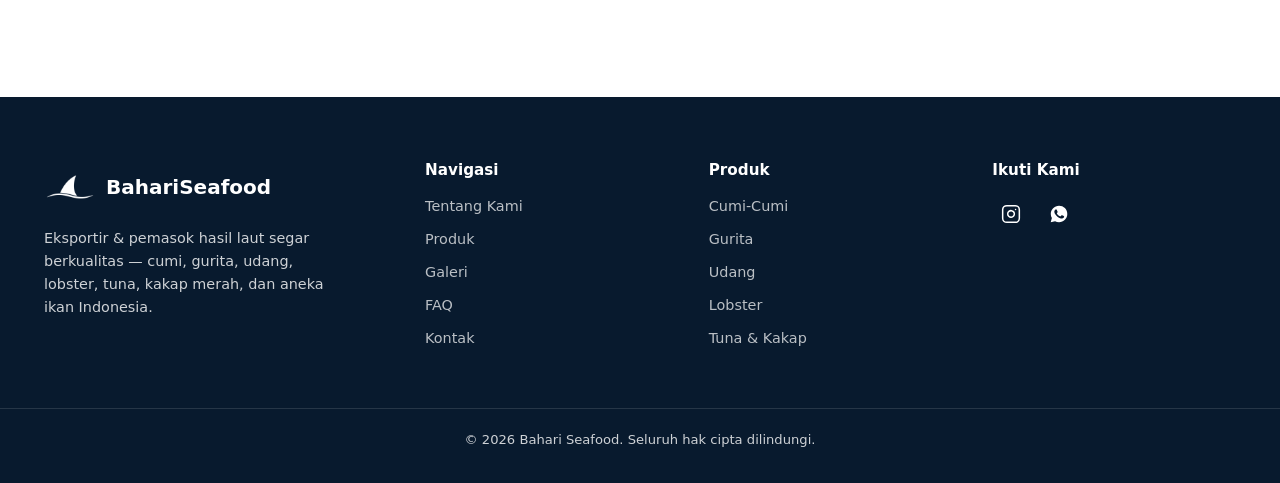
<file: id/produk/tuna-sirip-kuning-beku.html>
<!DOCTYPE html>
<html lang="id">
<head>
<meta charset="UTF-8">
<meta name="viewport" content="width=device-width, initial-scale=1.0">
<title>Supplier Tuna Sirip Kuning Beku Indonesia | Bahari Seafood</title>
<meta name="description" content="Pengadaan tuna sirip kuning beku whole round dari Indonesia. Pelajari rentang berat dan pilihan kemasan katalog, lalu minta penawaran berdasarkan volume serta tujuan pengiriman.">
<link rel="canonical" href="https://seafood.baharinusantara.id/id/produk/tuna-sirip-kuning-beku.html">
<link rel="alternate" hreflang="en" href="https://seafood.baharinusantara.id/products/frozen-yellowfin-tuna.html">
<link rel="alternate" hreflang="id" href="https://seafood.baharinusantara.id/id/produk/tuna-sirip-kuning-beku.html">
<link rel="alternate" hreflang="x-default" href="https://seafood.baharinusantara.id/products/frozen-yellowfin-tuna.html">
<meta property="og:type" content="website">
<meta property="og:site_name" content="Bahari Seafood">
<meta property="og:title" content="Supplier Tuna Sirip Kuning Beku Indonesia | Bahari Seafood">
<meta property="og:description" content="Pengadaan tuna sirip kuning beku whole round dari Indonesia. Pelajari rentang berat dan pilihan kemasan katalog, lalu minta penawaran berdasarkan volume serta tujuan pengiriman.">
<meta property="og:url" content="https://seafood.baharinusantara.id/id/produk/tuna-sirip-kuning-beku.html">
<meta property="og:image" content="https://seafood.baharinusantara.id/images/gallery/gallery-yellowfin-tuna.webp">
<meta property="og:image:alt" content="Supplier Tuna Sirip Kuning Beku Indonesia | Bahari Seafood">
<meta property="og:locale" content="id_ID">
<meta property="og:locale:alternate" content="en_US">
<meta name="twitter:card" content="summary_large_image">
<script type="application/ld+json">
{
  "@context": "https://schema.org",
  "@graph": [
    {
      "@type": "Organization",
      "@id": "https://seafood.baharinusantara.id/#organization",
      "name": "Bahari Seafood",
      "url": "https://seafood.baharinusantara.id/",
      "logo": "https://seafood.baharinusantara.id/images/bahari-icon.png",
      "email": "marketing@baharinusantara.id",
      "telephone": "+62-823-3384-2942",
      "sameAs": [
        "https://instagram.com/bahariseafood.id"
      ],
      "address": {
        "@type": "PostalAddress",
        "streetAddress": "Rungkut Megah Raya, Ruko E No. 8, Kali Rungkut, Kec. Rungkut",
        "addressLocality": "Surabaya",
        "addressRegion": "Jawa Timur",
        "postalCode": "60293",
        "addressCountry": "ID"
      }
    },
    {
      "@type": "BreadcrumbList",
      "itemListElement": [
        {
          "@type": "ListItem",
          "position": 1,
          "name": "Beranda",
          "item": "https://seafood.baharinusantara.id/id/"
        },
        {
          "@type": "ListItem",
          "position": 2,
          "name": "Tuna Sirip Kuning",
          "item": "https://seafood.baharinusantara.id/id/produk/tuna-sirip-kuning-beku.html"
        }
      ]
    }
  ]
}
</script>
<link rel="icon" href="../../images/favicon.png" type="image/png">
<link rel="stylesheet" href="../../css/style.css">
</head>
<body>
<header class="site-header" id="header">
  <div class="container header-inner">
    <a href="../" class="logo">
      <img src="../../images/bahari-icon.png" alt="Bahari Seafood" class="logo-mark logo-mark--bahari">
      <span class="logo-text">Bahari<em>Seafood</em></span>
    </a>

    <nav class="main-nav" id="mainNav">
      <a href="../#beranda">Beranda</a>
      <a href="../#tentang">Tentang Kami</a>
      <a href="../#produk">Produk</a>
      <a href="../gallery.html">Galeri</a>
      <a href="../#faq">FAQ</a>
      <a href="../#kontak">Kontak</a>
    </nav>

    <a href="../#kontak" class="btn btn-primary nav-cta">Hubungi Kami</a>

    <a href="../../products/frozen-yellowfin-tuna.html" class="lang-switch" lang="en" hreflang="en">EN</a>

    <button class="nav-toggle" id="navToggle" aria-label="Buka menu" aria-expanded="false">
      <span></span><span></span><span></span>
    </button>
  </div>
</header>
<div class="nav-backdrop" id="navBackdrop" aria-hidden="true"></div>
<main>
  <section class="page-hero product-page-hero">
    <div class="container">
      <nav class="breadcrumbs" aria-label="Jejak navigasi"><a href="../">Beranda</a><span aria-hidden="true"> / </span><span aria-current="page">Tuna Sirip Kuning</span></nav>
      <p class="eyebrow">Bahari Seafood</p>
      <h1>Supplier Tuna Sirip Kuning Beku Indonesia</h1>
      <p>Pengadaan tuna sirip kuning beku whole round dari Indonesia. Pelajari rentang berat dan pilihan kemasan katalog, lalu minta penawaran berdasarkan volume serta tujuan pengiriman.</p>
    </div>
  </section>
  <section class="section">
    <div class="container product-detail-grid">
      <figure class="product-detail-photo"><img src="../../images/gallery/gallery-yellowfin-tuna.webp" alt="Tuna sirip kuning beku whole round" fetchpriority="high" width="1280" height="604"></figure>
      <div class="product-detail-copy">
        <h2>Spesifikasi Katalog</h2>
        <dl class="product-specs">
              <dt>Size</dt><dd>7–9 kg (baby tuna), 10–19 kg, 20 kg up</dd>
              <dt>Kemasan</dt><dd>Polywoven bag, 25 kg MC</dd>
              <dt>Masa Simpan</dt><dd>2 tahun</dd>
            </dl>
        <p>Rentang berat katalog adalah 7–9 kg, 10–19 kg, dan 20 kg up. Sebutkan rentang berat serta kebutuhan polywoven bag atau master carton 25 kg. Potongan atau spesifikasi lain perlu pemeriksaan ketersediaan terpisah.</p>
        <p class="specification-note">Pilihan di atas berasal dari katalog kami. Ketersediaan, MOQ, masa simpan dan ketentuan penyimpanan, waktu persiapan, serta dokumen tujuan dikonfirmasi dalam penawaran sebelum pesanan disepakati.</p>
        <a class="btn btn-primary" href="https://wa.me/6282333842942?text=Halo%20Bahari%20Seafood%2C%20saya%20ingin%20meminta%20penawaran%20untuk%20Tuna%20Sirip%20Kuning." target="_blank" rel="noopener">Minta Penawaran via WhatsApp</a>
        <p class="product-contact-alternative"><a href="../#kontak">Isi formulir kebutuhan Anda</a></p>
      </div>
    </div>
  </section>
  <section class="section product-order-section">
    <div class="container product-order-grid">
      <div>
        <h2>Siapkan Permintaan Penawaran</h2>
        <p>Agar penawaran sesuai kebutuhan, sertakan:</p>
        <ul class="inquiry-checklist"><li>Bentuk produk, ukuran beserta satuannya, dan jumlah pesanan.</li><li>Pilihan kemasan, negara atau pelabuhan tujuan, dan jadwal kebutuhan.</li><li>Persyaratan mutu atau dokumen untuk dibahas bersama tim kami.</li></ul>
        <a class="product-detail-link" href="../gallery.html">Lihat dokumentasi sourcing dan penanganan →</a>
      </div>
      <aside>
        <h2>Produk Lainnya</h2>
        <ul class="related-products"><li><a href="cumi-beku.html">Cumi-Cumi</a></li>
<li><a href="gurita-beku.html">Gurita</a></li>
<li><a href="udang-vaname-beku.html">Udang Vaname</a></li></ul>
        <a class="product-detail-link" href="../#produk">Lihat semua produk →</a>
      </aside>
    </div>
  </section>
</main>
<footer class="site-footer">
  <div class="container footer-inner">
    <div class="footer-brand">
      <a href="../" class="logo">
        <img src="../../images/bahari-icon.png" alt="Bahari Seafood" class="logo-mark logo-mark--bahari">
        <span class="logo-text">Bahari<em>Seafood</em></span>
      </a>
      <p>Eksportir &amp; pemasok hasil laut segar berkualitas — cumi, gurita, udang, lobster, tuna, kakap merah, dan aneka ikan Indonesia.</p>
    </div>
    <div class="footer-links">
      <h4>Navigasi</h4>
      <a href="../#tentang">Tentang Kami</a>
      <a href="../#produk">Produk</a>
      <a href="../gallery.html">Galeri</a>
      <a href="../#faq">FAQ</a>
      <a href="../#kontak">Kontak</a>
    </div>
    <div class="footer-links">
      <h4>Produk</h4>
      <a href="../#produk">Cumi-Cumi</a>
      <a href="../#produk">Gurita</a>
      <a href="../#produk">Udang</a>
      <a href="../#produk">Lobster</a>
      <a href="../#produk">Tuna &amp; Kakap</a>
    </div>
    <div class="footer-social">
      <h4>Ikuti Kami</h4>
      <div class="social-icons">
        <a href="https://instagram.com/bahariseafood.id" aria-label="Instagram" target="_blank" rel="noopener"><svg viewBox="0 0 24 24" fill="none" stroke="currentColor" stroke-width="1.8" stroke-linecap="round" stroke-linejoin="round"><rect x="2" y="2" width="20" height="20" rx="5" ry="5"/><path d="M16 11.37A4 4 0 1 1 12.63 8 4 4 0 0 1 16 11.37z"/><line x1="17.5" y1="6.5" x2="17.51" y2="6.5"/></svg></a>
        <a href="https://wa.me/6282333842942" aria-label="WhatsApp" target="_blank" rel="noopener"><svg viewBox="0 0 24 24" fill="currentColor"><path d="M12.04 2c-5.46 0-9.91 4.45-9.91 9.91 0 1.75.46 3.45 1.32 4.95L2.05 22l5.25-1.38c1.45.79 3.08 1.21 4.74 1.21h.004c5.46 0 9.91-4.45 9.91-9.91 0-2.65-1.03-5.14-2.9-7.01A9.816 9.816 0 0 0 12.05 2zm5.86 14.02c-.24.68-1.4 1.32-1.94 1.4-.5.08-1.12.11-1.8-.11-.42-.13-.96-.3-1.65-.6-2.9-1.25-4.79-4.18-4.93-4.37-.14-.19-1.18-1.57-1.18-3 0-1.43.75-2.13 1.02-2.42.27-.29.58-.36.78-.36.2 0 .39 0 .56.01.18.01.42-.07.66.5.24.58.83 2.01.9 2.16.07.15.12.33.02.53-.1.2-.15.32-.3.49-.15.17-.31.38-.44.51-.15.15-.3.31-.13.6.17.29.76 1.25 1.63 2.02 1.12.99 2.06 1.3 2.35 1.45.29.15.46.13.63-.08.17-.21.72-.84.91-1.13.19-.29.38-.24.64-.14.26.1 1.65.78 1.93.92.28.14.47.21.54.33.07.12.07.68-.17 1.36z"/></svg></a>
      </div>
    </div>
  </div>
  <div class="footer-bottom">
    <div class="container">
      <p>© <span id="year"></span> Bahari Seafood. Seluruh hak cipta dilindungi.</p>
    </div>
  </div>
</footer>
<script src="../../js/main.js"></script>
</body>
</html>
</file>
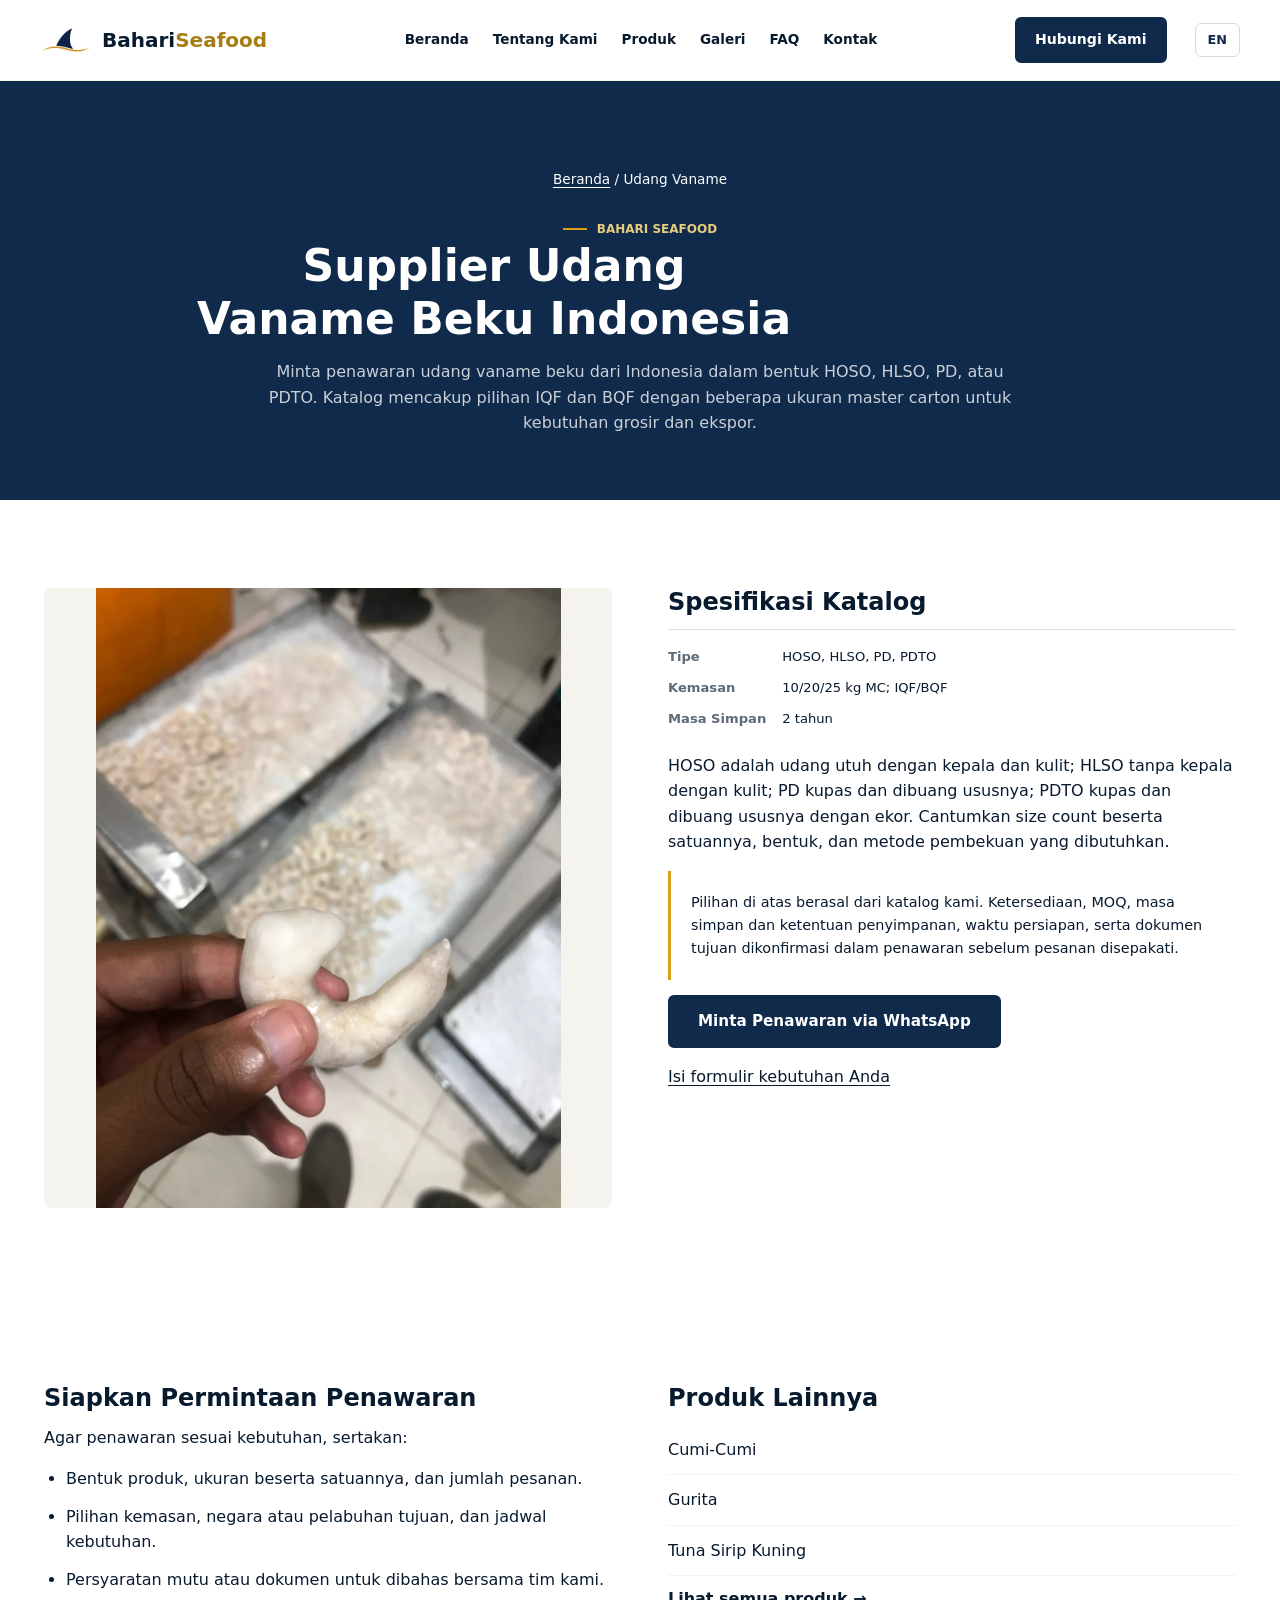
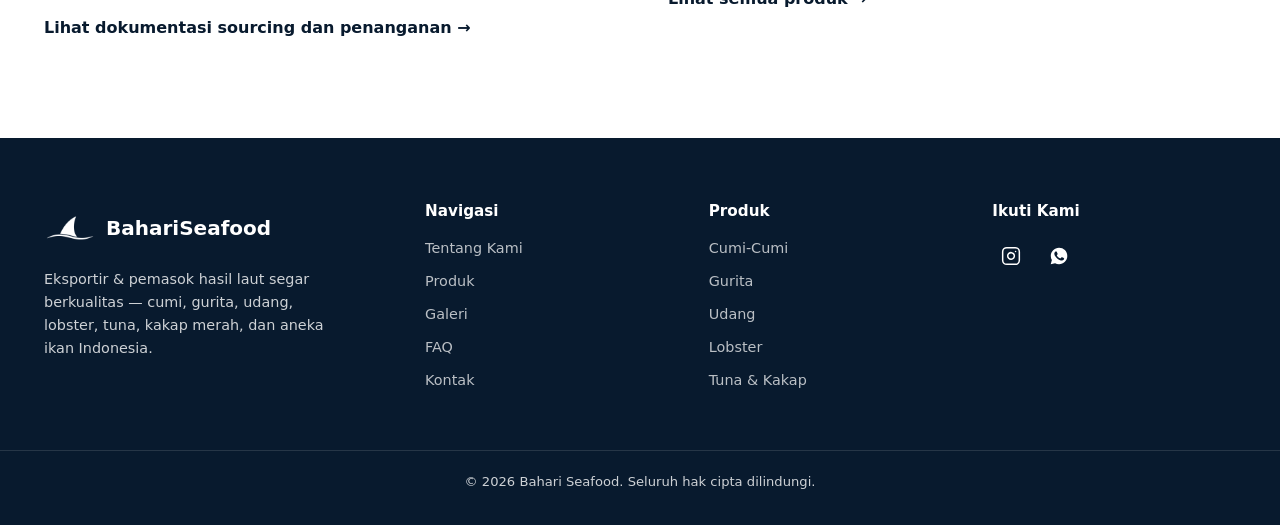
<file: id/produk/udang-vaname-beku.html>
<!DOCTYPE html>
<html lang="id">
<head>
<meta charset="UTF-8">
<meta name="viewport" content="width=device-width, initial-scale=1.0">
<title>Supplier Udang Vaname Beku Indonesia | Bahari Seafood</title>
<meta name="description" content="Minta penawaran udang vaname beku dari Indonesia dalam bentuk HOSO, HLSO, PD, atau PDTO. Katalog mencakup pilihan IQF dan BQF dengan beberapa ukuran master carton untuk kebutuhan grosir dan ekspor.">
<link rel="canonical" href="https://seafood.baharinusantara.id/id/produk/udang-vaname-beku.html">
<link rel="alternate" hreflang="en" href="https://seafood.baharinusantara.id/products/frozen-vannamei-shrimp.html">
<link rel="alternate" hreflang="id" href="https://seafood.baharinusantara.id/id/produk/udang-vaname-beku.html">
<link rel="alternate" hreflang="x-default" href="https://seafood.baharinusantara.id/products/frozen-vannamei-shrimp.html">
<meta property="og:type" content="website">
<meta property="og:site_name" content="Bahari Seafood">
<meta property="og:title" content="Supplier Udang Vaname Beku Indonesia | Bahari Seafood">
<meta property="og:description" content="Minta penawaran udang vaname beku dari Indonesia dalam bentuk HOSO, HLSO, PD, atau PDTO. Katalog mencakup pilihan IQF dan BQF dengan beberapa ukuran master carton untuk kebutuhan grosir dan ekspor.">
<meta property="og:url" content="https://seafood.baharinusantara.id/id/produk/udang-vaname-beku.html">
<meta property="og:image" content="https://seafood.baharinusantara.id/images/gallery/gallery-shrimp.webp">
<meta property="og:image:alt" content="Supplier Udang Vaname Beku Indonesia | Bahari Seafood">
<meta property="og:locale" content="id_ID">
<meta property="og:locale:alternate" content="en_US">
<meta name="twitter:card" content="summary_large_image">
<script type="application/ld+json">
{
  "@context": "https://schema.org",
  "@graph": [
    {
      "@type": "Organization",
      "@id": "https://seafood.baharinusantara.id/#organization",
      "name": "Bahari Seafood",
      "url": "https://seafood.baharinusantara.id/",
      "logo": "https://seafood.baharinusantara.id/images/bahari-icon.png",
      "email": "marketing@baharinusantara.id",
      "telephone": "+62-823-3384-2942",
      "sameAs": [
        "https://instagram.com/bahariseafood.id"
      ],
      "address": {
        "@type": "PostalAddress",
        "streetAddress": "Rungkut Megah Raya, Ruko E No. 8, Kali Rungkut, Kec. Rungkut",
        "addressLocality": "Surabaya",
        "addressRegion": "Jawa Timur",
        "postalCode": "60293",
        "addressCountry": "ID"
      }
    },
    {
      "@type": "BreadcrumbList",
      "itemListElement": [
        {
          "@type": "ListItem",
          "position": 1,
          "name": "Beranda",
          "item": "https://seafood.baharinusantara.id/id/"
        },
        {
          "@type": "ListItem",
          "position": 2,
          "name": "Udang Vaname",
          "item": "https://seafood.baharinusantara.id/id/produk/udang-vaname-beku.html"
        }
      ]
    }
  ]
}
</script>
<link rel="icon" href="../../images/favicon.png" type="image/png">
<link rel="stylesheet" href="../../css/style.css">
</head>
<body>
<header class="site-header" id="header">
  <div class="container header-inner">
    <a href="../" class="logo">
      <img src="../../images/bahari-icon.png" alt="Bahari Seafood" class="logo-mark logo-mark--bahari">
      <span class="logo-text">Bahari<em>Seafood</em></span>
    </a>

    <nav class="main-nav" id="mainNav">
      <a href="../#beranda">Beranda</a>
      <a href="../#tentang">Tentang Kami</a>
      <a href="../#produk">Produk</a>
      <a href="../gallery.html">Galeri</a>
      <a href="../#faq">FAQ</a>
      <a href="../#kontak">Kontak</a>
    </nav>

    <a href="../#kontak" class="btn btn-primary nav-cta">Hubungi Kami</a>

    <a href="../../products/frozen-vannamei-shrimp.html" class="lang-switch" lang="en" hreflang="en">EN</a>

    <button class="nav-toggle" id="navToggle" aria-label="Buka menu" aria-expanded="false">
      <span></span><span></span><span></span>
    </button>
  </div>
</header>
<div class="nav-backdrop" id="navBackdrop" aria-hidden="true"></div>
<main>
  <section class="page-hero product-page-hero">
    <div class="container">
      <nav class="breadcrumbs" aria-label="Jejak navigasi"><a href="../">Beranda</a><span aria-hidden="true"> / </span><span aria-current="page">Udang Vaname</span></nav>
      <p class="eyebrow">Bahari Seafood</p>
      <h1>Supplier Udang Vaname Beku Indonesia</h1>
      <p>Minta penawaran udang vaname beku dari Indonesia dalam bentuk HOSO, HLSO, PD, atau PDTO. Katalog mencakup pilihan IQF dan BQF dengan beberapa ukuran master carton untuk kebutuhan grosir dan ekspor.</p>
    </div>
  </section>
  <section class="section">
    <div class="container product-detail-grid">
      <figure class="product-detail-photo"><img src="../../images/gallery/gallery-shrimp.webp" alt="Udang Vaname beku" fetchpriority="high" width="1050" height="1400"></figure>
      <div class="product-detail-copy">
        <h2>Spesifikasi Katalog</h2>
        <dl class="product-specs">
              <dt>Tipe</dt><dd>HOSO, HLSO, PD, PDTO</dd>
              <dt>Kemasan</dt><dd>10/20/25 kg MC; IQF/BQF</dd>
              <dt>Masa Simpan</dt><dd>2 tahun</dd>
            </dl>
        <p>HOSO adalah udang utuh dengan kepala dan kulit; HLSO tanpa kepala dengan kulit; PD kupas dan dibuang ususnya; PDTO kupas dan dibuang ususnya dengan ekor. Cantumkan size count beserta satuannya, bentuk, dan metode pembekuan yang dibutuhkan.</p>
        <p class="specification-note">Pilihan di atas berasal dari katalog kami. Ketersediaan, MOQ, masa simpan dan ketentuan penyimpanan, waktu persiapan, serta dokumen tujuan dikonfirmasi dalam penawaran sebelum pesanan disepakati.</p>
        <a class="btn btn-primary" href="https://wa.me/6282333842942?text=Halo%20Bahari%20Seafood%2C%20saya%20ingin%20meminta%20penawaran%20untuk%20Udang%20Vaname." target="_blank" rel="noopener">Minta Penawaran via WhatsApp</a>
        <p class="product-contact-alternative"><a href="../#kontak">Isi formulir kebutuhan Anda</a></p>
      </div>
    </div>
  </section>
  <section class="section product-order-section">
    <div class="container product-order-grid">
      <div>
        <h2>Siapkan Permintaan Penawaran</h2>
        <p>Agar penawaran sesuai kebutuhan, sertakan:</p>
        <ul class="inquiry-checklist"><li>Bentuk produk, ukuran beserta satuannya, dan jumlah pesanan.</li><li>Pilihan kemasan, negara atau pelabuhan tujuan, dan jadwal kebutuhan.</li><li>Persyaratan mutu atau dokumen untuk dibahas bersama tim kami.</li></ul>
        <a class="product-detail-link" href="../gallery.html">Lihat dokumentasi sourcing dan penanganan →</a>
      </div>
      <aside>
        <h2>Produk Lainnya</h2>
        <ul class="related-products"><li><a href="cumi-beku.html">Cumi-Cumi</a></li>
<li><a href="gurita-beku.html">Gurita</a></li>
<li><a href="tuna-sirip-kuning-beku.html">Tuna Sirip Kuning</a></li></ul>
        <a class="product-detail-link" href="../#produk">Lihat semua produk →</a>
      </aside>
    </div>
  </section>
</main>
<footer class="site-footer">
  <div class="container footer-inner">
    <div class="footer-brand">
      <a href="../" class="logo">
        <img src="../../images/bahari-icon.png" alt="Bahari Seafood" class="logo-mark logo-mark--bahari">
        <span class="logo-text">Bahari<em>Seafood</em></span>
      </a>
      <p>Eksportir &amp; pemasok hasil laut segar berkualitas — cumi, gurita, udang, lobster, tuna, kakap merah, dan aneka ikan Indonesia.</p>
    </div>
    <div class="footer-links">
      <h4>Navigasi</h4>
      <a href="../#tentang">Tentang Kami</a>
      <a href="../#produk">Produk</a>
      <a href="../gallery.html">Galeri</a>
      <a href="../#faq">FAQ</a>
      <a href="../#kontak">Kontak</a>
    </div>
    <div class="footer-links">
      <h4>Produk</h4>
      <a href="../#produk">Cumi-Cumi</a>
      <a href="../#produk">Gurita</a>
      <a href="../#produk">Udang</a>
      <a href="../#produk">Lobster</a>
      <a href="../#produk">Tuna &amp; Kakap</a>
    </div>
    <div class="footer-social">
      <h4>Ikuti Kami</h4>
      <div class="social-icons">
        <a href="https://instagram.com/bahariseafood.id" aria-label="Instagram" target="_blank" rel="noopener"><svg viewBox="0 0 24 24" fill="none" stroke="currentColor" stroke-width="1.8" stroke-linecap="round" stroke-linejoin="round"><rect x="2" y="2" width="20" height="20" rx="5" ry="5"/><path d="M16 11.37A4 4 0 1 1 12.63 8 4 4 0 0 1 16 11.37z"/><line x1="17.5" y1="6.5" x2="17.51" y2="6.5"/></svg></a>
        <a href="https://wa.me/6282333842942" aria-label="WhatsApp" target="_blank" rel="noopener"><svg viewBox="0 0 24 24" fill="currentColor"><path d="M12.04 2c-5.46 0-9.91 4.45-9.91 9.91 0 1.75.46 3.45 1.32 4.95L2.05 22l5.25-1.38c1.45.79 3.08 1.21 4.74 1.21h.004c5.46 0 9.91-4.45 9.91-9.91 0-2.65-1.03-5.14-2.9-7.01A9.816 9.816 0 0 0 12.05 2zm5.86 14.02c-.24.68-1.4 1.32-1.94 1.4-.5.08-1.12.11-1.8-.11-.42-.13-.96-.3-1.65-.6-2.9-1.25-4.79-4.18-4.93-4.37-.14-.19-1.18-1.57-1.18-3 0-1.43.75-2.13 1.02-2.42.27-.29.58-.36.78-.36.2 0 .39 0 .56.01.18.01.42-.07.66.5.24.58.83 2.01.9 2.16.07.15.12.33.02.53-.1.2-.15.32-.3.49-.15.17-.31.38-.44.51-.15.15-.3.31-.13.6.17.29.76 1.25 1.63 2.02 1.12.99 2.06 1.3 2.35 1.45.29.15.46.13.63-.08.17-.21.72-.84.91-1.13.19-.29.38-.24.64-.14.26.1 1.65.78 1.93.92.28.14.47.21.54.33.07.12.07.68-.17 1.36z"/></svg></a>
      </div>
    </div>
  </div>
  <div class="footer-bottom">
    <div class="container">
      <p>© <span id="year"></span> Bahari Seafood. Seluruh hak cipta dilindungi.</p>
    </div>
  </div>
</footer>
<script src="../../js/main.js"></script>
</body>
</html>
</file>
<file: css/style.css>
/* ===== Bahari Seafood — Stylesheet ===== */

/* Brand palette, in priority order — navy (primary: buttons, icon badges,
   headings, hero/footer), cream (secondary: page/section backgrounds),
   gold (tertiary: thin accents only — underlines, small pill/badge
   highlights, the footer social-icon hover). --deep/--deep-2/--gold-2 are
   kept as their own variable names to avoid touching every selector, but
   all resolve to navy or gold tones/tints — no other literal hues appear
   in this file. */
:root {
  --navy: #0F2A4A;
  --navy-deep: #081A2E;
  --brand-gold: #D4A017;
  --cream: #F5F3EE;

  --deep: var(--navy-deep);
  --deep-2: var(--navy);
  --gold: var(--brand-gold);
  --gold-2: color-mix(in srgb, var(--brand-gold) 78%, black);
  --bg: var(--cream);
  --bg-alt: #FFFFFF;
  --text: var(--navy-deep);
  --text-muted: color-mix(in srgb, var(--navy-deep) 65%, white);
  --white: #FFFFFF;
  --radius: 8px;
  --shadow: 0 10px 30px rgba(8, 26, 46, 0.08);
  --shadow-lg: 0 20px 50px rgba(8, 26, 46, 0.14);
  --container: 1180px;
}

/* Spacing (padding/margin/gap) follows a 2px rhythm throughout this file —
   the handful of odd-numbered values below were one-off drift from that and
   have been snapped to it. */

* { box-sizing: border-box; }
html { scroll-behavior: smooth; scroll-padding-top: 81px; }
body {
  margin: 0;
  font-family: "Segoe UI", system-ui, -apple-system, "Helvetica Neue", Arial, sans-serif;
  color: var(--text);
  background: var(--bg);
  line-height: 1.6;
}
img, svg { display: block; max-width: 100%; }
a { color: inherit; text-decoration: none; }
ul { list-style: none; margin: 0; padding: 0; }
h1, h2, h3, h4 { line-height: 1.2; margin: 0 0 .5em; color: var(--deep); }
p { margin: 0 0 1em; }

.container {
  width: 100%;
  max-width: var(--container);
  margin: 0 auto;
  padding: 0 24px;
}

.eyebrow {
  display: inline-block;
  /* var(--deep-2) (navy), not gold — a gold eyebrow only hits 3.51:1
     against the section backgrounds, short of the 4.5:1 needed for
     normal-weight/size text under WCAG AA. */
  color: var(--deep-2);
  font-weight: 700;
  letter-spacing: .08em;
  text-transform: uppercase;
  font-size: .8rem;
  margin-bottom: .6em;
}

.section { padding: 96px 0; scroll-margin-top: -80px; }
.section-alt { background: var(--bg-alt); }
.section-head { max-width: 640px; margin: 0 auto 56px; text-align: center; }
.section-head h2 { font-size: clamp(1.6rem, 3vw, 2.3rem); }
.section-sub { color: var(--text-muted); margin: 0; }

/* ===== Buttons ===== */
.btn {
  display: inline-flex;
  align-items: center;
  justify-content: center;
  padding: 14px 28px;
  border-radius: 999px;
  font-weight: 600;
  font-size: .95rem;
  border: 2px solid transparent;
  cursor: pointer;
  transition: transform .2s ease, box-shadow .2s ease, background .2s ease, color .2s ease;
}
.btn-primary {
  background: linear-gradient(135deg, rgba(15,42,74,0.92), rgba(8,26,46,0.92));
  backdrop-filter: blur(12px) saturate(160%);
  -webkit-backdrop-filter: blur(12px) saturate(160%);
  border-color: rgba(255,255,255,0.18);
  color: var(--white);
  box-shadow: 0 10px 24px rgba(8,26,46,0.32), inset 0 1px 0 rgba(255,255,255,0.16);
}
.btn-primary:hover { transform: translateY(-2px); box-shadow: 0 14px 30px rgba(8,26,46,0.4), inset 0 1px 0 rgba(255,255,255,0.16); }
.btn-outline {
  background: rgba(255,255,255,.3);
  backdrop-filter: blur(10px) saturate(180%);
  -webkit-backdrop-filter: blur(10px) saturate(180%);
  border-color: rgba(255,255,255,.6);
  color: var(--deep);
  box-shadow: 0 8px 24px rgba(8, 26, 46,0.12), inset 0 1px 0 rgba(255,255,255,0.7);
}
.btn-outline:hover { background: rgba(255,255,255,.48); transform: translateY(-2px); }

/* .btn-primary is navy everywhere except here — the hero sits on the same
   navy mesh gradient, so a navy button would nearly disappear into it.
   Cream (the secondary brand color) stands in as its light-on-dark fill. */
.hero-actions .btn-primary {
  background: linear-gradient(135deg, rgba(245,243,238,0.96), rgba(255,255,255,0.88));
  color: var(--deep);
  border-color: rgba(255,255,255,0.6);
  box-shadow: 0 10px 24px rgba(8,26,46,0.25), inset 0 1px 0 rgba(255,255,255,0.6);
}
.hero-actions .btn-primary:hover { box-shadow: 0 14px 30px rgba(8,26,46,0.32), inset 0 1px 0 rgba(255,255,255,0.6); }

/* ===== Header ===== */
.site-header {
  position: sticky;
  top: 0;
  z-index: 100;
  background: rgba(245, 243, 238, 0.55);
  backdrop-filter: blur(18px) saturate(180%);
  -webkit-backdrop-filter: blur(18px) saturate(180%);
  border-bottom: 1px solid rgba(255,255,255,0.4);
  box-shadow: 0 8px 24px rgba(8, 26, 46,0.05);
  transition: background .35s ease, backdrop-filter .35s ease, border-color .35s ease, box-shadow .35s ease;
}
/* While the hero is still behind it, the header sheds its own background
   entirely and blends into the hero — js/main.js adds/removes this via an
   IntersectionObserver on .hero, so pages without a hero (Gallery) simply
   never get it and keep the glass look above. */
.site-header--on-hero {
  background: transparent;
  backdrop-filter: none;
  -webkit-backdrop-filter: none;
  border-bottom-color: transparent;
  box-shadow: none;
}
.site-header--on-hero .logo,
.site-header--on-hero .main-nav a,
.site-header--on-hero .lang-switch {
  color: var(--white);
}
.site-header--on-hero .logo-text em { color: var(--white); }
.site-header--on-hero .logo-mark--bahari { filter: brightness(0) invert(1); }
.site-header--on-hero .lang-switch { border-color: rgba(255,255,255,0.5); }
/* Same reasoning as .hero-actions .btn-primary — a navy pill would blend
   into the navy hero behind the transparent header, so it borrows cream
   (the secondary color) here and switches back to navy once scrolled. */
.site-header--on-hero .nav-cta {
  background: linear-gradient(135deg, rgba(245,243,238,0.96), rgba(255,255,255,0.88));
  color: var(--deep);
  border-color: rgba(255,255,255,0.6);
  box-shadow: 0 8px 18px rgba(8,26,46,0.2), inset 0 1px 0 rgba(255,255,255,0.6);
}
.site-header--on-hero .lang-switch:hover { background: rgba(255,255,255,0.15); color: var(--white); }
.site-header--on-hero .nav-toggle span { background: var(--white); }

.header-inner {
  display: flex;
  align-items: center;
  gap: 24px;
  height: 76px;
  max-width: 100%;
  padding: 0 40px;
}
.logo { display: flex; align-items: center; gap: 10px; font-weight: 800; font-size: 1.25rem; color: var(--deep); flex-shrink: 0; transition: color .35s ease; }
.logo-mark--bahari { display: block; width: 52px; height: 52px; object-fit: contain; transition: filter .35s ease; }
.logo-text em { font-style: normal; color: var(--gold-2); transition: color .35s ease; }

.main-nav { display: flex; gap: 16px; justify-content: center; flex: 1; }
.main-nav a { font-weight: 600; font-size: .92rem; color: var(--text); position: relative; padding: 6px 0; white-space: nowrap; transition: color .35s ease; }
.main-nav a::after {
  content: ""; position: absolute; left: 0; bottom: 0; height: 2px; width: 0;
  background: var(--gold); transition: width .2s ease;
}
.main-nav a:hover::after { width: 100%; }

.nav-cta { flex-shrink: 0; padding: 10px 18px; font-size: .88rem; }
.lang-switch {
  flex-shrink: 0;
  margin-left: auto;
  font-size: .8rem;
  font-weight: 800;
  letter-spacing: .04em;
  color: var(--deep-2);
  border: 1px solid rgba(8, 26, 46,0.16);
  border-radius: 999px;
  padding: 6px 12px;
  transition: background .2s ease, color .2s ease;
}
.lang-switch:hover { background: var(--bg-alt); color: var(--deep); }
.nav-toggle {
  display: none;
  flex-direction: column;
  gap: 6px;
  background: none;
  border: none;
  cursor: pointer;
  padding: 6px;
}
.nav-toggle span { width: 24px; height: 2.5px; background: var(--deep); border-radius: 2px; transition: transform .25s ease, opacity .25s ease; }

/* Dims the page behind the open mobile menu instead of leaving hero/section
   content visibly showing through right below the dropdown. */
.nav-backdrop {
  position: fixed;
  inset: 0;
  z-index: 90;
  background: rgba(8, 26, 46, 0.45);
  opacity: 0;
  pointer-events: none;
  transition: opacity .2s ease;
}
.nav-backdrop.visible { opacity: 1; pointer-events: auto; }
body.nav-open { overflow: hidden; }
.nav-toggle.open span:nth-child(1) { transform: translateY(7.5px) rotate(45deg); }
.nav-toggle.open span:nth-child(2) { opacity: 0; }
.nav-toggle.open span:nth-child(3) { transform: translateY(-7.5px) rotate(-45deg); }

/* ===== Hero ===== */
/* No overflow:hidden here — .hero-mesh below extends upward behind the
   sticky header (which goes transparent while the hero is in view) and
   needs to paint past .hero's own top edge instead of being clipped to it.
   .hero-mesh clips its own oversized blobs itself, so nothing leaks out. */
.hero { position: relative; }

/* Animated gradient background — a vanilla-JS/WebGL port of a React
   shader component (js/hero-shader.js), rendered onto the canvas below.
   The gradient here is only the fallback for when WebGL is unavailable
   (the canvas is left blank/transparent in that case), so it's a static
   approximation of the shader's navy-and-gold blend. Extended 77px above
   .hero's own top (matching .site-header's height) so it still fills the
   area behind the header instead of leaving the page's plain cream
   background showing through it. */
.hero-mesh {
  position: absolute; top: -77px; left: 0; right: 0; bottom: 0; z-index: -2; overflow: hidden;
  background:
    radial-gradient(760px circle at 50% -8%, rgba(212,160,23,0.3), transparent 62%),
    radial-gradient(140% 120% at 50% 100%, transparent 35%, rgba(2,7,14,0.7) 100%),
    linear-gradient(160deg, var(--navy-deep) 0%, var(--navy) 48%, var(--navy-deep) 100%);
}
.hero-shader-canvas { position: absolute; inset: 0; display: block; width: 100%; height: 100%; }

/* Darkens the mesh gradient evenly so light-colored text stays readable.
   Extended upward 77px too, for the same reason as .hero-mesh above. */
.hero-scrim {
  position: absolute;
  top: -77px;
  left: 0;
  right: 0;
  bottom: 0;
  z-index: -1;
  background: linear-gradient(180deg, rgba(2, 7, 14,0.08), rgba(2, 7, 14,0.32));
  pointer-events: none;
}
.hero-inner {
  display: flex;
  justify-content: center;
  padding: 76px 24px 260px;
  position: relative;
}
.hero-copy { color: var(--white); max-width: 1100px; text-align: center; }

.hero-badge {
  display: inline-flex;
  align-items: center;
  gap: 8px;
  padding: 8px 18px;
  border-radius: 999px;
  background: rgba(212,160,23,0.12);
  border: 1px solid rgba(212,160,23,0.4);
  backdrop-filter: blur(14px);
  -webkit-backdrop-filter: blur(14px);
  color: #E7CB7F;
  font-size: .85rem;
  font-weight: 700;
  letter-spacing: .02em;
  margin-bottom: 22px;
}
.hero-badge-icon { width: 15px; height: 15px; flex-shrink: 0; color: var(--gold-2); }

.hero-copy h1 { color: var(--white); font-size: clamp(2rem, 4vw, 3rem); margin-bottom: .4em; }
.hero-line { display: block; }
.hero-word { display: inline-block; margin-right: .28em; }

.hero-desc { color: rgba(255,255,255,0.88); font-size: 1.05rem; max-width: 560px; margin-left: auto; margin-right: auto; }
.hero-actions { display: flex; justify-content: center; gap: 16px; flex-wrap: wrap; margin: 28px 0 44px; }
.btn-icon { width: 18px; height: 18px; margin-left: 8px; }
.hero-stats { display: flex; justify-content: center; gap: 36px; flex-wrap: wrap; }
.stat { display: flex; flex-direction: column; align-items: center; }
.stat-num { font-size: 1.6rem; font-weight: 800; color: var(--gold-2); }
.stat-label { font-size: .82rem; color: rgba(255,255,255,0.8); }

.hero-wave { position: absolute; bottom: -1px; left: 0; width: 100%; height: 90px; }

/* Entrance animation for the hero content — staggered via each element's
   --d custom property, no JS required. */
@keyframes heroFadeUp { from { opacity: 0; transform: translateY(22px); } to { opacity: 1; transform: none; } }
.intro-in { opacity: 0; animation: heroFadeUp .6s cubic-bezier(.22,1,.36,1) both; animation-delay: var(--d, 0s); }

@media (prefers-reduced-motion: reduce) {
  .intro-in { animation: none; opacity: 1; transform: none; }
}

/* ===== About ===== */
.about-grid {
  display: grid;
  grid-template-columns: .8fr 1.2fr;
  gap: 64px;
  align-items: center;
}
.about-logo {
  width: 100%;
  height: auto;
  animation: about-logo-float 4s ease-in-out infinite;
}
@keyframes about-logo-float {
  0%, 100% { transform: translateY(0); }
  50% { transform: translateY(-10px); }
}
@media (prefers-reduced-motion: reduce) {
  .about-logo { animation: none; }
}
.about-copy h2 { font-size: clamp(1.5rem, 3vw, 2.1rem); }
.about-points { display: grid; grid-template-columns: 1fr 1fr; gap: 14px; margin-top: 24px; }
.point { display: flex; align-items: center; gap: 10px; font-weight: 600; font-size: .92rem; color: var(--deep-2); }
.point-icon {
  width: 24px; height: 24px; border-radius: 50%;
  background: var(--navy); color: var(--white);
  display: inline-flex; align-items: center; justify-content: center;
  font-size: .75rem; flex-shrink: 0;
}

.compro-cta {
  display: flex;
  align-items: center;
  gap: 20px;
  margin-top: 28px;
  padding: 22px 26px;
  background: var(--bg-alt);
  border: 1px solid rgba(8,26,46,0.08);
  border-radius: var(--radius);
  box-shadow: var(--shadow);
}
.compro-icon { width: 44px; height: 44px; flex-shrink: 0; color: var(--gold-2); }
.compro-icon svg { width: 100%; height: 100%; }
.compro-text { flex: 1; }
.compro-text h3 { font-size: 1.05rem; margin-bottom: .2em; }
.compro-text p { margin: 0; font-size: .9rem; color: var(--text-muted); }
.compro-btn { flex-shrink: 0; }
@media (max-width: 640px) {
  .compro-cta { flex-direction: column; align-items: flex-start; }
  .compro-btn { width: 100%; }
}

/* Sub-blocks within the merged Tentang/Keunggulan/Proses Ekspor section —
   smaller than .section-head since they're internal dividers, not a new
   page section of their own. */
.about-sub { margin-top: 84px; }
.about-sub-head { max-width: 640px; margin: 0 auto 40px; text-align: center; }
.about-sub-head h3 { font-size: clamp(1.4rem, 2.6vw, 1.8rem); color: var(--deep); margin-bottom: .35em; }
.about-sub-head p { color: var(--text-muted); margin: 0; }

/* ===== Features ===== */
.feature-grid {
  display: grid;
  grid-template-columns: repeat(3, 1fr);
  gap: 28px;
}
.feature-card {
  position: relative;
  overflow: hidden;
  isolation: isolate;
  border-radius: var(--radius);
  padding: 32px 28px;
  transition: transform .25s ease, box-shadow .25s ease, background .25s ease;
}
.feature-card:hover { transform: translateY(-6px); box-shadow: var(--shadow-lg); }
.feature-icon { width: 76px; height: 76px; margin-bottom: 18px; }
.feature-icon img { display: block; width: 100%; height: 100%; object-fit: contain; }
.feature-card h3 { font-size: 1.1rem; }
.feature-card p { color: var(--text-muted); margin: 0; font-size: .93rem; }

/* ===== Products ===== */
.product-grid {
  display: grid;
  grid-template-columns: repeat(3, 1fr);
  gap: 28px;
}
/* Real photos need full visibility rather than the old isolated-icon
   treatment, and the spec sheet needs room to breathe — so product cards
   are a light photo-on-top card instead of the dark gradient tile. */
.product-card {
  display: flex;
  flex-direction: column;
  border-radius: var(--radius);
  overflow: hidden;
  background: var(--bg-alt);
  box-shadow: var(--shadow);
  transition: transform .25s ease, box-shadow .25s ease;
}
.product-card:hover { transform: translateY(-6px); box-shadow: var(--shadow-lg); }

/* Height comes from the ::before padding-top spacer, not aspect-ratio —
   on some mobile WebKit versions `aspect-ratio` alone doesn't reliably
   constrain an absolutely/100%-sized img child, letting it blow out to
   its native size instead. The percentage-padding trick is old and
   universally supported, so it's used here as the real sizing mechanism. */
.product-photo { position: relative; overflow: hidden; }
.product-photo::before { content: ""; display: block; padding-top: 75%; }
.product-photo img { position: absolute; inset: 0; width: 100%; height: 100%; object-fit: cover; }
.product-category {
  position: absolute;
  top: 12px;
  left: 12px;
  background: rgba(8, 26, 46,0.72);
  backdrop-filter: blur(6px);
  -webkit-backdrop-filter: blur(6px);
  color: var(--white);
  font-size: .68rem;
  font-weight: 700;
  text-transform: uppercase;
  letter-spacing: .04em;
  padding: 5px 11px;
  border-radius: 999px;
}

.product-body { padding: 20px 22px 22px; display: flex; flex-direction: column; flex: 1; }
.product-title-row { display: flex; align-items: baseline; justify-content: space-between; gap: 8px; flex-wrap: wrap; margin-bottom: 12px; }
.product-title-row h3 { margin: 0; font-size: 1.12rem; }
.product-hs {
  flex-shrink: 0;
  font-size: .72rem;
  font-weight: 700;
  white-space: nowrap;
  color: var(--gold-2);
  background: color-mix(in srgb, var(--brand-gold) 14%, white);
  padding: 3px 9px;
  border-radius: 6px;
}
.product-hs--tbd { color: var(--text-muted); background: rgba(8, 26, 46,0.06); font-style: italic; font-weight: 600; }

.product-specs { display: grid; grid-template-columns: auto 1fr; gap: 5px 12px; margin: 0; font-size: .82rem; }
.product-specs dt { color: var(--text-muted); font-weight: 700; }
.product-specs dd { margin: 0; color: var(--text); }

/* ===== Process ===== */
.process-grid {
  display: grid;
  grid-template-columns: repeat(5, 1fr);
  gap: 20px;
  margin-bottom: 64px;
}
.process-step {
  overflow: hidden;
  isolation: isolate;
  border-radius: var(--radius);
  padding: 26px 20px;
  transition: transform .25s ease, box-shadow .25s ease;
  position: relative;
}
.process-step:hover { transform: translateY(-6px); box-shadow: var(--shadow-lg); }

/* ===== Liquid glass treatment =====
   Calm frosted-glass look (translucent fill + blur + rim highlight), no
   moving shine — in place of a literal WebGL liquid-metal shader, since
   this is a static site with no React/build step. Ported as plain CSS. */
.feature-card,
.process-step {
  background: linear-gradient(160deg, rgba(255,255,255,0.7), rgba(255,255,255,0.28));
  backdrop-filter: blur(14px) saturate(160%);
  -webkit-backdrop-filter: blur(14px) saturate(160%);
  border: 1px solid rgba(255,255,255,0.6);
  box-shadow: 0 8px 28px rgba(8, 26, 46,0.08), inset 0 1px 0 rgba(255,255,255,0.85);
}
.process-num {
  display: inline-block;
  font-size: .85rem;
  font-weight: 800;
  color: var(--white);
  background: linear-gradient(135deg, var(--navy), var(--navy-deep));
  width: 34px; height: 34px;
  border-radius: 50%;
  line-height: 34px;
  text-align: center;
  margin-bottom: 14px;
}
.process-step h3 { font-size: 1rem; }
.process-step p { font-size: .87rem; color: var(--text-muted); margin: 0; }

.markets { text-align: center; margin-top: 48px; padding-top: 40px; border-top: 1px solid var(--cream); }
.markets-note { color: var(--text-muted); max-width: 640px; margin: 0 auto 20px; font-size: .92rem; }
.markets-note strong { color: var(--deep); }

/* ===== Export map (dotted world map + animated shipping routes) =====
   Vanilla port of a React/Framer Motion "world map" component: a dotted
   basemap image (pre-rendered from real geo data via dotted-map + d3-geo,
   not hand-drawn) with an SVG overlay of routes from Jakarta to four
   destination hubs. The route "draw" animation and the traveling dot both
   use plain CSS — pathLength="1" on each <path> normalizes stroke-dasharray
   so a single dashoffset keyframe animates any curve regardless of its
   actual length (the vanilla equivalent of the source's Framer Motion
   `pathLength` prop), and the dot rides the same path via the native CSS
   `offset-path`/`offset-distance` motion-path properties — no JS needed. */
/* Height comes from the ::before padding-top spacer, not aspect-ratio —
   see the .product-photo comment above for why. */
.export-map {
  position: relative;
  width: 100%;
  max-width: 760px;
  margin: 0 auto;
  border-radius: var(--radius);
  overflow: hidden;
}
.export-map::before { content: ""; display: block; padding-top: 56.25%; }
.export-map-bg {
  position: absolute;
  inset: 0;
  width: 100%;
  height: 100%;
  object-fit: cover;
  mask-image: none;
  -webkit-mask-image: none;
}
.export-map-svg { position: absolute; inset: 0; width: 100%; height: 100%; }

.route-path {
  fill: none;
  stroke: url(#export-route-gradient);
  stroke-width: .6;
  stroke-linecap: round;
  stroke-dasharray: 1;
  stroke-dashoffset: 1;
  animation: export-route-draw 7s ease-in-out infinite;
}
@keyframes export-route-draw {
  0% { stroke-dashoffset: 1; opacity: 0; }
  8% { opacity: 1; }
  45% { stroke-dashoffset: 0; opacity: 1; }
  75% { stroke-dashoffset: 0; opacity: 1; }
  92% { opacity: 0; }
  100% { stroke-dashoffset: 1; opacity: 0; }
}

.route-dot { fill: var(--brand-gold); animation: export-dot-move 7s ease-in-out infinite; }
@keyframes export-dot-move {
  0% { offset-distance: 0%; opacity: 0; }
  8% { opacity: 1; }
  45% { offset-distance: 100%; opacity: 1; }
  50% { opacity: 0; }
  100% { offset-distance: 100%; opacity: 0; }
}

.map-point { fill: var(--navy); }
.map-point--origin { fill: var(--brand-gold); }
.pulse-ring {
  fill: none;
  stroke: var(--brand-gold);
  stroke-width: .3;
  transform-box: fill-box;
  transform-origin: center;
  animation: export-pulse 2.6s ease-out infinite;
}
@keyframes export-pulse {
  0% { transform: scale(1); opacity: .7; }
  100% { transform: scale(4.5); opacity: 0; }
}

@media (prefers-reduced-motion: reduce) {
  .route-path { animation: none; stroke-dashoffset: 0; opacity: .85; }
  .route-dot { animation: none; opacity: 0; }
  .pulse-ring { animation: none; opacity: 0; }
}

/* ===== FAQ (horizontal auto-scroll marquee) =====
   Pure CSS loop: each row's track holds the card group twice back-to-back
   and animates translateX(-50%), so the moment it "resets" to 0% the two
   halves line up pixel-for-pixel and the loop reads as continuous. No JS
   needed for this (the reference used React only for templating markup,
   not for the animation itself, which was already plain CSS keyframes). */
.faq-rows {
  display: flex;
  flex-direction: column;
  gap: 26px;
  margin-top: 56px;
}
.faq-scroller {
  width: 100%;
  overflow: hidden;
  mask-image: linear-gradient(90deg, transparent, #000 8%, #000 92%, transparent);
  -webkit-mask-image: linear-gradient(90deg, transparent, #000 8%, #000 92%, transparent);
}
.faq-track {
  display: flex;
  width: max-content;
  animation: faq-scroll-left var(--duration, 50s) linear infinite;
}
.faq-track--reverse {
  animation-name: faq-scroll-right;
  /* Start already shifted so the reverse row doesn't visibly "jump" on load. */
  transform: translateX(-50%);
}
/* :focus-within alone wouldn't help here since the cards have no focusable
   content — .faq-scroller itself is given tabindex="0" in HTML so keyboard
   users have a way to stop the motion (WCAG 2.2.2), not just :hover. */
.faq-scroller:hover .faq-track,
.faq-scroller:focus-within .faq-track,
.faq-scroller:focus .faq-track { animation-play-state: paused; }
.faq-scroller:focus-visible { outline: 2px solid var(--navy); outline-offset: 4px; }
.faq-group { display: flex; gap: 22px; flex-shrink: 0; padding: 0 11px; }
.faq-card {
  width: 340px;
  flex-shrink: 0;
  background: var(--white);
  border-radius: var(--radius);
  padding: 26px 24px;
  box-shadow: var(--shadow);
}
.faq-card h3 { font-size: 1.02rem; color: var(--deep); margin: 0 0 .5em; }
.faq-card p { font-size: .88rem; color: var(--text-muted); margin: 0; line-height: 1.55; }

@keyframes faq-scroll-left {
  from { transform: translateX(0); }
  to { transform: translateX(-50%); }
}
@keyframes faq-scroll-right {
  from { transform: translateX(-50%); }
  to { transform: translateX(0); }
}
@media (prefers-reduced-motion: reduce) {
  .faq-track, .faq-track--reverse { animation: none; transform: none; }
}
@media (max-width: 640px) {
  .faq-card { width: 280px; padding: 22px 20px; }
}

/* ===== Contact ===== */
.contact-section { background: linear-gradient(180deg, var(--bg) 0%, var(--bg-alt) 100%); }
.contact-grid {
  display: grid;
  grid-template-columns: .9fr 1.1fr;
  gap: 56px;
}
.contact-info h2 { font-size: clamp(1.4rem, 3vw, 2rem); }
.contact-list { margin-top: 28px; display: flex; flex-direction: column; gap: 20px; }
.contact-list li { display: flex; gap: 14px; align-items: flex-start; }
.contact-icon { width: 22px; height: 22px; flex-shrink: 0; color: var(--navy); margin-top: 2px; }
.contact-icon svg { width: 100%; height: 100%; }
.contact-list strong { color: var(--deep); }
.contact-list a:hover { text-decoration: underline; }
.contact-form {
  background: var(--white);
  border-radius: 20px;
  padding: 36px;
  box-shadow: var(--shadow-lg);
}
.form-row { display: grid; grid-template-columns: 1fr 1fr; gap: 18px; }
.form-group { margin-bottom: 18px; }
.form-group label { display: block; font-weight: 700; font-size: .85rem; margin-bottom: 6px; color: var(--deep); }
.form-group input,
.form-group select,
.form-group textarea {
  width: 100%;
  padding: 12px 14px;
  border-radius: 10px;
  border: 1.5px solid #DCE6E8;
  font-family: inherit;
  font-size: .95rem;
  background: var(--bg);
  color: var(--text);
  transition: border-color .2s ease;
}
.form-group input:focus,
.form-group select:focus,
.form-group textarea:focus {
  outline: none;
  border-color: var(--navy);
}
.form-submit { width: 100%; margin-top: 6px; }
.form-status { text-align: center; font-weight: 600; color: var(--deep-2); min-height: 1.4em; margin: 12px 0 0; }

/* ===== Footer ===== */
.site-footer {
  position: relative;
  overflow: hidden;
  background:
    radial-gradient(600px circle at 12% 0%, rgba(212,160,23,0.14), transparent 60%),
    linear-gradient(190deg, var(--navy) 0%, var(--navy-deep) 55%, #030a13 100%);
  color: rgba(255,255,255,0.8);
  padding-top: 64px;
}
.footer-inner {
  display: grid;
  grid-template-columns: 1.4fr 1fr 1fr 1fr;
  gap: 40px;
  padding-bottom: 48px;
}
.footer-brand .logo { color: var(--white); margin-bottom: 14px; }
.footer-brand .logo-mark--bahari { filter: brightness(0) invert(1); }
.footer-brand .logo-text em { color: var(--white); }
.footer-brand p { font-size: .9rem; max-width: 300px; }
.footer-links h4, .footer-social h4 { color: var(--white); font-size: .95rem; margin-bottom: 16px; }
.footer-links { display: flex; flex-direction: column; }
.footer-links a { display: block; font-size: .9rem; margin-bottom: 10px; color: rgba(255,255,255,0.72); }
.footer-links a:hover { color: var(--gold); }
.social-icons { display: flex; gap: 10px; }
.social-icons a {
  width: 38px; height: 38px;
  display: flex; align-items: center; justify-content: center;
  color: var(--white);
  transition: color .25s ease;
}
.social-icons a svg { width: 20px; height: 20px; }
.social-icons a:hover { color: var(--gold); }
.footer-bottom { border-top: 1px solid rgba(255,255,255,0.12); padding: 20px 0; text-align: center; font-size: .82rem; }

/* ===== Back to top ===== */
.back-to-top {
  position: fixed;
  right: 24px; bottom: 24px;
  width: 46px; height: 46px;
  border-radius: 50%;
  background: linear-gradient(135deg, rgba(15,42,74,0.88), rgba(8,26,46,0.88));
  backdrop-filter: blur(10px) saturate(160%);
  -webkit-backdrop-filter: blur(10px) saturate(160%);
  color: var(--white);
  border: 1px solid rgba(255,255,255,0.2);
  font-size: 1.1rem;
  font-weight: 800;
  cursor: pointer;
  box-shadow: var(--shadow-lg), inset 0 1px 0 rgba(255,255,255,0.16);
  opacity: 0;
  visibility: hidden;
  transform: translateY(10px);
  transition: opacity .25s ease, transform .25s ease, visibility .25s ease, background .2s ease;
  z-index: 90;
}
.back-to-top.visible { opacity: 1; visibility: visible; transform: translateY(0); }

/* ===== Dock (macOS-style quick nav) =====
   Same calm liquid-glass language as the buttons/cards: translucent fill
   + backdrop blur + a soft rim highlight, no shine sweep. Magnification
   (js/dock.js) drives each .dock-item's width/height inline; the
   transition here is what gives that a springy, non-jittery feel. */
.dock {
  position: fixed;
  left: 50%;
  bottom: 18px;
  transform: translateX(-50%);
  z-index: 95;
  max-width: calc(100vw - 24px);
  transition: opacity .25s ease, transform .25s ease;
}
/* Faded out via IntersectionObserver (js/dock.js) once the footer scrolls
   into view — otherwise the dock sits on top of the footer's nav links and
   copyright line, since both are fixed/near the bottom of the page. */
.dock--hidden {
  opacity: 0;
  transform: translateX(-50%) translateY(12px);
  pointer-events: none;
}
.dock-panel {
  display: flex;
  align-items: flex-end;
  gap: 8px;
  padding: 10px 14px;
  border-radius: 22px;
  background: rgba(255,255,255,0.16);
  backdrop-filter: blur(22px) saturate(180%);
  -webkit-backdrop-filter: blur(22px) saturate(180%);
  border: 1px solid rgba(255,255,255,0.4);
  box-shadow: 0 14px 34px rgba(8, 26, 46,0.18), inset 0 1px 0 rgba(255,255,255,0.45);
  /* No overflow-x:auto here on purpose: mixing overflow-x:auto with
     overflow-y:visible makes browsers compute the "visible" axis as auto
     too (per spec), which would clip .dock-tooltip since it pops up above
     this box. Seven items comfortably fit at the mobile item size below,
     so a scroll fallback isn't needed. */
}
.dock-item {
  position: relative;
  display: flex;
  align-items: center;
  justify-content: center;
  width: 44px;
  height: 44px;
  flex-shrink: 0;
  border-radius: 14px;
  background: rgba(255,255,255,0.22);
  color: var(--deep);
  transition: width .15s cubic-bezier(0.34, 1.4, 0.4, 1), height .15s cubic-bezier(0.34, 1.4, 0.4, 1), background .2s ease;
}
.dock-item:hover, .dock-item:focus-visible { background: rgba(255,255,255,0.5); outline: none; }
.dock-icon { width: 52%; height: 52%; flex-shrink: 0; }
.dock-tooltip {
  position: absolute;
  bottom: calc(100% + 12px);
  left: 50%;
  transform: translateX(-50%) translateY(4px);
  white-space: nowrap;
  font-size: 0.72rem;
  font-weight: 700;
  color: var(--deep);
  background: rgba(255,255,255,0.88);
  backdrop-filter: blur(8px);
  -webkit-backdrop-filter: blur(8px);
  padding: 6px 12px;
  border-radius: 8px;
  border: 1px solid rgba(255,255,255,0.7);
  box-shadow: 0 8px 18px rgba(8, 26, 46,0.16);
  opacity: 0;
  pointer-events: none;
  transition: opacity .18s ease, transform .18s ease;
}
.dock-item:hover .dock-tooltip,
.dock-item:focus-visible .dock-tooltip {
  opacity: 1;
  transform: translateX(-50%) translateY(0);
}
@media (max-width: 640px) {
  .dock { bottom: 14px; }
  .dock-panel { gap: 6px; padding: 8px 10px; border-radius: 18px; }
  .dock-item { width: 38px; height: 38px; border-radius: 11px; }
  .dock-tooltip { display: none; }
}

/* ===== Gallery Page ===== */
.page-hero {
  position: relative;
  overflow: hidden;
  background:
    radial-gradient(600px circle at 50% -10%, rgba(212,160,23,0.24), transparent 60%),
    linear-gradient(160deg, var(--navy) 0%, var(--navy-deep) 70%, #030a13 100%);
  padding: 88px 0 64px;
  text-align: center;
  color: var(--white);
}
.page-hero .eyebrow { color: #E7CB7F; }
.page-hero h1 { color: var(--white); font-size: clamp(2rem, 4vw, 2.8rem); margin-bottom: .3em; }
.page-hero p { color: rgba(255,255,255,0.78); max-width: 560px; margin: 0 auto; }

.gallery-grid {
  display: grid;
  grid-template-columns: repeat(3, 1fr);
  gap: 24px;
}
/* Height comes from the ::before padding-top spacer, not aspect-ratio —
   see the .product-photo comment further up for why. */
.gallery-item {
  position: relative;
  border-radius: var(--radius);
  overflow: hidden;
  box-shadow: var(--shadow);
}
.gallery-item::before { content: ""; display: block; padding-top: 100%; }
.gallery-item img {
  position: absolute;
  inset: 0;
  width: 100%;
  height: 100%;
  object-fit: cover;
  transition: transform .5s ease;
}
.gallery-item:hover img { transform: scale(1.08); }
.gallery-caption {
  position: absolute;
  left: 0; right: 0; bottom: 0;
  padding: 20px 18px 14px;
  background: linear-gradient(180deg, transparent, rgba(8,26,46,0.88));
}
.gallery-caption h3 { color: var(--white); font-size: 1.05rem; margin: 0 0 .2em; }
.gallery-caption span { font-size: .78rem; color: rgba(255,255,255,0.72); }

@media (max-width: 1080px) {
  .gallery-grid { grid-template-columns: repeat(2, 1fr); }
}
@media (max-width: 640px) {
  .gallery-grid { grid-template-columns: 1fr; }
}

.gallery-preview-cta { text-align: center; margin-top: 40px; }

/* ===== Gallery story strip (homepage preview) =====
   Four stage photos in a row instead of a plain grid, so the preview
   reads as one sourcing-to-export sequence rather than unrelated tiles. */
.gallery-story { display: flex; align-items: stretch; gap: 16px; margin-top: 8px; }
.gallery-story-item {
  position: relative;
  flex: 1;
  min-width: 0;
  border-radius: var(--radius);
  overflow: hidden;
  box-shadow: var(--shadow);
}
.gallery-story-item::before { content: ""; display: block; padding-top: 133%; }
.gallery-story-item img {
  position: absolute;
  inset: 0;
  width: 100%;
  height: 100%;
  object-fit: cover;
  transition: transform .5s ease;
}
.gallery-story-item:hover img { transform: scale(1.05); }
.gallery-story-caption {
  position: absolute;
  left: 0; right: 0; bottom: 0;
  padding: 20px 16px 16px;
  background: linear-gradient(180deg, transparent, rgba(8,26,46,0.88));
  color: var(--white);
}
.gallery-story-num { display: block; font-size: .68rem; font-weight: 800; letter-spacing: .08em; color: #E7CB7F; margin-bottom: 4px; text-transform: uppercase; }
.gallery-story-caption strong { display: block; font-size: 1rem; }
.gallery-story-caption p { margin: 2px 0 0; font-size: .76rem; color: rgba(255,255,255,.78); }
.gallery-story-arrow { flex-shrink: 0; align-self: center; color: var(--brand-gold); font-size: 1.5rem; opacity: .7; }

@media (max-width: 1080px) {
  .gallery-story { flex-wrap: wrap; }
  .gallery-story-item { flex: 1 1 calc(50% - 8px); }
  .gallery-story-arrow { display: none; }
}
@media (max-width: 640px) {
  .gallery-story { flex-direction: column; }
  .gallery-story-item { width: 100%; }
  .gallery-story-item::before { padding-top: 75%; }
}

/* ===== Gallery stages (full Gallery page) =====
   Photos grouped into the sourcing -> processing -> quality control ->
   export sequence, each stage introduced with a heading and laid out as
   a flowing mosaic (CSS columns) instead of one uniform square grid, so
   items keep their natural proportions rather than all being cropped
   the same way. */
.gallery-stage { margin-bottom: 64px; }
.gallery-stage:last-child { margin-bottom: 0; }
.gallery-stage-head { display: flex; flex-wrap: wrap; align-items: baseline; gap: 16px 18px; margin-bottom: 28px; padding-bottom: 18px; border-bottom: 2px solid var(--brand-gold); }
.gallery-stage-num { font-size: 2.2rem; font-weight: 800; color: var(--gold-2); line-height: 1; flex-shrink: 0; }
.gallery-stage-text h3 { font-size: 1.4rem; margin: 0 0 .25em; color: var(--deep); }
.gallery-stage-text p { margin: 0; color: var(--text-muted); font-size: .92rem; max-width: 640px; }

.gallery-mosaic { columns: 3; column-gap: 24px; }
.gallery-mosaic .gallery-item { display: block; break-inside: avoid; margin-bottom: 24px; }
.gallery-mosaic .gallery-item::before { content: none; }
.gallery-mosaic .gallery-item img { position: static; width: 100%; height: auto; }

@media (max-width: 1080px) {
  .gallery-mosaic { columns: 2; }
}
@media (max-width: 640px) {
  .gallery-mosaic { columns: 1; }
  .gallery-stage { margin-bottom: 44px; }
}

.video-grid {
  display: grid;
  grid-template-columns: repeat(2, 1fr);
  align-items: start;
  gap: 24px;
}
.video-card {
  border-radius: var(--radius);
  overflow: hidden;
  box-shadow: var(--shadow);
  background: #000;
}
.video-card video { display: block; width: 100%; height: auto; }
.video-card-caption { padding: 14px 18px; background: var(--bg-alt); }
.video-card-caption h3 { font-size: 1rem; margin: 0 0 .2em; color: var(--deep); }
.video-card-caption span { font-size: .8rem; color: var(--text-muted); }
@media (max-width: 640px) {
  .video-grid { grid-template-columns: 1fr; }
}

/* ===== Reveal animation ===== */
.reveal { opacity: 1; transform: none; transition: opacity .7s ease, transform .7s ease; }
.reveal.reveal-ready { opacity: 0; transform: translateY(24px); }
.reveal.visible { opacity: 1; transform: translateY(0); }

/* ===== Responsive ===== */
@media (max-width: 1080px) {
  .main-nav { display: none; }
  .nav-toggle { display: flex; }
  .nav-cta { display: none; }
  .hero-inner { padding-bottom: 100px; }
  .about-grid { grid-template-columns: 1fr; }
  .about-visual { max-width: 380px; margin: 0 auto; }
  .feature-grid { grid-template-columns: repeat(2, 1fr); }
  .product-grid { grid-template-columns: repeat(2, 1fr); }
  .process-grid { grid-template-columns: repeat(3, 1fr); }
  .contact-grid { grid-template-columns: 1fr; }
  .footer-inner { grid-template-columns: 1fr 1fr; }
}

@media (max-width: 1080px) {
  .main-nav {
    position: absolute;
    top: 76px; left: 0; right: 0;
    background: var(--white);
    flex-direction: column;
    padding: 20px 24px;
    gap: 4px;
    box-shadow: var(--shadow);
    display: none;
  }
  .main-nav.open { display: flex; }
  .main-nav a { padding: 12px 0; border-bottom: 1px solid rgba(8, 26, 46,0.06); }
}

@media (max-width: 640px) {
  .header-inner { padding: 0 20px; gap: 12px; }
  .section { padding: 64px 0; }
  .hero-inner { padding-top: 32px; }
  .hero-actions { flex-direction: column; }
  .hero-actions .btn { width: 100%; }
  .hero-stats { gap: 24px; }
  .feature-grid, .product-grid { grid-template-columns: 1fr; }
  .process-grid { grid-template-columns: 1fr 1fr; }
  .about-points { grid-template-columns: 1fr; }
  .about-sub { margin-top: 56px; }
  .form-row { grid-template-columns: 1fr; }
  .footer-inner { grid-template-columns: 1fr; }
}

/* Editorial refresh: retain the original Bahari brand palette. */
body { background: var(--white); }
h1, h2, h3, h4, .eyebrow, .hero-badge, .lang-switch, .product-category { letter-spacing: 0; }
.container { max-width: 1240px; }
.section { padding: 88px 0; scroll-margin-top: 0; }
.section-head { max-width: 760px; margin-bottom: 40px; }
.section-head h2, .about-copy h2 { font-size: 2.25rem; }
.section-sub { max-width: 680px; margin-inline: auto; }
.eyebrow { font-size: .75rem; margin-bottom: 16px; }
.eyebrow::before { content: ''; display: inline-block; width: 24px; height: 2px; background: var(--brand-gold); vertical-align: middle; margin-right: 10px; }
.btn, .lang-switch { border-radius: 6px; }
.btn { min-height: 46px; line-height: 1.4; box-shadow: none; }
.btn-primary, .site-header--on-hero .nav-cta { background: var(--navy); color: var(--white); box-shadow: none; border-color: var(--navy); }
.btn-primary:hover { background: var(--navy-deep); box-shadow: none; }
.btn-outline { background: transparent; box-shadow: none; backdrop-filter: none; }
.site-header, .site-header--on-hero { background: var(--white); border-bottom: 1px solid var(--cream); box-shadow: none; backdrop-filter: none; }
.header-inner { max-width: 1440px; margin: auto; height: 80px; gap: 28px; }
.site-header--on-hero .logo, .site-header--on-hero .main-nav a, .site-header--on-hero .lang-switch { color: var(--navy-deep); }
.site-header--on-hero .logo-text em { color: var(--gold-2); }
.site-header--on-hero .logo-mark--bahari { filter: none; }
.site-header--on-hero .lang-switch { border-color: var(--navy); }
.site-header--on-hero .lang-switch:hover { background: var(--cream); color: var(--navy); }
.site-header--on-hero .nav-toggle span { background: var(--navy); }
.main-nav { gap: 24px; }
.main-nav a { font-size: .85rem; }
.nav-toggle { min-width: 44px; min-height: 44px; align-items: center; justify-content: center; }
.hero { isolation: isolate; background: var(--navy-deep); overflow: hidden; }
/* Kept from the previous design at the user's request: an animated
   WebGL navy/gold gradient (js/hero-shader.js) instead of the static
   photo this refresh otherwise uses for the hero background. */
.hero-mesh { position: absolute; inset: 0; z-index: -2; overflow: hidden;
  background:
    radial-gradient(760px circle at 50% -8%, rgba(212,160,23,0.3), transparent 62%),
    radial-gradient(140% 120% at 50% 100%, transparent 35%, rgba(2,7,14,0.7) 100%),
    linear-gradient(160deg, var(--navy-deep) 0%, var(--navy) 48%, var(--navy-deep) 100%);
}
.hero-shader-canvas { position: absolute; inset: 0; display: block; width: 100%; height: 100%; }
.hero-scrim { inset: 0; z-index: -1; background: linear-gradient(90deg, rgba(8,26,46,.94) 0%, rgba(8,26,46,.82) 35%, rgba(8,26,46,.14) 75%); }
.hero-inner { min-height: calc(100svh - 80px); padding: 40px 24px; justify-content: flex-start; align-items: center; }
.hero-copy { max-width: 600px; text-align: left; }
.hero-badge { padding: 0; border: 0; border-radius: 0; background: none; backdrop-filter: none; color: #E7CB7F; font-size: .8rem; margin-bottom: 20px; }
.hero-badge-icon { color: #E7CB7F; }
.hero-copy h1 { font-size: 4.5rem; line-height: 1.05; font-weight: 700; margin-bottom: 20px; }
.hero-title span { display: block; color: #E7CB7F; }
.hero-lead { font-size: 1.5rem; line-height: 1.35; font-weight: 500; margin-bottom: 18px; }
.hero-desc { font-size: .95rem; max-width: 470px; margin: 0; color: rgba(255,255,255,.9); }
.hero-actions { justify-content: flex-start; gap: 12px; margin: 26px 0 30px; }
.hero-actions .btn-primary { background: var(--cream); border-color: var(--cream); box-shadow: none; }
.hero-actions .btn-primary:hover { background: var(--white); box-shadow: none; }
.hero-actions .btn-outline { color: var(--white); background: rgba(8,26,46,.45); border-color: rgba(255,255,255,.65); }
.hero-actions .btn-outline:hover { background: var(--navy); }
.hero-stats { justify-content: flex-start; gap: 28px; border-top: 1px solid rgba(255,255,255,.25); padding-top: 22px; }
.stat { align-items: flex-start; }
.stat-num { color: #E7CB7F; font-size: 1.35rem; }
.stat-label { font-size: .72rem; }
.hero-wave { display: none; }
.intro-in { animation-delay: 0s; animation-duration: .45s; }
.about-grid { grid-template-columns: .85fr 1.15fr; gap: 72px; }
.about-documentary { display: grid; grid-template-columns: 1fr 1fr; gap: 18px; align-self: center; }
.about-documentary figure { margin: 0; min-width: 0; }
.about-documentary img { width: 100%; height: 340px; object-fit: cover; border-radius: 4px; }
.about-photo-main { padding-top: 0; }
.about-photo-detail { padding-top: 70px; }
.about-documentary figcaption { padding-top: 16px; }
.about-documentary figcaption span { display: block; font-size: .65rem; color: var(--text-muted); margin-bottom: 8px; }
.about-documentary figcaption strong { display: block; font-size: 1rem; line-height: 1.45; }
.about-gallery-link { grid-column: 1 / -1; padding: 18px 0 0; margin-top: 8px; border-top: 1px solid var(--cream); display: flex; justify-content: space-between; align-items: center; font-weight: 600; font-size: .85rem; }
.about-gallery-link:hover { text-decoration: underline; }
.about-gallery-link span { font-size: 1.4rem; color: var(--gold-2); }
.about-visual { align-self: stretch; background: var(--cream); display: flex; align-items: center; justify-content: center; padding: 40px; }
.about-logo { animation: none; max-width: 360px; }
.about-copy > p:not(.eyebrow) { color: var(--text-muted); font-size: .95rem; }
.about-points { gap: 18px 20px; padding-block: 12px; }
.point { font-size: .85rem; align-items: flex-start; }
.point-icon { color: var(--navy); background: var(--cream); border-radius: 4px; }
.about-sub { margin-top: 72px; padding-top: 56px; border-top: 1px solid var(--cream); }
.about-sub-head { max-width: 720px; text-align: left; margin: 0 0 32px; }
.about-sub-head h3 { font-size: 1.75rem; }
.feature-grid { gap: 0 36px; }
.feature-card { background: none; border: 0; border-top: 1px solid var(--cream); border-radius: 0; box-shadow: none; backdrop-filter: none; padding: 28px 0; }
.feature-card:hover { transform: none; box-shadow: none; }
.feature-icon { width: 100%; height: auto; aspect-ratio: 16 / 10; margin-bottom: 22px; background: var(--cream); border-radius: 4px; overflow: hidden; }
.feature-icon img { width: 100%; height: 100%; object-fit: contain; }
#about, #tentang { padding-top: 40px; padding-bottom: 0; }
.process-grid { gap: 24px; }
.process-step { background: none; border: 0; border-top: 2px solid var(--brand-gold); border-radius: 0; box-shadow: none; backdrop-filter: none; padding: 22px 0; }
.process-step:hover { transform: none; box-shadow: none; }
.process-num { background: none; color: var(--gold-2); width: auto; font-size: 1.5rem; text-align: left; }
.compro-cta { padding: 24px 0 0; border: 0; border-top: 1px solid var(--cream); border-radius: 0; box-shadow: none; }
#products, #produk { background: var(--cream); }
#products .section-head, #produk .section-head { max-width: none; display: grid; grid-template-columns: 1fr 1fr; gap: 0 72px; text-align: left; align-items: start; margin-bottom: 36px; }
#products .section-head .eyebrow, #produk .section-head .eyebrow { grid-column: 1 / -1; }
#products .section-head h2, #produk .section-head h2 { max-width: 460px; margin: 0; }
#products .section-sub, #produk .section-sub { font-size: .9rem; line-height: 1.75; margin: 0; }
.product-grid { gap: 28px; }
.product-card { border: 1px solid rgba(15,42,74,.1); box-shadow: none; }
.product-card:hover { transform: translateY(-3px); box-shadow: 0 12px 24px rgba(8,26,46,.08); }
.product-photo::before { padding-top: 75%; }
.product-photo img { object-fit: cover; object-position: center; background: var(--cream); padding: 0; }
.sourcing-request { display: flex; align-items: center; justify-content: space-between; gap: 32px; padding: 32px 0; margin: 0 0 24px; border-top: 1px solid rgba(15,42,74,.2); border-bottom: 1px solid rgba(15,42,74,.2); }
.sourcing-request h3 { font-size: 1.35rem; }
.sourcing-request p { max-width: 680px; color: var(--text-muted); margin: 0; font-size: .9rem; }
.sourcing-request .btn { flex-shrink: 0; }
.product-category { top: auto; bottom: 12px; left: 12px; border-radius: 4px; background: var(--navy); font-size: .65rem; }
.product-body { padding: 22px; }
.product-title-row { flex-direction: column; gap: 6px; margin-bottom: 18px; }
.product-title-row h3 { font-size: 1.2rem; }
.product-hs { padding: 0; background: none; color: var(--text-muted); font-size: .7rem; }
.product-specs { padding-top: 16px; border-top: 1px solid var(--cream); gap: 10px 16px; margin-bottom: 24px; }
.product-inquiry { display: flex; justify-content: space-between; gap: 12px; align-items: center; margin-top: auto; padding-top: 16px; border-top: 1px solid var(--cream); font-size: .85rem; font-weight: 700; min-height: 44px; }
.product-inquiry span { font-size: 1.35rem; color: var(--gold-2); }
.product-inquiry:hover { text-decoration: underline; }
.product-card:focus-within { border-color: var(--brand-gold); }
.faq-section { background: var(--cream); }
.faq-rows { max-width: 1240px; margin: 0 auto; padding: 0 24px; gap: 0; }
.faq-scroller { mask-image: none; -webkit-mask-image: none; overflow: visible; }
.faq-track, .faq-track--reverse { width: 100%; animation: none; transform: none; }
.faq-group { display: grid; grid-template-columns: repeat(3, minmax(0,1fr)); width: 100%; padding: 0; gap: 32px; }
.faq-group[aria-hidden="true"] { display: none; }
.faq-card { width: auto; background: none; border-radius: 0; box-shadow: none; border-top: 1px solid rgba(15,42,74,.18); padding: 24px 0; }
.faq-card h3 { font-size: 1rem; line-height: 1.4; }
.contact-section { background: var(--white); }
.contact-info h2 { font-size: 2rem; }
.contact-form { border-radius: 8px; border: 1px solid var(--cream); background: var(--cream); box-shadow: none; }
.form-group input, .form-group select, .form-group textarea { background: var(--white); border-radius: 4px; }
.site-footer { background: var(--navy-deep); }
.page-hero { background: var(--navy); }
.page-hero h1 { font-size: 2.75rem; }
.gallery-item { box-shadow: none; }
.gallery-item:hover img { transform: scale(1.03); }
.dock { display: none; }
.back-to-top { border-radius: 6px; background: var(--navy); box-shadow: none; }
:focus-visible { outline: 3px solid var(--brand-gold); outline-offset: 4px; }
.form-group input:focus-visible, .form-group select:focus-visible, .form-group textarea:focus-visible { outline: 3px solid var(--brand-gold); outline-offset: 2px; }

@media (max-width: 1080px) {
  .main-nav { top: 80px; gap: 4px; }
  .hero-copy h1 { font-size: 3.75rem; }
  .hero-inner { min-height: calc(100svh - 80px); }
  .about-grid { grid-template-columns: 1fr; gap: 36px; }
  .about-documentary { max-width: 680px; margin-inline: auto; width: 100%; }
  #products .section-head, #produk .section-head { gap: 0 32px; }
  .about-visual { max-width: none; width: 100%; padding: 24px; }
  .about-logo { max-width: 240px; }
  .faq-group { gap: 24px; }
}
@media (max-width: 640px) {
  html { scroll-padding-top: 73px; }
  .section { padding: 56px 0; }
  .section-head h2, .about-copy h2, .contact-info h2 { font-size: 1.75rem; }
  .header-inner { height: 72px; gap: 8px; padding-inline: 16px; }
  .logo { font-size: 1rem; gap: 6px; }
  .logo-mark--bahari { width: 38px; height: 38px; }
  .main-nav { top: 72px; }
  .hero-inner { min-height: calc(100svh - 72px); padding: 32px 24px; }
  .hero-copy h1 { font-size: 3.25rem; }
  .hero-lead { font-size: 1.25rem; }
  .hero-scrim { background: rgba(8,26,46,.82); }
  .hero-actions { flex-direction: row; gap: 10px; margin-bottom: 24px; }
  .hero-actions .btn { width: auto; padding: 12px 16px; font-size: .82rem; }
  .hero-stats { display: grid; grid-template-columns: repeat(3, minmax(0,1fr)); gap: 12px; }
  .stat-num { font-size: 1.2rem; }
  .stat-label { font-size: .65rem; }
  .about-sub { margin-top: 40px; padding-top: 36px; }
  .about-documentary { gap: 14px; }
  .about-documentary img { height: 230px; }
  .about-photo-detail { padding-top: 40px; }
  .about-documentary figcaption strong { font-size: .85rem; }
  .about-documentary figcaption span { font-size: .6rem; }
  #products .section-head, #produk .section-head { grid-template-columns: 1fr; gap: 16px; }
  #products .section-head .eyebrow, #produk .section-head .eyebrow { margin-bottom: 0; }
  .about-sub-head h3 { font-size: 1.5rem; }
  .feature-grid { gap: 0; }
  .feature-card { padding: 22px 0; }
  .feature-icon { width: 100%; height: auto; }
  .sourcing-request { align-items: flex-start; flex-direction: column; gap: 20px; }
  .faq-group { grid-template-columns: 1fr; gap: 0; }
  .contact-form { padding: 24px 18px; }
  .page-hero h1 { font-size: 2rem; }
  .back-to-top { right: 12px; bottom: 12px; width: 40px; height: 40px; }
}
@media (prefers-reduced-motion: reduce) {
  html { scroll-behavior: auto; }
  .reveal, .reveal.reveal-ready, .intro-in { opacity: 1; transform: none; transition: none; animation: none; }
}

/* Search landing pages and an explicit, reviewable WhatsApp handoff. */
.hero-copy h1 { font-size: clamp(2rem, 5vw, 3.5rem); text-wrap: balance; }
.product-title-row h3 a:hover, .product-detail-link:hover { text-decoration: underline; }
.product-detail-link { display: inline-block; min-height: 44px; padding-block: 10px; font-weight: 600; }
.form-help { font-size: .85rem; color: var(--text-muted); }
.form-help a, .product-contact-alternative a { text-decoration: underline; text-underline-offset: 3px; }
.form-submit:disabled { opacity: .55; cursor: not-allowed; }
.form-status { overflow-wrap: anywhere; }
.whatsapp-handoff { display: flex; margin-top: 16px; }
.breadcrumbs { margin-bottom: 24px; font-size: .85rem; }
.breadcrumbs a { text-decoration: underline; text-underline-offset: 3px; }
.product-page-hero h1 { max-width: 900px; text-wrap: balance; }
.product-page-hero p { max-width: 760px; }
.product-detail-grid, .product-order-grid { display: grid; grid-template-columns: 1fr 1fr; gap: 56px; align-items: start; }
.product-detail-photo { margin: 0; }
.product-detail-photo img { width: 100%; max-height: 620px; object-fit: contain; border-radius: 8px; background: var(--cream); }
.product-detail-copy { min-width: 0; }
.product-detail-copy .product-specs { border-color: rgba(15,42,74,.15); }
.product-detail-copy .btn { white-space: normal; }
.specification-note { padding: 20px; background: var(--white); border-left: 3px solid var(--brand-gold); font-size: .9rem; }
.product-contact-alternative { margin-top: 16px; }
.product-order-section { background: var(--white); }
.inquiry-checklist { list-style: disc; padding-left: 22px; }
.inquiry-checklist li { margin-bottom: 12px; }
.related-products a { display: block; padding: 12px 0; border-bottom: 1px solid var(--cream); }
.related-products a:hover { text-decoration: underline; }
@media (max-width: 800px) {
  .product-detail-grid, .product-order-grid { grid-template-columns: 1fr; gap: 32px; }
  .product-detail-photo img { max-height: 420px; }
}
</file>
